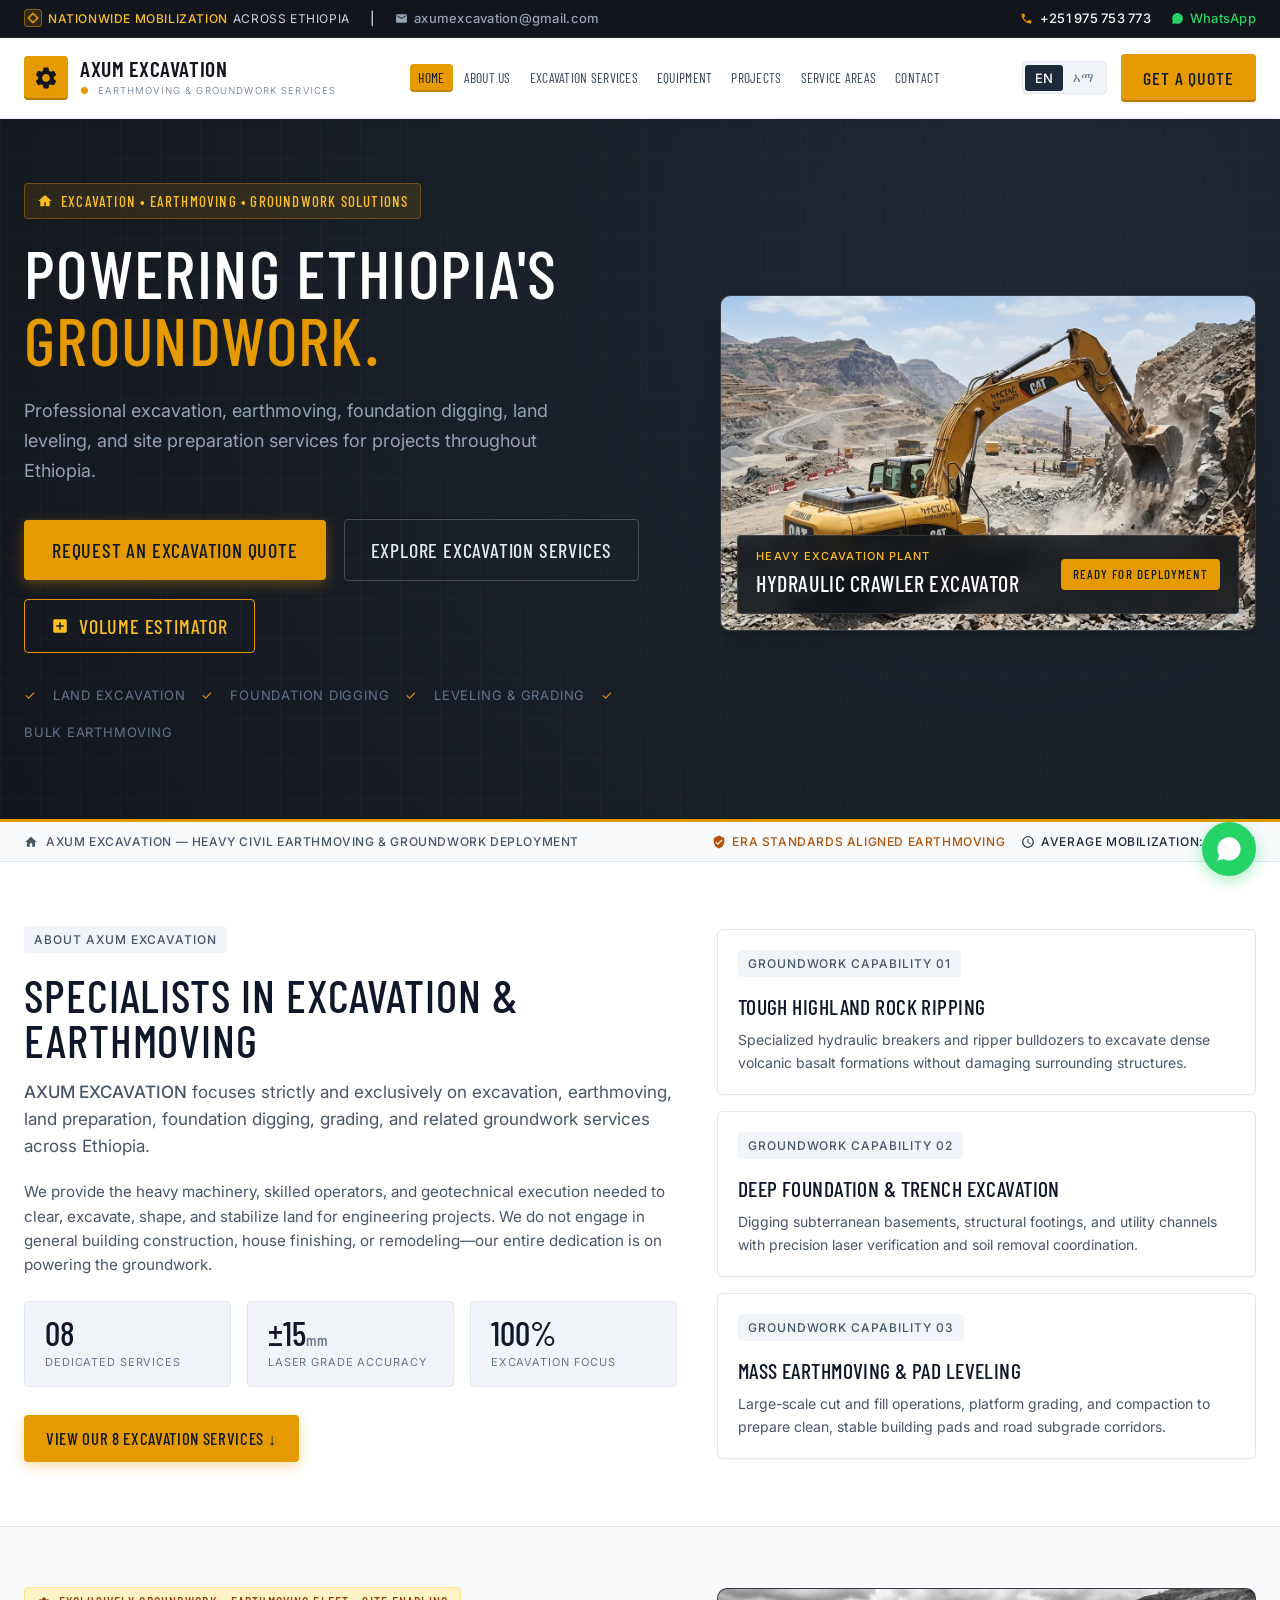
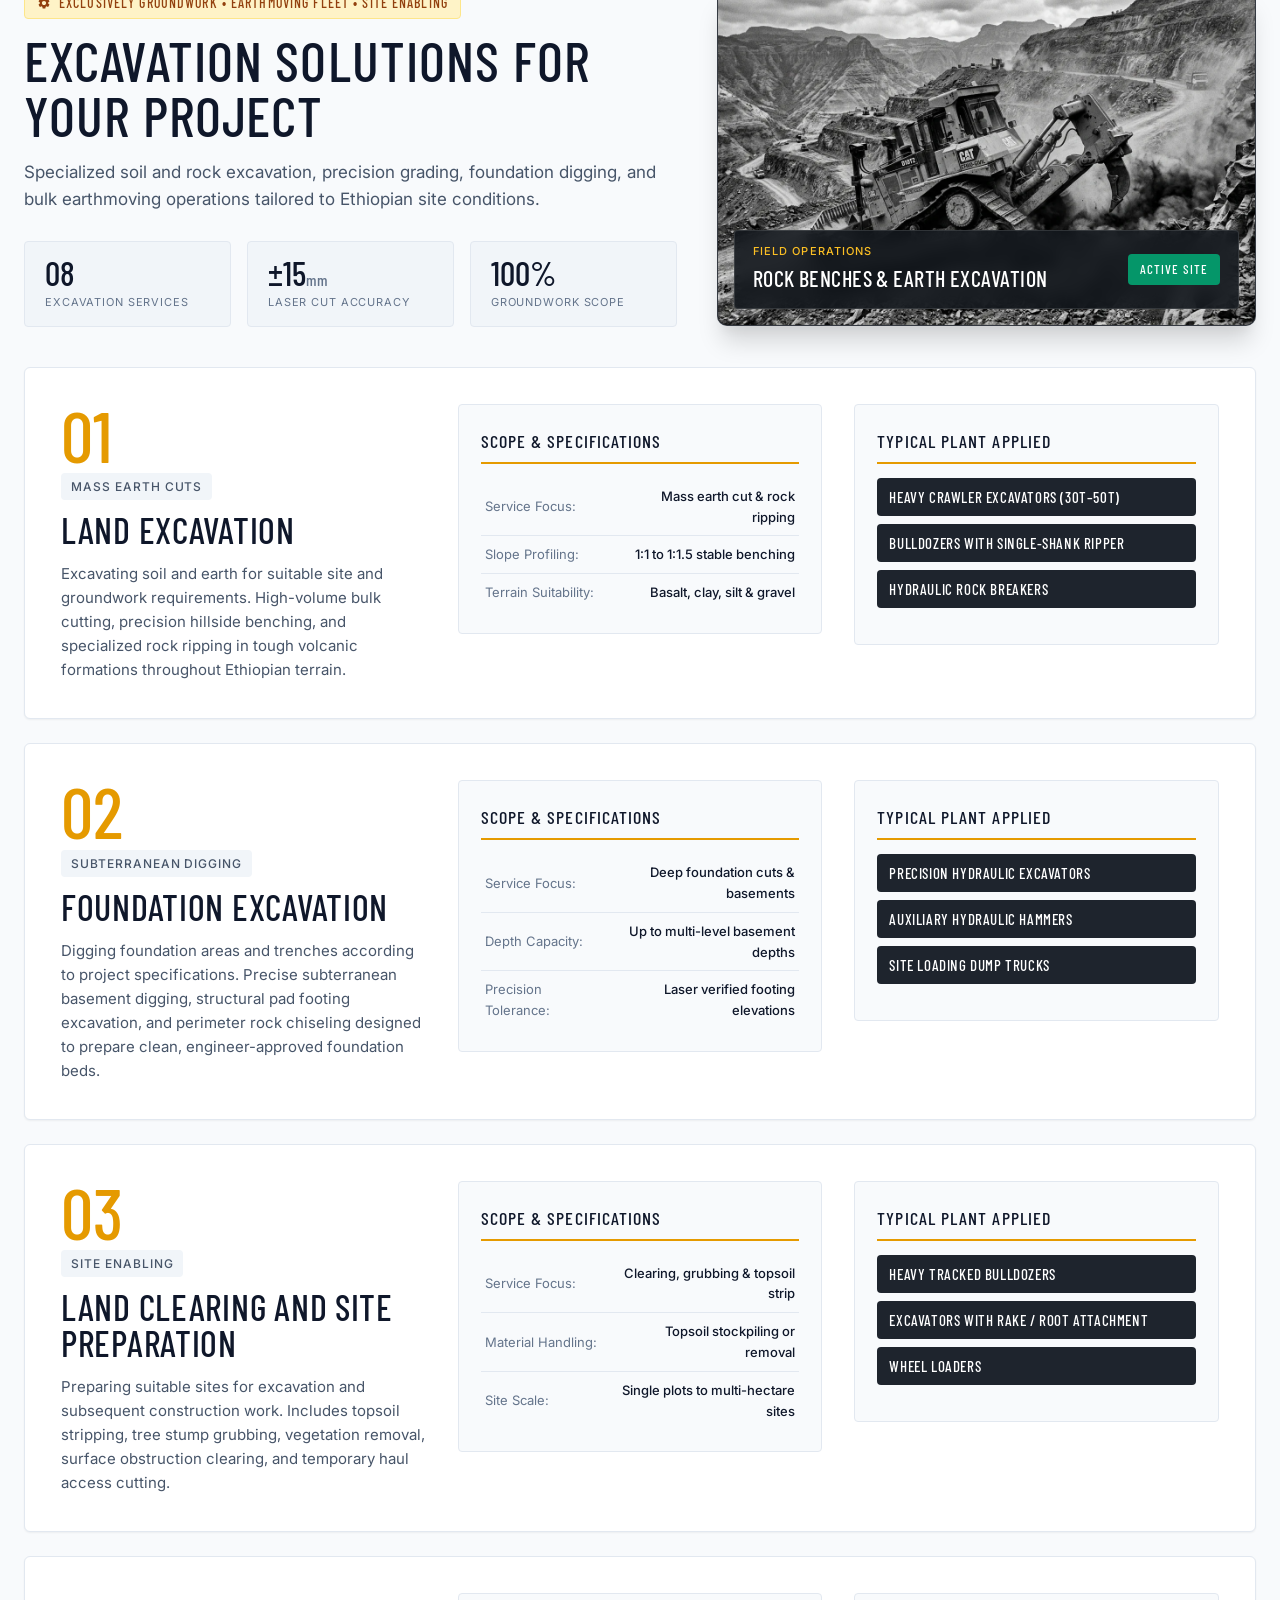
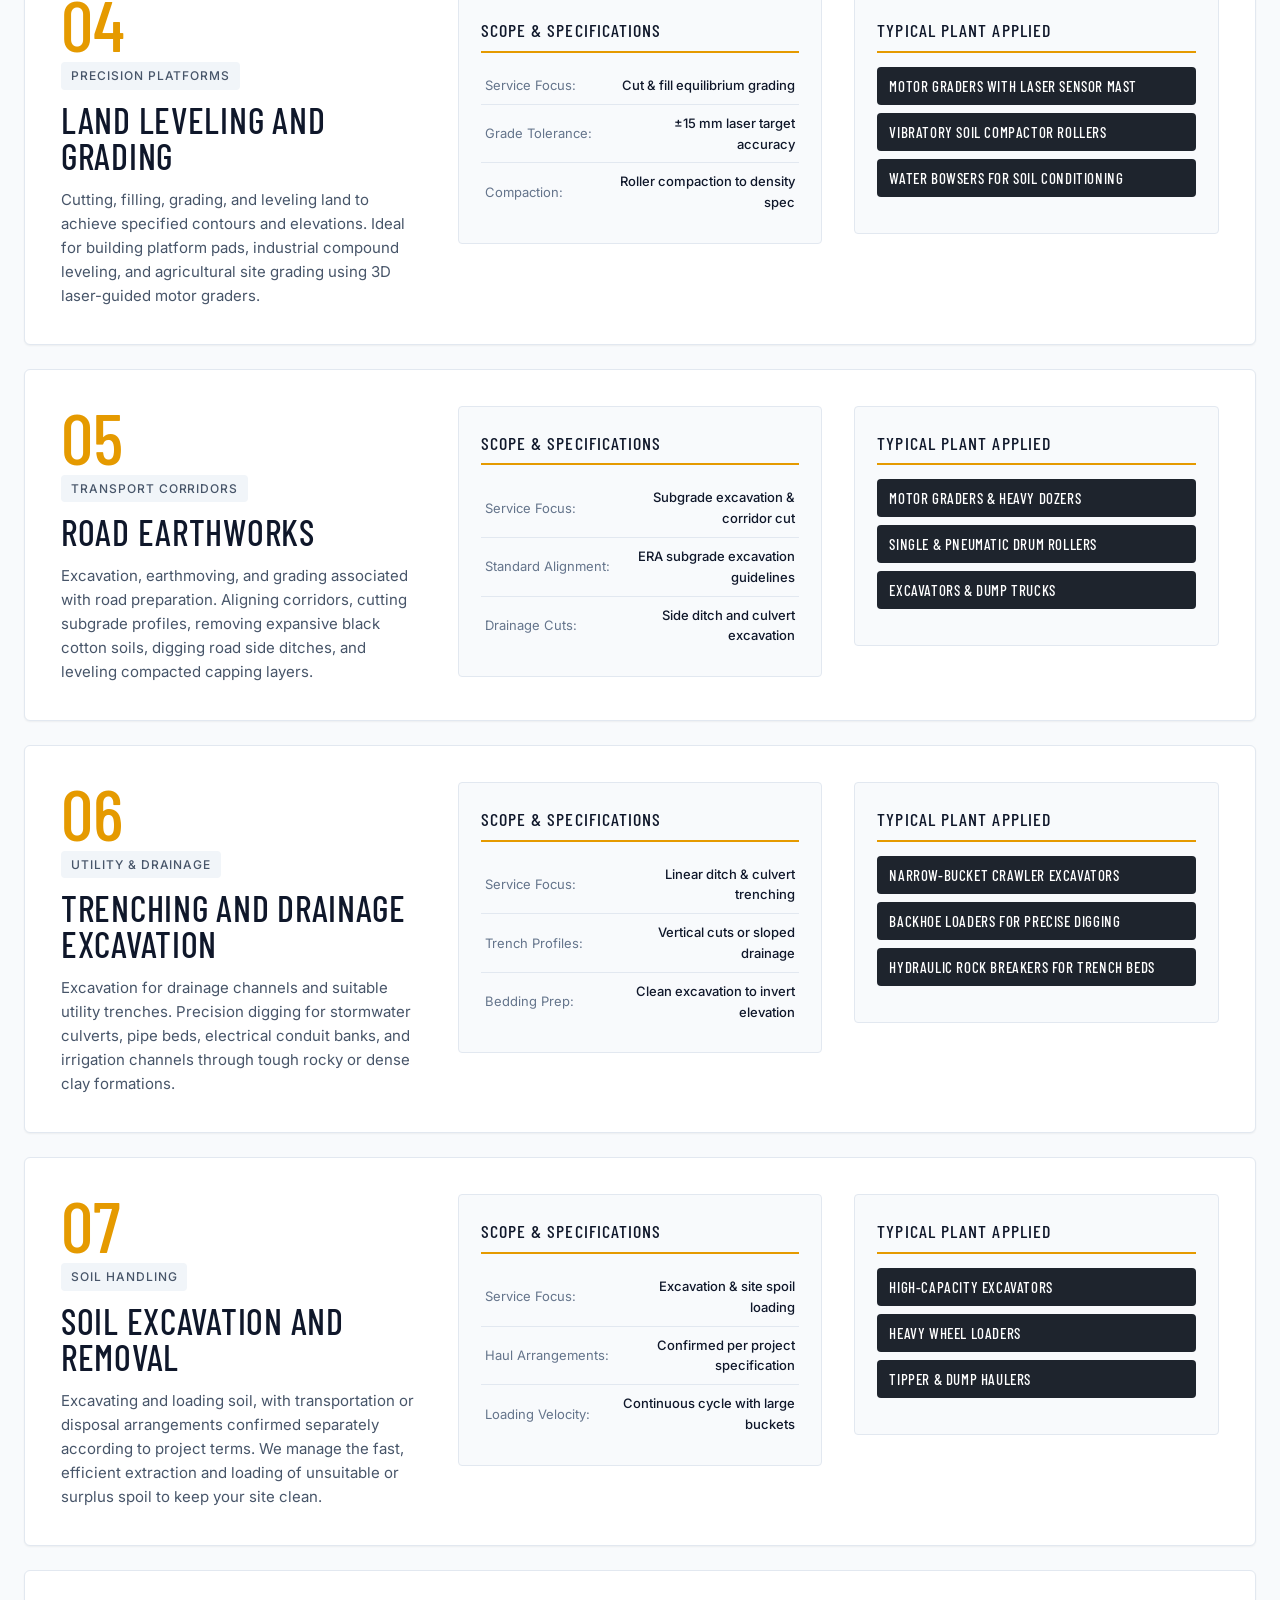
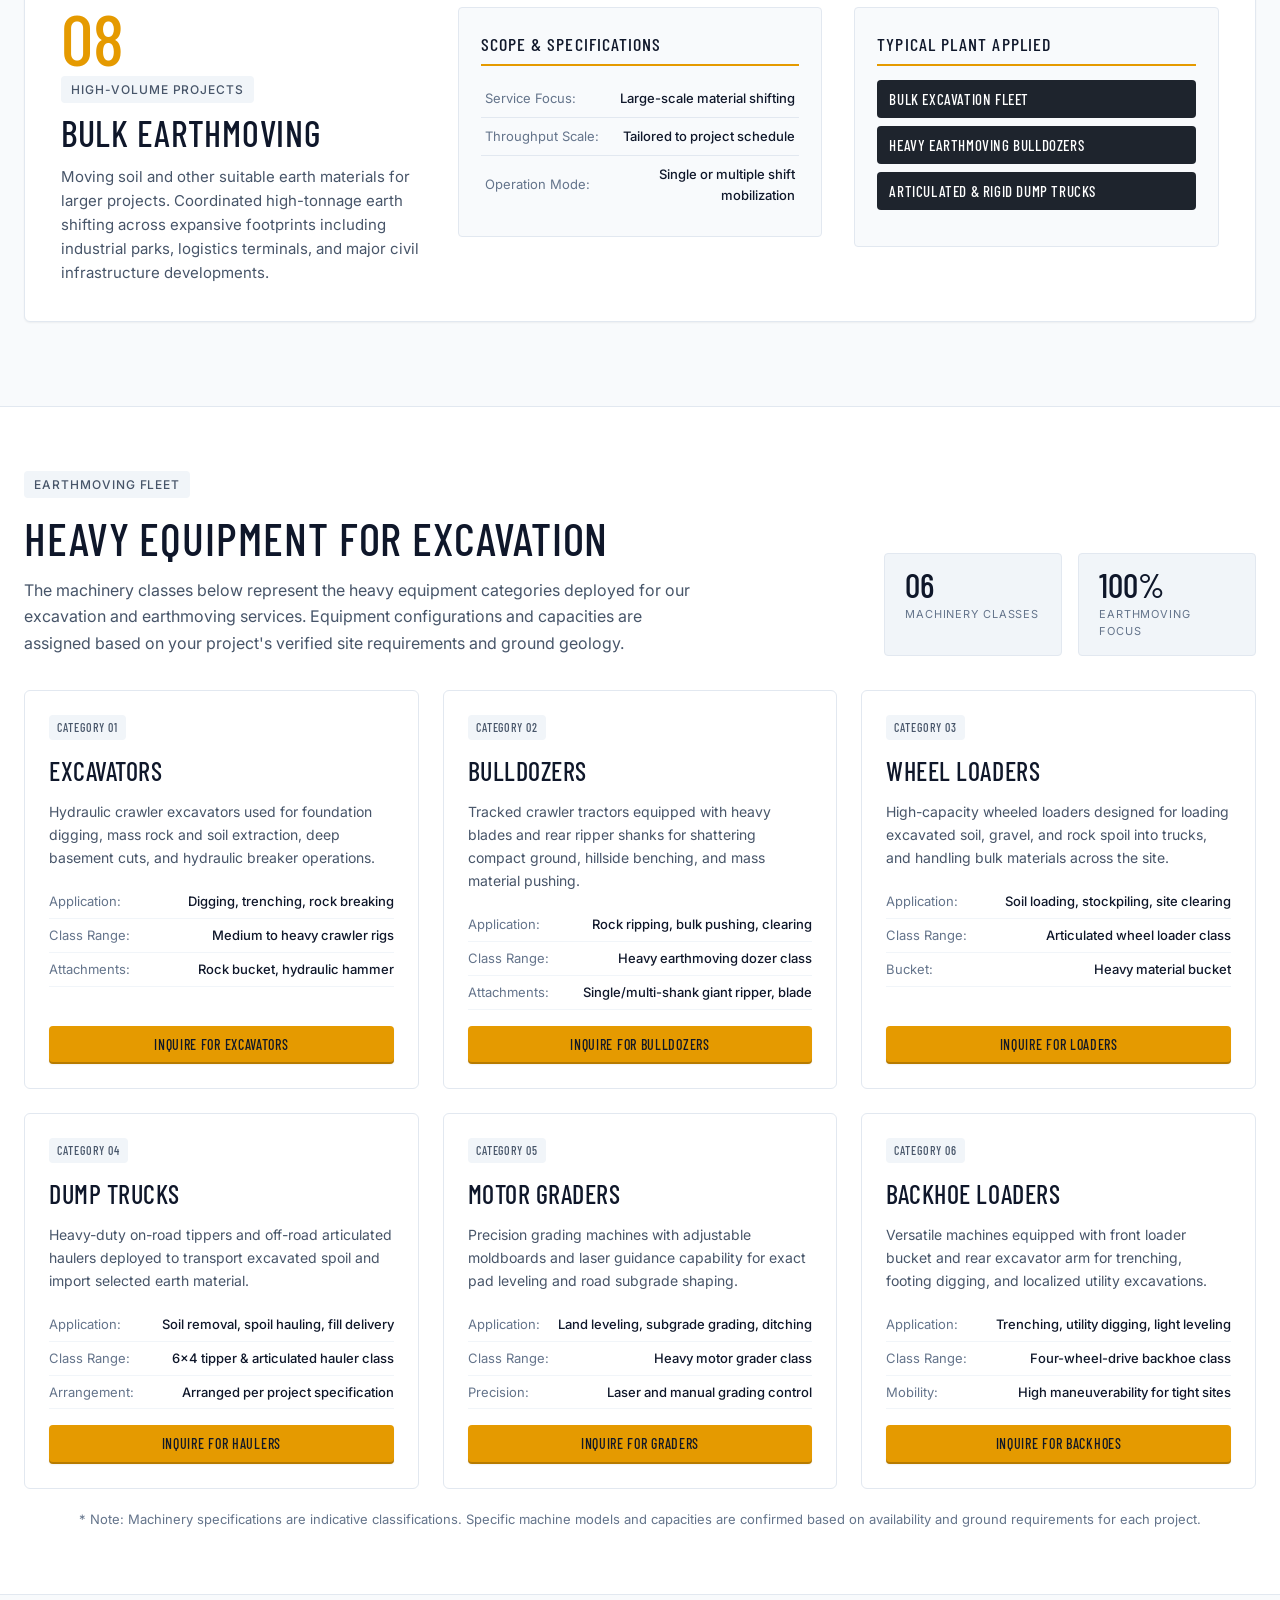
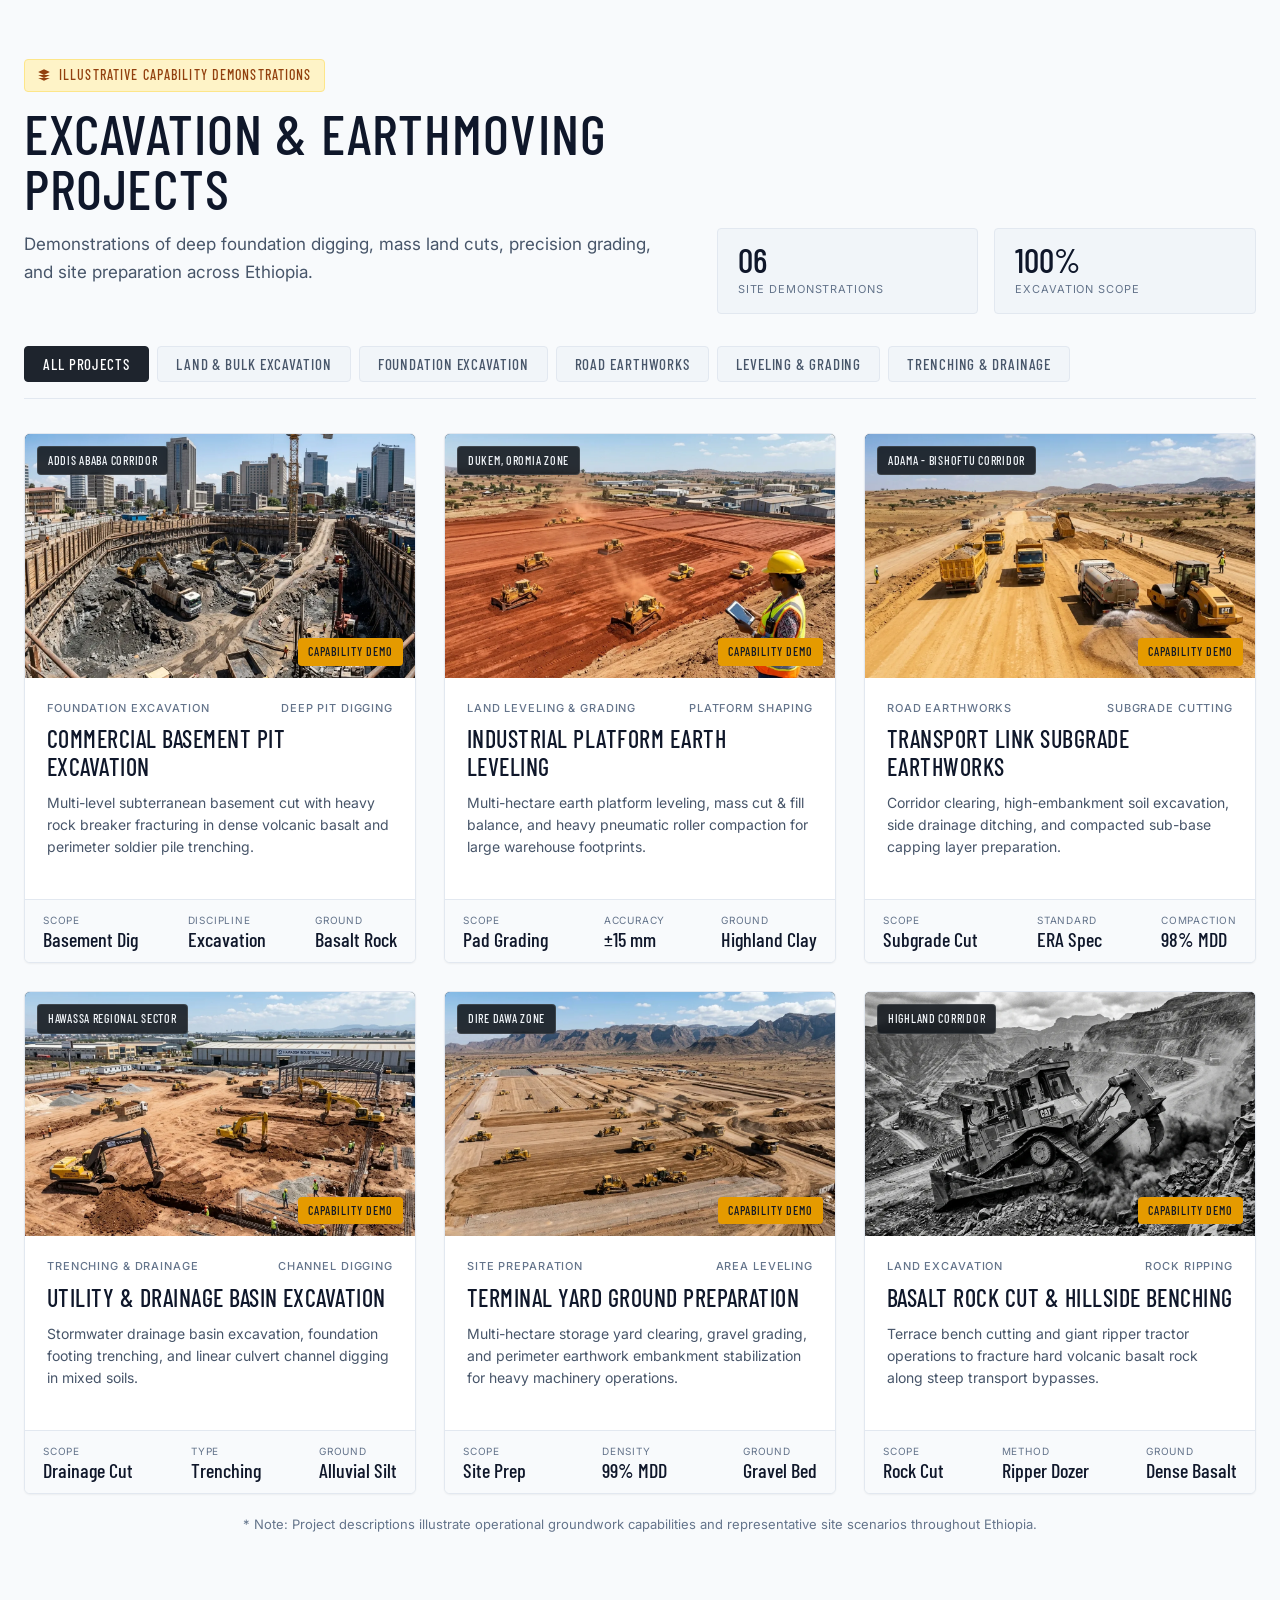
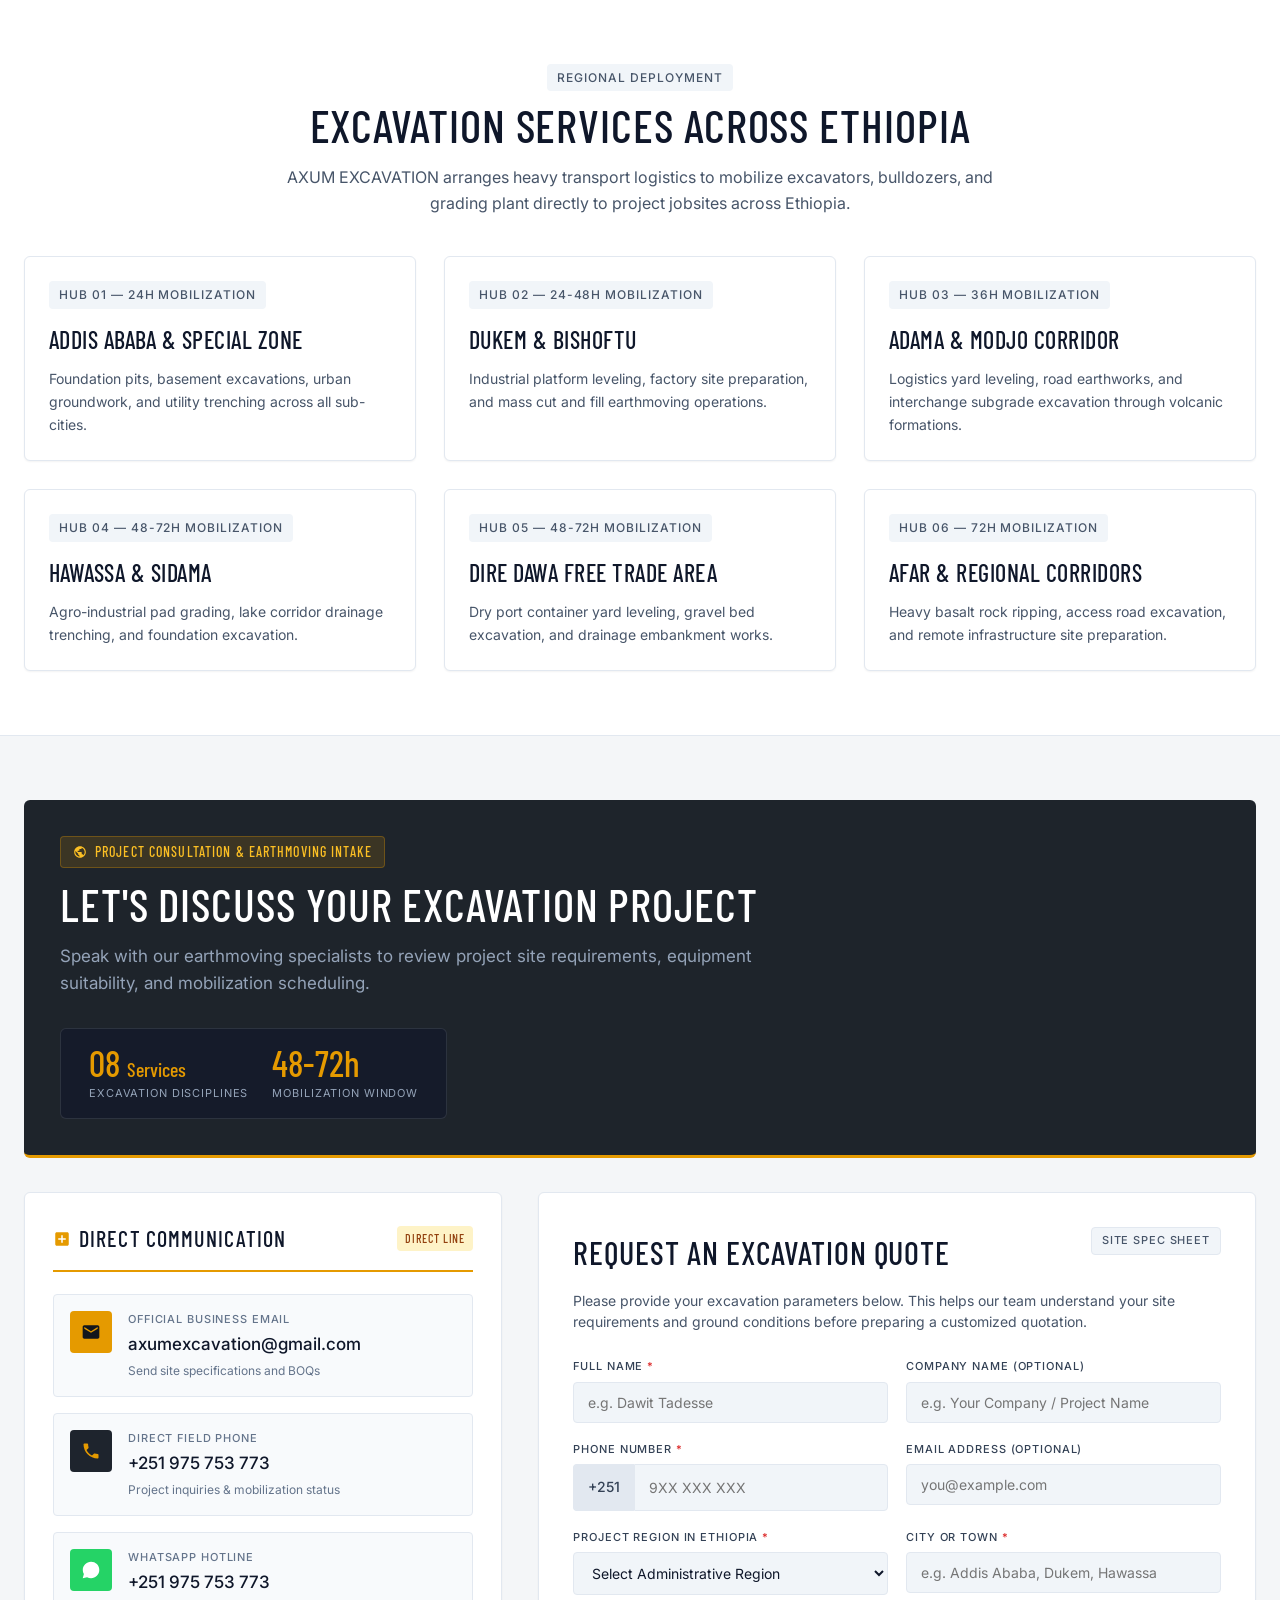
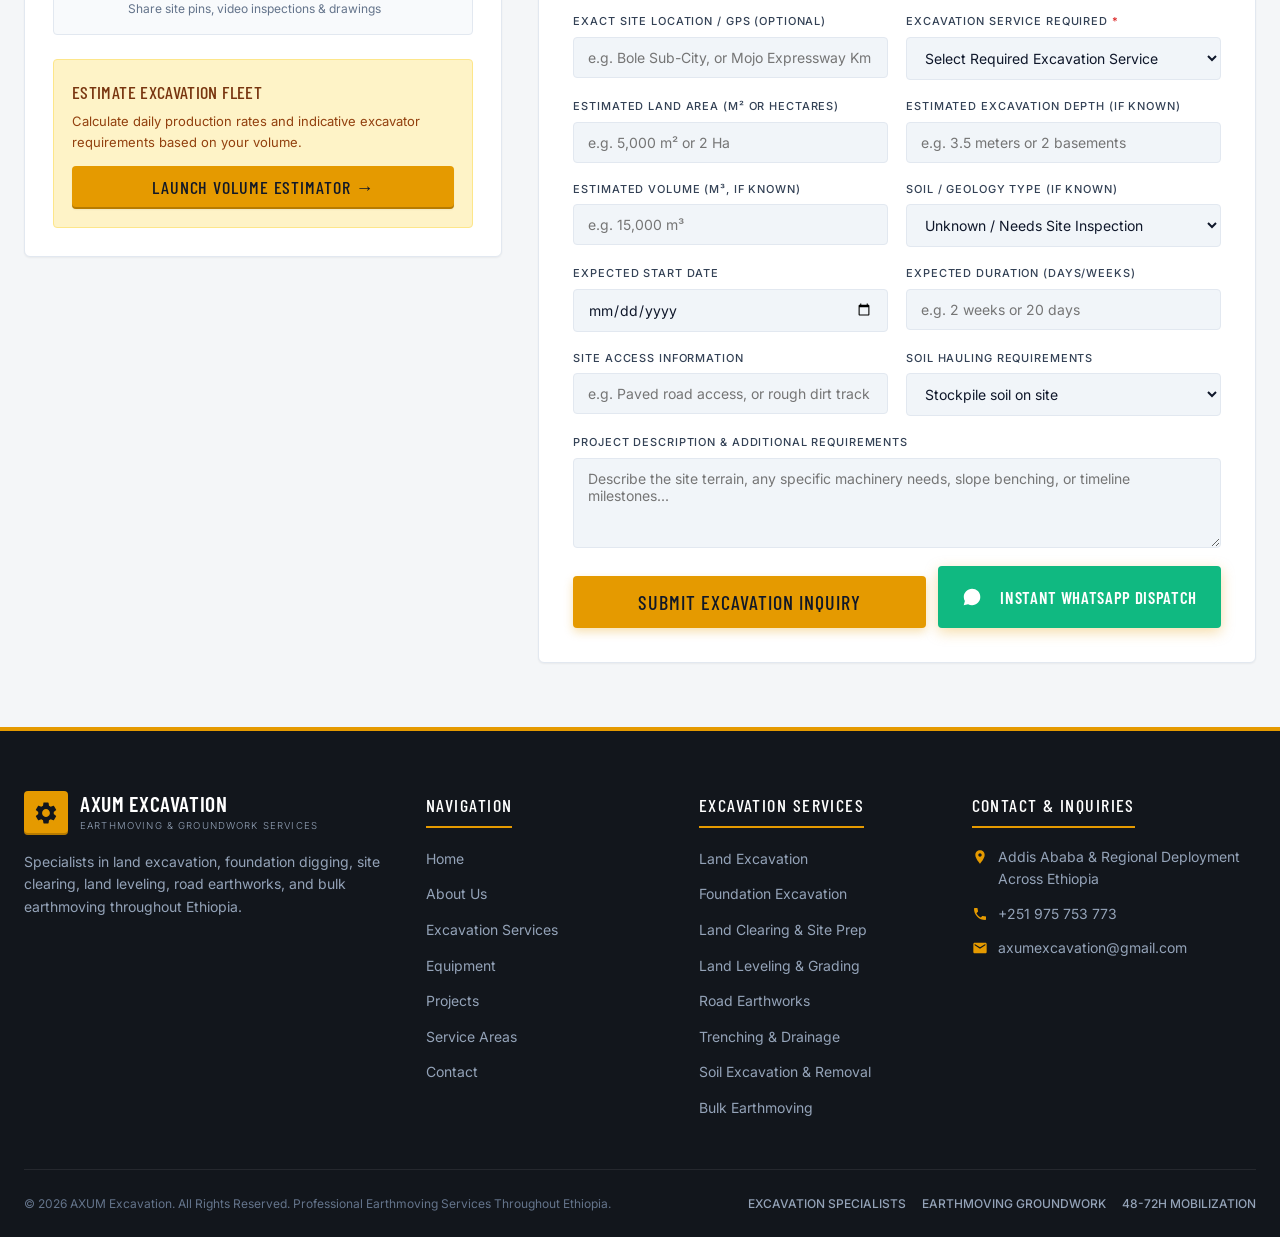
<file: index.html>
<!DOCTYPE html>
<html lang="en">
<head>
  <meta charset="UTF-8">
  <meta name="viewport" content="width=device-width, initial-scale=1.0">
  <title>AXUM Excavation — Professional Excavation & Earthmoving Services Ethiopia</title>
  <meta name="description" content="AXUM Excavation specializes in professional excavation, earthmoving, foundation digging, land leveling, road earthworks, and site preparation services throughout Ethiopia.">
  <link rel="canonical" href="https://axumexcavation.com/">
  <meta name="theme-color" content="#14181f">

  <!-- Open Graph / Facebook / LinkedIn / WhatsApp Preview -->
  <meta property="og:type" content="website">
  <meta property="og:url" content="https://axumexcavation.com/">
  <meta property="og:title" content="AXUM Excavation — Heavy Civil Earthmoving & Groundwork Ethiopia">
  <meta property="og:description" content="Specialized soil and rock excavation, precision grading, foundation digging, and bulk earthmoving operations tailored to Ethiopian site conditions. 48-72h mobilization.">
  <meta property="og:image" content="assets/images/cat336-hero.jpg">
  <meta property="og:locale" content="en_US">
  <meta property="og:locale:alternate" content="am_ET">

  <!-- Twitter Card -->
  <meta name="twitter:card" content="summary_large_image">
  <meta name="twitter:title" content="AXUM Excavation — Heavy Civil Earthmoving Ethiopia">
  <meta name="twitter:description" content="Professional excavation, rock ripping, basement digging, and site grading services throughout Ethiopia.">
  <meta name="twitter:image" content="assets/images/cat336-hero.jpg">

  <link rel="stylesheet" href="css/style.css">
  <link rel="icon" type="image/svg+xml" href="data:image/svg+xml,<svg xmlns='http://www.w3.org/2000/svg' viewBox='0 0 24 24' fill='%23e59a00'><path d='M19 9h-4V3H9v6H5l7 7 7-7zM5 18v2h14v-2H5z'/></svg>">

  <!-- JSON-LD Structured Data for Ethiopian Civil Earthmoving Contractor -->
  <script type="application/ld+json">
  {
    "@context": "https://schema.org",
    "@type": "GeneralContractor",
    "name": "AXUM Excavation",
    "alternateName": "አክሱም ቁፋሮ",
    "description": "Professional excavation, earthmoving, deep foundation digging, rock benching, land leveling, and site preparation services across Ethiopia.",
    "url": "https://axumexcavation.com/",
    "logo": "https://axumexcavation.com/assets/images/cat336-hero.jpg",
    "image": "https://axumexcavation.com/assets/images/cat336-hero.jpg",
    "telephone": "+251975753773",
    "email": "axumexcavation@gmail.com",
    "address": {
      "@type": "PostalAddress",
      "addressLocality": "Addis Ababa",
      "addressRegion": "Addis Ababa",
      "addressCountry": "ET"
    },
    "geo": {
      "@type": "GeoCoordinates",
      "latitude": 9.005401,
      "longitude": 38.763611
    },
    "areaServed": [
      { "@type": "AdministrativeArea", "name": "Addis Ababa" },
      { "@type": "AdministrativeArea", "name": "Oromia" },
      { "@type": "AdministrativeArea", "name": "Amhara" },
      { "@type": "AdministrativeArea", "name": "Sidama" },
      { "@type": "AdministrativeArea", "name": "Dire Dawa" }
    ],
    "priceRange": "$$$",
    "openingHoursSpecification": [
      {
        "@type": "OpeningHoursSpecification",
        "dayOfWeek": ["Monday", "Tuesday", "Wednesday", "Thursday", "Friday", "Saturday"],
        "opens": "07:30",
        "closes": "18:30"
      }
    ],
    "hasOfferCatalog": {
      "@type": "OfferCatalog",
      "name": "AXUM Excavation & Earthmoving Services",
      "itemListElement": [
        { "@type": "Offer", "itemOffered": { "@type": "Service", "name": "Land Excavation & Rock Ripping" } },
        { "@type": "Offer", "itemOffered": { "@type": "Service", "name": "Foundation & Basement Excavation" } },
        { "@type": "Offer", "itemOffered": { "@type": "Service", "name": "Site Clearing & Earth Preparation" } },
        { "@type": "Offer", "itemOffered": { "@type": "Service", "name": "Precision Land Leveling & Grading" } },
        { "@type": "Offer", "itemOffered": { "@type": "Service", "name": "Road Earthworks & Subgrade Cutting" } },
        { "@type": "Offer", "itemOffered": { "@type": "Service", "name": "Trenching & Drainage Excavation" } },
        { "@type": "Offer", "itemOffered": { "@type": "Service", "name": "Bulk Earthmoving & Soil Removal" } }
      ]
    }
  }
  </script>
</head>
<body>
  <a href="#main-content" class="skip-to-content">Skip to main content</a>

  <!-- TOP BAR -->
  <aside class="top-bar" aria-label="Quick contact and mobilization hotline">
    <div class="container top-bar-inner">
      <!-- Tier 1: Nationwide Mobilization on left, Mobile Language Switcher on right -->
      <div class="top-bar-tier1">
        <div class="top-bar-left">
          <span class="top-bar-tag">
            <span class="mob-diamond-badge" aria-hidden="true">
              <svg viewBox="0 0 24 24"><path d="M12 2L2 12l10 10 10-10L12 2zm0 3.8L18.2 12 12 18.2 5.8 12 12 5.8z"/></svg>
            </span>
            <span class="tag-text"><strong class="tag-bold" data-i18n="top_nationwide_bold">NATIONWIDE MOBILIZATION</strong> <span class="tag-sub" data-i18n="top_nationwide_sub">ACROSS ETHIOPIA</span></span>
          </span>
          <span class="hide-mobile">|</span>
          <a href="mailto:axumexcavation@gmail.com" class="top-bar-link hide-mobile">
            <svg viewBox="0 0 24 24"><path d="M20 4H4c-1.1 0-1.99.9-1.99 2L2 18c0 1.1.9 2 2 2h16c1.1 0 2-.9 2-2V6c0-1.1-.9-2-2-2zm0 4l-8 5-8-5V6l8 5 8-5v2z"/></svg>
            axumexcavation@gmail.com
          </a>
        </div>

        <div class="top-bar-lang hide-desktop">
          <div class="lang-toggle" role="group" aria-label="Language selector">
            <button class="lang-btn active" data-lang="en">EN</button>
            <button class="lang-btn" data-lang="am">አማ</button>
          </div>
        </div>
      </div>

      <!-- Tier 2: Dispatch line, WhatsApp button, and Get Quote button -->
      <div class="top-bar-right">
        <a href="tel:+251975753773" class="top-bar-link dispatch-pill" aria-label="Call Dispatch Line">
          <div class="dispatch-icon">
            <svg viewBox="0 0 24 24"><path d="M6.62 10.79c1.44 2.83 3.76 5.14 6.59 6.59l2.2-2.2c.27-.27.67-.36 1.02-.24 1.12.37 2.33.57 3.57.57.55 0 1 .45 1 1V20c0 .55-.45 1-1 1-9.39 0-17-7.61-17-17 0-.55.45-1 1-1h3.5c.55 0 1 .45 1 1 0 1.25.2 2.45.57 3.57.11.35.03.74-.25 1.02l-2.2 2.2z"/></svg>
          </div>
          <div class="dispatch-details">
            <span class="dispatch-label" data-i18n="dispatch_line">DISPATCH LINE</span>
            <span class="dispatch-phone">+251 975 753 773</span>
          </div>
        </a>
        <a href="https://wa.me/251975753773" target="_blank" rel="noopener noreferrer" class="top-bar-link whatsapp-pill" aria-label="Chat on WhatsApp">
          <svg viewBox="0 0 24 24"><path d="M12.04 2c-5.46 0-9.91 4.45-9.91 9.91 0 1.75.46 3.45 1.32 4.95L2.05 22l5.25-1.38c1.45.79 3.08 1.21 4.74 1.21 5.46 0 9.91-4.45 9.91-9.91 0-2.65-1.03-5.14-2.9-7.01A9.816 9.816 0 0 0 12.04 2z"/></svg>
          <span>WhatsApp</span>
        </a>
      </div>
    </div>
  </aside>

  <!-- MAIN NAVIGATION HEADER -->
  <header class="main-header">
    <div class="container header-inner">
      <a href="#home" class="brand-logo" aria-label="AXUM Excavation Home">
        <div class="brand-icon">
          <svg viewBox="0 0 24 24">
            <path d="M19.14 12.94c.04-.3.06-.61.06-.94 0-.32-.02-.64-.07-.94l2.03-1.58a.49.49 0 0 0 .12-.61l-1.92-3.32a.488.488 0 0 0-.59-.22l-2.39.96c-.5-.38-1.03-.7-1.62-.94l-.36-2.54a.484.484 0 0 0-.48-.41h-3.84c-.24 0-.43.17-.47.41l-.36 2.54c-.59.24-1.13.57-1.62.94l-2.39-.96c-.22-.08-.47 0-.59.22L2.74 8.87c-.12.21-.08.47.12.61l2.03 1.58c-.05.3-.09.63-.09.94s.02.64.07.94l-2.03 1.58a.49.49 0 0 0-.12.61l1.92 3.32c.12.22.37.29.59.22l2.39-.96c.5.38 1.03.7 1.62.94l.36 2.54c.05.24.24.41.48.41h3.84c.24 0 .44-.17.47-.41l.36-2.54c.59-.24 1.13-.56 1.62-.94l2.39.96c.22.08.47 0 .59-.22l1.92-3.32c.12-.22.07-.47-.12-.61l-2.01-1.58zM12 15.6c-1.98 0-3.6-1.62-3.6-3.6s1.62-3.6 3.6-3.6 3.6 1.62 3.6 3.6-1.62 3.6-3.6 3.6z"/>
          </svg>
        </div>
        <div class="brand-text">
          <span class="brand-name" data-i18n="brand_name">AXUM EXCAVATION</span>
          <span class="brand-sub"><span class="brand-dot">●</span> <span data-i18n="brand_sub">Earthmoving & Groundwork Services</span></span>
        </div>
      </a>

      <!-- Desktop Navigation Matching Section 6 -->
      <nav aria-label="Primary Navigation">
        <ul class="nav-menu">
          <li><a href="#home" class="nav-link active" data-i18n="nav_home">Home</a></li>
          <li><a href="#about" class="nav-link" data-i18n="nav_about">About Us</a></li>
          <li><a href="#services" class="nav-link" data-i18n="nav_services">Excavation Services</a></li>
          <li><a href="#equipment" class="nav-link" data-i18n="nav_equipment">Equipment</a></li>
          <li><a href="#projects" class="nav-link" data-i18n="nav_projects">Projects</a></li>
          <li><a href="#service-areas" class="nav-link" data-i18n="nav_service_areas">Service Areas</a></li>
          <li><a href="#contact" class="nav-link" data-i18n="nav_contact">Contact</a></li>
          <li class="mobile-menu-cta"><a href="#contact" class="btn-primary" style="width:100%; justify-content:center; text-align:center; padding:12px; font-size:1.05rem;" data-i18n="btn_get_quote">Get A Quote</a></li>
        </ul>
      </nav>

      <!-- Language Switcher & Quote CTA -->
      <div class="header-actions">
        <div class="lang-toggle" role="group" aria-label="Language selector">
          <button class="lang-btn active" data-lang="en">EN</button>
          <button class="lang-btn" data-lang="am">አማ</button>
        </div>
        <a href="#contact" class="btn-quote" data-i18n="btn_get_quote">Get A Quote</a>
        <button class="mobile-toggle" aria-label="Toggle navigation menu" aria-expanded="false">
          <svg width="24" height="24" viewBox="0 0 24 24" fill="currentColor"><path d="M3 18h18v-2H3v2zm0-5h18v-2H3v2zm0-7v2h18V6H3z"/></svg>
        </button>
      </div>
    </div>
  </header>

  <main id="main-content">
    <!-- ====================================================================
         SECTION 1: HOME HERO (EXCAVATION & EARTHMOVING EXCLUSIVE)
         ==================================================================== -->
    <section class="hero-dark" id="home">
      <div class="container">
        <div class="hero-grid">
          <div class="hero-content">
            <div class="hero-tag">
              <svg viewBox="0 0 24 24"><path d="M12 3L2 12h3v8h6v-6h2v6h6v-8h3L12 3z"/></svg>
              <span>Excavation • Earthmoving • Groundwork Solutions</span>
            </div>
            <h1 class="hero-title">
              <span data-i18n="hero_title_1">POWERING ETHIOPIA'S</span>
              <span class="highlight" data-i18n="hero_title_2">GROUNDWORK.</span>
            </h1>
            <p class="hero-desc" data-i18n="hero_desc">
              Professional excavation, earthmoving, foundation digging, land leveling, and site preparation services for projects throughout Ethiopia.
            </p>
            <div class="hero-actions">
              <a href="#contact" class="btn-primary" data-i18n="btn_request_quote">
                REQUEST AN EXCAVATION QUOTE &rarr;
              </a>
              <a href="#services" class="btn-ghost" data-i18n="btn_explore_services">
                EXPLORE EXCAVATION SERVICES
              </a>
              <button class="btn-ghost" data-open-quote-calc style="border-color:var(--color-primary); color:var(--color-hazard-yellow);">
                <svg width="18" height="18" viewBox="0 0 24 24" fill="currentColor"><path d="M19 3H5c-1.1 0-2 .9-2 2v14c0 1.1.9 2 2 2h14c1.1 0 2-.9 2-2V5c0-1.1-.9-2-2-2zm-2 10h-4v4h-2v-4H7v-2h4V7h2v4h4v2z"/></svg>
                Volume Estimator
              </button>
            </div>
            <div class="hero-sectors-list">
              <span class="check">&#10003;</span> Land Excavation
              <span class="check">&#10003;</span> Foundation Digging
              <span class="check">&#10003;</span> Leveling & Grading
              <span class="check">&#10003;</span> Bulk Earthmoving
            </div>
          </div>

          <!-- Hero Media Card with Heavy CAT Excavator -->
          <div class="fleet-card-media">
            <div class="img-wrapper">
              <picture>
                <source srcset="assets/images/cat336-hero.webp" type="image/webp">
                <img src="assets/images/cat336-hero.jpg" alt="Heavy hydraulic crawler excavator operating in Ethiopian rock terrain" width="640" height="400" fetchpriority="high" decoding="async">
              </picture>
            </div>
            <div class="fleet-card-meta">
              <div class="fleet-meta-info">
                <span class="fleet-category-tag">Heavy Excavation Plant</span>
                <span class="fleet-unit-name">Hydraulic Crawler Excavator</span>
              </div>
              <span class="badge-operational">Ready For Deployment</span>
            </div>
          </div>
        </div>
      </div>
    </section>

    <!-- KEY STANDARDS & MOBILIZATION STRIP -->
    <div class="registry-strip">
      <div class="container registry-inner">
        <div class="registry-path">
          <svg viewBox="0 0 24 24"><path d="M10 20v-6h4v6h5v-8h3L12 3 2 12h3v8z"/></svg>
          <span>AXUM EXCAVATION — Heavy Civil Earthmoving & Groundwork Deployment</span>
        </div>
        <div class="registry-badges">
          <span class="registry-badge-item highlight">
            <svg viewBox="0 0 24 24"><path d="M12 1L3 5v6c0 5.55 3.84 10.74 9 12 5.16-1.26 9-6.45 9-12V5l-9-4zm-2 16l-4-4 1.41-1.41L10 14.17l6.59-6.59L18 9l-8 8z"/></svg>
            <span data-i18n="era_standards">ERA Standards Aligned Earthmoving</span>
          </span>
          <span class="registry-badge-item">
            <svg viewBox="0 0 24 24"><path d="M11.99 2C6.47 2 2 6.48 2 12s4.47 10 9.99 10C17.52 22 22 17.52 22 12S17.52 2 11.99 2zM12 20c-4.42 0-8-3.58-8-8s3.58-8 8-8 8 3.58 8 8-3.58 8-8 8zm.5-13H11v6l5.25 3.15.75-1.23-4.5-2.67z"/></svg>
            <span data-i18n="avg_mobilization">Average Mobilization: 48-72h</span>
          </span>
        </div>
      </div>
    </div>

    <!-- ====================================================================
         SECTION 2: ABOUT US (SPECIALISTS IN EXCAVATION & EARTHMOVING)
         ==================================================================== -->
    <section class="services-section" id="about" style="background:#ffffff; padding:64px 0;">
      <div class="container">
        <div class="subpage-hero-grid" style="align-items:center;">
          <div>
            <span class="discipline-badge">About AXUM EXCAVATION</span>
            <h2 class="subpage-title" data-i18n="heading_about" style="font-size:2.85rem; margin-top:8px;">
              SPECIALISTS IN EXCAVATION & EARTHMOVING
            </h2>
            <p class="subpage-desc" style="margin-bottom:20px;">
              <strong>AXUM EXCAVATION</strong> focuses strictly and exclusively on excavation, earthmoving, land preparation, foundation digging, grading, and related groundwork services across Ethiopia.
            </p>
            <p style="color:var(--text-dark-secondary); margin-bottom:24px; font-size:0.95rem; line-height:1.6;">
              We provide the heavy machinery, skilled operators, and geotechnical execution needed to clear, excavate, shape, and stabilize land for engineering projects. We do not engage in general building construction, house finishing, or remodeling—our entire dedication is on powering the groundwork.
            </p>
            <div class="metrics-row" style="margin-bottom:28px;">
              <div class="metric-box">
                <div class="metric-box-val">08</div>
                <div class="metric-box-label">Dedicated Services</div>
              </div>
              <div class="metric-box">
                <div class="metric-box-val">±15<span class="unit">mm</span></div>
                <div class="metric-box-label">Laser Grade Accuracy</div>
              </div>
              <div class="metric-box">
                <div class="metric-box-val">100%</div>
                <div class="metric-box-label">Excavation Focus</div>
              </div>
            </div>
            <a href="#services" class="btn-primary" style="font-size:1.05rem; padding:10px 22px;">
              View Our 8 Excavation Services &darr;
            </a>
          </div>

          <!-- 3 Focus Areas -->
          <div style="display:flex; flex-direction:column; gap:16px;">
            <div class="discipline-card" style="padding:20px;">
              <span class="discipline-badge">Groundwork Capability 01</span>
              <h3 style="font-family:var(--font-display); font-size:1.35rem; text-transform:uppercase; color:#0f172a; margin-bottom:4px;">
                Tough Highland Rock Ripping
              </h3>
              <p style="font-size:0.875rem; color:var(--text-dark-secondary);">
                Specialized hydraulic breakers and ripper bulldozers to excavate dense volcanic basalt formations without damaging surrounding structures.
              </p>
            </div>

            <div class="discipline-card" style="padding:20px;">
              <span class="discipline-badge">Groundwork Capability 02</span>
              <h3 style="font-family:var(--font-display); font-size:1.35rem; text-transform:uppercase; color:#0f172a; margin-bottom:4px;">
                Deep Foundation & Trench Excavation
              </h3>
              <p style="font-size:0.875rem; color:var(--text-dark-secondary);">
                Digging subterranean basements, structural footings, and utility channels with precision laser verification and soil removal coordination.
              </p>
            </div>

            <div class="discipline-card" style="padding:20px;">
              <span class="discipline-badge">Groundwork Capability 03</span>
              <h3 style="font-family:var(--font-display); font-size:1.35rem; text-transform:uppercase; color:#0f172a; margin-bottom:4px;">
                Mass Earthmoving & Pad Leveling
              </h3>
              <p style="font-size:0.875rem; color:var(--text-dark-secondary);">
                Large-scale cut and fill operations, platform grading, and compaction to prepare clean, stable building pads and road subgrade corridors.
              </p>
            </div>
          </div>
        </div>
      </div>
    </section>

    <!-- ====================================================================
         SECTION 3: THE 8 EXCAVATION SERVICES (SECTION 3 OF SPECIFICATION)
         ==================================================================== -->
    <section class="services-section" id="services" style="padding:60px 0; background:#f8fafc;">
      <div class="container">
        <!-- Section Header Banner -->
        <div class="subpage-hero-grid" style="margin-bottom:40px;">
          <div class="subpage-hero-left">
            <div class="subpage-tag">
              <svg viewBox="0 0 24 24"><path d="M19.14 12.94c.04-.3.06-.61.06-.94 0-.32-.02-.64-.07-.94l2.03-1.58a.49.49 0 0 0 .12-.61l-1.92-3.32a.488.488 0 0 0-.59-.22l-2.39.96c-.5-.38-1.03-.7-1.62-.94l-.36-2.54a.484.484 0 0 0-.48-.41h-3.84c-.24 0-.43.17-.47.41l-.36 2.54c-.59.24-1.13.57-1.62.94l-2.39-.96c-.22-.08-.47 0-.59.22L2.74 8.87c-.12.21-.08.47.12.61l2.03 1.58c-.05.3-.09.63-.09.94s.02.64.07.94l-2.03 1.58a.49.49 0 0 0-.12.61l1.92 3.32c.12.22.37.29.59.22l2.39-.96c.5.38 1.03.7 1.62.94l.36 2.54c.05.24.24.41.48.41h3.84c.24 0 .44-.17.47-.41l.36-2.54c.59-.24 1.13-.56 1.62-.94l2.39.96c.22.08.47 0 .59-.22l1.92-3.32c.12-.22.07-.47-.12-.61l-2.01-1.58zM12 15.6c-1.98 0-3.6-1.62-3.6-3.6s1.62-3.6 3.6-3.6 3.6 1.62 3.6 3.6-1.62 3.6-3.6 3.6z"/></svg>
              <span>Exclusively Groundwork • Earthmoving Fleet • Site Enabling</span>
            </div>
            <h2 class="subpage-title" data-i18n="heading_services">EXCAVATION SOLUTIONS FOR YOUR PROJECT</h2>
            <p class="subpage-desc" data-i18n="services_hero_desc">
              Specialized soil and rock excavation, precision grading, foundation digging, and bulk earthmoving operations tailored to Ethiopian site conditions.
            </p>
            <div class="metrics-row">
              <div class="metric-box">
                <div class="metric-box-val">08</div>
                <div class="metric-box-label" data-i18n="stat_disciplines">Excavation Services</div>
              </div>
              <div class="metric-box">
                <div class="metric-box-val">&plusmn;15<span class="unit">mm</span></div>
                <div class="metric-box-label" data-i18n="stat_accuracy">Laser Cut Accuracy</div>
              </div>
              <div class="metric-box">
                <div class="metric-box-val">100%</div>
                <div class="metric-box-label">Groundwork Scope</div>
              </div>
            </div>
          </div>

          <div class="fleet-card-media">
            <div class="img-wrapper">
              <picture>
                <source srcset="assets/images/basalt-rock-bench.webp" type="image/webp">
                <img src="assets/images/basalt-rock-bench.jpg" alt="Heavy earthmoving equipment ripping basalt rock benches" width="640" height="400" loading="lazy" decoding="async">
              </picture>
            </div>
            <div class="fleet-card-meta">
              <div class="fleet-meta-info">
                <span class="fleet-category-tag">Field Operations</span>
                <span class="fleet-unit-name">Rock Benches & Earth Excavation</span>
              </div>
              <span class="badge-active-rig">Active Site</span>
            </div>
          </div>
        </div>



        <!-- Service 01: Land Excavation -->
        <div class="discipline-card" id="sec-01" style="margin-bottom:24px;">
          <div class="discipline-header">
            <div class="discipline-overview">
              <span class="discipline-num">01</span>
              <span class="discipline-badge">Mass Earth Cuts</span>
              <h3 class="discipline-title">Land Excavation</h3>
              <p class="discipline-desc">
                Excavating soil and earth for suitable site and groundwork requirements. High-volume bulk cutting, precision hillside benching, and specialized rock ripping in tough volcanic formations throughout Ethiopian terrain.
              </p>
            </div>
            <div class="tech-spec-box">
              <div class="tech-spec-title"><span>Scope & Specifications</span></div>
              <table class="tech-spec-table">
                <tbody>
                  <tr><td class="tech-spec-label">Service Focus:</td><td class="tech-spec-value">Mass earth cut & rock ripping</td></tr>
                  <tr><td class="tech-spec-label">Slope Profiling:</td><td class="tech-spec-value">1:1 to 1:1.5 stable benching</td></tr>
                  <tr><td class="tech-spec-label">Terrain Suitability:</td><td class="tech-spec-value">Basalt, clay, silt & gravel</td></tr>
                </tbody>
              </table>
            </div>
            <div class="machinery-checklist-box">
              <div class="tech-spec-title"><span>Typical Plant Applied</span></div>
              <div class="machinery-pills-list">
                <span class="machinery-pill">Heavy Crawler Excavators (30T–50T)</span>
                <span class="machinery-pill">Bulldozers with Single-Shank Ripper</span>
                <span class="machinery-pill">Hydraulic Rock Breakers</span>
              </div>
            </div>
          </div>
        </div>

        <!-- Service 02: Foundation Excavation -->
        <div class="discipline-card" id="sec-02" style="margin-bottom:24px;">
          <div class="discipline-header">
            <div class="discipline-overview">
              <span class="discipline-num">02</span>
              <span class="discipline-badge">Subterranean Digging</span>
              <h3 class="discipline-title">Foundation Excavation</h3>
              <p class="discipline-desc">
                Digging foundation areas and trenches according to project specifications. Precise subterranean basement digging, structural pad footing excavation, and perimeter rock chiseling designed to prepare clean, engineer-approved foundation beds.
              </p>
            </div>
            <div class="tech-spec-box">
              <div class="tech-spec-title"><span>Scope & Specifications</span></div>
              <table class="tech-spec-table">
                <tbody>
                  <tr><td class="tech-spec-label">Service Focus:</td><td class="tech-spec-value">Deep foundation cuts & basements</td></tr>
                  <tr><td class="tech-spec-label">Depth Capacity:</td><td class="tech-spec-value">Up to multi-level basement depths</td></tr>
                  <tr><td class="tech-spec-label">Precision Tolerance:</td><td class="tech-spec-value">Laser verified footing elevations</td></tr>
                </tbody>
              </table>
            </div>
            <div class="machinery-checklist-box">
              <div class="tech-spec-title"><span>Typical Plant Applied</span></div>
              <div class="machinery-pills-list">
                <span class="machinery-pill">Precision Hydraulic Excavators</span>
                <span class="machinery-pill">Auxiliary Hydraulic Hammers</span>
                <span class="machinery-pill">Site Loading Dump Trucks</span>
              </div>
            </div>
          </div>
        </div>

        <!-- Service 03: Land Clearing and Site Preparation -->
        <div class="discipline-card" id="sec-03" style="margin-bottom:24px;">
          <div class="discipline-header">
            <div class="discipline-overview">
              <span class="discipline-num">03</span>
              <span class="discipline-badge">Site Enabling</span>
              <h3 class="discipline-title">Land Clearing and Site Preparation</h3>
              <p class="discipline-desc">
                Preparing suitable sites for excavation and subsequent construction work. Includes topsoil stripping, tree stump grubbing, vegetation removal, surface obstruction clearing, and temporary haul access cutting.
              </p>
            </div>
            <div class="tech-spec-box">
              <div class="tech-spec-title"><span>Scope & Specifications</span></div>
              <table class="tech-spec-table">
                <tbody>
                  <tr><td class="tech-spec-label">Service Focus:</td><td class="tech-spec-value">Clearing, grubbing & topsoil strip</td></tr>
                  <tr><td class="tech-spec-label">Material Handling:</td><td class="tech-spec-value">Topsoil stockpiling or removal</td></tr>
                  <tr><td class="tech-spec-label">Site Scale:</td><td class="tech-spec-value">Single plots to multi-hectare sites</td></tr>
                </tbody>
              </table>
            </div>
            <div class="machinery-checklist-box">
              <div class="tech-spec-title"><span>Typical Plant Applied</span></div>
              <div class="machinery-pills-list">
                <span class="machinery-pill">Heavy Tracked Bulldozers</span>
                <span class="machinery-pill">Excavators with Rake / Root Attachment</span>
                <span class="machinery-pill">Wheel Loaders</span>
              </div>
            </div>
          </div>
        </div>

        <!-- Service 04: Land Leveling and Grading -->
        <div class="discipline-card" id="sec-04" style="margin-bottom:24px;">
          <div class="discipline-header">
            <div class="discipline-overview">
              <span class="discipline-num">04</span>
              <span class="discipline-badge">Precision Platforms</span>
              <h3 class="discipline-title">Land Leveling and Grading</h3>
              <p class="discipline-desc">
                Cutting, filling, grading, and leveling land to achieve specified contours and elevations. Ideal for building platform pads, industrial compound leveling, and agricultural site grading using 3D laser-guided motor graders.
              </p>
            </div>
            <div class="tech-spec-box">
              <div class="tech-spec-title"><span>Scope & Specifications</span></div>
              <table class="tech-spec-table">
                <tbody>
                  <tr><td class="tech-spec-label">Service Focus:</td><td class="tech-spec-value">Cut & fill equilibrium grading</td></tr>
                  <tr><td class="tech-spec-label">Grade Tolerance:</td><td class="tech-spec-value">&plusmn;15 mm laser target accuracy</td></tr>
                  <tr><td class="tech-spec-label">Compaction:</td><td class="tech-spec-value">Roller compaction to density spec</td></tr>
                </tbody>
              </table>
            </div>
            <div class="machinery-checklist-box">
              <div class="tech-spec-title"><span>Typical Plant Applied</span></div>
              <div class="machinery-pills-list">
                <span class="machinery-pill">Motor Graders with Laser Sensor Mast</span>
                <span class="machinery-pill">Vibratory Soil Compactor Rollers</span>
                <span class="machinery-pill">Water Bowsers for Soil Conditioning</span>
              </div>
            </div>
          </div>
        </div>

        <!-- Service 05: Road Earthworks -->
        <div class="discipline-card" id="sec-05" style="margin-bottom:24px;">
          <div class="discipline-header">
            <div class="discipline-overview">
              <span class="discipline-num">05</span>
              <span class="discipline-badge">Transport Corridors</span>
              <h3 class="discipline-title">Road Earthworks</h3>
              <p class="discipline-desc">
                Excavation, earthmoving, and grading associated with road preparation. Aligning corridors, cutting subgrade profiles, removing expansive black cotton soils, digging road side ditches, and leveling compacted capping layers.
              </p>
            </div>
            <div class="tech-spec-box">
              <div class="tech-spec-title"><span>Scope & Specifications</span></div>
              <table class="tech-spec-table">
                <tbody>
                  <tr><td class="tech-spec-label">Service Focus:</td><td class="tech-spec-value">Subgrade excavation & corridor cut</td></tr>
                  <tr><td class="tech-spec-label">Standard Alignment:</td><td class="tech-spec-value">ERA subgrade excavation guidelines</td></tr>
                  <tr><td class="tech-spec-label">Drainage Cuts:</td><td class="tech-spec-value">Side ditch and culvert excavation</td></tr>
                </tbody>
              </table>
            </div>
            <div class="machinery-checklist-box">
              <div class="tech-spec-title"><span>Typical Plant Applied</span></div>
              <div class="machinery-pills-list">
                <span class="machinery-pill">Motor Graders & Heavy Dozers</span>
                <span class="machinery-pill">Single & Pneumatic Drum Rollers</span>
                <span class="machinery-pill">Excavators & Dump Trucks</span>
              </div>
            </div>
          </div>
        </div>

        <!-- Service 06: Trenching and Drainage Excavation -->
        <div class="discipline-card" id="sec-06" style="margin-bottom:24px;">
          <div class="discipline-header">
            <div class="discipline-overview">
              <span class="discipline-num">06</span>
              <span class="discipline-badge">Utility & Drainage</span>
              <h3 class="discipline-title">Trenching and Drainage Excavation</h3>
              <p class="discipline-desc">
                Excavation for drainage channels and suitable utility trenches. Precision digging for stormwater culverts, pipe beds, electrical conduit banks, and irrigation channels through tough rocky or dense clay formations.
              </p>
            </div>
            <div class="tech-spec-box">
              <div class="tech-spec-title"><span>Scope & Specifications</span></div>
              <table class="tech-spec-table">
                <tbody>
                  <tr><td class="tech-spec-label">Service Focus:</td><td class="tech-spec-value">Linear ditch & culvert trenching</td></tr>
                  <tr><td class="tech-spec-label">Trench Profiles:</td><td class="tech-spec-value">Vertical cuts or sloped drainage</td></tr>
                  <tr><td class="tech-spec-label">Bedding Prep:</td><td class="tech-spec-value">Clean excavation to invert elevation</td></tr>
                </tbody>
              </table>
            </div>
            <div class="machinery-checklist-box">
              <div class="tech-spec-title"><span>Typical Plant Applied</span></div>
              <div class="machinery-pills-list">
                <span class="machinery-pill">Narrow-Bucket Crawler Excavators</span>
                <span class="machinery-pill">Backhoe Loaders for Precise Digging</span>
                <span class="machinery-pill">Hydraulic Rock Breakers for Trench Beds</span>
              </div>
            </div>
          </div>
        </div>

        <!-- Service 07: Soil Excavation and Removal -->
        <div class="discipline-card" id="sec-07" style="margin-bottom:24px;">
          <div class="discipline-header">
            <div class="discipline-overview">
              <span class="discipline-num">07</span>
              <span class="discipline-badge">Soil Handling</span>
              <h3 class="discipline-title">Soil Excavation and Removal</h3>
              <p class="discipline-desc">
                Excavating and loading soil, with transportation or disposal arrangements confirmed separately according to project terms. We manage the fast, efficient extraction and loading of unsuitable or surplus spoil to keep your site clean.
              </p>
            </div>
            <div class="tech-spec-box">
              <div class="tech-spec-title"><span>Scope & Specifications</span></div>
              <table class="tech-spec-table">
                <tbody>
                  <tr><td class="tech-spec-label">Service Focus:</td><td class="tech-spec-value">Excavation & site spoil loading</td></tr>
                  <tr><td class="tech-spec-label">Haul Arrangements:</td><td class="tech-spec-value">Confirmed per project specification</td></tr>
                  <tr><td class="tech-spec-label">Loading Velocity:</td><td class="tech-spec-value">Continuous cycle with large buckets</td></tr>
                </tbody>
              </table>
            </div>
            <div class="machinery-checklist-box">
              <div class="tech-spec-title"><span>Typical Plant Applied</span></div>
              <div class="machinery-pills-list">
                <span class="machinery-pill">High-Capacity Excavators</span>
                <span class="machinery-pill">Heavy Wheel Loaders</span>
                <span class="machinery-pill">Tipper & Dump Haulers</span>
              </div>
            </div>
          </div>
        </div>

        <!-- Service 08: Bulk Earthmoving -->
        <div class="discipline-card" id="sec-08" style="margin-bottom:24px;">
          <div class="discipline-header">
            <div class="discipline-overview">
              <span class="discipline-num">08</span>
              <span class="discipline-badge">High-Volume Projects</span>
              <h3 class="discipline-title">Bulk Earthmoving</h3>
              <p class="discipline-desc">
                Moving soil and other suitable earth materials for larger projects. Coordinated high-tonnage earth shifting across expansive footprints including industrial parks, logistics terminals, and major civil infrastructure developments.
              </p>
            </div>
            <div class="tech-spec-box">
              <div class="tech-spec-title"><span>Scope & Specifications</span></div>
              <table class="tech-spec-table">
                <tbody>
                  <tr><td class="tech-spec-label">Service Focus:</td><td class="tech-spec-value">Large-scale material shifting</td></tr>
                  <tr><td class="tech-spec-label">Throughput Scale:</td><td class="tech-spec-value">Tailored to project schedule</td></tr>
                  <tr><td class="tech-spec-label">Operation Mode:</td><td class="tech-spec-value">Single or multiple shift mobilization</td></tr>
                </tbody>
              </table>
            </div>
            <div class="machinery-checklist-box">
              <div class="tech-spec-title"><span>Typical Plant Applied</span></div>
              <div class="machinery-pills-list">
                <span class="machinery-pill">Bulk Excavation Fleet</span>
                <span class="machinery-pill">Heavy Earthmoving Bulldozers</span>
                <span class="machinery-pill">Articulated & Rigid Dump Trucks</span>
              </div>
            </div>
          </div>
        </div>
      </div>
    </section>

    <!-- ====================================================================
         SECTION 4: HEAVY EQUIPMENT FOR EXCAVATION (SECTION 7 OF SPEC)
         ==================================================================== -->
    <section class="services-section" id="equipment" style="background:#ffffff; padding:64px 0;">
      <div class="container">
        <div style="display:flex; justify-content:space-between; align-items:flex-end; flex-wrap:wrap; gap:20px; margin-bottom:34px;">
          <div>
            <span class="discipline-badge">Earthmoving Fleet</span>
            <h2 class="subpage-title" data-i18n="heading_equipment" style="font-size:2.85rem; margin-top:6px;">
              HEAVY EQUIPMENT FOR EXCAVATION
            </h2>
            <p style="color:var(--text-dark-secondary); max-width:680px;">
              The machinery classes below represent the heavy equipment categories deployed for our excavation and earthmoving services. Equipment configurations and capacities are assigned based on your project's verified site requirements and ground geology.
            </p>
          </div>
          <div class="metrics-row" style="margin-bottom:0;">
            <div class="metric-box">
              <div class="metric-box-val">06</div>
              <div class="metric-box-label">Machinery Classes</div>
            </div>
            <div class="metric-box">
              <div class="metric-box-val">100%</div>
              <div class="metric-box-label">Earthmoving Focus</div>
            </div>
          </div>
        </div>

        <!-- 6 Potential Machinery Categories Matching Section 7 -->
        <div class="fleet-grid">
          <!-- Category 1: Excavators -->
          <div class="fleet-item-card">
            <span class="fleet-item-badge">Category 01</span>
            <h3 class="fleet-item-title">Excavators</h3>
            <p style="font-size:0.875rem; color:var(--text-dark-secondary);">
              Hydraulic crawler excavators used for foundation digging, mass rock and soil extraction, deep basement cuts, and hydraulic breaker operations.
            </p>
            <table class="fleet-item-specs-table">
              <tr><td class="lbl">Application:</td><td class="val">Digging, trenching, rock breaking</td></tr>
              <tr><td class="lbl">Class Range:</td><td class="val">Medium to heavy crawler rigs</td></tr>
              <tr><td class="lbl">Attachments:</td><td class="val">Rock bucket, hydraulic hammer</td></tr>
            </table>
            <a href="#contact" class="btn-quote" style="font-size:0.875rem; padding:8px 14px; text-align:center; justify-content:center; margin-top:auto;">Inquire for Excavators</a>
          </div>

          <!-- Category 2: Bulldozers -->
          <div class="fleet-item-card">
            <span class="fleet-item-badge">Category 02</span>
            <h3 class="fleet-item-title">Bulldozers</h3>
            <p style="font-size:0.875rem; color:var(--text-dark-secondary);">
              Tracked crawler tractors equipped with heavy blades and rear ripper shanks for shattering compact ground, hillside benching, and mass material pushing.
            </p>
            <table class="fleet-item-specs-table">
              <tr><td class="lbl">Application:</td><td class="val">Rock ripping, bulk pushing, clearing</td></tr>
              <tr><td class="lbl">Class Range:</td><td class="val">Heavy earthmoving dozer class</td></tr>
              <tr><td class="lbl">Attachments:</td><td class="val">Single/multi-shank giant ripper, blade</td></tr>
            </table>
            <a href="#contact" class="btn-quote" style="font-size:0.875rem; padding:8px 14px; text-align:center; justify-content:center; margin-top:auto;">Inquire for Bulldozers</a>
          </div>

          <!-- Category 3: Wheel Loaders -->
          <div class="fleet-item-card">
            <span class="fleet-item-badge">Category 03</span>
            <h3 class="fleet-item-title">Wheel Loaders</h3>
            <p style="font-size:0.875rem; color:var(--text-dark-secondary);">
              High-capacity wheeled loaders designed for loading excavated soil, gravel, and rock spoil into trucks, and handling bulk materials across the site.
            </p>
            <table class="fleet-item-specs-table">
              <tr><td class="lbl">Application:</td><td class="val">Soil loading, stockpiling, site clearing</td></tr>
              <tr><td class="lbl">Class Range:</td><td class="val">Articulated wheel loader class</td></tr>
              <tr><td class="lbl">Bucket:</td><td class="val">Heavy material bucket</td></tr>
            </table>
            <a href="#contact" class="btn-quote" style="font-size:0.875rem; padding:8px 14px; text-align:center; justify-content:center; margin-top:auto;">Inquire for Loaders</a>
          </div>

          <!-- Category 4: Dump Trucks -->
          <div class="fleet-item-card">
            <span class="fleet-item-badge">Category 04</span>
            <h3 class="fleet-item-title">Dump Trucks</h3>
            <p style="font-size:0.875rem; color:var(--text-dark-secondary);">
              Heavy-duty on-road tippers and off-road articulated haulers deployed to transport excavated spoil and import selected earth material.
            </p>
            <table class="fleet-item-specs-table">
              <tr><td class="lbl">Application:</td><td class="val">Soil removal, spoil hauling, fill delivery</td></tr>
              <tr><td class="lbl">Class Range:</td><td class="val">6x4 tipper & articulated hauler class</td></tr>
              <tr><td class="lbl">Arrangement:</td><td class="val">Arranged per project specification</td></tr>
            </table>
            <a href="#contact" class="btn-quote" style="font-size:0.875rem; padding:8px 14px; text-align:center; justify-content:center; margin-top:auto;">Inquire for Haulers</a>
          </div>

          <!-- Category 5: Motor Graders -->
          <div class="fleet-item-card">
            <span class="fleet-item-badge">Category 05</span>
            <h3 class="fleet-item-title">Motor Graders</h3>
            <p style="font-size:0.875rem; color:var(--text-dark-secondary);">
              Precision grading machines with adjustable moldboards and laser guidance capability for exact pad leveling and road subgrade shaping.
            </p>
            <table class="fleet-item-specs-table">
              <tr><td class="lbl">Application:</td><td class="val">Land leveling, subgrade grading, ditching</td></tr>
              <tr><td class="lbl">Class Range:</td><td class="val">Heavy motor grader class</td></tr>
              <tr><td class="lbl">Precision:</td><td class="val">Laser and manual grading control</td></tr>
            </table>
            <a href="#contact" class="btn-quote" style="font-size:0.875rem; padding:8px 14px; text-align:center; justify-content:center; margin-top:auto;">Inquire for Graders</a>
          </div>

          <!-- Category 6: Backhoe Loaders -->
          <div class="fleet-item-card">
            <span class="fleet-item-badge">Category 06</span>
            <h3 class="fleet-item-title">Backhoe Loaders</h3>
            <p style="font-size:0.875rem; color:var(--text-dark-secondary);">
              Versatile machines equipped with front loader bucket and rear excavator arm for trenching, footing digging, and localized utility excavations.
            </p>
            <table class="fleet-item-specs-table">
              <tr><td class="lbl">Application:</td><td class="val">Trenching, utility digging, light leveling</td></tr>
              <tr><td class="lbl">Class Range:</td><td class="val">Four-wheel-drive backhoe class</td></tr>
              <tr><td class="lbl">Mobility:</td><td class="val">High maneuverability for tight sites</td></tr>
            </table>
            <a href="#contact" class="btn-quote" style="font-size:0.875rem; padding:8px 14px; text-align:center; justify-content:center; margin-top:auto;">Inquire for Backhoes</a>
          </div>
        </div>

        <p style="font-size:0.8125rem; color:var(--text-dark-muted); text-align:center; margin-top:20px;">
          * Note: Machinery specifications are indicative classifications. Specific machine models and capacities are confirmed based on availability and ground requirements for each project.
        </p>
      </div>
    </section>

    <!-- ====================================================================
         SECTION 5: EXCAVATION & EARTHMOVING PROJECTS (SECTION 8 OF SPEC)
         ==================================================================== -->
    <section class="projects-section" id="projects" style="background:#f8fafc; padding:64px 0;">
      <div class="container">
        <div class="subpage-hero-grid" style="margin-bottom:32px;">
          <div>
            <div class="subpage-tag">
              <svg viewBox="0 0 24 24"><path d="M12 2L2 7l10 5 10-5-10-5zM2 17l10 5 10-5M2 12l10 5 10-5"/></svg>
              <span>Illustrative Capability Demonstrations</span>
            </div>
            <h2 class="subpage-title" data-i18n="heading_projects">EXCAVATION & EARTHMOVING PROJECTS</h2>
            <p class="subpage-desc" data-i18n="projects_hero_desc">
              Demonstrations of deep foundation digging, mass land cuts, precision grading, and site preparation across Ethiopia.
            </p>
          </div>
          <div class="metrics-row" style="align-self:flex-end;">
            <div class="metric-box">
              <div class="metric-box-val">06</div>
              <div class="metric-box-label">Site Demonstrations</div>
            </div>
            <div class="metric-box">
              <div class="metric-box-val">100%</div>
              <div class="metric-box-label">Excavation Scope</div>
            </div>
          </div>
        </div>

        <!-- Filter Tabs for Excavation Categories -->
        <div class="filter-bar">
          <div class="filter-tabs">
            <button class="filter-btn active" data-filter="all" data-i18n="filter_all">All Projects</button>
            <button class="filter-btn" data-filter="land" data-i18n="filter_land">Land & Bulk Excavation</button>
            <button class="filter-btn" data-filter="foundation" data-i18n="filter_foundation">Foundation Excavation</button>
            <button class="filter-btn" data-filter="road" data-i18n="filter_road">Road Earthworks</button>
            <button class="filter-btn" data-filter="leveling" data-i18n="filter_leveling">Leveling & Grading</button>
            <button class="filter-btn" data-filter="trenching" data-i18n="filter_trenching">Trenching & Drainage</button>
          </div>
        </div>

        <!-- 6 Excavation Capability Project Cards -->
        <div class="projects-grid">
          <!-- Card 1: Foundation Excavation -->
          <div class="project-card" data-category="foundation">
            <div class="project-img-wrapper">
              <picture>
                <source srcset="assets/images/addis-basement-pit.webp" type="image/webp">
                <img src="assets/images/addis-basement-pit.jpg" alt="Commercial building foundation excavation pit" width="400" height="250" loading="lazy" decoding="async">
              </picture>
              <span class="project-location-badge">Addis Ababa Corridor</span>
              <span class="project-status-badge">Capability Demo</span>
            </div>
            <div class="project-card-body">
              <div class="project-meta-strip">
                <span>Foundation Excavation</span>
                <span>Deep Pit Digging</span>
              </div>
              <h3 class="project-card-title">Commercial Basement Pit Excavation</h3>
              <p class="project-card-desc">
                Multi-level subterranean basement cut with heavy rock breaker fracturing in dense volcanic basalt and perimeter soldier pile trenching.
              </p>
            </div>
            <div class="project-stats-footer">
              <div class="project-stat-col"><span class="project-stat-lbl">Scope</span><span class="project-stat-val">Basement Dig</span></div>
              <div class="project-stat-col"><span class="project-stat-lbl">Discipline</span><span class="project-stat-val">Excavation</span></div>
              <div class="project-stat-col"><span class="project-stat-lbl">Ground</span><span class="project-stat-val">Basalt Rock</span></div>
            </div>
          </div>

          <!-- Card 2: Land Leveling & Grading -->
          <div class="project-card" data-category="leveling">
            <div class="project-img-wrapper">
              <picture>
                <source srcset="assets/images/dukem-industrial-grading.webp" type="image/webp">
                <img src="assets/images/dukem-industrial-grading.jpg" alt="Industrial park platform grading and earth leveling" width="400" height="250" loading="lazy" decoding="async">
              </picture>
              <span class="project-location-badge">Dukem, Oromia Zone</span>
              <span class="project-status-badge">Capability Demo</span>
            </div>
            <div class="project-card-body">
              <div class="project-meta-strip">
                <span>Land Leveling & Grading</span>
                <span>Platform Shaping</span>
              </div>
              <h3 class="project-card-title">Industrial Platform Earth Leveling</h3>
              <p class="project-card-desc">
                Multi-hectare earth platform leveling, mass cut & fill balance, and heavy pneumatic roller compaction for large warehouse footprints.
              </p>
            </div>
            <div class="project-stats-footer">
              <div class="project-stat-col"><span class="project-stat-lbl">Scope</span><span class="project-stat-val">Pad Grading</span></div>
              <div class="project-stat-col"><span class="project-stat-lbl">Accuracy</span><span class="project-stat-val">&plusmn;15 mm</span></div>
              <div class="project-stat-col"><span class="project-stat-lbl">Ground</span><span class="project-stat-val">Highland Clay</span></div>
            </div>
          </div>

          <!-- Card 3: Road Earthworks -->
          <div class="project-card" data-category="road">
            <div class="project-img-wrapper">
              <picture>
                <source srcset="assets/images/adama-road-subgrade.webp" type="image/webp">
                <img src="assets/images/adama-road-subgrade.jpg" alt="Road subgrade earthworks and corridor grading" width="400" height="250" loading="lazy" decoding="async">
              </picture>
              <span class="project-location-badge">Adama - Bishoftu Corridor</span>
              <span class="project-status-badge">Capability Demo</span>
            </div>
            <div class="project-card-body">
              <div class="project-meta-strip">
                <span>Road Earthworks</span>
                <span>Subgrade Cutting</span>
              </div>
              <h3 class="project-card-title">Transport Link Subgrade Earthworks</h3>
              <p class="project-card-desc">
                Corridor clearing, high-embankment soil excavation, side drainage ditching, and compacted sub-base capping layer preparation.
              </p>
            </div>
            <div class="project-stats-footer">
              <div class="project-stat-col"><span class="project-stat-lbl">Scope</span><span class="project-stat-val">Subgrade Cut</span></div>
              <div class="project-stat-col"><span class="project-stat-lbl">Standard</span><span class="project-stat-val">ERA Spec</span></div>
              <div class="project-stat-col"><span class="project-stat-lbl">Compaction</span><span class="project-stat-val">98% MDD</span></div>
            </div>
          </div>

          <!-- Card 4: Trenching & Drainage -->
          <div class="project-card" data-category="trenching">
            <div class="project-img-wrapper">
              <picture>
                <source srcset="assets/images/hawassa-textile.webp" type="image/webp">
                <img src="assets/images/hawassa-textile.jpg" alt="Foundation basin trenching and drainage channels" width="400" height="250" loading="lazy" decoding="async">
              </picture>
              <span class="project-location-badge">Hawassa Regional Sector</span>
              <span class="project-status-badge">Capability Demo</span>
            </div>
            <div class="project-card-body">
              <div class="project-meta-strip">
                <span>Trenching & Drainage</span>
                <span>Channel Digging</span>
              </div>
              <h3 class="project-card-title">Utility & Drainage Basin Excavation</h3>
              <p class="project-card-desc">
                Stormwater drainage basin excavation, foundation footing trenching, and linear culvert channel digging in mixed soils.
              </p>
            </div>
            <div class="project-stats-footer">
              <div class="project-stat-col"><span class="project-stat-lbl">Scope</span><span class="project-stat-val">Drainage Cut</span></div>
              <div class="project-stat-col"><span class="project-stat-lbl">Type</span><span class="project-stat-val">Trenching</span></div>
              <div class="project-stat-col"><span class="project-stat-lbl">Ground</span><span class="project-stat-val">Alluvial Silt</span></div>
            </div>
          </div>

          <!-- Card 5: Site Preparation -->
          <div class="project-card" data-category="leveling">
            <div class="project-img-wrapper">
              <picture>
                <source srcset="assets/images/diredawa-dryport.webp" type="image/webp">
                <img src="assets/images/diredawa-dryport.jpg" alt="Logistics yard site preparation and gravel leveling" width="400" height="250" loading="lazy" decoding="async">
              </picture>
              <span class="project-location-badge">Dire Dawa Zone</span>
              <span class="project-status-badge">Capability Demo</span>
            </div>
            <div class="project-card-body">
              <div class="project-meta-strip">
                <span>Site Preparation</span>
                <span>Area Leveling</span>
              </div>
              <h3 class="project-card-title">Terminal Yard Ground Preparation</h3>
              <p class="project-card-desc">
                Multi-hectare storage yard clearing, gravel grading, and perimeter earthwork embankment stabilization for heavy machinery operations.
              </p>
            </div>
            <div class="project-stats-footer">
              <div class="project-stat-col"><span class="project-stat-lbl">Scope</span><span class="project-stat-val">Site Prep</span></div>
              <div class="project-stat-col"><span class="project-stat-lbl">Density</span><span class="project-stat-val">99% MDD</span></div>
              <div class="project-stat-col"><span class="project-stat-lbl">Ground</span><span class="project-stat-val">Gravel Bed</span></div>
            </div>
          </div>

          <!-- Card 6: Land Excavation & Rock Ripping -->
          <div class="project-card" data-category="land">
            <div class="project-img-wrapper">
              <picture>
                <source srcset="assets/images/basalt-rock-bench.webp" type="image/webp">
                <img src="assets/images/basalt-rock-bench.jpg" alt="Heavy rock ripping and hillside benching" width="400" height="250" loading="lazy" decoding="async">
              </picture>
              <span class="project-location-badge">Highland Corridor</span>
              <span class="project-status-badge">Capability Demo</span>
            </div>
            <div class="project-card-body">
              <div class="project-meta-strip">
                <span>Land Excavation</span>
                <span>Rock Ripping</span>
              </div>
              <h3 class="project-card-title">Basalt Rock Cut & Hillside Benching</h3>
              <p class="project-card-desc">
                Terrace bench cutting and giant ripper tractor operations to fracture hard volcanic basalt rock along steep transport bypasses.
              </p>
            </div>
            <div class="project-stats-footer">
              <div class="project-stat-col"><span class="project-stat-lbl">Scope</span><span class="project-stat-val">Rock Cut</span></div>
              <div class="project-stat-col"><span class="project-stat-lbl">Method</span><span class="project-stat-val">Ripper Dozer</span></div>
              <div class="project-stat-col"><span class="project-stat-lbl">Ground</span><span class="project-stat-val">Dense Basalt</span></div>
            </div>
          </div>
        </div>

        <p style="font-size:0.8125rem; color:var(--text-dark-muted); text-align:center; margin-top:20px;">
          * Note: Project descriptions illustrate operational groundwork capabilities and representative site scenarios throughout Ethiopia.
        </p>
      </div>
    </section>

    <!-- ====================================================================
         SECTION 6: SERVICE AREAS ACROSS ETHIOPIA
         ==================================================================== -->
    <section class="services-section" id="service-areas" style="background:#ffffff; padding:64px 0;">
      <div class="container">
        <div style="text-align:center; max-width:760px; margin:0 auto 40px auto;">
          <span class="discipline-badge">Regional Deployment</span>
          <h2 class="subpage-title" data-i18n="heading_service_areas" style="font-size:2.85rem;">
            EXCAVATION SERVICES ACROSS ETHIOPIA
          </h2>
          <p style="color:var(--text-dark-secondary);">
            AXUM EXCAVATION arranges heavy transport logistics to mobilize excavators, bulldozers, and grading plant directly to project jobsites across Ethiopia.
          </p>
        </div>

        <div class="projects-grid">
          <div class="discipline-card" style="padding:24px;">
            <div class="discipline-badge">Hub 01 — 24h Mobilization</div>
            <h3 style="font-family:var(--font-display); font-size:1.5rem; text-transform:uppercase; margin-bottom:8px;">Addis Ababa & Special Zone</h3>
            <p style="font-size:0.875rem; color:var(--text-dark-secondary);">
              Foundation pits, basement excavations, urban groundwork, and utility trenching across all sub-cities.
            </p>
          </div>

          <div class="discipline-card" style="padding:24px;">
            <div class="discipline-badge">Hub 02 — 24-48h Mobilization</div>
            <h3 style="font-family:var(--font-display); font-size:1.5rem; text-transform:uppercase; margin-bottom:8px;">Dukem & Bishoftu</h3>
            <p style="font-size:0.875rem; color:var(--text-dark-secondary);">
              Industrial platform leveling, factory site preparation, and mass cut and fill earthmoving operations.
            </p>
          </div>

          <div class="discipline-card" style="padding:24px;">
            <div class="discipline-badge">Hub 03 — 36h Mobilization</div>
            <h3 style="font-family:var(--font-display); font-size:1.5rem; text-transform:uppercase; margin-bottom:8px;">Adama & Modjo Corridor</h3>
            <p style="font-size:0.875rem; color:var(--text-dark-secondary);">
              Logistics yard leveling, road earthworks, and interchange subgrade excavation through volcanic formations.
            </p>
          </div>

          <div class="discipline-card" style="padding:24px;">
            <div class="discipline-badge">Hub 04 — 48-72h Mobilization</div>
            <h3 style="font-family:var(--font-display); font-size:1.5rem; text-transform:uppercase; margin-bottom:8px;">Hawassa & Sidama</h3>
            <p style="font-size:0.875rem; color:var(--text-dark-secondary);">
              Agro-industrial pad grading, lake corridor drainage trenching, and foundation excavation.
            </p>
          </div>

          <div class="discipline-card" style="padding:24px;">
            <div class="discipline-badge">Hub 05 — 48-72h Mobilization</div>
            <h3 style="font-family:var(--font-display); font-size:1.5rem; text-transform:uppercase; margin-bottom:8px;">Dire Dawa Free Trade Area</h3>
            <p style="font-size:0.875rem; color:var(--text-dark-secondary);">
              Dry port container yard leveling, gravel bed excavation, and drainage embankment works.
            </p>
          </div>

          <div class="discipline-card" style="padding:24px;">
            <div class="discipline-badge">Hub 06 — 72h Mobilization</div>
            <h3 style="font-family:var(--font-display); font-size:1.5rem; text-transform:uppercase; margin-bottom:8px;">Afar & Regional Corridors</h3>
            <p style="font-size:0.875rem; color:var(--text-dark-secondary);">
              Heavy basalt rock ripping, access road excavation, and remote infrastructure site preparation.
            </p>
          </div>
        </div>
      </div>
    </section>

    <!-- ====================================================================
         SECTION 7: CONTACT & EXCAVATION QUOTATION FORM (SECTION 9 OF SPEC)
         ==================================================================== -->
    <section class="contact-section" id="contact" style="background:#f4f6f8; padding:64px 0;">
      <div class="container">
        <!-- Callout Banner -->
        <div class="contact-hero-dark" style="border-radius:var(--radius-md); margin-bottom:34px; padding:36px;">
          <div class="container" style="padding:0;">
            <div class="contact-hero-header">
              <div class="contact-hero-left">
                <div class="subpage-tag" style="background:rgba(229,154,0,0.15); border-color:rgba(229,154,0,0.3); color:var(--color-hazard-yellow);">
                  <svg viewBox="0 0 24 24"><path d="M12 2C6.48 2 2 6.48 2 12s4.48 10 10 10 10-4.48 10-10S17.52 2 12 2zm-1 17.93c-3.95-.49-7-3.85-7-7.93 0-.62.08-1.21.21-1.79L9 15v1c0 1.1.9 2 2 2v1.93zm6.9-2.54c-.26-.81-1-1.39-1.9-1.39h-1v-3c0-.55-.45-1-1-1H8v-2h2c.55 0 1-.45 1-1V7h2c1.1 0 2-.9 2-2v-.41c2.93 1.19 5 4.06 5 7.41 0 2.08-.8 3.97-2.1 5.39z"/></svg>
                  <span>Project Consultation & Earthmoving Intake</span>
                </div>
                <h2 class="subpage-title" data-i18n="heading_contact" style="color:#ffffff; font-size:2.85rem;">
                  LET'S DISCUSS YOUR EXCAVATION PROJECT
                </h2>
                <p class="subpage-desc" data-i18n="contact_hero_desc" style="color:#94a3b8; margin-bottom:0;">
                  Speak with our earthmoving specialists to review project site requirements, equipment suitability, and mobilization scheduling.
                </p>
              </div>

              <div class="contact-hero-stats">
                <div class="contact-hero-stat-item">
                  <span class="contact-stat-num">08 <span style="font-size:1.25rem;">Services</span></span>
                  <span class="contact-stat-label">Excavation Disciplines</span>
                </div>
                <div class="contact-hero-stat-item">
                  <span class="contact-stat-num">48-72h</span>
                  <span class="contact-stat-label">Mobilization Window</span>
                </div>
              </div>
            </div>
          </div>
        </div>

        <!-- Contact & Spec Sheet Layout -->
        <div class="contact-layout">
          <!-- Left Column: Direct Contacts -->
          <div class="dispatch-desk-card">
            <div class="desk-header">
              <h3 class="desk-title">
                <svg viewBox="0 0 24 24"><path d="M19 3H5c-1.1 0-2 .9-2 2v14c0 1.1.9 2 2 2h14c1.1 0 2-.9 2-2V5c0-1.1-.9-2-2-2zm-2 10h-4v4h-2v-4H7v-2h4V7h2v4h4v2z"/></svg>
                Direct Communication
              </h3>
              <span class="desk-priority-tag">Direct Line</span>
            </div>

            <div class="dispatch-items-list">
              <div class="dispatch-item">
                <div class="dispatch-item-icon">
                  <svg viewBox="0 0 24 24"><path d="M20 4H4c-1.1 0-1.99.9-1.99 2L2 18c0 1.1.9 2 2 2h16c1.1 0 2-.9 2-2V6c0-1.1-.9-2-2-2zm0 4l-8 5-8-5V6l8 5 8-5v2z"/></svg>
                </div>
                <div class="dispatch-item-content">
                  <span class="dispatch-item-label">Official Business Email</span>
                  <span class="dispatch-item-val">
                    <a href="mailto:axumexcavation@gmail.com">axumexcavation@gmail.com</a>
                  </span>
                  <span class="dispatch-item-sub">Send site specifications and BOQs</span>
                </div>
              </div>

              <div class="dispatch-item">
                <div class="dispatch-item-icon dark">
                  <svg viewBox="0 0 24 24"><path d="M6.62 10.79c1.44 2.83 3.76 5.14 6.59 6.59l2.2-2.2c.27-.27.67-.36 1.02-.24 1.12.37 2.33.57 3.57.57.55 0 1 .45 1 1V20c0 .55-.45 1-1 1-9.39 0-17-7.61-17-17 0-.55.45-1 1-1h3.5c.55 0 1 .45 1 1 0 1.25.2 2.45.57 3.57.11.35.03.74-.25 1.02l-2.2 2.2z"/></svg>
                </div>
                <div class="dispatch-item-content">
                  <span class="dispatch-item-label">Direct Field Phone</span>
                  <span class="dispatch-item-val">
                    <a href="tel:+251975753773">+251 975 753 773</a>
                  </span>
                  <span class="dispatch-item-sub">Project inquiries & mobilization status</span>
                </div>
              </div>

              <div class="dispatch-item">
                <div class="dispatch-item-icon" style="background:#25d366; color:#ffffff;">
                  <svg viewBox="0 0 24 24"><path d="M12.04 2c-5.46 0-9.91 4.45-9.91 9.91 0 1.75.46 3.45 1.32 4.95L2.05 22l5.25-1.38c1.45.79 3.08 1.21 4.74 1.21 5.46 0 9.91-4.45 9.91-9.91 0-2.65-1.03-5.14-2.9-7.01A9.816 9.816 0 0 0 12.04 2z"/></svg>
                </div>
                <div class="dispatch-item-content">
                  <span class="dispatch-item-label">WhatsApp Hotline</span>
                  <span class="dispatch-item-val">
                    <a href="https://wa.me/251975753773" target="_blank" rel="noopener noreferrer">+251 975 753 773</a>
                  </span>
                  <span class="dispatch-item-sub">Share site pins, video inspections & drawings</span>
                </div>
              </div>
            </div>

            <!-- Instant Calculator Trigger -->
            <div style="margin-top:24px; padding:18px; background:#fef3c7; border:1px solid #fde68a; border-radius:var(--radius-sm);">
              <h4 style="font-family:var(--font-display); font-size:1.125rem; text-transform:uppercase; color:#78350f; margin-bottom:4px;">
                Estimate Excavation Fleet
              </h4>
              <p style="font-size:0.8125rem; color:#92400e; margin-bottom:12px;">
                Calculate daily production rates and indicative excavator requirements based on your volume.
              </p>
              <button class="btn-quote" data-open-quote-calc style="width:100%; justify-content:center;">
                Launch Volume Estimator &rarr;
              </button>
            </div>
          </div>

          <!-- Right Column: Formal Excavation Quotation Spec Sheet Matching Section 9 -->
          <div class="tender-form-card">
            <div class="tender-form-header">
              <h3 class="tender-title" data-i18n="heading_quote">REQUEST AN EXCAVATION QUOTE</h3>
              <span class="iso-tag">Site Spec Sheet</span>
            </div>
            <p class="tender-desc">
              Please provide your excavation parameters below. This helps our team understand your site requirements and ground conditions before preparing a customized quotation.
            </p>

            <form id="tenderInquiryForm">
              <!-- Full Name & Company Name -->
              <div class="form-grid-2">
                <div class="form-group">
                  <label class="form-label" for="full_name">Full Name <span class="req">*</span></label>
                  <input type="text" id="full_name" name="full_name" class="form-input" placeholder="e.g. Dawit Tadesse" required>
                </div>
                <div class="form-group">
                  <label class="form-label" for="organization">Company Name (Optional)</label>
                  <input type="text" id="organization" name="organization" class="form-input" placeholder="e.g. Your Company / Project Name">
                </div>
              </div>

              <!-- Phone & Email -->
              <div class="form-grid-2">
                <div class="phone-input-wrap">
                  <div class="form-group" style="width:100%;">
                    <label class="form-label" for="phone">Phone Number <span class="req">*</span></label>
                    <div style="display:flex;">
                      <span class="phone-prefix">+251</span>
                      <input type="tel" id="phone" name="phone" class="form-input" placeholder="9XX XXX XXX" required>
                    </div>
                  </div>
                </div>
                <div class="form-group">
                  <label class="form-label" for="email">Email Address (Optional)</label>
                  <input type="email" id="email" name="email" class="form-input" placeholder="you@example.com">
                </div>
              </div>

              <!-- Project Region & City / Town -->
              <div class="form-grid-2">
                <div class="form-group">
                  <label class="form-label" for="region">Project Region in Ethiopia <span class="req">*</span></label>
                  <select id="region" name="region" class="form-select" required>
                    <option value="" disabled selected>Select Administrative Region</option>
                    <option value="Addis Ababa">Addis Ababa City Administration</option>
                    <option value="Oromia">Oromia Regional State</option>
                    <option value="Amhara">Amhara Regional State</option>
                    <option value="Sidama">Sidama Regional State</option>
                    <option value="Dire Dawa">Dire Dawa Chartered City</option>
                    <option value="Somali">Somali Regional State</option>
                    <option value="Afar">Afar Regional State</option>
                    <option value="Tigray">Tigray Regional State</option>
                    <option value="South West">South West Regional State</option>
                  </select>
                </div>
                <div class="form-group">
                  <label class="form-label" for="city">City or Town <span class="req">*</span></label>
                  <input type="text" id="city" name="city" class="form-input" placeholder="e.g. Addis Ababa, Dukem, Hawassa" required>
                </div>
              </div>

              <!-- Exact Site Location & Service Required -->
              <div class="form-grid-2">
                <div class="form-group">
                  <label class="form-label" for="site_location">Exact Site Location / GPS (Optional)</label>
                  <input type="text" id="site_location" name="site_location" class="form-input" placeholder="e.g. Bole Sub-City, or Mojo Expressway Km 14">
                </div>
                <div class="form-group">
                  <label class="form-label" for="service_required">Excavation Service Required <span class="req">*</span></label>
                  <select id="service_required" name="service_required" class="form-select" required>
                    <option value="" disabled selected>Select Required Excavation Service</option>
                    <option value="Land Excavation">01. Land Excavation</option>
                    <option value="Foundation Excavation">02. Foundation Excavation</option>
                    <option value="Land Clearing and Site Preparation">03. Land Clearing and Site Preparation</option>
                    <option value="Land Leveling and Grading">04. Land Leveling and Grading</option>
                    <option value="Road Earthworks">05. Road Earthworks</option>
                    <option value="Trenching and Drainage Excavation">06. Trenching and Drainage Excavation</option>
                    <option value="Soil Excavation and Removal">07. Soil Excavation and Removal</option>
                    <option value="Bulk Earthmoving">08. Bulk Earthmoving</option>
                  </select>
                </div>
              </div>

              <!-- Estimated Land Area & Depth -->
              <div class="form-grid-2">
                <div class="form-group">
                  <label class="form-label" for="land_area">Estimated Land Area (m² or Hectares)</label>
                  <input type="text" id="land_area" name="land_area" class="form-input" placeholder="e.g. 5,000 m² or 2 Ha">
                </div>
                <div class="form-group">
                  <label class="form-label" for="excavation_depth">Estimated Excavation Depth (if known)</label>
                  <input type="text" id="excavation_depth" name="excavation_depth" class="form-input" placeholder="e.g. 3.5 meters or 2 basements">
                </div>
              </div>

              <!-- Estimated Volume & Soil Type -->
              <div class="form-grid-2">
                <div class="form-group">
                  <label class="form-label" for="volume">Estimated Volume (m³, if known)</label>
                  <input type="text" id="volume" name="volume" class="form-input" placeholder="e.g. 15,000 m³">
                </div>
                <div class="form-group">
                  <label class="form-label" for="soil_type">Soil / Geology Type (if known)</label>
                  <select id="soil_type" name="soil_type" class="form-select">
                    <option value="Unknown / To Be Inspected">Unknown / Needs Site Inspection</option>
                    <option value="Hard Volcanic Basalt Rock">Hard Volcanic Basalt Rock</option>
                    <option value="Black Cotton Expansive Clay">Black Cotton Expansive Clay</option>
                    <option value="Red Highland Clay / Sandy Loam">Red Highland Clay / Sandy Loam</option>
                    <option value="Riverbed Silt & Gravel">Riverbed Silt & Gravel</option>
                  </select>
                </div>
              </div>

              <!-- Start Date & Expected Duration -->
              <div class="form-grid-2">
                <div class="form-group">
                  <label class="form-label" for="start_date">Expected Start Date</label>
                  <input type="date" id="start_date" name="start_date" class="form-input">
                </div>
                <div class="form-group">
                  <label class="form-label" for="duration">Expected Duration (Days/Weeks)</label>
                  <input type="text" id="duration" name="duration" class="form-input" placeholder="e.g. 2 weeks or 20 days">
                </div>
              </div>

              <!-- Site Access & Soil Hauling Requirements -->
              <div class="form-grid-2">
                <div class="form-group">
                  <label class="form-label" for="site_access">Site Access Information</label>
                  <input type="text" id="site_access" name="site_access" class="form-input" placeholder="e.g. Paved road access, or rough dirt track">
                </div>
                <div class="form-group">
                  <label class="form-label" for="hauling">Soil Hauling Requirements</label>
                  <select id="hauling" name="hauling" class="form-select">
                    <option value="Stockpile on site">Stockpile soil on site</option>
                    <option value="Haul away / Disposal needed">Haul away and disposal required</option>
                    <option value="Both stockpile and haul away">Both stockpile and haul away</option>
                    <option value="To be determined">To be confirmed during site review</option>
                  </select>
                </div>
              </div>

              <!-- Project Description -->
              <div class="form-group" style="margin-bottom:18px;">
                <label class="form-label" for="project_specs">Project Description & Additional Requirements</label>
                <textarea id="project_specs" name="project_specs" class="form-textarea" placeholder="Describe the site terrain, any specific machinery needs, slope benching, or timeline milestones..."></textarea>
              </div>

              <!-- Anti-Spam Honeypot Field -->
              <input type="text" name="_gotcha" style="display:none !important;" tabindex="-1" autocomplete="off" aria-hidden="true">

              <div style="display:flex; gap:12px; flex-wrap:wrap; margin-top:8px;">
                <button type="submit" class="btn-submit-tender" data-i18n="tender_submit" style="flex:1; min-width:240px;">
                  Submit Excavation Inquiry &rarr;
                </button>
                <a href="https://wa.me/251975753773?text=Hello%20AXUM%20Excavation%2C%20I%20would%20like%20to%20request%20an%20excavation%20and%20earthmoving%20mobilization%20quote%20for%20my%20project." target="_blank" rel="noopener noreferrer" class="btn-primary" style="background:#10b981; border-color:#059669; color:#ffffff; text-decoration:none; display:inline-flex; align-items:center; justify-content:center; padding:12px 24px; border-radius:var(--radius-sm); font-weight:600; font-size:1.05rem;">
                  <svg width="20" height="20" viewBox="0 0 24 24" fill="currentColor" style="margin-right:8px;"><path d="M12.04 2c-5.46 0-9.91 4.45-9.91 9.91 0 1.75.46 3.45 1.32 4.95L2.05 22l5.25-1.38c1.45.79 3.08 1.21 4.74 1.21 5.46 0 9.91-4.45 9.91-9.91 0-2.65-1.03-5.14-2.9-7.01A9.816 9.816 0 0 0 12.04 2z"/></svg>
                  Instant WhatsApp Dispatch
                </a>
              </div>
            </form>
          </div>
        </div>
      </div>
    </section>
  </main>

  <!-- MAIN FOOTER -->
  <footer class="main-footer">
    <div class="container">
      <div class="footer-grid">
        <div class="footer-col-brand">
          <div class="brand-logo" style="margin-bottom:12px;">
            <div class="brand-icon">
              <svg viewBox="0 0 24 24"><path d="M19.14 12.94c.04-.3.06-.61.06-.94 0-.32-.02-.64-.07-.94l2.03-1.58a.49.49 0 0 0 .12-.61l-1.92-3.32a.488.488 0 0 0-.59-.22l-2.39.96c-.5-.38-1.03-.7-1.62-.94l-.36-2.54a.484.484 0 0 0-.48-.41h-3.84c-.24 0-.43.17-.47.41l-.36 2.54c-.59.24-1.13.57-1.62.94l-2.39-.96c-.22-.08-.47 0-.59.22L2.74 8.87c-.12.21-.08.47.12.61l2.03 1.58c-.05.3-.09.63-.09.94s.02.64.07.94l-2.03 1.58a.49.49 0 0 0-.12.61l1.92 3.32c.12.22.37.29.59.22l2.39-.96c.5.38 1.03.7 1.62.94l.36 2.54c.05.24.24.41.48.41h3.84c.24 0 .44-.17.47-.41l.36-2.54c.59-.24 1.13-.56 1.62-.94l2.39.96c.22.08.47 0 .59-.22l1.92-3.32c.12-.22.07-.47-.12-.61l-2.01-1.58zM12 15.6c-1.98 0-3.6-1.62-3.6-3.6s1.62-3.6 3.6-3.6 3.6 1.62 3.6 3.6-1.62 3.6-3.6 3.6z"/></svg>
            </div>
            <div class="brand-text">
              <span class="brand-name" data-i18n="brand_name">AXUM EXCAVATION</span>
              <span class="brand-sub" data-i18n="brand_sub">Earthmoving & Groundwork Services</span>
            </div>
          </div>
          <p class="footer-about-text">
            Specialists in land excavation, foundation digging, site clearing, land leveling, road earthworks, and bulk earthmoving throughout Ethiopia.
          </p>
        </div>

        <div>
          <span class="footer-col-title">Navigation</span>
          <ul class="footer-nav-list">
            <li><a href="#home">Home</a></li>
            <li><a href="#about">About Us</a></li>
            <li><a href="#services">Excavation Services</a></li>
            <li><a href="#equipment">Equipment</a></li>
            <li><a href="#projects">Projects</a></li>
            <li><a href="#service-areas">Service Areas</a></li>
            <li><a href="#contact">Contact</a></li>
          </ul>
        </div>

        <div>
          <span class="footer-col-title">Excavation Services</span>
          <ul class="footer-nav-list">
            <li><a href="#sec-01">Land Excavation</a></li>
            <li><a href="#sec-02">Foundation Excavation</a></li>
            <li><a href="#sec-03">Land Clearing & Site Prep</a></li>
            <li><a href="#sec-04">Land Leveling & Grading</a></li>
            <li><a href="#sec-05">Road Earthworks</a></li>
            <li><a href="#sec-06">Trenching & Drainage</a></li>
            <li><a href="#sec-07">Soil Excavation & Removal</a></li>
            <li><a href="#sec-08">Bulk Earthmoving</a></li>
          </ul>
        </div>

        <div>
          <span class="footer-col-title">Contact & Inquiries</span>
          <div class="footer-contact-item">
            <svg viewBox="0 0 24 24"><path d="M12 2C8.13 2 5 5.13 5 9c0 5.25 7 13 7 13s7-7.75 7-13c0-3.87-3.13-7-7-7zm0 9.5c-1.38 0-2.5-1.12-2.5-2.5s1.12-2.5 2.5-2.5 2.5 1.12 2.5 2.5-1.12 2.5-2.5 2.5z"/></svg>
            <span>Addis Ababa & Regional Deployment Across Ethiopia</span>
          </div>
          <div class="footer-contact-item">
            <svg viewBox="0 0 24 24"><path d="M6.62 10.79c1.44 2.83 3.76 5.14 6.59 6.59l2.2-2.2c.27-.27.67-.36 1.02-.24 1.12.37 2.33.57 3.57.57.55 0 1 .45 1 1V20c0 .55-.45 1-1 1-9.39 0-17-7.61-17-17 0-.55.45-1 1-1h3.5c.55 0 1 .45 1 1 0 1.25.2 2.45.57 3.57.11.35.03.74-.25 1.02l-2.2 2.2z"/></svg>
            <span>+251 975 753 773</span>
          </div>
          <div class="footer-contact-item">
            <svg viewBox="0 0 24 24"><path d="M20 4H4c-1.1 0-1.99.9-1.99 2L2 18c0 1.1.9 2 2 2h16c1.1 0 2-.9 2-2V6c0-1.1-.9-2-2-2zm0 4l-8 5-8-5V6l8 5 8-5v2z"/></svg>
            <span>axumexcavation@gmail.com</span>
          </div>
        </div>
      </div>

      <div class="footer-bottom">
        <span>&copy; 2026 AXUM Excavation. All Rights Reserved. Professional Earthmoving Services Throughout Ethiopia.</span>
        <div class="footer-accreditations">
          <span>Excavation Specialists</span>
          <span>Earthmoving Groundwork</span>
          <span>48-72h Mobilization</span>
        </div>
      </div>
    </div>
  </footer>

  <!-- Floating WhatsApp CTA -->
  <a href="https://wa.me/251975753773" target="_blank" rel="noopener noreferrer" class="floating-whatsapp" aria-label="Chat on WhatsApp">
    <svg viewBox="0 0 24 24"><path d="M12.04 2c-5.46 0-9.91 4.45-9.91 9.91 0 1.75.46 3.45 1.32 4.95L2.05 22l5.25-1.38c1.45.79 3.08 1.21 4.74 1.21 5.46 0 9.91-4.45 9.91-9.91 0-2.65-1.03-5.14-2.9-7.01A9.816 9.816 0 0 0 12.04 2z"/></svg>
  </a>

  <script src="js/main.js"></script>
</body>
</html>
</file>
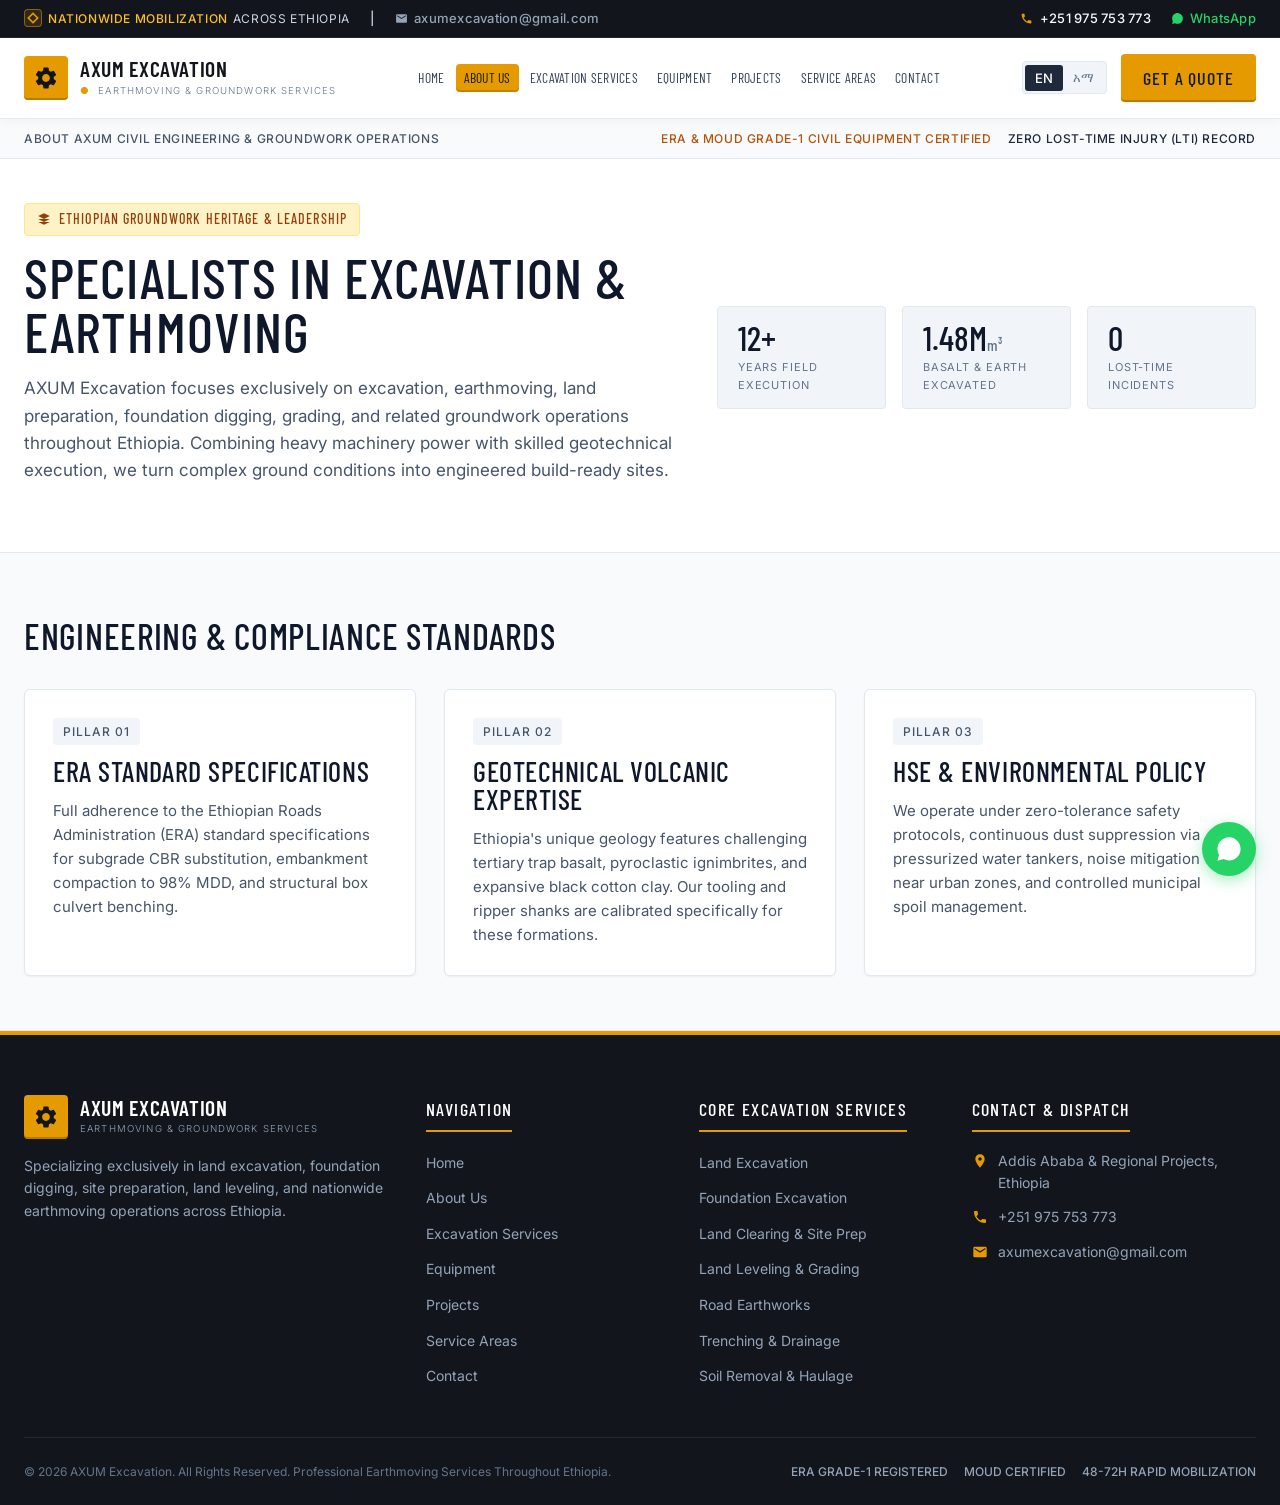
<file: about.html>
<!DOCTYPE html>
<html lang="en">
<head>
  <meta charset="UTF-8">
  <meta name="viewport" content="width=device-width, initial-scale=1.0">
  <title>Specialists in Excavation & Earthmoving — AXUM Excavation</title>
  <meta name="description" content="Discover AXUM Excavation's expertise in land excavation, deep foundation digging, site prep, land leveling, and nationwide earthmoving operations across Ethiopia.">
  <link rel="stylesheet" href="css/style.css">
  <link rel="icon" type="image/svg+xml" href="data:image/svg+xml,<svg xmlns='http://www.w3.org/2000/svg' viewBox='0 0 24 24' fill='%23e59a00'><path d='M19 9h-4V3H9v6H5l7 7 7-7zM5 18v2h14v-2H5z'/></svg>">
</head>
<body>
  <a href="#main-content" class="skip-to-content">Skip to main content</a>

  <!-- TOP BAR -->
  <aside class="top-bar">
    <div class="container top-bar-inner">
      <!-- Tier 1: Nationwide Mobilization on left, Mobile Language Switcher on right -->
      <div class="top-bar-tier1">
        <div class="top-bar-left">
          <span class="top-bar-tag">
            <span class="mob-diamond-badge" aria-hidden="true">
              <svg viewBox="0 0 24 24"><path d="M12 2L2 12l10 10 10-10L12 2zm0 3.8L18.2 12 12 18.2 5.8 12 12 5.8z"/></svg>
            </span>
            <span class="tag-text"><strong class="tag-bold" data-i18n="top_nationwide_bold">NATIONWIDE MOBILIZATION</strong> <span class="tag-sub" data-i18n="top_nationwide_sub">ACROSS ETHIOPIA</span></span>
          </span>
          <span class="hide-mobile">|</span>
          <a href="mailto:axumexcavation@gmail.com" class="top-bar-link hide-mobile">
            <svg viewBox="0 0 24 24"><path d="M20 4H4c-1.1 0-1.99.9-1.99 2L2 18c0 1.1.9 2 2 2h16c1.1 0 2-.9 2-2V6c0-1.1-.9-2-2-2zm0 4l-8 5-8-5V6l8 5 8-5v2z"/></svg>
            axumexcavation@gmail.com
          </a>
        </div>

        <div class="top-bar-lang hide-desktop">
          <div class="lang-toggle" role="group" aria-label="Language selector">
            <button class="lang-btn active" data-lang="en">EN</button>
            <button class="lang-btn" data-lang="am">አማ</button>
          </div>
        </div>
      </div>

      <!-- Tier 2: Dispatch line, WhatsApp button, and Get Quote button -->
      <div class="top-bar-right">
        <a href="tel:+251975753773" class="top-bar-link dispatch-pill" aria-label="Call Dispatch Line">
          <div class="dispatch-icon">
            <svg viewBox="0 0 24 24"><path d="M6.62 10.79c1.44 2.83 3.76 5.14 6.59 6.59l2.2-2.2c.27-.27.67-.36 1.02-.24 1.12.37 2.33.57 3.57.57.55 0 1 .45 1 1V20c0 .55-.45 1-1 1-9.39 0-17-7.61-17-17 0-.55.45-1 1-1h3.5c.55 0 1 .45 1 1 0 1.25.2 2.45.57 3.57.11.35.03.74-.25 1.02l-2.2 2.2z"/></svg>
          </div>
          <div class="dispatch-details">
            <span class="dispatch-label" data-i18n="dispatch_line">DISPATCH LINE</span>
            <span class="dispatch-phone">+251 975 753 773</span>
          </div>
        </a>
        <a href="https://wa.me/251975753773" target="_blank" rel="noopener noreferrer" class="top-bar-link whatsapp-pill" aria-label="Chat on WhatsApp">
          <svg viewBox="0 0 24 24"><path d="M12.04 2c-5.46 0-9.91 4.45-9.91 9.91 0 1.75.46 3.45 1.32 4.95L2.05 22l5.25-1.38c1.45.79 3.08 1.21 4.74 1.21 5.46 0 9.91-4.45 9.91-9.91 0-2.65-1.03-5.14-2.9-7.01A9.816 9.816 0 0 0 12.04 2z"/></svg>
          <span>WhatsApp</span>
        </a>
      </div>
    </div>
  </aside>

  <!-- MAIN HEADER -->
  <header class="main-header">
    <div class="container header-inner">
      <a href="index.html" class="brand-logo" aria-label="AXUM Excavation Home">
        <div class="brand-icon">
          <svg viewBox="0 0 24 24"><path d="M19.14 12.94c.04-.3.06-.61.06-.94 0-.32-.02-.64-.07-.94l2.03-1.58a.49.49 0 0 0 .12-.61l-1.92-3.32a.488.488 0 0 0-.59-.22l-2.39.96c-.5-.38-1.03-.7-1.62-.94l-.36-2.54a.484.484 0 0 0-.48-.41h-3.84c-.24 0-.43.17-.47.41l-.36 2.54c-.59.24-1.13.57-1.62.94l-2.39-.96c-.22-.08-.47 0-.59.22L2.74 8.87c-.12.21-.08.47.12.61l2.03 1.58c-.05.3-.09.63-.09.94s.02.64.07.94l-2.03 1.58a.49.49 0 0 0-.12.61l1.92 3.32c.12.22.37.29.59.22l2.39-.96c.5.38 1.03.7 1.62.94l.36 2.54c.05.24.24.41.48.41h3.84c.24 0 .44-.17.47-.41l.36-2.54c.59-.24 1.13-.56 1.62-.94l2.39.96c.22.08.47 0 .59-.22l1.92-3.32c.12-.22.07-.47-.12-.61l-2.01-1.58zM12 15.6c-1.98 0-3.6-1.62-3.6-3.6s1.62-3.6 3.6-3.6 3.6 1.62 3.6 3.6-1.62 3.6-3.6 3.6z"/></svg>
        </div>
        <div class="brand-text">
          <span class="brand-name" data-i18n="brand_name">AXUM EXCAVATION</span>
          <span class="brand-sub"><span class="brand-dot">●</span> <span data-i18n="brand_sub">Earthmoving & Groundwork Services</span></span>
        </div>
      </a>

      <nav aria-label="Primary Navigation">
        <ul class="nav-menu">
          <li><a href="index.html#home" class="nav-link" data-i18n="nav_home">Home</a></li>
          <li><a href="index.html#about" class="nav-link active" data-i18n="nav_about">About Us</a></li>
          <li><a href="index.html#services" class="nav-link" data-i18n="nav_services">Excavation Services</a></li>
          <li><a href="index.html#equipment" class="nav-link" data-i18n="nav_equipment">Equipment</a></li>
          <li><a href="index.html#projects" class="nav-link" data-i18n="nav_projects">Projects</a></li>
          <li><a href="index.html#service-areas" class="nav-link" data-i18n="nav_service_areas">Service Areas</a></li>
          <li><a href="index.html#contact" class="nav-link" data-i18n="nav_contact">Contact</a></li>
          <li class="mobile-menu-cta"><a href="contact.html" class="btn-primary" style="width:100%; justify-content:center; text-align:center; padding:12px; font-size:1.05rem;" data-i18n="btn_get_quote">Get A Quote</a></li>
        </ul>
      </nav>

      <div class="header-actions">
        <div class="lang-toggle">
          <button class="lang-btn active" data-lang="en">EN</button>
          <button class="lang-btn" data-lang="am">አማ</button>
        </div>
        <a href="index.html#contact" class="btn-quote" data-i18n="btn_get_quote">Get A Quote</a>
        <button class="mobile-toggle" aria-label="Toggle navigation menu">
          <svg width="24" height="24" viewBox="0 0 24 24" fill="currentColor"><path d="M3 18h18v-2H3v2zm0-5h18v-2H3v2zm0-7v2h18V6H3z"/></svg>
        </button>
      </div>
    </div>
  </header>

  <!-- SUB-STRIP -->
  <div class="registry-strip">
    <div class="container registry-inner">
      <div class="registry-path">
        <span>About Axum Civil Engineering & Groundwork Operations</span>
      </div>
      <div class="registry-badges">
        <span class="registry-badge-item highlight">ERA & MOUD Grade-1 Civil Equipment Certified</span>
        <span class="registry-badge-item">Zero Lost-Time Injury (LTI) Record</span>
      </div>
    </div>
  </div>

  <!-- HERO SECTION -->
  <main id="main-content">
    <section class="subpage-hero">
      <div class="container">
        <div class="subpage-hero-grid">
          <div>
            <div class="subpage-tag">
              <svg viewBox="0 0 24 24"><path d="M12 2L2 7l10 5 10-5-10-5zM2 17l10 5 10-5M2 12l10 5 10-5"/></svg>
              <span>Ethiopian Groundwork Heritage & Leadership</span>
            </div>
            <h1 class="subpage-title">SPECIALISTS IN EXCAVATION & EARTHMOVING</h1>
            <p class="subpage-desc">
              AXUM Excavation focuses exclusively on excavation, earthmoving, land preparation, foundation digging, grading, and related groundwork operations throughout Ethiopia. Combining heavy machinery power with skilled geotechnical execution, we turn complex ground conditions into engineered build-ready sites.
            </p>
          </div>
          <div class="metrics-row">
            <div class="metric-box">
              <div class="metric-box-val">12+</div>
              <div class="metric-box-label">Years Field Execution</div>
            </div>
            <div class="metric-box">
              <div class="metric-box-val">1.48M<span class="unit">m³</span></div>
              <div class="metric-box-label">Basalt & Earth Excavated</div>
            </div>
            <div class="metric-box">
              <div class="metric-box-val">0</div>
              <div class="metric-box-label">Lost-Time Incidents</div>
            </div>
          </div>
        </div>
      </div>
    </section>

    <!-- CORE PILLARS -->
    <section class="services-section">
      <div class="container">
        <h2 style="font-family:var(--font-display); font-size:2.25rem; text-transform:uppercase; margin-bottom:24px; color:#0f172a;">
          Engineering & Compliance Standards
        </h2>

        <div class="projects-grid">
          <div class="discipline-card" style="padding:28px;">
            <div class="discipline-badge">Pillar 01</div>
            <h3 class="discipline-title" style="font-size:1.75rem;">ERA Standard Specifications</h3>
            <p class="discipline-desc">
              Full adherence to the Ethiopian Roads Administration (ERA) standard specifications for subgrade CBR substitution, embankment compaction to 98% MDD, and structural box culvert benching.
            </p>
          </div>

          <div class="discipline-card" style="padding:28px;">
            <div class="discipline-badge">Pillar 02</div>
            <h3 class="discipline-title" style="font-size:1.75rem;">Geotechnical Volcanic Expertise</h3>
            <p class="discipline-desc">
              Ethiopia's unique geology features challenging tertiary trap basalt, pyroclastic ignimbrites, and expansive black cotton clay. Our tooling and ripper shanks are calibrated specifically for these formations.
            </p>
          </div>

          <div class="discipline-card" style="padding:28px;">
            <div class="discipline-badge">Pillar 03</div>
            <h3 class="discipline-title" style="font-size:1.75rem;">HSE & Environmental Policy</h3>
            <p class="discipline-desc">
              We operate under zero-tolerance safety protocols, continuous dust suppression via pressurized water tankers, noise mitigation near urban zones, and controlled municipal spoil management.
            </p>
          </div>
        </div>
      </div>
    </section>
  </main>

  <!-- MAIN FOOTER -->
  <footer class="main-footer">
    <div class="container">
      <div class="footer-grid">
        <div class="footer-col-brand">
          <div class="brand-logo" style="margin-bottom:12px;">
            <div class="brand-icon">
              <svg viewBox="0 0 24 24"><path d="M19.14 12.94c.04-.3.06-.61.06-.94 0-.32-.02-.64-.07-.94l2.03-1.58a.49.49 0 0 0 .12-.61l-1.92-3.32a.488.488 0 0 0-.59-.22l-2.39.96c-.5-.38-1.03-.7-1.62-.94l-.36-2.54a.484.484 0 0 0-.48-.41h-3.84c-.24 0-.43.17-.47.41l-.36 2.54c-.59.24-1.13.57-1.62.94l-2.39-.96c-.22-.08-.47 0-.59.22L2.74 8.87c-.12.21-.08.47.12.61l2.03 1.58c-.05.3-.09.63-.09.94s.02.64.07.94l-2.03 1.58a.49.49 0 0 0-.12.61l1.92 3.32c.12.22.37.29.59.22l2.39-.96c.5.38 1.03.7 1.62.94l.36 2.54c.05.24.24.41.48.41h3.84c.24 0 .44-.17.47-.41l.36-2.54c.59-.24 1.13-.56 1.62-.94l2.39.96c.22.08.47 0 .59-.22l1.92-3.32c.12-.22.07-.47-.12-.61l-2.01-1.58zM12 15.6c-1.98 0-3.6-1.62-3.6-3.6s1.62-3.6 3.6-3.6 3.6 1.62 3.6 3.6-1.62 3.6-3.6 3.6z"/></svg>
            </div>
            <div class="brand-text">
              <span class="brand-name">AXUM EXCAVATION</span>
              <span class="brand-sub">Earthmoving & Groundwork Services</span>
            </div>
          </div>
          <p class="footer-about-text">
            Specializing exclusively in land excavation, foundation digging, site preparation, land leveling, and nationwide earthmoving operations across Ethiopia.
          </p>
        </div>

        <div>
          <span class="footer-col-title">Navigation</span>
          <ul class="footer-nav-list">
            <li><a href="index.html#home">Home</a></li>
            <li><a href="index.html#about">About Us</a></li>
            <li><a href="index.html#services">Excavation Services</a></li>
            <li><a href="index.html#equipment">Equipment</a></li>
            <li><a href="index.html#projects">Projects</a></li>
            <li><a href="index.html#service-areas">Service Areas</a></li>
            <li><a href="index.html#contact">Contact</a></li>
          </ul>
        </div>

        <div>
          <span class="footer-col-title">Core Excavation Services</span>
          <ul class="footer-nav-list">
            <li><a href="index.html#services">Land Excavation</a></li>
            <li><a href="index.html#services">Foundation Excavation</a></li>
            <li><a href="index.html#services">Land Clearing & Site Prep</a></li>
            <li><a href="index.html#services">Land Leveling & Grading</a></li>
            <li><a href="index.html#services">Road Earthworks</a></li>
            <li><a href="index.html#services">Trenching & Drainage</a></li>
            <li><a href="index.html#services">Soil Removal & Haulage</a></li>
          </ul>
        </div>

        <div>
          <span class="footer-col-title">Contact & Dispatch</span>
          <div class="footer-contact-item">
            <svg viewBox="0 0 24 24"><path d="M12 2C8.13 2 5 5.13 5 9c0 5.25 7 13 7 13s7-7.75 7-13c0-3.87-3.13-7-7-7zm0 9.5c-1.38 0-2.5-1.12-2.5-2.5s1.12-2.5 2.5-2.5 2.5 1.12 2.5 2.5-1.12 2.5-2.5 2.5z"/></svg>
            <span>Addis Ababa & Regional Projects, Ethiopia</span>
          </div>
          <div class="footer-contact-item">
            <svg viewBox="0 0 24 24"><path d="M6.62 10.79c1.44 2.83 3.76 5.14 6.59 6.59l2.2-2.2c.27-.27.67-.36 1.02-.24 1.12.37 2.33.57 3.57.57.55 0 1 .45 1 1V20c0 .55-.45 1-1 1-9.39 0-17-7.61-17-17 0-.55.45-1 1-1h3.5c.55 0 1 .45 1 1 0 1.25.2 2.45.57 3.57.11.35.03.74-.25 1.02l-2.2 2.2z"/></svg>
            <span>+251 975 753 773</span>
          </div>
          <div class="footer-contact-item">
            <svg viewBox="0 0 24 24"><path d="M20 4H4c-1.1 0-1.99.9-1.99 2L2 18c0 1.1.9 2 2 2h16c1.1 0 2-.9 2-2V6c0-1.1-.9-2-2-2zm0 4l-8 5-8-5V6l8 5 8-5v2z"/></svg>
            <span>axumexcavation@gmail.com</span>
          </div>
        </div>
      </div>

      <div class="footer-bottom">
        <span>&copy; 2026 AXUM Excavation. All Rights Reserved. Professional Earthmoving Services Throughout Ethiopia.</span>
        <div class="footer-accreditations">
          <span>ERA Grade-1 Registered</span>
          <span>MOUD Certified</span>
          <span>48-72h Rapid Mobilization</span>
        </div>
      </div>
    </div>
  </footer>

  <a href="https://wa.me/251975753773" target="_blank" rel="noopener noreferrer" class="floating-whatsapp" aria-label="Chat on WhatsApp">
    <svg viewBox="0 0 24 24"><path d="M12.04 2c-5.46 0-9.91 4.45-9.91 9.91 0 1.75.46 3.45 1.32 4.95L2.05 22l5.25-1.38c1.45.79 3.08 1.21 4.74 1.21 5.46 0 9.91-4.45 9.91-9.91 0-2.65-1.03-5.14-2.9-7.01A9.816 9.816 0 0 0 12.04 2z"/></svg>
  </a>

  <script src="js/main.js"></script>
</body>
</html>
</file>
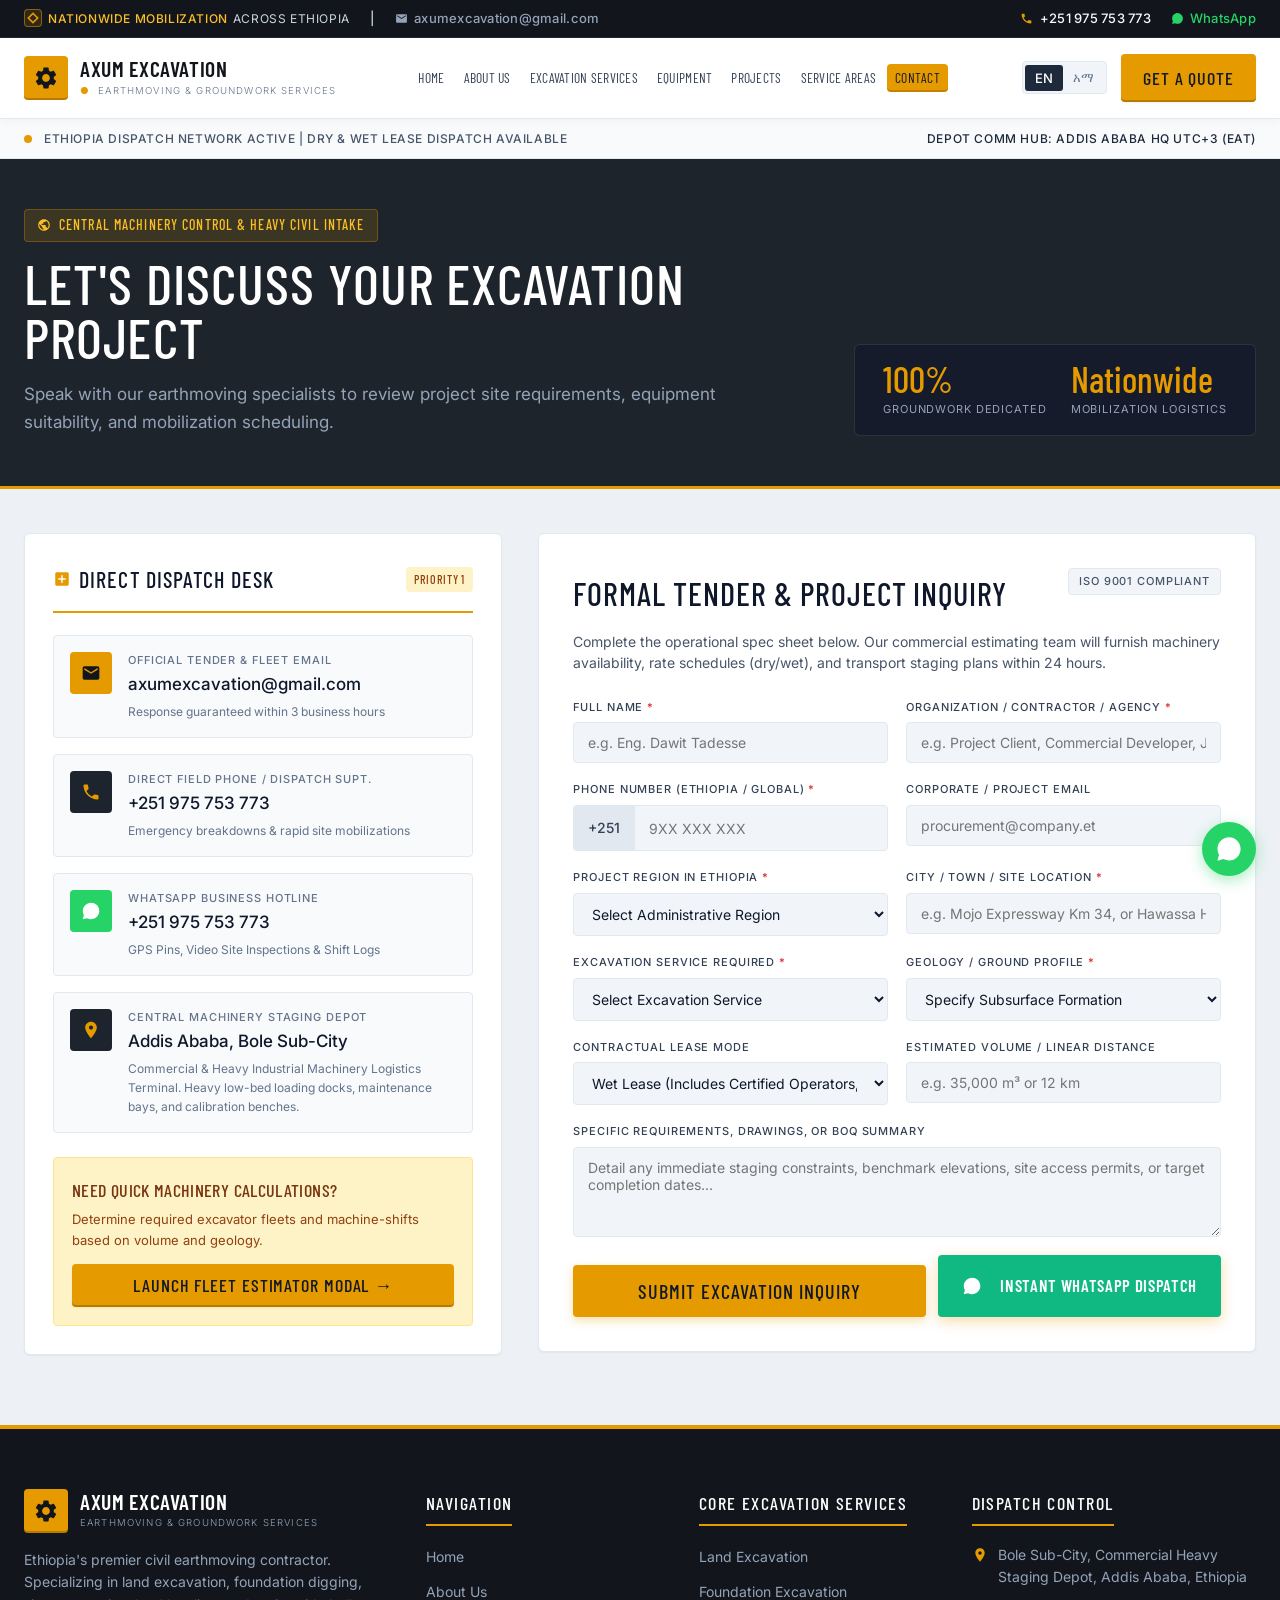
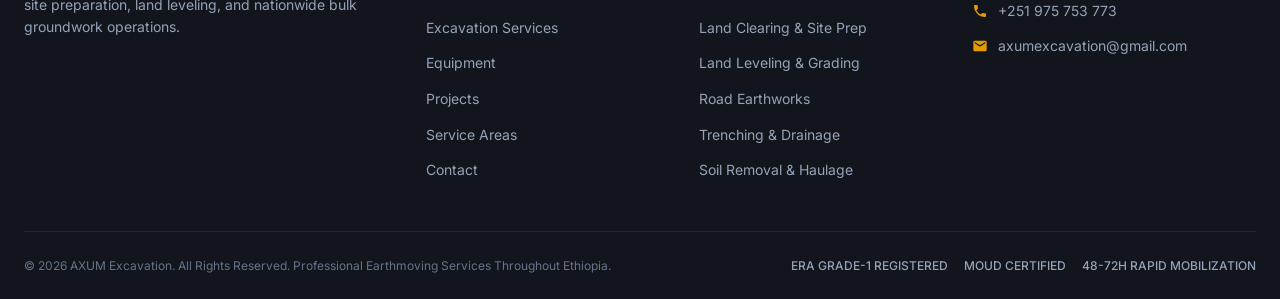
<file: contact.html>
<!DOCTYPE html>
<html lang="en">
<head>
  <meta charset="UTF-8">
  <meta name="viewport" content="width=device-width, initial-scale=1.0">
  <title>Contact & Excavation Project Inquiry — AXUM Excavation</title>
  <meta name="description" content="Contact AXUM Excavation. Inquire about land excavation, foundation digging, site prep, land leveling, and nationwide earthmoving services in Ethiopia.">
  <link rel="canonical" href="https://axumexcavation.com/contact.html">
  <meta name="theme-color" content="#14181f">

  <!-- Open Graph -->
  <meta property="og:type" content="website">
  <meta property="og:url" content="https://axumexcavation.com/contact.html">
  <meta property="og:title" content="Contact & Mobilization Dispatch — AXUM Excavation">
  <meta property="og:description" content="Inquire about heavy earthmoving plant, rock ripping, basement digging, and site grading across Ethiopia. Dispatch line: +251 975 753 773.">
  <meta property="og:image" content="assets/images/cat336-hero.jpg">

  <!-- Twitter Card -->
  <meta name="twitter:card" content="summary_large_image">
  <meta name="twitter:title" content="Contact AXUM Excavation Ethiopia">
  <meta name="twitter:description" content="Civil earthmoving plant mobilization and excavation quotes across Ethiopia.">
  <meta name="twitter:image" content="assets/images/cat336-hero.jpg">

  <link rel="stylesheet" href="css/style.css">
  <link rel="icon" type="image/svg+xml" href="data:image/svg+xml,<svg xmlns='http://www.w3.org/2000/svg' viewBox='0 0 24 24' fill='%23e59a00'><path d='M19 9h-4V3H9v6H5l7 7 7-7zM5 18v2h14v-2H5z'/></svg>">
</head>
<body>
  <a href="#main-content" class="skip-to-content">Skip to main content</a>

  <!-- TOP BAR -->
  <aside class="top-bar" aria-label="Top contact and dispatch bar">
    <div class="container top-bar-inner">
      <!-- Tier 1: Nationwide Mobilization on left, Mobile Language Switcher on right -->
      <div class="top-bar-tier1">
        <div class="top-bar-left">
          <span class="top-bar-tag">
            <span class="mob-diamond-badge" aria-hidden="true">
              <svg viewBox="0 0 24 24"><path d="M12 2L2 12l10 10 10-10L12 2zm0 3.8L18.2 12 12 18.2 5.8 12 12 5.8z"/></svg>
            </span>
            <span class="tag-text"><strong class="tag-bold" data-i18n="top_nationwide_bold">NATIONWIDE MOBILIZATION</strong> <span class="tag-sub" data-i18n="top_nationwide_sub">ACROSS ETHIOPIA</span></span>
          </span>
          <span class="hide-mobile">|</span>
          <a href="mailto:axumexcavation@gmail.com" class="top-bar-link hide-mobile">
            <svg viewBox="0 0 24 24"><path d="M20 4H4c-1.1 0-1.99.9-1.99 2L2 18c0 1.1.9 2 2 2h16c1.1 0 2-.9 2-2V6c0-1.1-.9-2-2-2zm0 4l-8 5-8-5V6l8 5 8-5v2z"/></svg>
            axumexcavation@gmail.com
          </a>
        </div>

        <div class="top-bar-lang hide-desktop">
          <div class="lang-toggle" role="group" aria-label="Language selector">
            <button class="lang-btn active" data-lang="en">EN</button>
            <button class="lang-btn" data-lang="am">አማ</button>
          </div>
        </div>
      </div>

      <!-- Tier 2: Dispatch line, WhatsApp button, and Get Quote button -->
      <div class="top-bar-right">
        <a href="tel:+251975753773" class="top-bar-link dispatch-pill" aria-label="Call Dispatch Line">
          <div class="dispatch-icon">
            <svg viewBox="0 0 24 24"><path d="M6.62 10.79c1.44 2.83 3.76 5.14 6.59 6.59l2.2-2.2c.27-.27.67-.36 1.02-.24 1.12.37 2.33.57 3.57.57.55 0 1 .45 1 1V20c0 .55-.45 1-1 1-9.39 0-17-7.61-17-17 0-.55.45-1 1-1h3.5c.55 0 1 .45 1 1 0 1.25.2 2.45.57 3.57.11.35.03.74-.25 1.02l-2.2 2.2z"/></svg>
          </div>
          <div class="dispatch-details">
            <span class="dispatch-label" data-i18n="dispatch_line">DISPATCH LINE</span>
            <span class="dispatch-phone">+251 975 753 773</span>
          </div>
        </a>
        <a href="https://wa.me/251975753773" target="_blank" rel="noopener noreferrer" class="top-bar-link whatsapp-pill" aria-label="Chat on WhatsApp">
          <svg viewBox="0 0 24 24"><path d="M12.04 2c-5.46 0-9.91 4.45-9.91 9.91 0 1.75.46 3.45 1.32 4.95L2.05 22l5.25-1.38c1.45.79 3.08 1.21 4.74 1.21 5.46 0 9.91-4.45 9.91-9.91 0-2.65-1.03-5.14-2.9-7.01A9.816 9.816 0 0 0 12.04 2z"/></svg>
          <span>WhatsApp</span>
        </a>
      </div>
    </div>
  </aside>

  <!-- MAIN HEADER -->
  <header class="main-header">
    <div class="container header-inner">
      <a href="index.html" class="brand-logo" aria-label="AXUM Excavation Home">
        <div class="brand-icon">
          <svg viewBox="0 0 24 24"><path d="M19.14 12.94c.04-.3.06-.61.06-.94 0-.32-.02-.64-.07-.94l2.03-1.58a.49.49 0 0 0 .12-.61l-1.92-3.32a.488.488 0 0 0-.59-.22l-2.39.96c-.5-.38-1.03-.7-1.62-.94l-.36-2.54a.484.484 0 0 0-.48-.41h-3.84c-.24 0-.43.17-.47.41l-.36 2.54c-.59.24-1.13.57-1.62.94l-2.39-.96c-.22-.08-.47 0-.59.22L2.74 8.87c-.12.21-.08.47.12.61l2.03 1.58c-.05.3-.09.63-.09.94s.02.64.07.94l-2.03 1.58a.49.49 0 0 0-.12.61l1.92 3.32c.12.22.37.29.59.22l2.39-.96c.5.38 1.03.7 1.62.94l.36 2.54c.05.24.24.41.48.41h3.84c.24 0 .44-.17.47-.41l.36-2.54c.59-.24 1.13-.56 1.62-.94l2.39.96c.22.08.47 0 .59-.22l1.92-3.32c.12-.22.07-.47-.12-.61l-2.01-1.58zM12 15.6c-1.98 0-3.6-1.62-3.6-3.6s1.62-3.6 3.6-3.6 3.6 1.62 3.6 3.6-1.62 3.6-3.6 3.6z"/></svg>
        </div>
        <div class="brand-text">
          <span class="brand-name" data-i18n="brand_name">AXUM EXCAVATION</span>
          <span class="brand-sub"><span class="brand-dot">●</span> <span data-i18n="brand_sub">Earthmoving & Groundwork Services</span></span>
        </div>
      </a>

      <nav aria-label="Primary Navigation">
        <ul class="nav-menu">
          <li><a href="index.html#home" class="nav-link" data-i18n="nav_home">Home</a></li>
          <li><a href="index.html#about" class="nav-link" data-i18n="nav_about">About Us</a></li>
          <li><a href="index.html#services" class="nav-link" data-i18n="nav_services">Excavation Services</a></li>
          <li><a href="index.html#equipment" class="nav-link" data-i18n="nav_equipment">Equipment</a></li>
          <li><a href="index.html#projects" class="nav-link" data-i18n="nav_projects">Projects</a></li>
          <li><a href="index.html#service-areas" class="nav-link" data-i18n="nav_service_areas">Service Areas</a></li>
          <li><a href="index.html#contact" class="nav-link active" data-i18n="nav_contact">Contact</a></li>
          <li class="mobile-menu-cta"><a href="contact.html" class="btn-primary" style="width:100%; justify-content:center; text-align:center; padding:12px; font-size:1.05rem;" data-i18n="btn_get_quote">Get A Quote</a></li>
        </ul>
      </nav>

      <div class="header-actions">
        <div class="lang-toggle" role="group" aria-label="Language selector">
          <button class="lang-btn active" data-lang="en">EN</button>
          <button class="lang-btn" data-lang="am">አማ</button>
        </div>
        <a href="contact.html" class="btn-quote" data-i18n="btn_get_quote">Get A Quote</a>
        <button class="mobile-toggle" aria-label="Toggle navigation menu">
          <svg width="24" height="24" viewBox="0 0 24 24" fill="currentColor"><path d="M3 18h18v-2H3v2zm0-5h18v-2H3v2zm0-7v2h18V6H3z"/></svg>
        </button>
      </div>
    </div>
  </header>

  <!-- SUB-STRIP (SCREENSHOT 3 EXACT REPLICA) -->
  <div class="registry-strip">
    <div class="container registry-inner">
      <div class="registry-path">
        <span style="display:inline-block; width:8px; height:8px; background:var(--color-primary); border-radius:50%; margin-right:4px;"></span>
        <span>Ethiopia Dispatch Network Active | Dry & Wet Lease Dispatch Available</span>
      </div>
      <div class="registry-badges">
        <span class="registry-badge-item">
          Depot Comm Hub: Addis Ababa HQ UTC+3 (EAT)
        </span>
      </div>
    </div>
  </div>

  <!-- CONTACT BANNER (SCREENSHOT 3) -->
  <main id="main-content">
    <section class="contact-hero-dark">
      <div class="container">
        <div class="contact-hero-header">
          <div class="contact-hero-left">
            <div class="subpage-tag" style="background:rgba(229,154,0,0.15); border-color:rgba(229,154,0,0.3); color:var(--color-hazard-yellow);">
              <svg viewBox="0 0 24 24"><path d="M12 2C6.48 2 2 6.48 2 12s4.48 10 10 10 10-4.48 10-10S17.52 2 12 2zm-1 17.93c-3.95-.49-7-3.85-7-7.93 0-.62.08-1.21.21-1.79L9 15v1c0 1.1.9 2 2 2v1.93zm6.9-2.54c-.26-.81-1-1.39-1.9-1.39h-1v-3c0-.55-.45-1-1-1H8v-2h2c.55 0 1-.45 1-1V7h2c1.1 0 2-.9 2-2v-.41c2.93 1.19 5 4.06 5 7.41 0 2.08-.8 3.97-2.1 5.39z"/></svg>
              <span>Central Machinery Control & Heavy Civil Intake</span>
            </div>
            <h1 class="subpage-title" data-i18n="contact_hero_title">LET'S DISCUSS YOUR EXCAVATION PROJECT</h1>
            <p class="subpage-desc" data-i18n="contact_hero_desc">
              Speak with our earthmoving team, discuss excavation requirements, and arrange regional machinery mobilization throughout Ethiopia.
            </p>
          </div>

          <div class="contact-hero-stats">
            <div class="contact-hero-stat-item">
              <span class="contact-stat-num">100%</span>
              <span class="contact-stat-label">Groundwork Dedicated</span>
            </div>
            <div class="contact-hero-stat-item">
              <span class="contact-stat-num">Nationwide</span>
              <span class="contact-stat-label">Mobilization Logistics</span>
            </div>
          </div>
        </div>
      </div>
    </section>

    <!-- TWO-COLUMN CONTACT & FORM SECTION (SCREENSHOT 3) -->
    <section class="contact-section">
      <div class="container">
        <div class="contact-layout">
          <!-- LEFT COLUMN: DIRECT DISPATCH DESK (PRIORITY 1) -->
          <div class="dispatch-desk-card">
            <div class="desk-header">
              <h2 class="desk-title">
                <svg viewBox="0 0 24 24"><path d="M19 3H5c-1.1 0-2 .9-2 2v14c0 1.1.9 2 2 2h14c1.1 0 2-.9 2-2V5c0-1.1-.9-2-2-2zm-2 10h-4v4h-2v-4H7v-2h4V7h2v4h4v2z"/></svg>
                Direct Dispatch Desk
              </h2>
              <span class="desk-priority-tag">Priority 1</span>
            </div>

            <div class="dispatch-items-list">
              <!-- Item 1: Email -->
              <div class="dispatch-item">
                <div class="dispatch-item-icon">
                  <svg viewBox="0 0 24 24"><path d="M20 4H4c-1.1 0-1.99.9-1.99 2L2 18c0 1.1.9 2 2 2h16c1.1 0 2-.9 2-2V6c0-1.1-.9-2-2-2zm0 4l-8 5-8-5V6l8 5 8-5v2z"/></svg>
                </div>
                <div class="dispatch-item-content">
                  <span class="dispatch-item-label">Official Tender & Fleet Email</span>
                  <span class="dispatch-item-val">
                    <a href="mailto:axumexcavation@gmail.com">axumexcavation@gmail.com</a>
                  </span>
                  <span class="dispatch-item-sub">Response guaranteed within 3 business hours</span>
                </div>
              </div>

              <!-- Item 2: Direct Phone -->
              <div class="dispatch-item">
                <div class="dispatch-item-icon dark">
                  <svg viewBox="0 0 24 24"><path d="M6.62 10.79c1.44 2.83 3.76 5.14 6.59 6.59l2.2-2.2c.27-.27.67-.36 1.02-.24 1.12.37 2.33.57 3.57.57.55 0 1 .45 1 1V20c0 .55-.45 1-1 1-9.39 0-17-7.61-17-17 0-.55.45-1 1-1h3.5c.55 0 1 .45 1 1 0 1.25.2 2.45.57 3.57.11.35.03.74-.25 1.02l-2.2 2.2z"/></svg>
                </div>
                <div class="dispatch-item-content">
                  <span class="dispatch-item-label">Direct Field Phone / Dispatch Supt.</span>
                  <span class="dispatch-item-val">
                    <a href="tel:+251975753773">+251 975 753 773</a>
                  </span>
                  <span class="dispatch-item-sub">Emergency breakdowns & rapid site mobilizations</span>
                </div>
              </div>

              <!-- Item 3: WhatsApp Hotline -->
              <div class="dispatch-item">
                <div class="dispatch-item-icon" style="background:#25d366; color:#ffffff;">
                  <svg viewBox="0 0 24 24"><path d="M12.04 2c-5.46 0-9.91 4.45-9.91 9.91 0 1.75.46 3.45 1.32 4.95L2.05 22l5.25-1.38c1.45.79 3.08 1.21 4.74 1.21 5.46 0 9.91-4.45 9.91-9.91 0-2.65-1.03-5.14-2.9-7.01A9.816 9.816 0 0 0 12.04 2z"/></svg>
                </div>
                <div class="dispatch-item-content">
                  <span class="dispatch-item-label">WhatsApp Business Hotline</span>
                  <span class="dispatch-item-val">
                    <a href="https://wa.me/251975753773" target="_blank" rel="noopener noreferrer">+251 975 753 773</a>
                  </span>
                  <span class="dispatch-item-sub">GPS Pins, Video Site Inspections & Shift Logs</span>
                </div>
              </div>

              <!-- Item 4: Staging Depot Location -->
              <div class="dispatch-item">
                <div class="dispatch-item-icon dark">
                  <svg viewBox="0 0 24 24"><path d="M12 2C8.13 2 5 5.13 5 9c0 5.25 7 13 7 13s7-7.75 7-13c0-3.87-3.13-7-7-7zm0 9.5c-1.38 0-2.5-1.12-2.5-2.5s1.12-2.5 2.5-2.5 2.5 1.12 2.5 2.5-1.12 2.5-2.5 2.5z"/></svg>
                </div>
                <div class="dispatch-item-content">
                  <span class="dispatch-item-label">Central Machinery Staging Depot</span>
                  <span class="dispatch-item-val">Addis Ababa, Bole Sub-City</span>
                  <span class="dispatch-item-sub">
                    Commercial & Heavy Industrial Machinery Logistics Terminal. Heavy low-bed loading docks, maintenance bays, and calibration benches.
                  </span>
                </div>
              </div>
            </div>

            <!-- Instant Calculator Trigger -->
            <div style="margin-top:24px; padding:18px; background:#fef3c7; border:1px solid #fde68a; border-radius:var(--radius-sm);">
              <h4 style="font-family:var(--font-display); font-size:1.125rem; text-transform:uppercase; color:#78350f; margin-bottom:4px;">
                Need Quick Machinery Calculations?
              </h4>
              <p style="font-size:0.8125rem; color:#92400e; margin-bottom:12px;">
                Determine required excavator fleets and machine-shifts based on volume and geology.
              </p>
              <button class="btn-quote" data-open-quote-calc style="width:100%; justify-content:center;">
                Launch Fleet Estimator Modal &rarr;
              </button>
            </div>
          </div>

          <!-- RIGHT COLUMN: FORMAL TENDER & PROJECT INQUIRY FORM (SCREENSHOT 3) -->
          <div class="tender-form-card">
            <div class="tender-form-header">
              <h2 class="tender-title">Formal Tender & Project Inquiry</h2>
              <span class="iso-tag">ISO 9001 Compliant</span>
            </div>
            <p class="tender-desc">
              Complete the operational spec sheet below. Our commercial estimating team will furnish machinery availability, rate schedules (dry/wet), and transport staging plans within 24 hours.
            </p>

            <form id="tenderInquiryForm">
              <!-- Row 1: Full Name & Organization -->
              <div class="form-grid-2">
                <div class="form-group">
                  <label class="form-label" for="full_name">Full Name <span class="req">*</span></label>
                  <input type="text" id="full_name" name="full_name" class="form-input" placeholder="e.g. Eng. Dawit Tadesse" required>
                </div>
                <div class="form-group">
                  <label class="form-label" for="organization">Organization / Contractor / Agency <span class="req">*</span></label>
                  <input type="text" id="organization" name="organization" class="form-input" placeholder="e.g. Project Client, Commercial Developer, Joint Venture" required>
                </div>
              </div>

              <!-- Row 2: Phone & Email -->
              <div class="form-grid-2">
                <div class="form-group">
                  <label class="form-label" for="phone">Phone Number (Ethiopia / Global) <span class="req">*</span></label>
                  <div class="phone-input-wrap">
                    <span class="phone-prefix">+251</span>
                    <input type="tel" id="phone" name="phone" class="form-input" placeholder="9XX XXX XXX" required>
                  </div>
                </div>
                <div class="form-group">
                  <label class="form-label" for="email">Corporate / Project Email</label>
                  <input type="email" id="email" name="email" class="form-input" placeholder="procurement@company.et">
                </div>
              </div>

              <!-- Row 3: Region & Specific City/GPS -->
              <div class="form-grid-2">
                <div class="form-group">
                  <label class="form-label" for="region">Project Region in Ethiopia <span class="req">*</span></label>
                  <select id="region" name="region" class="form-select" required>
                    <option value="" disabled selected>Select Administrative Region</option>
                    <option value="Addis Ababa">Addis Ababa City Administration</option>
                    <option value="Oromia">Oromia Regional State</option>
                    <option value="Amhara">Amhara Regional State</option>
                    <option value="Sidama">Sidama Regional State</option>
                    <option value="Dire Dawa">Dire Dawa Chartered City</option>
                    <option value="Somali">Somali Regional State</option>
                    <option value="Afar">Afar Regional State</option>
                    <option value="Tigray">Tigray Regional State</option>
                    <option value="South West">South West Regional State</option>
                  </select>
                </div>
                <div class="form-group">
                  <label class="form-label" for="site_gps">City / Town / Site Location <span class="req">*</span></label>
                  <input type="text" id="site_gps" name="site_gps" class="form-input" placeholder="e.g. Mojo Expressway Km 34, or Hawassa Hub" required>
                </div>
              </div>

              <!-- Row 4: Excavation Service Required & Soil Type -->
              <div class="form-grid-2">
                <div class="form-group">
                  <label class="form-label" for="discipline">Excavation Service Required <span class="req">*</span></label>
                  <select id="discipline" name="discipline" class="form-select" required>
                    <option value="" disabled selected>Select Excavation Service</option>
                    <option value="Land Excavation">Land Excavation</option>
                    <option value="Foundation Excavation">Foundation Excavation</option>
                    <option value="Land Clearing and Site Preparation">Land Clearing and Site Preparation</option>
                    <option value="Land Leveling and Grading">Land Leveling and Grading</option>
                    <option value="Road Earthworks">Road Earthworks</option>
                    <option value="Trenching and Drainage Excavation">Trenching and Drainage Excavation</option>
                    <option value="Soil Excavation and Removal">Soil Excavation and Removal</option>
                    <option value="Bulk Earthmoving">Bulk Earthmoving</option>
                  </select>
                </div>
                <div class="form-group">
                  <label class="form-label" for="geology">Geology / Ground Profile <span class="req">*</span></label>
                  <select id="geology" name="geology" class="form-select" required>
                    <option value="" disabled selected>Specify Subsurface Formation</option>
                    <option value="Hard Volcanic Basalt Rock">Hard Volcanic Basalt Rock (Requires Ripper/Breaker)</option>
                    <option value="Expansive Black Cotton Clay">Expansive Black Cotton Clay Soil (Substitution)</option>
                    <option value="Red Highland Sandy Clay">Red Highland Sandy Clay</option>
                    <option value="Weathered Rhyolite & Tuff">Weathered Rhyolite & Tuff</option>
                    <option value="Riverbed Silt & Gravel Alluvial">Riverbed Silt & Gravel Alluvial</option>
                  </select>
                </div>
              </div>

              <!-- Row 5: Lease Mode & Message -->
              <div class="form-grid-2">
                <div class="form-group">
                  <label class="form-label" for="lease_type">Contractual Lease Mode</label>
                  <select id="lease_type" name="lease_type" class="form-select">
                    <option value="Wet Lease">Wet Lease (Includes Certified Operators, Fuel & Maintenance)</option>
                    <option value="Dry Lease">Dry Lease (Machinery Only, Client Fuels & Operates)</option>
                    <option value="Full Lump-Sum BOQ">Full Lump-Sum / Unit Rate BOQ Execution</option>
                  </select>
                </div>
                <div class="form-group">
                  <label class="form-label" for="est_volume">Estimated Volume / Linear Distance</label>
                  <input type="text" id="est_volume" name="est_volume" class="form-input" placeholder="e.g. 35,000 m³ or 12 km">
                </div>
              </div>

              <div class="form-group" style="margin-bottom:18px;">
                <label class="form-label" for="project_specs">Specific Requirements, Drawings, or BOQ Summary</label>
                <textarea id="project_specs" name="project_specs" class="form-textarea" placeholder="Detail any immediate staging constraints, benchmark elevations, site access permits, or target completion dates..."></textarea>
              </div>

              <!-- Anti-Spam Honeypot Field -->
              <input type="text" name="_gotcha" style="display:none !important;" tabindex="-1" autocomplete="off" aria-hidden="true">

              <div style="display:flex; gap:12px; flex-wrap:wrap; margin-top:8px;">
                <button type="submit" class="btn-submit-tender" data-i18n="tender_submit" style="flex:1; min-width:240px;">
                  Submit Formal Tender Inquiry &rarr;
                </button>
                <a href="https://wa.me/251975753773?text=Hello%20AXUM%20Excavation%2C%20I%20would%20like%20to%20request%20an%20excavation%20and%20earthmoving%20tender%20inquiry%20for%20my%20project." target="_blank" rel="noopener noreferrer" class="btn-primary" style="background:#10b981; border-color:#059669; color:#ffffff; text-decoration:none; display:inline-flex; align-items:center; justify-content:center; padding:12px 24px; border-radius:var(--radius-sm); font-weight:600; font-size:1.05rem;">
                  <svg width="20" height="20" viewBox="0 0 24 24" fill="currentColor" style="margin-right:8px;"><path d="M12.04 2c-5.46 0-9.91 4.45-9.91 9.91 0 1.75.46 3.45 1.32 4.95L2.05 22l5.25-1.38c1.45.79 3.08 1.21 4.74 1.21 5.46 0 9.91-4.45 9.91-9.91 0-2.65-1.03-5.14-2.9-7.01A9.816 9.816 0 0 0 12.04 2z"/></svg>
                  Instant WhatsApp Dispatch
                </a>
              </div>
            </form>
          </div>
        </div>
      </div>
    </section>
  </main>

  <!-- MAIN FOOTER -->
  <footer class="main-footer">
    <div class="container">
      <div class="footer-grid">
        <div class="footer-col-brand">
          <div class="brand-logo" style="margin-bottom:12px;">
            <div class="brand-icon">
              <svg viewBox="0 0 24 24"><path d="M19.14 12.94c.04-.3.06-.61.06-.94 0-.32-.02-.64-.07-.94l2.03-1.58a.49.49 0 0 0 .12-.61l-1.92-3.32a.488.488 0 0 0-.59-.22l-2.39.96c-.5-.38-1.03-.7-1.62-.94l-.36-2.54a.484.484 0 0 0-.48-.41h-3.84c-.24 0-.43.17-.47.41l-.36 2.54c-.59.24-1.13.57-1.62.94l-2.39-.96c-.22-.08-.47 0-.59.22L2.74 8.87c-.12.21-.08.47.12.61l2.03 1.58c-.05.3-.09.63-.09.94s.02.64.07.94l-2.03 1.58a.49.49 0 0 0-.12.61l1.92 3.32c.12.22.37.29.59.22l2.39-.96c.5.38 1.03.7 1.62.94l.36 2.54c.05.24.24.41.48.41h3.84c.24 0 .44-.17.47-.41l.36-2.54c.59-.24 1.13-.56 1.62-.94l2.39.96c.22.08.47 0 .59-.22l1.92-3.32c.12-.22.07-.47-.12-.61l-2.01-1.58zM12 15.6c-1.98 0-3.6-1.62-3.6-3.6s1.62-3.6 3.6-3.6 3.6 1.62 3.6 3.6-1.62 3.6-3.6 3.6z"/></svg>
            </div>
            <div class="brand-text">
              <span class="brand-name">AXUM EXCAVATION</span>
              <span class="brand-sub">Earthmoving & Groundwork Services</span>
            </div>
          </div>
          <p class="footer-about-text">
            Ethiopia's premier civil earthmoving contractor. Specializing in land excavation, foundation digging, site preparation, land leveling, and nationwide bulk groundwork operations.
          </p>
        </div>

        <div>
          <span class="footer-col-title">Navigation</span>
          <ul class="footer-nav-list">
            <li><a href="index.html#home">Home</a></li>
            <li><a href="index.html#about">About Us</a></li>
            <li><a href="index.html#services">Excavation Services</a></li>
            <li><a href="index.html#equipment">Equipment</a></li>
            <li><a href="index.html#projects">Projects</a></li>
            <li><a href="index.html#service-areas">Service Areas</a></li>
            <li><a href="index.html#contact">Contact</a></li>
          </ul>
        </div>

        <div>
          <span class="footer-col-title">Core Excavation Services</span>
          <ul class="footer-nav-list">
            <li><a href="index.html#services">Land Excavation</a></li>
            <li><a href="index.html#services">Foundation Excavation</a></li>
            <li><a href="index.html#services">Land Clearing & Site Prep</a></li>
            <li><a href="index.html#services">Land Leveling & Grading</a></li>
            <li><a href="index.html#services">Road Earthworks</a></li>
            <li><a href="index.html#services">Trenching & Drainage</a></li>
            <li><a href="index.html#services">Soil Removal & Haulage</a></li>
          </ul>
        </div>

        <div>
          <span class="footer-col-title">Dispatch Control</span>
          <div class="footer-contact-item">
            <svg viewBox="0 0 24 24"><path d="M12 2C8.13 2 5 5.13 5 9c0 5.25 7 13 7 13s7-7.75 7-13c0-3.87-3.13-7-7-7zm0 9.5c-1.38 0-2.5-1.12-2.5-2.5s1.12-2.5 2.5-2.5 2.5 1.12 2.5 2.5-1.12 2.5-2.5 2.5z"/></svg>
            <span>Bole Sub-City, Commercial Heavy Staging Depot, Addis Ababa, Ethiopia</span>
          </div>
          <div class="footer-contact-item">
            <svg viewBox="0 0 24 24"><path d="M6.62 10.79c1.44 2.83 3.76 5.14 6.59 6.59l2.2-2.2c.27-.27.67-.36 1.02-.24 1.12.37 2.33.57 3.57.57.55 0 1 .45 1 1V20c0 .55-.45 1-1 1-9.39 0-17-7.61-17-17 0-.55.45-1 1-1h3.5c.55 0 1 .45 1 1 0 1.25.2 2.45.57 3.57.11.35.03.74-.25 1.02l-2.2 2.2z"/></svg>
            <span>+251 975 753 773</span>
          </div>
          <div class="footer-contact-item">
            <svg viewBox="0 0 24 24"><path d="M20 4H4c-1.1 0-1.99.9-1.99 2L2 18c0 1.1.9 2 2 2h16c1.1 0 2-.9 2-2V6c0-1.1-.9-2-2-2zm0 4l-8 5-8-5V6l8 5 8-5v2z"/></svg>
            <span>axumexcavation@gmail.com</span>
          </div>
        </div>
      </div>

      <div class="footer-bottom">
        <span>&copy; 2026 AXUM Excavation. All Rights Reserved. Professional Earthmoving Services Throughout Ethiopia.</span>
        <div class="footer-accreditations">
          <span>ERA Grade-1 Registered</span>
          <span>MOUD Certified</span>
          <span>48-72h Rapid Mobilization</span>
        </div>
      </div>
    </div>
  </footer>

  <a href="https://wa.me/251975753773" target="_blank" rel="noopener noreferrer" class="floating-whatsapp" aria-label="Chat on WhatsApp">
    <svg viewBox="0 0 24 24"><path d="M12.04 2c-5.46 0-9.91 4.45-9.91 9.91 0 1.75.46 3.45 1.32 4.95L2.05 22l5.25-1.38c1.45.79 3.08 1.21 4.74 1.21 5.46 0 9.91-4.45 9.91-9.91 0-2.65-1.03-5.14-2.9-7.01A9.816 9.816 0 0 0 12.04 2z"/></svg>
  </a>

  <script src="js/main.js"></script>
</body>
</html>
</file>
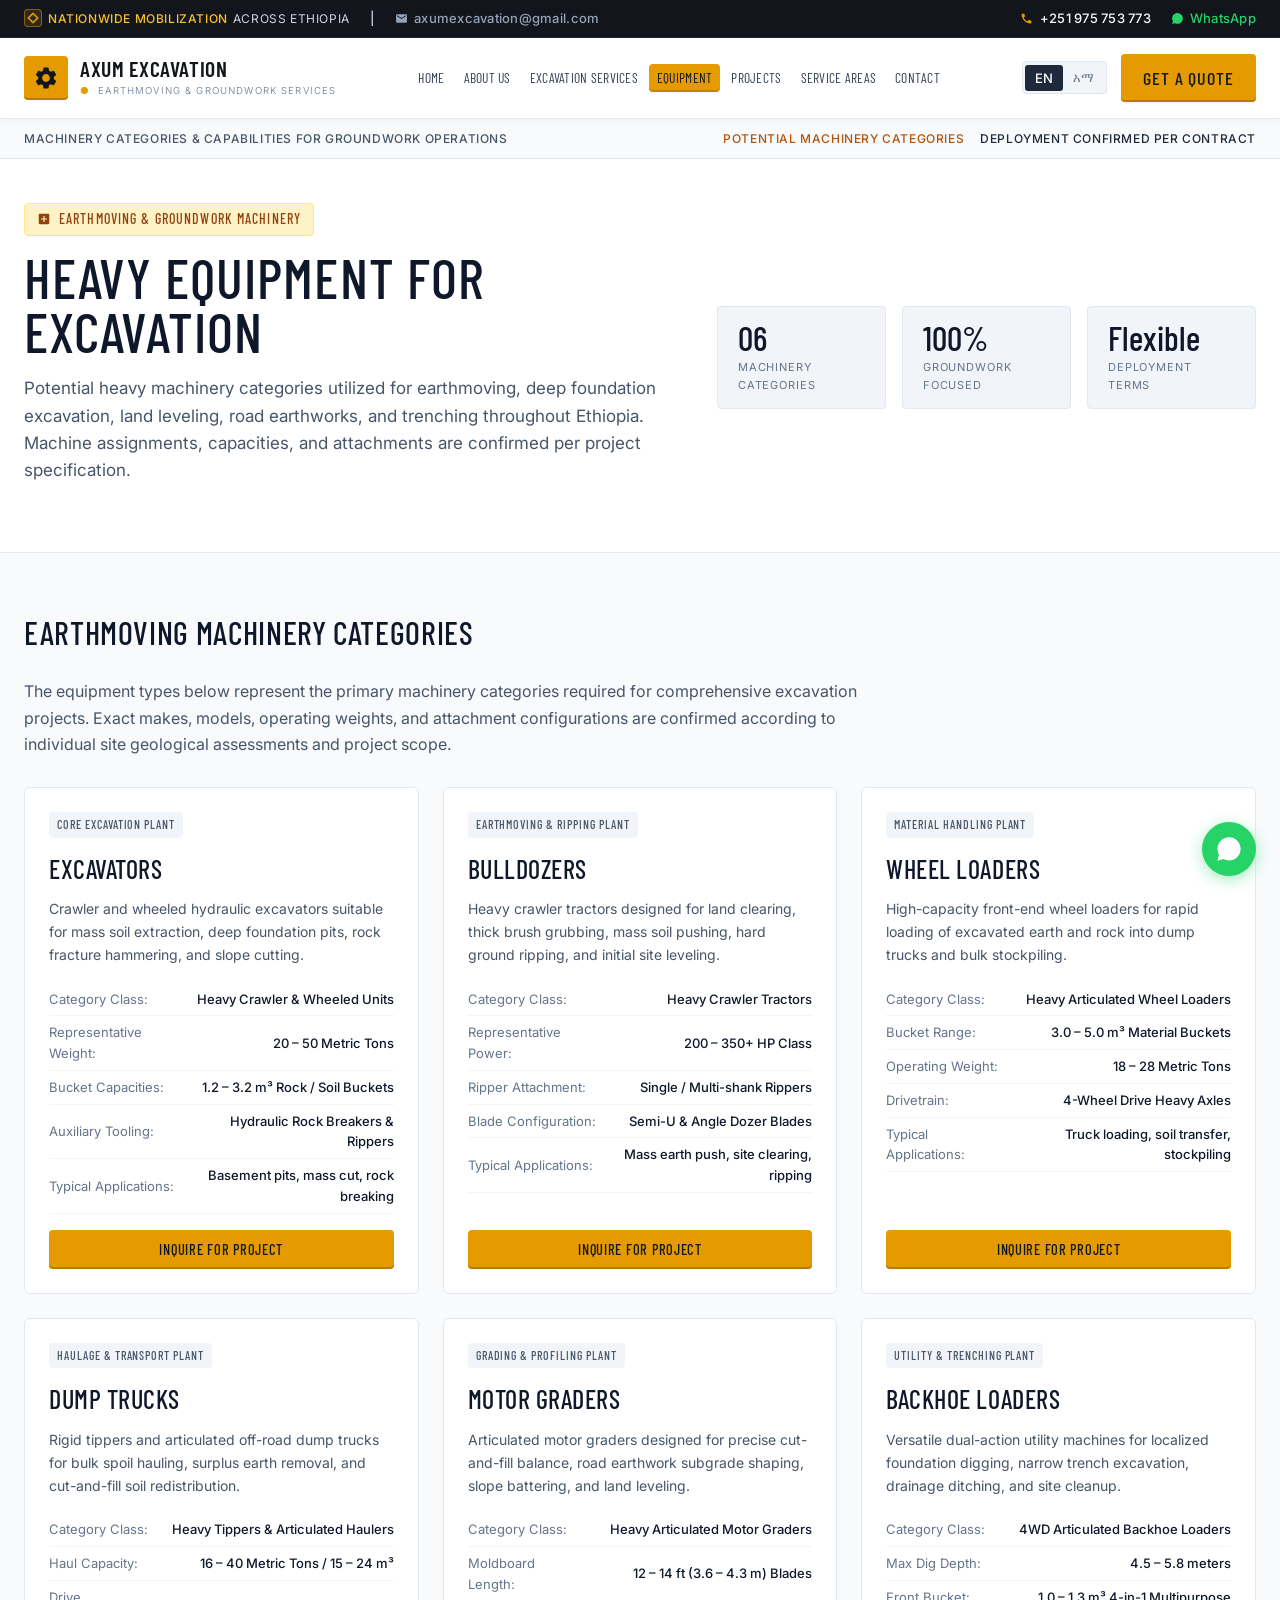
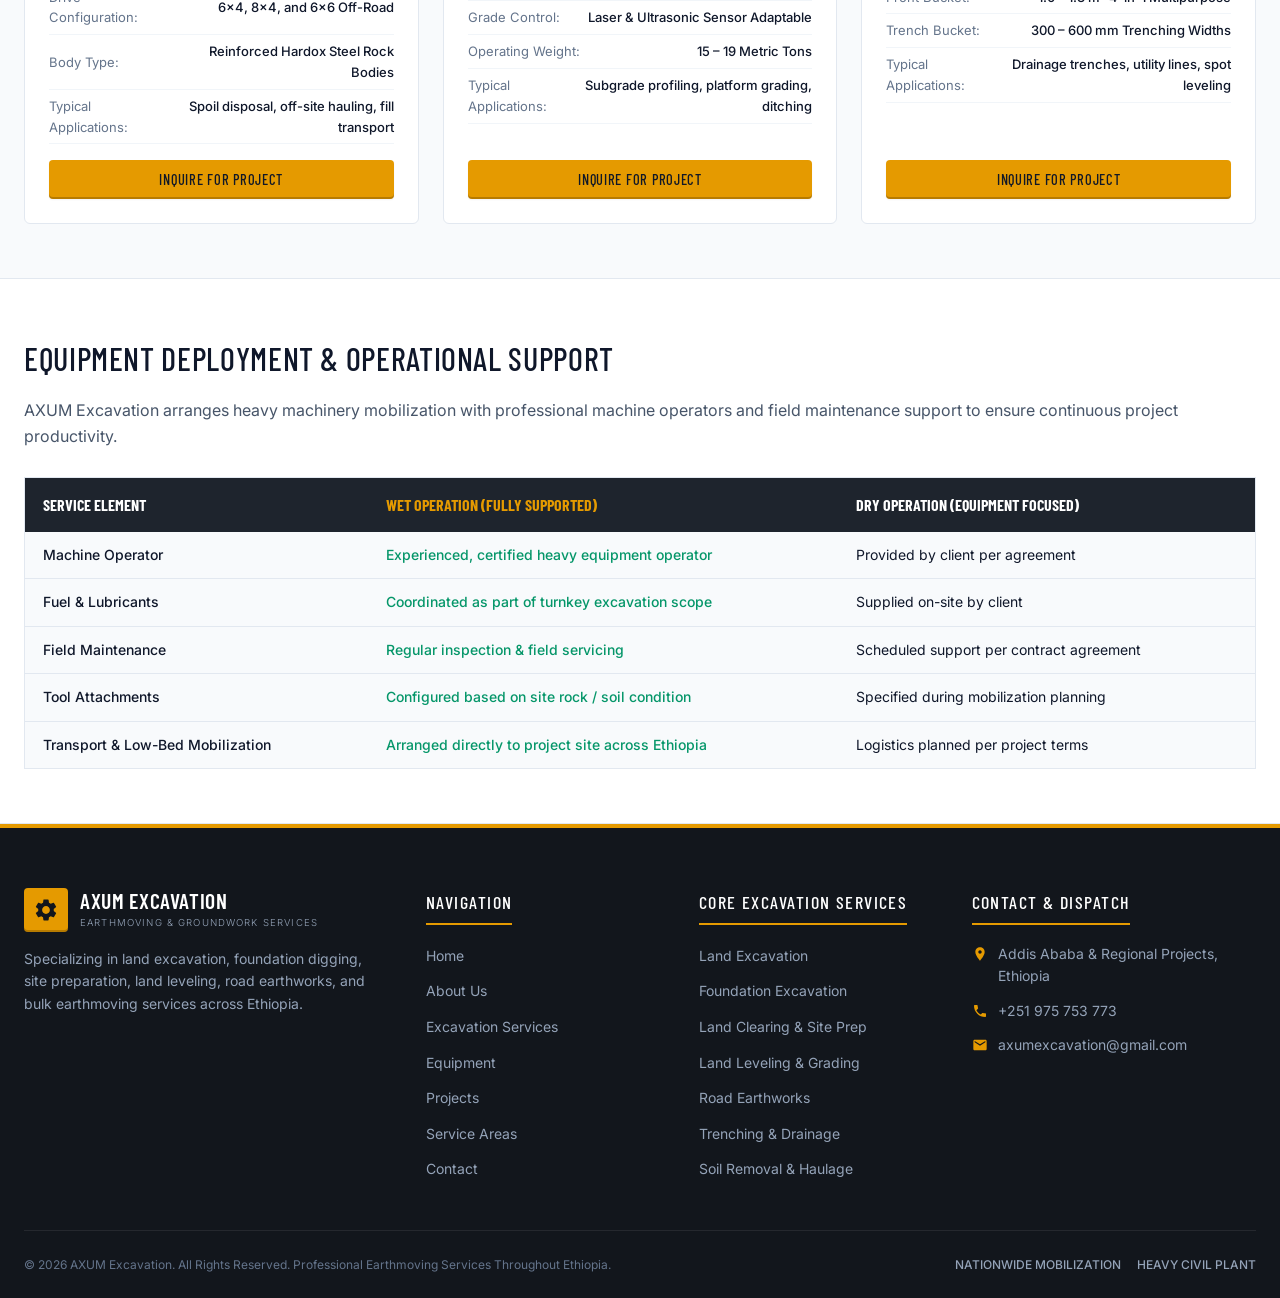
<file: equipment.html>
<!DOCTYPE html>
<html lang="en">
<head>
  <meta charset="UTF-8">
  <meta name="viewport" content="width=device-width, initial-scale=1.0">
  <title>Heavy Equipment for Excavation — AXUM Excavation</title>
  <meta name="description" content="Explore heavy machinery categories for excavation and earthmoving in Ethiopia: excavators, bulldozers, wheel loaders, dump trucks, motor graders, and backhoe loaders by AXUM Excavation.">
  <link rel="canonical" href="https://axumexcavation.com/equipment.html">
  <meta name="theme-color" content="#14181f">

  <!-- Open Graph -->
  <meta property="og:type" content="website">
  <meta property="og:url" content="https://axumexcavation.com/equipment.html">
  <meta property="og:title" content="Heavy Earthmoving & Excavation Equipment Fleet — AXUM Excavation">
  <meta property="og:description" content="Hydraulic crawler excavators, rock ripper dozers, motor graders, and 16m³ heavy tippers mobilized across Ethiopia.">
  <meta property="og:image" content="assets/images/cat336-hero.jpg">

  <!-- Twitter Card -->
  <meta name="twitter:card" content="summary_large_image">
  <meta name="twitter:title" content="Heavy Earthmoving Equipment Ethiopia — AXUM Excavation">
  <meta name="twitter:description" content="Certified crawler excavators, bulldozers, and earthmoving plant in Ethiopia.">
  <meta name="twitter:image" content="assets/images/cat336-hero.jpg">

  <link rel="stylesheet" href="css/style.css">
  <link rel="icon" type="image/svg+xml" href="data:image/svg+xml,<svg xmlns='http://www.w3.org/2000/svg' viewBox='0 0 24 24' fill='%23e59a00'><path d='M19 9h-4V3H9v6H5l7 7 7-7zM5 18v2h14v-2H5z'/></svg>">
</head>
<body>
  <a href="#main-content" class="skip-to-content">Skip to main content</a>

  <!-- TOP BAR -->
  <aside class="top-bar">
    <div class="container top-bar-inner">
      <!-- Tier 1: Nationwide Mobilization on left, Mobile Language Switcher on right -->
      <div class="top-bar-tier1">
        <div class="top-bar-left">
          <span class="top-bar-tag">
            <span class="mob-diamond-badge" aria-hidden="true">
              <svg viewBox="0 0 24 24"><path d="M12 2L2 12l10 10 10-10L12 2zm0 3.8L18.2 12 12 18.2 5.8 12 12 5.8z"/></svg>
            </span>
            <span class="tag-text"><strong class="tag-bold" data-i18n="top_nationwide_bold">NATIONWIDE MOBILIZATION</strong> <span class="tag-sub" data-i18n="top_nationwide_sub">ACROSS ETHIOPIA</span></span>
          </span>
          <span class="hide-mobile">|</span>
          <a href="mailto:axumexcavation@gmail.com" class="top-bar-link hide-mobile">
            <svg viewBox="0 0 24 24"><path d="M20 4H4c-1.1 0-1.99.9-1.99 2L2 18c0 1.1.9 2 2 2h16c1.1 0 2-.9 2-2V6c0-1.1-.9-2-2-2zm0 4l-8 5-8-5V6l8 5 8-5v2z"/></svg>
            axumexcavation@gmail.com
          </a>
        </div>

        <div class="top-bar-lang hide-desktop">
          <div class="lang-toggle" role="group" aria-label="Language selector">
            <button class="lang-btn active" data-lang="en">EN</button>
            <button class="lang-btn" data-lang="am">አማ</button>
          </div>
        </div>
      </div>

      <!-- Tier 2: Dispatch line, WhatsApp button, and Get Quote button -->
      <div class="top-bar-right">
        <a href="tel:+251975753773" class="top-bar-link dispatch-pill" aria-label="Call Dispatch Line">
          <div class="dispatch-icon">
            <svg viewBox="0 0 24 24"><path d="M6.62 10.79c1.44 2.83 3.76 5.14 6.59 6.59l2.2-2.2c.27-.27.67-.36 1.02-.24 1.12.37 2.33.57 3.57.57.55 0 1 .45 1 1V20c0 .55-.45 1-1 1-9.39 0-17-7.61-17-17 0-.55.45-1 1-1h3.5c.55 0 1 .45 1 1 0 1.25.2 2.45.57 3.57.11.35.03.74-.25 1.02l-2.2 2.2z"/></svg>
          </div>
          <div class="dispatch-details">
            <span class="dispatch-label" data-i18n="dispatch_line">DISPATCH LINE</span>
            <span class="dispatch-phone">+251 975 753 773</span>
          </div>
        </a>
        <a href="https://wa.me/251975753773" target="_blank" rel="noopener noreferrer" class="top-bar-link whatsapp-pill" aria-label="Chat on WhatsApp">
          <svg viewBox="0 0 24 24"><path d="M12.04 2c-5.46 0-9.91 4.45-9.91 9.91 0 1.75.46 3.45 1.32 4.95L2.05 22l5.25-1.38c1.45.79 3.08 1.21 4.74 1.21 5.46 0 9.91-4.45 9.91-9.91 0-2.65-1.03-5.14-2.9-7.01A9.816 9.816 0 0 0 12.04 2z"/></svg>
          <span>WhatsApp</span>
        </a>
      </div>
    </div>
  </aside>

  <!-- MAIN HEADER -->
  <header class="main-header">
    <div class="container header-inner">
      <a href="index.html" class="brand-logo" aria-label="AXUM Excavation Home">
        <div class="brand-icon">
          <svg viewBox="0 0 24 24"><path d="M19.14 12.94c.04-.3.06-.61.06-.94 0-.32-.02-.64-.07-.94l2.03-1.58a.49.49 0 0 0 .12-.61l-1.92-3.32a.488.488 0 0 0-.59-.22l-2.39.96c-.5-.38-1.03-.7-1.62-.94l-.36-2.54a.484.484 0 0 0-.48-.41h-3.84c-.24 0-.43.17-.47.41l-.36 2.54c-.59.24-1.13.57-1.62.94l-2.39-.96c-.22-.08-.47 0-.59.22L2.74 8.87c-.12.21-.08.47.12.61l2.03 1.58c-.05.3-.09.63-.09.94s.02.64.07.94l-2.03 1.58a.49.49 0 0 0-.12.61l1.92 3.32c.12.22.37.29.59.22l2.39-.96c.5.38 1.03.7 1.62.94l.36 2.54c.05.24.24.41.48.41h3.84c.24 0 .44-.17.47-.41l.36-2.54c.59-.24 1.13-.56 1.62-.94l2.39.96c.22.08.47 0 .59-.22l1.92-3.32c.12-.22.07-.47-.12-.61l-2.01-1.58zM12 15.6c-1.98 0-3.6-1.62-3.6-3.6s1.62-3.6 3.6-3.6 3.6 1.62 3.6 3.6-1.62 3.6-3.6 3.6z"/></svg>
        </div>
        <div class="brand-text">
          <span class="brand-name" data-i18n="brand_name">AXUM EXCAVATION</span>
          <span class="brand-sub"><span class="brand-dot">●</span> <span data-i18n="brand_sub">Earthmoving & Groundwork Services</span></span>
        </div>
      </a>

      <nav aria-label="Primary Navigation">
        <ul class="nav-menu">
          <li><a href="index.html#home" class="nav-link" data-i18n="nav_home">Home</a></li>
          <li><a href="index.html#about" class="nav-link" data-i18n="nav_about">About Us</a></li>
          <li><a href="index.html#services" class="nav-link" data-i18n="nav_services">Excavation Services</a></li>
          <li><a href="index.html#equipment" class="nav-link active" data-i18n="nav_equipment">Equipment</a></li>
          <li><a href="index.html#projects" class="nav-link" data-i18n="nav_projects">Projects</a></li>
          <li><a href="index.html#service-areas" class="nav-link" data-i18n="nav_service_areas">Service Areas</a></li>
          <li><a href="index.html#contact" class="nav-link" data-i18n="nav_contact">Contact</a></li>
          <li class="mobile-menu-cta"><a href="contact.html" class="btn-primary" style="width:100%; justify-content:center; text-align:center; padding:12px; font-size:1.05rem;" data-i18n="btn_get_quote">Get A Quote</a></li>
        </ul>
      </nav>

      <div class="header-actions">
        <div class="lang-toggle">
          <button class="lang-btn active" data-lang="en">EN</button>
          <button class="lang-btn" data-lang="am">አማ</button>
        </div>
        <a href="index.html#contact" class="btn-quote" data-i18n="btn_get_quote">Get A Quote</a>
        <button class="mobile-toggle" aria-label="Toggle navigation menu">
          <svg width="24" height="24" viewBox="0 0 24 24" fill="currentColor"><path d="M3 18h18v-2H3v2zm0-5h18v-2H3v2zm0-7v2h18V6H3z"/></svg>
        </button>
      </div>
    </div>
  </header>

  <!-- REGISTRY STRIP -->
  <div class="registry-strip">
    <div class="container registry-inner">
      <div class="registry-path">
        <span>Machinery Categories & Capabilities for Groundwork Operations</span>
      </div>
      <div class="registry-badges">
        <span class="registry-badge-item highlight">Potential Machinery Categories</span>
        <span class="registry-badge-item">Deployment Confirmed Per Contract</span>
      </div>
    </div>
  </div>

  <!-- HERO BANNER -->
  <main id="main-content">
    <section class="subpage-hero">
      <div class="container">
        <div class="subpage-hero-grid">
          <div>
            <div class="subpage-tag">
              <svg viewBox="0 0 24 24"><path d="M19 3H5c-1.1 0-2 .9-2 2v14c0 1.1.9 2 2 2h14c1.1 0 2-.9 2-2V5c0-1.1-.9-2-2-2zm-2 10h-4v4h-2v-4H7v-2h4V7h2v4h4v2z"/></svg>
              <span data-i18n="equipment_tag">Earthmoving & Groundwork Machinery</span>
            </div>
            <h1 class="subpage-title" data-i18n="equipment_title">HEAVY EQUIPMENT FOR EXCAVATION</h1>
            <p class="subpage-desc" data-i18n="equipment_desc">
              Potential heavy machinery categories utilized for earthmoving, deep foundation excavation, land leveling, road earthworks, and trenching throughout Ethiopia. Machine assignments, capacities, and attachments are confirmed per project specification.
            </p>
          </div>
          <div class="metrics-row">
            <div class="metric-box">
              <div class="metric-box-val">06</div>
              <div class="metric-box-label">Machinery Categories</div>
            </div>
            <div class="metric-box">
              <div class="metric-box-val">100%</div>
              <div class="metric-box-label">Groundwork Focused</div>
            </div>
            <div class="metric-box">
              <div class="metric-box-val">Flexible</div>
              <div class="metric-box-label">Deployment Terms</div>
            </div>
          </div>
        </div>
      </div>
    </section>

    <!-- FLEET INVENTORY GRID -->
    <section class="services-section">
      <div class="container">
        <h2 style="font-family:var(--font-display); font-size:2rem; text-transform:uppercase; margin-bottom:20px; color:#0f172a;">
          Earthmoving Machinery Categories
        </h2>
        <p style="color:var(--text-dark-secondary); margin-bottom:28px; max-width:850px;">
          The equipment types below represent the primary machinery categories required for comprehensive excavation projects. Exact makes, models, operating weights, and attachment configurations are confirmed according to individual site geological assessments and project scope.
        </p>

        <div class="fleet-grid">
          <!-- Category 1: Excavators -->
          <div class="fleet-item-card">
            <span class="fleet-item-badge">Core Excavation Plant</span>
            <h3 class="fleet-item-title">Excavators</h3>
            <p style="font-size:0.875rem; color:var(--text-dark-secondary);">
              Crawler and wheeled hydraulic excavators suitable for mass soil extraction, deep foundation pits, rock fracture hammering, and slope cutting.
            </p>
            <table class="fleet-item-specs-table">
              <tr><td class="lbl">Category Class:</td><td class="val">Heavy Crawler & Wheeled Units</td></tr>
              <tr><td class="lbl">Representative Weight:</td><td class="val">20 – 50 Metric Tons</td></tr>
              <tr><td class="lbl">Bucket Capacities:</td><td class="val">1.2 – 3.2 m³ Rock / Soil Buckets</td></tr>
              <tr><td class="lbl">Auxiliary Tooling:</td><td class="val">Hydraulic Rock Breakers & Rippers</td></tr>
              <tr><td class="lbl">Typical Applications:</td><td class="val">Basement pits, mass cut, rock breaking</td></tr>
            </table>
            <a href="contact.html" class="btn-quote" style="font-size:0.9rem; padding:8px 14px; text-align:center; justify-content:center; margin-top:auto;">Inquire for Project</a>
          </div>

          <!-- Category 2: Bulldozers -->
          <div class="fleet-item-card">
            <span class="fleet-item-badge">Earthmoving & Ripping Plant</span>
            <h3 class="fleet-item-title">Bulldozers</h3>
            <p style="font-size:0.875rem; color:var(--text-dark-secondary);">
              Heavy crawler tractors designed for land clearing, thick brush grubbing, mass soil pushing, hard ground ripping, and initial site leveling.
            </p>
            <table class="fleet-item-specs-table">
              <tr><td class="lbl">Category Class:</td><td class="val">Heavy Crawler Tractors</td></tr>
              <tr><td class="lbl">Representative Power:</td><td class="val">200 – 350+ HP Class</td></tr>
              <tr><td class="lbl">Ripper Attachment:</td><td class="val">Single / Multi-shank Rippers</td></tr>
              <tr><td class="lbl">Blade Configuration:</td><td class="val">Semi-U & Angle Dozer Blades</td></tr>
              <tr><td class="lbl">Typical Applications:</td><td class="val">Mass earth push, site clearing, ripping</td></tr>
            </table>
            <a href="contact.html" class="btn-quote" style="font-size:0.9rem; padding:8px 14px; text-align:center; justify-content:center; margin-top:auto;">Inquire for Project</a>
          </div>

          <!-- Category 3: Wheel Loaders -->
          <div class="fleet-item-card">
            <span class="fleet-item-badge">Material Handling Plant</span>
            <h3 class="fleet-item-title">Wheel Loaders</h3>
            <p style="font-size:0.875rem; color:var(--text-dark-secondary);">
              High-capacity front-end wheel loaders for rapid loading of excavated earth and rock into dump trucks and bulk stockpiling.
            </p>
            <table class="fleet-item-specs-table">
              <tr><td class="lbl">Category Class:</td><td class="val">Heavy Articulated Wheel Loaders</td></tr>
              <tr><td class="lbl">Bucket Range:</td><td class="val">3.0 – 5.0 m³ Material Buckets</td></tr>
              <tr><td class="lbl">Operating Weight:</td><td class="val">18 – 28 Metric Tons</td></tr>
              <tr><td class="lbl">Drivetrain:</td><td class="val">4-Wheel Drive Heavy Axles</td></tr>
              <tr><td class="lbl">Typical Applications:</td><td class="val">Truck loading, soil transfer, stockpiling</td></tr>
            </table>
            <a href="contact.html" class="btn-quote" style="font-size:0.9rem; padding:8px 14px; text-align:center; justify-content:center; margin-top:auto;">Inquire for Project</a>
          </div>

          <!-- Category 4: Dump Trucks -->
          <div class="fleet-item-card">
            <span class="fleet-item-badge">Haulage & Transport Plant</span>
            <h3 class="fleet-item-title">Dump Trucks</h3>
            <p style="font-size:0.875rem; color:var(--text-dark-secondary);">
              Rigid tippers and articulated off-road dump trucks for bulk spoil hauling, surplus earth removal, and cut-and-fill soil redistribution.
            </p>
            <table class="fleet-item-specs-table">
              <tr><td class="lbl">Category Class:</td><td class="val">Heavy Tippers & Articulated Haulers</td></tr>
              <tr><td class="lbl">Haul Capacity:</td><td class="val">16 – 40 Metric Tons / 15 – 24 m³</td></tr>
              <tr><td class="lbl">Drive Configuration:</td><td class="val">6x4, 8x4, and 6x6 Off-Road</td></tr>
              <tr><td class="lbl">Body Type:</td><td class="val">Reinforced Hardox Steel Rock Bodies</td></tr>
              <tr><td class="lbl">Typical Applications:</td><td class="val">Spoil disposal, off-site hauling, fill transport</td></tr>
            </table>
            <a href="contact.html" class="btn-quote" style="font-size:0.9rem; padding:8px 14px; text-align:center; justify-content:center; margin-top:auto;">Inquire for Project</a>
          </div>

          <!-- Category 5: Motor Graders -->
          <div class="fleet-item-card">
            <span class="fleet-item-badge">Grading & Profiling Plant</span>
            <h3 class="fleet-item-title">Motor Graders</h3>
            <p style="font-size:0.875rem; color:var(--text-dark-secondary);">
              Articulated motor graders designed for precise cut-and-fill balance, road earthwork subgrade shaping, slope battering, and land leveling.
            </p>
            <table class="fleet-item-specs-table">
              <tr><td class="lbl">Category Class:</td><td class="val">Heavy Articulated Motor Graders</td></tr>
              <tr><td class="lbl">Moldboard Length:</td><td class="val">12 – 14 ft (3.6 – 4.3 m) Blades</td></tr>
              <tr><td class="lbl">Grade Control:</td><td class="val">Laser & Ultrasonic Sensor Adaptable</td></tr>
              <tr><td class="lbl">Operating Weight:</td><td class="val">15 – 19 Metric Tons</td></tr>
              <tr><td class="lbl">Typical Applications:</td><td class="val">Subgrade profiling, platform grading, ditching</td></tr>
            </table>
            <a href="contact.html" class="btn-quote" style="font-size:0.9rem; padding:8px 14px; text-align:center; justify-content:center; margin-top:auto;">Inquire for Project</a>
          </div>

          <!-- Category 6: Backhoe Loaders -->
          <div class="fleet-item-card">
            <span class="fleet-item-badge">Utility & Trenching Plant</span>
            <h3 class="fleet-item-title">Backhoe Loaders</h3>
            <p style="font-size:0.875rem; color:var(--text-dark-secondary);">
              Versatile dual-action utility machines for localized foundation digging, narrow trench excavation, drainage ditching, and site cleanup.
            </p>
            <table class="fleet-item-specs-table">
              <tr><td class="lbl">Category Class:</td><td class="val">4WD Articulated Backhoe Loaders</td></tr>
              <tr><td class="lbl">Max Dig Depth:</td><td class="val">4.5 – 5.8 meters</td></tr>
              <tr><td class="lbl">Front Bucket:</td><td class="val">1.0 – 1.3 m³ 4-in-1 Multipurpose</td></tr>
              <tr><td class="lbl">Trench Bucket:</td><td class="val">300 – 600 mm Trenching Widths</td></tr>
              <tr><td class="lbl">Typical Applications:</td><td class="val">Drainage trenches, utility lines, spot leveling</td></tr>
            </table>
            <a href="contact.html" class="btn-quote" style="font-size:0.9rem; padding:8px 14px; text-align:center; justify-content:center; margin-top:auto;">Inquire for Project</a>
          </div>
        </div>
      </div>
    </section>

    <!-- PROJECT DEPLOYMENT INFORMATION -->
    <section class="services-section" style="background:#ffffff;">
      <div class="container">
        <h2 style="font-family:var(--font-display); font-size:2rem; text-transform:uppercase; margin-bottom:12px; color:#0f172a;">
          Equipment Deployment & Operational Support
        </h2>
        <p style="color:var(--text-dark-secondary); margin-bottom:28px;">
          AXUM Excavation arranges heavy machinery mobilization with professional machine operators and field maintenance support to ensure continuous project productivity.
        </p>

        <div style="overflow-x:auto;">
          <table style="width:100%; border-collapse:collapse; background:#f8fafc; border:1px solid var(--border-light); border-radius:var(--radius-sm); font-size:0.875rem;">
            <thead>
              <tr style="background:#1e242d; color:#ffffff; font-family:var(--font-display); text-transform:uppercase; font-size:1rem;">
                <th style="padding:14px 18px; text-align:left;">Service Element</th>
                <th style="padding:14px 18px; text-align:left; color:var(--color-primary);">Wet Operation (Fully Supported)</th>
                <th style="padding:14px 18px; text-align:left;">Dry Operation (Equipment Focused)</th>
              </tr>
            </thead>
            <tbody>
              <tr style="border-bottom:1px solid #e2e8f0;">
                <td style="padding:12px 18px; font-weight:500;">Machine Operator</td>
                <td style="padding:12px 18px; color:#059669; font-weight:500;">Experienced, certified heavy equipment operator</td>
                <td style="padding:12px 18px;">Provided by client per agreement</td>
              </tr>
              <tr style="border-bottom:1px solid #e2e8f0;">
                <td style="padding:12px 18px; font-weight:500;">Fuel & Lubricants</td>
                <td style="padding:12px 18px; color:#059669; font-weight:500;">Coordinated as part of turnkey excavation scope</td>
                <td style="padding:12px 18px;">Supplied on-site by client</td>
              </tr>
              <tr style="border-bottom:1px solid #e2e8f0;">
                <td style="padding:12px 18px; font-weight:500;">Field Maintenance</td>
                <td style="padding:12px 18px; color:#059669; font-weight:500;">Regular inspection & field servicing</td>
                <td style="padding:12px 18px;">Scheduled support per contract agreement</td>
              </tr>
              <tr style="border-bottom:1px solid #e2e8f0;">
                <td style="padding:12px 18px; font-weight:500;">Tool Attachments</td>
                <td style="padding:12px 18px; color:#059669; font-weight:500;">Configured based on site rock / soil condition</td>
                <td style="padding:12px 18px;">Specified during mobilization planning</td>
              </tr>
              <tr>
                <td style="padding:12px 18px; font-weight:500;">Transport & Low-Bed Mobilization</td>
                <td style="padding:12px 18px; color:#059669; font-weight:500;">Arranged directly to project site across Ethiopia</td>
                <td style="padding:12px 18px;">Logistics planned per project terms</td>
              </tr>
            </tbody>
          </table>
        </div>
      </div>
    </section>
  </main>

  <!-- MAIN FOOTER -->
  <footer class="main-footer">
    <div class="container">
      <div class="footer-grid">
        <div class="footer-col-brand">
          <div class="brand-logo" style="margin-bottom:12px;">
            <div class="brand-icon">
              <svg viewBox="0 0 24 24"><path d="M19.14 12.94c.04-.3.06-.61.06-.94 0-.32-.02-.64-.07-.94l2.03-1.58a.49.49 0 0 0 .12-.61l-1.92-3.32a.488.488 0 0 0-.59-.22l-2.39.96c-.5-.38-1.03-.7-1.62-.94l-.36-2.54a.484.484 0 0 0-.48-.41h-3.84c-.24 0-.43.17-.47.41l-.36 2.54c-.59.24-1.13.57-1.62.94l-2.39-.96c-.22-.08-.47 0-.59.22L2.74 8.87c-.12.21-.08.47.12.61l2.03 1.58c-.05.3-.09.63-.09.94s.02.64.07.94l-2.03 1.58a.49.49 0 0 0-.12.61l1.92 3.32c.12.22.37.29.59.22l2.39-.96c.5.38 1.03.7 1.62.94l.36 2.54c.05.24.24.41.48.41h3.84c.24 0 .44-.17.47-.41l.36-2.54c.59-.24 1.13-.56 1.62-.94l2.39.96c.22.08.47 0 .59-.22l1.92-3.32c.12-.22.07-.47-.12-.61l-2.01-1.58zM12 15.6c-1.98 0-3.6-1.62-3.6-3.6s1.62-3.6 3.6-3.6 3.6 1.62 3.6 3.6-1.62 3.6-3.6 3.6z"/></svg>
            </div>
            <div class="brand-text">
              <span class="brand-name">AXUM EXCAVATION</span>
              <span class="brand-sub">Earthmoving & Groundwork Services</span>
            </div>
          </div>
          <p class="footer-about-text">
            Specializing in land excavation, foundation digging, site preparation, land leveling, road earthworks, and bulk earthmoving services across Ethiopia.
          </p>
        </div>

        <div>
          <span class="footer-col-title">Navigation</span>
          <ul class="footer-nav-list">
            <li><a href="index.html#home">Home</a></li>
            <li><a href="index.html#about">About Us</a></li>
            <li><a href="index.html#services">Excavation Services</a></li>
            <li><a href="index.html#equipment">Equipment</a></li>
            <li><a href="index.html#projects">Projects</a></li>
            <li><a href="index.html#service-areas">Service Areas</a></li>
            <li><a href="index.html#contact">Contact</a></li>
          </ul>
        </div>

        <div>
          <span class="footer-col-title">Core Excavation Services</span>
          <ul class="footer-nav-list">
            <li><a href="index.html#services">Land Excavation</a></li>
            <li><a href="index.html#services">Foundation Excavation</a></li>
            <li><a href="index.html#services">Land Clearing & Site Prep</a></li>
            <li><a href="index.html#services">Land Leveling & Grading</a></li>
            <li><a href="index.html#services">Road Earthworks</a></li>
            <li><a href="index.html#services">Trenching & Drainage</a></li>
            <li><a href="index.html#services">Soil Removal & Haulage</a></li>
          </ul>
        </div>

        <div>
          <span class="footer-col-title">Contact & Dispatch</span>
          <div class="footer-contact-item">
            <svg viewBox="0 0 24 24"><path d="M12 2C8.13 2 5 5.13 5 9c0 5.25 7 13 7 13s7-7.75 7-13c0-3.87-3.13-7-7-7zm0 9.5c-1.38 0-2.5-1.12-2.5-2.5s1.12-2.5 2.5-2.5 2.5 1.12 2.5 2.5-1.12 2.5-2.5 2.5z"/></svg>
            <span>Addis Ababa & Regional Projects, Ethiopia</span>
          </div>
          <div class="footer-contact-item">
            <svg viewBox="0 0 24 24"><path d="M6.62 10.79c1.44 2.83 3.76 5.14 6.59 6.59l2.2-2.2c.27-.27.67-.36 1.02-.24 1.12.37 2.33.57 3.57.57.55 0 1 .45 1 1V20c0 .55-.45 1-1 1-9.39 0-17-7.61-17-17 0-.55.45-1 1-1h3.5c.55 0 1 .45 1 1 0 1.25.2 2.45.57 3.57.11.35.03.74-.25 1.02l-2.2 2.2z"/></svg>
            <span>+251 975 753 773</span>
          </div>
          <div class="footer-contact-item">
            <svg viewBox="0 0 24 24"><path d="M20 4H4c-1.1 0-1.99.9-1.99 2L2 18c0 1.1.9 2 2 2h16c1.1 0 2-.9 2-2V6c0-1.1-.9-2-2-2zm0 4l-8 5-8-5V6l8 5 8-5v2z"/></svg>
            <span>axumexcavation@gmail.com</span>
          </div>
        </div>
      </div>

      <div class="footer-bottom">
        <span>&copy; 2026 AXUM Excavation. All Rights Reserved. Professional Earthmoving Services Throughout Ethiopia.</span>
        <div class="footer-accreditations">
          <span>Nationwide Mobilization</span>
          <span>Heavy Civil Plant</span>
        </div>
      </div>
    </div>
  </footer>

  <a href="https://wa.me/251975753773" target="_blank" rel="noopener noreferrer" class="floating-whatsapp" aria-label="Chat on WhatsApp">
    <svg viewBox="0 0 24 24"><path d="M12.04 2c-5.46 0-9.91 4.45-9.91 9.91 0 1.75.46 3.45 1.32 4.95L2.05 22l5.25-1.38c1.45.79 3.08 1.21 4.74 1.21 5.46 0 9.91-4.45 9.91-9.91 0-2.65-1.03-5.14-2.9-7.01A9.816 9.816 0 0 0 12.04 2z"/></svg>
  </a>

  <script src="js/main.js"></script>
</body>
</html>
</file>
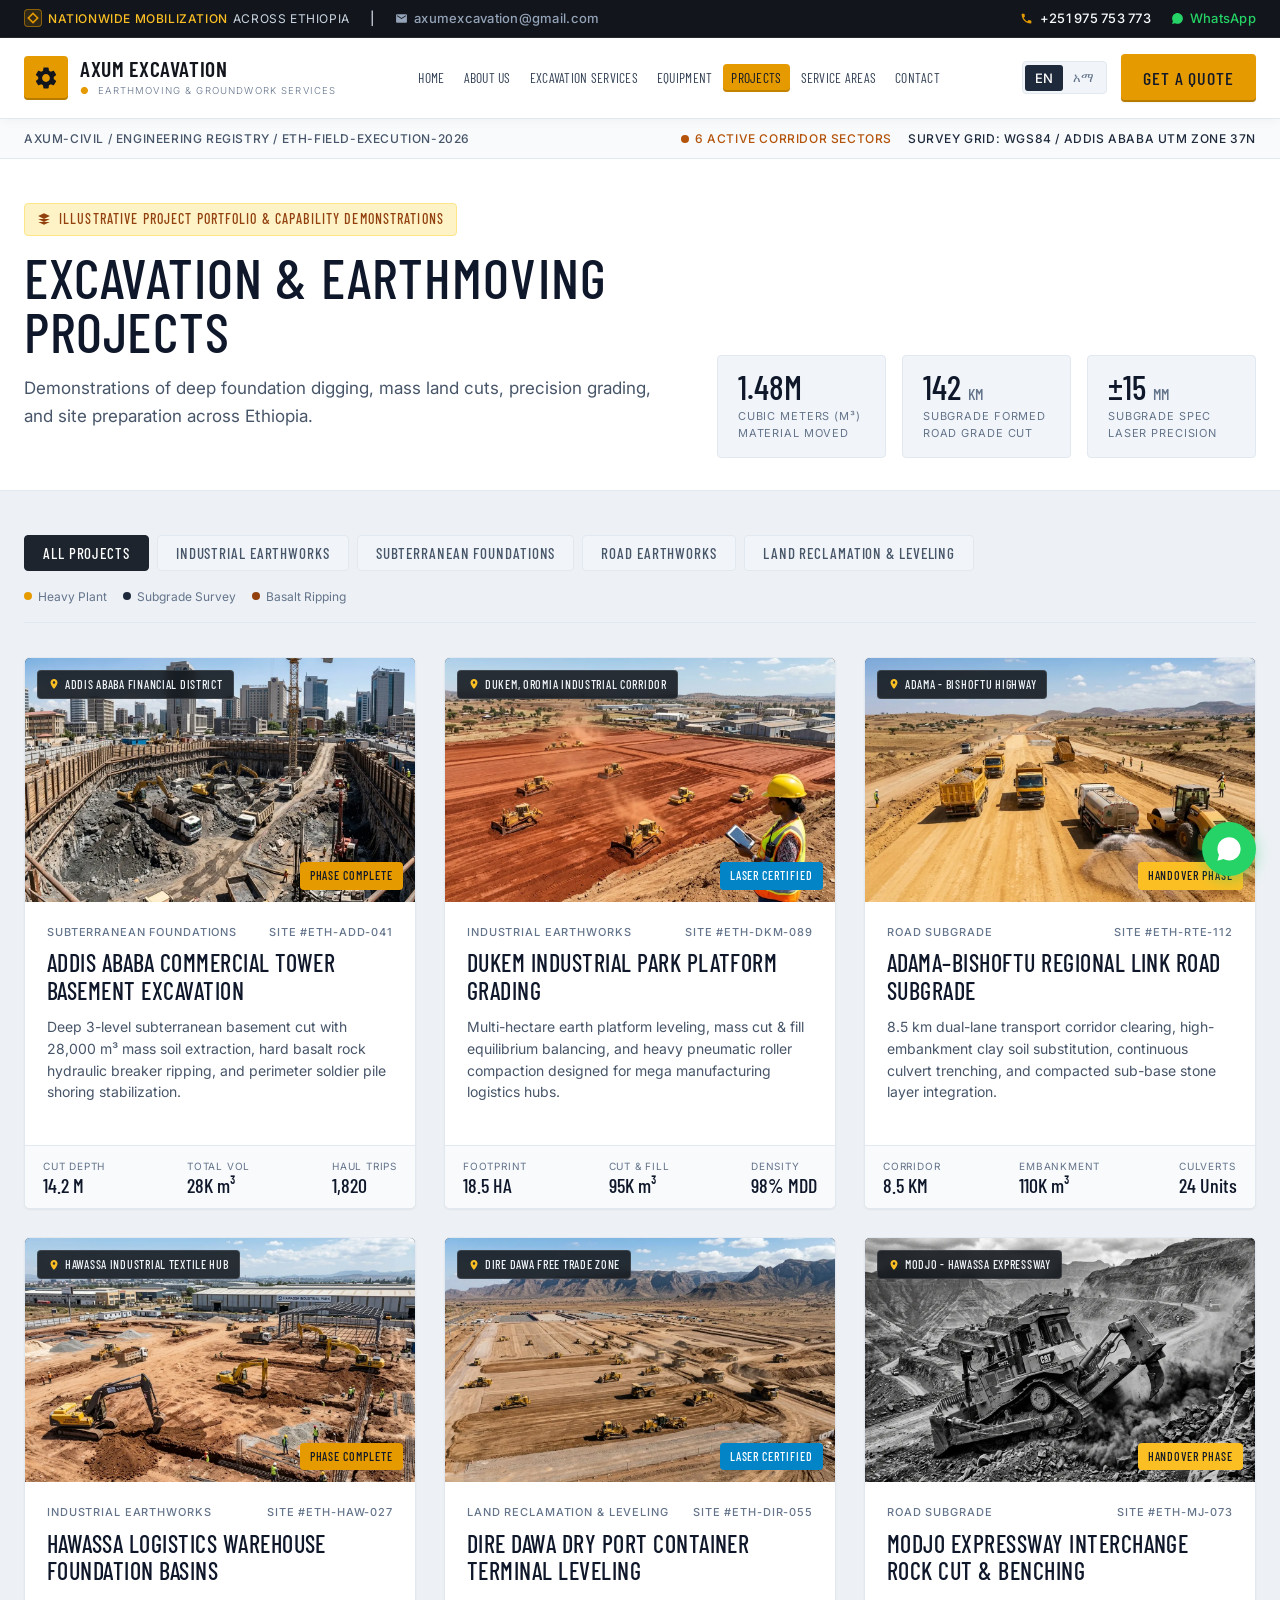
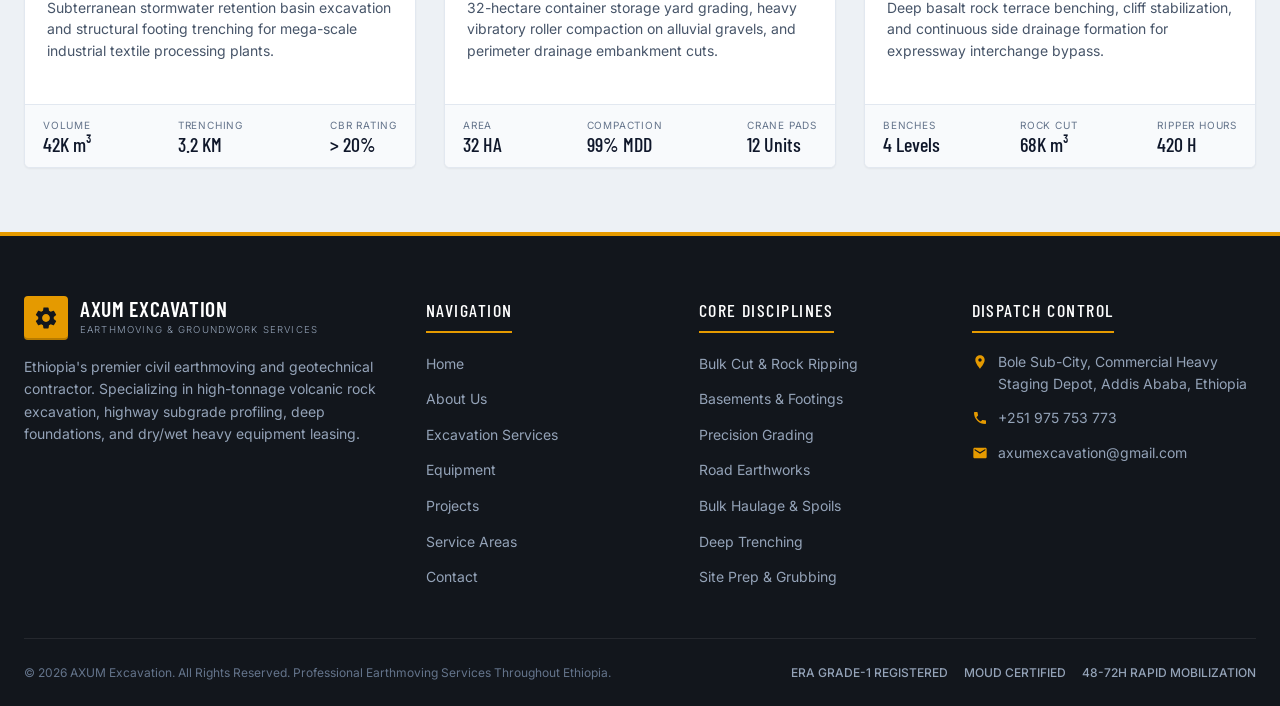
<file: projects.html>
<!DOCTYPE html>
<html lang="en">
<head>
  <meta charset="UTF-8">
  <meta name="viewport" content="width=device-width, initial-scale=1.0">
  <title>Groundwork Portfolio & Recent Sites — AXUM Excavation</title>
  <meta name="description" content="Explore heavy civil earthmoving, subterranean basement excavations, and industrial platform grading projects across Addis Ababa, Dukem, Adama, and Hawassa by AXUM Excavation.">
  <link rel="stylesheet" href="css/style.css">
  <link rel="icon" type="image/svg+xml" href="data:image/svg+xml,<svg xmlns='http://www.w3.org/2000/svg' viewBox='0 0 24 24' fill='%23e59a00'><path d='M19 9h-4V3H9v6H5l7 7 7-7zM5 18v2h14v-2H5z'/></svg>">
</head>
<body>
  <a href="#main-content" class="skip-to-content">Skip to main content</a>

  <!-- TOP BAR -->
  <aside class="top-bar" aria-label="Top contact and dispatch bar">
    <div class="container top-bar-inner">
      <!-- Tier 1: Nationwide Mobilization on left, Mobile Language Switcher on right -->
      <div class="top-bar-tier1">
        <div class="top-bar-left">
          <span class="top-bar-tag">
            <span class="mob-diamond-badge" aria-hidden="true">
              <svg viewBox="0 0 24 24"><path d="M12 2L2 12l10 10 10-10L12 2zm0 3.8L18.2 12 12 18.2 5.8 12 12 5.8z"/></svg>
            </span>
            <span class="tag-text"><strong class="tag-bold" data-i18n="top_nationwide_bold">NATIONWIDE MOBILIZATION</strong> <span class="tag-sub" data-i18n="top_nationwide_sub">ACROSS ETHIOPIA</span></span>
          </span>
          <span class="hide-mobile">|</span>
          <a href="mailto:axumexcavation@gmail.com" class="top-bar-link hide-mobile">
            <svg viewBox="0 0 24 24"><path d="M20 4H4c-1.1 0-1.99.9-1.99 2L2 18c0 1.1.9 2 2 2h16c1.1 0 2-.9 2-2V6c0-1.1-.9-2-2-2zm0 4l-8 5-8-5V6l8 5 8-5v2z"/></svg>
            axumexcavation@gmail.com
          </a>
        </div>

        <div class="top-bar-lang hide-desktop">
          <div class="lang-toggle" role="group" aria-label="Language selector">
            <button class="lang-btn active" data-lang="en">EN</button>
            <button class="lang-btn" data-lang="am">አማ</button>
          </div>
        </div>
      </div>

      <!-- Tier 2: Dispatch line, WhatsApp button, and Get Quote button -->
      <div class="top-bar-right">
        <a href="tel:+251975753773" class="top-bar-link dispatch-pill" aria-label="Call Dispatch Line">
          <div class="dispatch-icon">
            <svg viewBox="0 0 24 24"><path d="M6.62 10.79c1.44 2.83 3.76 5.14 6.59 6.59l2.2-2.2c.27-.27.67-.36 1.02-.24 1.12.37 2.33.57 3.57.57.55 0 1 .45 1 1V20c0 .55-.45 1-1 1-9.39 0-17-7.61-17-17 0-.55.45-1 1-1h3.5c.55 0 1 .45 1 1 0 1.25.2 2.45.57 3.57.11.35.03.74-.25 1.02l-2.2 2.2z"/></svg>
          </div>
          <div class="dispatch-details">
            <span class="dispatch-label" data-i18n="dispatch_line">DISPATCH LINE</span>
            <span class="dispatch-phone">+251 975 753 773</span>
          </div>
        </a>
        <a href="https://wa.me/251975753773" target="_blank" rel="noopener noreferrer" class="top-bar-link whatsapp-pill" aria-label="Chat on WhatsApp">
          <svg viewBox="0 0 24 24"><path d="M12.04 2c-5.46 0-9.91 4.45-9.91 9.91 0 1.75.46 3.45 1.32 4.95L2.05 22l5.25-1.38c1.45.79 3.08 1.21 4.74 1.21 5.46 0 9.91-4.45 9.91-9.91 0-2.65-1.03-5.14-2.9-7.01A9.816 9.816 0 0 0 12.04 2z"/></svg>
          <span>WhatsApp</span>
        </a>
      </div>
    </div>
  </aside>

  <!-- MAIN HEADER -->
  <header class="main-header">
    <div class="container header-inner">
      <a href="index.html" class="brand-logo" aria-label="AXUM Excavation Home">
        <div class="brand-icon">
          <svg viewBox="0 0 24 24"><path d="M19.14 12.94c.04-.3.06-.61.06-.94 0-.32-.02-.64-.07-.94l2.03-1.58a.49.49 0 0 0 .12-.61l-1.92-3.32a.488.488 0 0 0-.59-.22l-2.39.96c-.5-.38-1.03-.7-1.62-.94l-.36-2.54a.484.484 0 0 0-.48-.41h-3.84c-.24 0-.43.17-.47.41l-.36 2.54c-.59.24-1.13.57-1.62.94l-2.39-.96c-.22-.08-.47 0-.59.22L2.74 8.87c-.12.21-.08.47.12.61l2.03 1.58c-.05.3-.09.63-.09.94s.02.64.07.94l-2.03 1.58a.49.49 0 0 0-.12.61l1.92 3.32c.12.22.37.29.59.22l2.39-.96c.5.38 1.03.7 1.62.94l.36 2.54c.05.24.24.41.48.41h3.84c.24 0 .44-.17.47-.41l.36-2.54c.59-.24 1.13-.56 1.62-.94l2.39.96c.22.08.47 0 .59-.22l1.92-3.32c.12-.22.07-.47-.12-.61l-2.01-1.58zM12 15.6c-1.98 0-3.6-1.62-3.6-3.6s1.62-3.6 3.6-3.6 3.6 1.62 3.6 3.6-1.62 3.6-3.6 3.6z"/></svg>
        </div>
        <div class="brand-text">
          <span class="brand-name" data-i18n="brand_name">AXUM EXCAVATION</span>
          <span class="brand-sub"><span class="brand-dot">●</span> <span data-i18n="brand_sub">Earthmoving & Groundwork Services</span></span>
        </div>
      </a>

      <nav aria-label="Primary Navigation">
        <ul class="nav-menu">
          <li><a href="index.html#home" class="nav-link" data-i18n="nav_home">Home</a></li>
          <li><a href="index.html#about" class="nav-link" data-i18n="nav_about">About Us</a></li>
          <li><a href="index.html#services" class="nav-link" data-i18n="nav_services">Excavation Services</a></li>
          <li><a href="index.html#equipment" class="nav-link" data-i18n="nav_equipment">Equipment</a></li>
          <li><a href="index.html#projects" class="nav-link active" data-i18n="nav_projects">Projects</a></li>
          <li><a href="index.html#service-areas" class="nav-link" data-i18n="nav_service_areas">Service Areas</a></li>
          <li><a href="index.html#contact" class="nav-link" data-i18n="nav_contact">Contact</a></li>
          <li class="mobile-menu-cta"><a href="contact.html" class="btn-primary" style="width:100%; justify-content:center; text-align:center; padding:12px; font-size:1.05rem;" data-i18n="btn_get_quote">Get A Quote</a></li>
        </ul>
      </nav>

      <div class="header-actions">
        <div class="lang-toggle" role="group" aria-label="Language selector">
          <button class="lang-btn active" data-lang="en">EN</button>
          <button class="lang-btn" data-lang="am">አማ</button>
        </div>
        <a href="contact.html" class="btn-quote" data-i18n="btn_get_quote">Get A Quote</a>
        <button class="mobile-toggle" aria-label="Toggle navigation menu">
          <svg width="24" height="24" viewBox="0 0 24 24" fill="currentColor"><path d="M3 18h18v-2H3v2zm0-5h18v-2H3v2zm0-7v2h18V6H3z"/></svg>
        </button>
      </div>
    </div>
  </header>

  <!-- REGISTRY SUB-STRIP (SCREENSHOT 2 EXACT REPLICA) -->
  <div class="registry-strip">
    <div class="container registry-inner">
      <div class="registry-path">
        <span>AXUM-CIVIL / ENGINEERING REGISTRY / ETH-FIELD-EXECUTION-2026</span>
      </div>
      <div class="registry-badges">
        <span class="registry-badge-item highlight">
          <span style="display:inline-block; width:8px; height:8px; background:#b45309; border-radius:50%;"></span>
          6 Active Corridor Sectors
        </span>
        <span class="registry-badge-item">
          Survey Grid: WGS84 / Addis Ababa UTM Zone 37N
        </span>
      </div>
    </div>
  </div>

  <!-- PROJECTS HEADER BANNER (SCREENSHOT 2) -->
  <main id="main-content">
    <section class="subpage-hero" style="padding-bottom:32px;">
      <div class="container">
        <div class="subpage-hero-grid">
          <div>
            <div class="subpage-tag">
              <svg viewBox="0 0 24 24"><path d="M12 2L2 7l10 5 10-5-10-5zM2 17l10 5 10-5M2 12l10 5 10-5"/></svg>
              <span>Illustrative Project Portfolio & Capability Demonstrations</span>
            </div>
            <h1 class="subpage-title" data-i18n="projects_hero_title">Groundwork Portfolio & Recent Sites</h1>
            <p class="subpage-desc" data-i18n="projects_hero_desc">
              Earthmoving, structural subterranean excavation, and industrial infrastructure enabling projects executed across Ethiopia.
            </p>
          </div>

          <!-- Aggregate Portfolio Metrics -->
          <div class="metrics-row" style="align-self:flex-end;">
            <div class="metric-box">
              <div class="metric-box-val">1.48M</div>
              <div class="metric-box-label">Cubic Meters (m³)<br>Material Moved</div>
            </div>
            <div class="metric-box">
              <div class="metric-box-val">142 <span class="unit">KM</span></div>
              <div class="metric-box-label">Subgrade Formed<br>Road Grade Cut</div>
            </div>
            <div class="metric-box">
              <div class="metric-box-val">&plusmn;15 <span class="unit">MM</span></div>
              <div class="metric-box-label">Subgrade Spec<br>Laser Precision</div>
            </div>
          </div>
        </div>
      </div>
    </section>

    <!-- PORTFOLIO SECTION WITH FILTER TABS -->
    <section class="projects-section">
      <div class="container">
        <!-- Filter Tabs Bar (Screenshot 2) -->
        <div class="filter-bar">
          <div class="filter-tabs">
            <button class="filter-btn active" data-filter="all" data-i18n="filter_all">All Projects (6)</button>
            <button class="filter-btn" data-filter="industrial" data-i18n="filter_industrial">Industrial Earthworks</button>
            <button class="filter-btn" data-filter="subterranean" data-i18n="filter_subterranean">Subterranean Foundations</button>
            <button class="filter-btn" data-filter="road" data-i18n="filter_road">Road Subgrade</button>
            <button class="filter-btn" data-filter="reclamation" data-i18n="filter_reclamation">Land Reclamation & Leveling</button>
          </div>

          <div class="filter-legend">
            <div class="legend-item">
              <span class="legend-dot dot-yellow"></span>
              <span>Heavy Plant</span>
            </div>
            <div class="legend-item">
              <span class="legend-dot dot-dark"></span>
              <span>Subgrade Survey</span>
            </div>
            <div class="legend-item">
              <span class="legend-dot dot-brown"></span>
              <span>Basalt Ripping</span>
            </div>
          </div>
        </div>

        <!-- 6 Interactive Project Cards Grid -->
        <div class="projects-grid">
          <!-- Card 1: Addis Ababa Commercial Tower Basement (Screenshot 2 Card 1) -->
          <div class="project-card" data-category="subterranean">
            <div class="project-img-wrapper">
              <picture>
                <source srcset="assets/images/addis-basement-pit.webp" type="image/webp">
                <img src="assets/images/addis-basement-pit.jpg" alt="Addis Ababa Commercial Tower Basement Excavation" width="400" height="250" loading="lazy" decoding="async">
              </picture>
              <span class="project-location-badge">
                <svg viewBox="0 0 24 24"><path d="M12 2C8.13 2 5 5.13 5 9c0 5.25 7 13 7 13s7-7.75 7-13c0-3.87-3.13-7-7-7zm0 9.5c-1.38 0-2.5-1.12-2.5-2.5s1.12-2.5 2.5-2.5 2.5 1.12 2.5 2.5-1.12 2.5-2.5 2.5z"/></svg>
                Addis Ababa Financial District
              </span>
              <span class="project-status-badge">Phase Complete</span>
            </div>
            <div class="project-card-body">
              <div class="project-meta-strip">
                <span>Subterranean Foundations</span>
                <span>Site #ETH-ADD-041</span>
              </div>
              <h2 class="project-card-title">Addis Ababa Commercial Tower Basement Excavation</h2>
              <p class="project-card-desc">
                Deep 3-level subterranean basement cut with 28,000 m³ mass soil extraction, hard basalt rock hydraulic breaker ripping, and perimeter soldier pile shoring stabilization.
              </p>
            </div>
            <div class="project-stats-footer">
              <div class="project-stat-col">
                <span class="project-stat-lbl">Cut Depth</span>
                <span class="project-stat-val">14.2 M</span>
              </div>
              <div class="project-stat-col">
                <span class="project-stat-lbl">Total Vol</span>
                <span class="project-stat-val">28K m³</span>
              </div>
              <div class="project-stat-col">
                <span class="project-stat-lbl">Haul Trips</span>
                <span class="project-stat-val">1,820</span>
              </div>
            </div>
          </div>

          <!-- Card 2: Dukem Industrial Park Platform Grading (Screenshot 2 Card 2) -->
          <div class="project-card" data-category="industrial">
            <div class="project-img-wrapper">
              <picture>
                <source srcset="assets/images/dukem-industrial-grading.webp" type="image/webp">
                <img src="assets/images/dukem-industrial-grading.jpg" alt="Dukem Industrial Park Platform Grading" width="400" height="250" loading="lazy" decoding="async">
              </picture>
              <span class="project-location-badge">
                <svg viewBox="0 0 24 24"><path d="M12 2C8.13 2 5 5.13 5 9c0 5.25 7 13 7 13s7-7.75 7-13c0-3.87-3.13-7-7-7zm0 9.5c-1.38 0-2.5-1.12-2.5-2.5s1.12-2.5 2.5-2.5 2.5 1.12 2.5 2.5-1.12 2.5-2.5 2.5z"/></svg>
                Dukem, Oromia Industrial Corridor
              </span>
              <span class="project-status-badge certified">Laser Certified</span>
            </div>
            <div class="project-card-body">
              <div class="project-meta-strip">
                <span>Industrial Earthworks</span>
                <span>Site #ETH-DKM-089</span>
              </div>
              <h2 class="project-card-title">Dukem Industrial Park Platform Grading</h2>
              <p class="project-card-desc">
                Multi-hectare earth platform leveling, mass cut & fill equilibrium balancing, and heavy pneumatic roller compaction designed for mega manufacturing logistics hubs.
              </p>
            </div>
            <div class="project-stats-footer">
              <div class="project-stat-col">
                <span class="project-stat-lbl">Footprint</span>
                <span class="project-stat-val">18.5 HA</span>
              </div>
              <div class="project-stat-col">
                <span class="project-stat-lbl">Cut & Fill</span>
                <span class="project-stat-val">95K m³</span>
              </div>
              <div class="project-stat-col">
                <span class="project-stat-lbl">Density</span>
                <span class="project-stat-val">98% MDD</span>
              </div>
            </div>
          </div>

          <!-- Card 3: Adama–Bishoftu Regional Link Road Subgrade (Screenshot 2 Card 3) -->
          <div class="project-card" data-category="road">
            <div class="project-img-wrapper">
              <picture>
                <source srcset="assets/images/adama-road-subgrade.webp" type="image/webp">
                <img src="assets/images/adama-road-subgrade.jpg" alt="Adama Bishoftu Regional Link Road Subgrade" width="400" height="250" loading="lazy" decoding="async">
              </picture>
              <span class="project-location-badge">
                <svg viewBox="0 0 24 24"><path d="M12 2C8.13 2 5 5.13 5 9c0 5.25 7 13 7 13s7-7.75 7-13c0-3.87-3.13-7-7-7zm0 9.5c-1.38 0-2.5-1.12-2.5-2.5s1.12-2.5 2.5-2.5 2.5 1.12 2.5 2.5-1.12 2.5-2.5 2.5z"/></svg>
                Adama - Bishoftu Highway
              </span>
              <span class="project-status-badge handover">Handover Phase</span>
            </div>
            <div class="project-card-body">
              <div class="project-meta-strip">
                <span>Road Subgrade</span>
                <span>Site #ETH-RTE-112</span>
              </div>
              <h2 class="project-card-title">Adama–Bishoftu Regional Link Road Subgrade</h2>
              <p class="project-card-desc">
                8.5 km dual-lane transport corridor clearing, high-embankment clay soil substitution, continuous culvert trenching, and compacted sub-base stone layer integration.
              </p>
            </div>
            <div class="project-stats-footer">
              <div class="project-stat-col">
                <span class="project-stat-lbl">Corridor</span>
                <span class="project-stat-val">8.5 KM</span>
              </div>
              <div class="project-stat-col">
                <span class="project-stat-lbl">Embankment</span>
                <span class="project-stat-val">110K m³</span>
              </div>
              <div class="project-stat-col">
                <span class="project-stat-lbl">Culverts</span>
                <span class="project-stat-val">24 Units</span>
              </div>
            </div>
          </div>

          <!-- Card 4: Hawassa Textile Industrial Hub -->
          <div class="project-card" data-category="industrial">
            <div class="project-img-wrapper">
              <picture>
                <source srcset="assets/images/hawassa-textile.webp" type="image/webp">
                <img src="assets/images/hawassa-textile.jpg" alt="Hawassa Textile Logistics Basins" width="400" height="250" loading="lazy" decoding="async">
              </picture>
              <span class="project-location-badge">
                <svg viewBox="0 0 24 24"><path d="M12 2C8.13 2 5 5.13 5 9c0 5.25 7 13 7 13s7-7.75 7-13c0-3.87-3.13-7-7-7zm0 9.5c-1.38 0-2.5-1.12-2.5-2.5s1.12-2.5 2.5-2.5 2.5 1.12 2.5 2.5-1.12 2.5-2.5 2.5z"/></svg>
                Hawassa Industrial Textile Hub
              </span>
              <span class="project-status-badge">Phase Complete</span>
            </div>
            <div class="project-card-body">
              <div class="project-meta-strip">
                <span>Industrial Earthworks</span>
                <span>Site #ETH-HAW-027</span>
              </div>
              <h2 class="project-card-title">Hawassa Logistics Warehouse Foundation Basins</h2>
              <p class="project-card-desc">
                Subterranean stormwater retention basin excavation and structural footing trenching for mega-scale industrial textile processing plants.
              </p>
            </div>
            <div class="project-stats-footer">
              <div class="project-stat-col">
                <span class="project-stat-lbl">Volume</span>
                <span class="project-stat-val">42K m³</span>
              </div>
              <div class="project-stat-col">
                <span class="project-stat-lbl">Trenching</span>
                <span class="project-stat-val">3.2 KM</span>
              </div>
              <div class="project-stat-col">
                <span class="project-stat-lbl">CBR Rating</span>
                <span class="project-stat-val">&gt; 20%</span>
              </div>
            </div>
          </div>

          <!-- Card 5: Dire Dawa Dry Port Container Yard -->
          <div class="project-card" data-category="reclamation">
            <div class="project-img-wrapper">
              <picture>
                <source srcset="assets/images/diredawa-dryport.webp" type="image/webp">
                <img src="assets/images/diredawa-dryport.jpg" alt="Dire Dawa Dry Port Terminal Leveling" width="400" height="250" loading="lazy" decoding="async">
              </picture>
              <span class="project-location-badge">
                <svg viewBox="0 0 24 24"><path d="M12 2C8.13 2 5 5.13 5 9c0 5.25 7 13 7 13s7-7.75 7-13c0-3.87-3.13-7-7-7zm0 9.5c-1.38 0-2.5-1.12-2.5-2.5s1.12-2.5 2.5-2.5 2.5 1.12 2.5 2.5-1.12 2.5-2.5 2.5z"/></svg>
                Dire Dawa Free Trade Zone
              </span>
              <span class="project-status-badge certified">Laser Certified</span>
            </div>
            <div class="project-card-body">
              <div class="project-meta-strip">
                <span>Land Reclamation & Leveling</span>
                <span>Site #ETH-DIR-055</span>
              </div>
              <h2 class="project-card-title">Dire Dawa Dry Port Container Terminal Leveling</h2>
              <p class="project-card-desc">
                32-hectare container storage yard grading, heavy vibratory roller compaction on alluvial gravels, and perimeter drainage embankment cuts.
              </p>
            </div>
            <div class="project-stats-footer">
              <div class="project-stat-col">
                <span class="project-stat-lbl">Area</span>
                <span class="project-stat-val">32 HA</span>
              </div>
              <div class="project-stat-col">
                <span class="project-stat-lbl">Compaction</span>
                <span class="project-stat-val">99% MDD</span>
              </div>
              <div class="project-stat-col">
                <span class="project-stat-lbl">Crane Pads</span>
                <span class="project-stat-val">12 Units</span>
              </div>
            </div>
          </div>

          <!-- Card 6: Modjo Expressway Interchange Rock Cut -->
          <div class="project-card" data-category="road">
            <div class="project-img-wrapper">
              <picture>
                <source srcset="assets/images/basalt-rock-bench.webp" type="image/webp">
                <img src="assets/images/basalt-rock-bench.jpg" alt="Modjo Expressway Interchange Rock Cut" width="400" height="250" loading="lazy" decoding="async">
              </picture>
              <span class="project-location-badge">
                <svg viewBox="0 0 24 24"><path d="M12 2C8.13 2 5 5.13 5 9c0 5.25 7 13 7 13s7-7.75 7-13c0-3.87-3.13-7-7-7zm0 9.5c-1.38 0-2.5-1.12-2.5-2.5s1.12-2.5 2.5-2.5 2.5 1.12 2.5 2.5-1.12 2.5-2.5 2.5z"/></svg>
                Modjo - Hawassa Expressway
              </span>
              <span class="project-status-badge handover">Handover Phase</span>
            </div>
            <div class="project-card-body">
              <div class="project-meta-strip">
                <span>Road Subgrade</span>
                <span>Site #ETH-MJ-073</span>
              </div>
              <h2 class="project-card-title">Modjo Expressway Interchange Rock Cut & Benching</h2>
              <p class="project-card-desc">
                Deep basalt rock terrace benching, cliff stabilization, and continuous side drainage formation for expressway interchange bypass.
              </p>
            </div>
            <div class="project-stats-footer">
              <div class="project-stat-col">
                <span class="project-stat-lbl">Benches</span>
                <span class="project-stat-val">4 Levels</span>
              </div>
              <div class="project-stat-col">
                <span class="project-stat-lbl">Rock Cut</span>
                <span class="project-stat-val">68K m³</span>
              </div>
              <div class="project-stat-col">
                <span class="project-stat-lbl">Ripper Hours</span>
                <span class="project-stat-val">420 H</span>
              </div>
            </div>
          </div>
        </div>
      </div>
    </section>
  </main>

  <!-- MAIN FOOTER -->
  <footer class="main-footer">
    <div class="container">
      <div class="footer-grid">
        <div class="footer-col-brand">
          <div class="brand-logo" style="margin-bottom:12px;">
            <div class="brand-icon">
              <svg viewBox="0 0 24 24"><path d="M19.14 12.94c.04-.3.06-.61.06-.94 0-.32-.02-.64-.07-.94l2.03-1.58a.49.49 0 0 0 .12-.61l-1.92-3.32a.488.488 0 0 0-.59-.22l-2.39.96c-.5-.38-1.03-.7-1.62-.94l-.36-2.54a.484.484 0 0 0-.48-.41h-3.84c-.24 0-.43.17-.47.41l-.36 2.54c-.59.24-1.13.57-1.62.94l-2.39-.96c-.22-.08-.47 0-.59.22L2.74 8.87c-.12.21-.08.47.12.61l2.03 1.58c-.05.3-.09.63-.09.94s.02.64.07.94l-2.03 1.58a.49.49 0 0 0-.12.61l1.92 3.32c.12.22.37.29.59.22l2.39-.96c.5.38 1.03.7 1.62.94l.36 2.54c.05.24.24.41.48.41h3.84c.24 0 .44-.17.47-.41l.36-2.54c.59-.24 1.13-.56 1.62-.94l2.39.96c.22.08.47 0 .59-.22l1.92-3.32c.12-.22.07-.47-.12-.61l-2.01-1.58zM12 15.6c-1.98 0-3.6-1.62-3.6-3.6s1.62-3.6 3.6-3.6 3.6 1.62 3.6 3.6-1.62 3.6-3.6 3.6z"/></svg>
            </div>
            <div class="brand-text">
              <span class="brand-name">AXUM EXCAVATION</span>
              <span class="brand-sub">Earthmoving & Groundwork Services</span>
            </div>
          </div>
          <p class="footer-about-text">
            Ethiopia's premier civil earthmoving and geotechnical contractor. Specializing in high-tonnage volcanic rock excavation, highway subgrade profiling, deep foundations, and dry/wet heavy equipment leasing.
          </p>
        </div>

        <div>
          <span class="footer-col-title">Navigation</span>
          <ul class="footer-nav-list">
            <li><a href="index.html#home">Home</a></li>
            <li><a href="index.html#about">About Us</a></li>
            <li><a href="index.html#services">Excavation Services</a></li>
            <li><a href="index.html#equipment">Equipment</a></li>
            <li><a href="index.html#projects">Projects</a></li>
            <li><a href="index.html#service-areas">Service Areas</a></li>
            <li><a href="index.html#contact">Contact</a></li>
          </ul>
        </div>

        <div>
          <span class="footer-col-title">Core Disciplines</span>
          <ul class="footer-nav-list">
            <li><a href="services.html#sec-01">Bulk Cut & Rock Ripping</a></li>
            <li><a href="services.html#sec-02">Basements & Footings</a></li>
            <li><a href="services.html#sec-03">Precision Grading</a></li>
            <li><a href="services.html#sec-04">Road Earthworks</a></li>
            <li><a href="services.html#sec-05">Bulk Haulage & Spoils</a></li>
            <li><a href="services.html#sec-06">Deep Trenching</a></li>
            <li><a href="services.html#sec-07">Site Prep & Grubbing</a></li>
          </ul>
        </div>

        <div>
          <span class="footer-col-title">Dispatch Control</span>
          <div class="footer-contact-item">
            <svg viewBox="0 0 24 24"><path d="M12 2C8.13 2 5 5.13 5 9c0 5.25 7 13 7 13s7-7.75 7-13c0-3.87-3.13-7-7-7zm0 9.5c-1.38 0-2.5-1.12-2.5-2.5s1.12-2.5 2.5-2.5 2.5 1.12 2.5 2.5-1.12 2.5-2.5 2.5z"/></svg>
            <span>Bole Sub-City, Commercial Heavy Staging Depot, Addis Ababa, Ethiopia</span>
          </div>
          <div class="footer-contact-item">
            <svg viewBox="0 0 24 24"><path d="M6.62 10.79c1.44 2.83 3.76 5.14 6.59 6.59l2.2-2.2c.27-.27.67-.36 1.02-.24 1.12.37 2.33.57 3.57.57.55 0 1 .45 1 1V20c0 .55-.45 1-1 1-9.39 0-17-7.61-17-17 0-.55.45-1 1-1h3.5c.55 0 1 .45 1 1 0 1.25.2 2.45.57 3.57.11.35.03.74-.25 1.02l-2.2 2.2z"/></svg>
            <span>+251 975 753 773</span>
          </div>
          <div class="footer-contact-item">
            <svg viewBox="0 0 24 24"><path d="M20 4H4c-1.1 0-1.99.9-1.99 2L2 18c0 1.1.9 2 2 2h16c1.1 0 2-.9 2-2V6c0-1.1-.9-2-2-2zm0 4l-8 5-8-5V6l8 5 8-5v2z"/></svg>
            <span>axumexcavation@gmail.com</span>
          </div>
        </div>
      </div>

      <div class="footer-bottom">
        <span>&copy; 2026 AXUM Excavation. All Rights Reserved. Professional Earthmoving Services Throughout Ethiopia.</span>
        <div class="footer-accreditations">
          <span>ERA Grade-1 Registered</span>
          <span>MOUD Certified</span>
          <span>48-72h Rapid Mobilization</span>
        </div>
      </div>
    </div>
  </footer>

  <a href="https://wa.me/251975753773" target="_blank" rel="noopener noreferrer" class="floating-whatsapp" aria-label="Chat on WhatsApp">
    <svg viewBox="0 0 24 24"><path d="M12.04 2c-5.46 0-9.91 4.45-9.91 9.91 0 1.75.46 3.45 1.32 4.95L2.05 22l5.25-1.38c1.45.79 3.08 1.21 4.74 1.21 5.46 0 9.91-4.45 9.91-9.91 0-2.65-1.03-5.14-2.9-7.01A9.816 9.816 0 0 0 12.04 2z"/></svg>
  </a>

  <script src="js/main.js"></script>
</body>
</html>
</file>
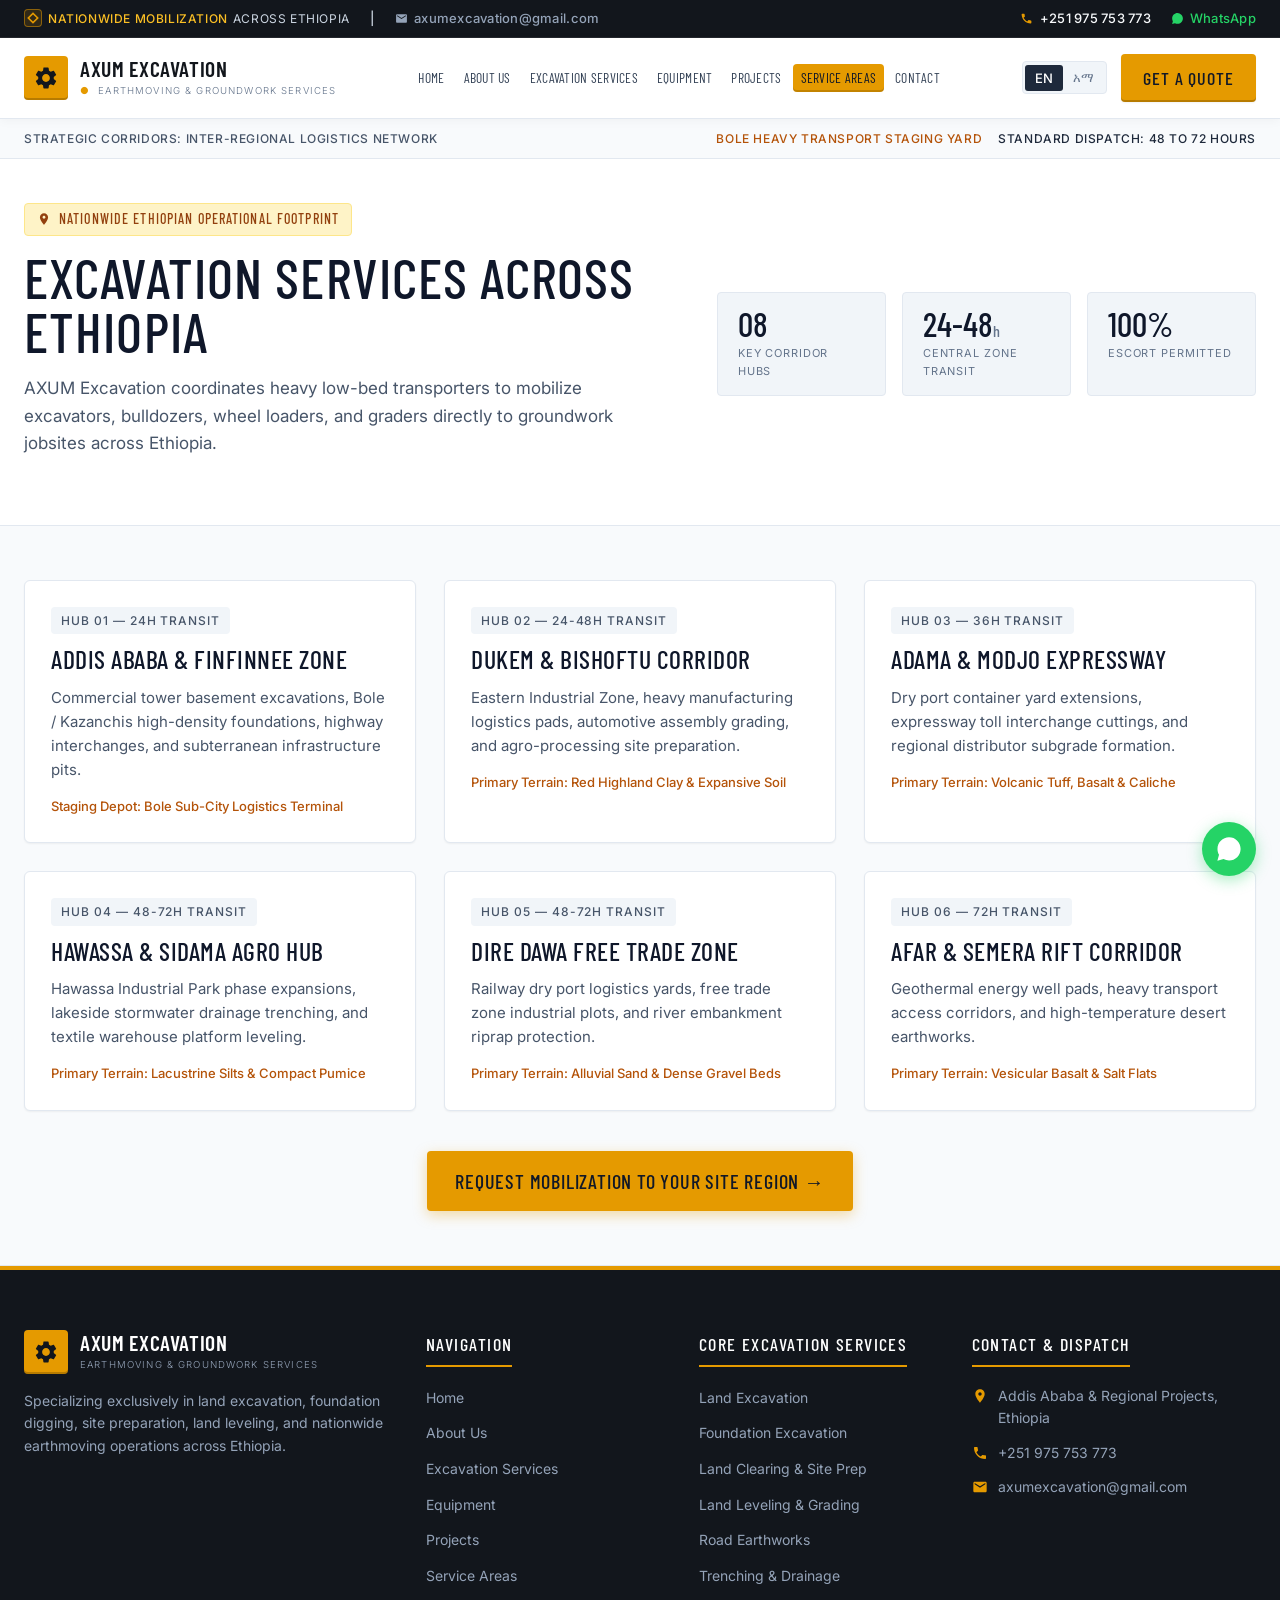
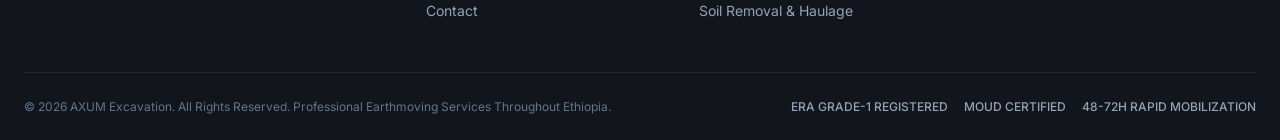
<file: service-areas.html>
<!DOCTYPE html>
<html lang="en">
<head>
  <meta charset="UTF-8">
  <meta name="viewport" content="width=device-width, initial-scale=1.0">
  <title>Excavation Services Across Ethiopia — AXUM Excavation</title>
  <meta name="description" content="Nationwide excavation and heavy earthmoving mobilization across Ethiopia by AXUM Excavation. Rapid dispatch to Addis Ababa, Oromia, Hawassa, Adama, Dire Dawa, and regional corridors.">
  <link rel="stylesheet" href="css/style.css">
  <link rel="icon" type="image/svg+xml" href="data:image/svg+xml,<svg xmlns='http://www.w3.org/2000/svg' viewBox='0 0 24 24' fill='%23e59a00'><path d='M19 9h-4V3H9v6H5l7 7 7-7zM5 18v2h14v-2H5z'/></svg>">
</head>
<body>
  <a href="#main-content" class="skip-to-content">Skip to main content</a>

  <!-- TOP BAR -->
  <aside class="top-bar">
    <div class="container top-bar-inner">
      <!-- Tier 1: Nationwide Mobilization on left, Mobile Language Switcher on right -->
      <div class="top-bar-tier1">
        <div class="top-bar-left">
          <span class="top-bar-tag">
            <span class="mob-diamond-badge" aria-hidden="true">
              <svg viewBox="0 0 24 24"><path d="M12 2L2 12l10 10 10-10L12 2zm0 3.8L18.2 12 12 18.2 5.8 12 12 5.8z"/></svg>
            </span>
            <span class="tag-text"><strong class="tag-bold" data-i18n="top_nationwide_bold">NATIONWIDE MOBILIZATION</strong> <span class="tag-sub" data-i18n="top_nationwide_sub">ACROSS ETHIOPIA</span></span>
          </span>
          <span class="hide-mobile">|</span>
          <a href="mailto:axumexcavation@gmail.com" class="top-bar-link hide-mobile">
            <svg viewBox="0 0 24 24"><path d="M20 4H4c-1.1 0-1.99.9-1.99 2L2 18c0 1.1.9 2 2 2h16c1.1 0 2-.9 2-2V6c0-1.1-.9-2-2-2zm0 4l-8 5-8-5V6l8 5 8-5v2z"/></svg>
            axumexcavation@gmail.com
          </a>
        </div>

        <div class="top-bar-lang hide-desktop">
          <div class="lang-toggle" role="group" aria-label="Language selector">
            <button class="lang-btn active" data-lang="en">EN</button>
            <button class="lang-btn" data-lang="am">አማ</button>
          </div>
        </div>
      </div>

      <!-- Tier 2: Dispatch line, WhatsApp button, and Get Quote button -->
      <div class="top-bar-right">
        <a href="tel:+251975753773" class="top-bar-link dispatch-pill" aria-label="Call Dispatch Line">
          <div class="dispatch-icon">
            <svg viewBox="0 0 24 24"><path d="M6.62 10.79c1.44 2.83 3.76 5.14 6.59 6.59l2.2-2.2c.27-.27.67-.36 1.02-.24 1.12.37 2.33.57 3.57.57.55 0 1 .45 1 1V20c0 .55-.45 1-1 1-9.39 0-17-7.61-17-17 0-.55.45-1 1-1h3.5c.55 0 1 .45 1 1 0 1.25.2 2.45.57 3.57.11.35.03.74-.25 1.02l-2.2 2.2z"/></svg>
          </div>
          <div class="dispatch-details">
            <span class="dispatch-label" data-i18n="dispatch_line">DISPATCH LINE</span>
            <span class="dispatch-phone">+251 975 753 773</span>
          </div>
        </a>
        <a href="https://wa.me/251975753773" target="_blank" rel="noopener noreferrer" class="top-bar-link whatsapp-pill" aria-label="Chat on WhatsApp">
          <svg viewBox="0 0 24 24"><path d="M12.04 2c-5.46 0-9.91 4.45-9.91 9.91 0 1.75.46 3.45 1.32 4.95L2.05 22l5.25-1.38c1.45.79 3.08 1.21 4.74 1.21 5.46 0 9.91-4.45 9.91-9.91 0-2.65-1.03-5.14-2.9-7.01A9.816 9.816 0 0 0 12.04 2z"/></svg>
          <span>WhatsApp</span>
        </a>
      </div>
    </div>
  </aside>

  <!-- MAIN HEADER -->
  <header class="main-header">
    <div class="container header-inner">
      <a href="index.html" class="brand-logo" aria-label="AXUM Excavation Home">
        <div class="brand-icon">
          <svg viewBox="0 0 24 24"><path d="M19.14 12.94c.04-.3.06-.61.06-.94 0-.32-.02-.64-.07-.94l2.03-1.58a.49.49 0 0 0 .12-.61l-1.92-3.32a.488.488 0 0 0-.59-.22l-2.39.96c-.5-.38-1.03-.7-1.62-.94l-.36-2.54a.484.484 0 0 0-.48-.41h-3.84c-.24 0-.43.17-.47.41l-.36 2.54c-.59.24-1.13.57-1.62.94l-2.39-.96c-.22-.08-.47 0-.59.22L2.74 8.87c-.12.21-.08.47.12.61l2.03 1.58c-.05.3-.09.63-.09.94s.02.64.07.94l-2.03 1.58a.49.49 0 0 0-.12.61l1.92 3.32c.12.22.37.29.59.22l2.39-.96c.5.38 1.03.7 1.62.94l.36 2.54c.05.24.24.41.48.41h3.84c.24 0 .44-.17.47-.41l.36-2.54c.59-.24 1.13-.56 1.62-.94l2.39.96c.22.08.47 0 .59-.22l1.92-3.32c.12-.22.07-.47-.12-.61l-2.01-1.58zM12 15.6c-1.98 0-3.6-1.62-3.6-3.6s1.62-3.6 3.6-3.6 3.6 1.62 3.6 3.6-1.62 3.6-3.6 3.6z"/></svg>
        </div>
        <div class="brand-text">
          <span class="brand-name" data-i18n="brand_name">AXUM EXCAVATION</span>
          <span class="brand-sub"><span class="brand-dot">●</span> <span data-i18n="brand_sub">Earthmoving & Groundwork Services</span></span>
        </div>
      </a>

      <nav aria-label="Primary Navigation">
        <ul class="nav-menu">
          <li><a href="index.html#home" class="nav-link" data-i18n="nav_home">Home</a></li>
          <li><a href="index.html#about" class="nav-link" data-i18n="nav_about">About Us</a></li>
          <li><a href="index.html#services" class="nav-link" data-i18n="nav_services">Excavation Services</a></li>
          <li><a href="index.html#equipment" class="nav-link" data-i18n="nav_equipment">Equipment</a></li>
          <li><a href="index.html#projects" class="nav-link" data-i18n="nav_projects">Projects</a></li>
          <li><a href="index.html#service-areas" class="nav-link active" data-i18n="nav_service_areas">Service Areas</a></li>
          <li><a href="index.html#contact" class="nav-link" data-i18n="nav_contact">Contact</a></li>
          <li class="mobile-menu-cta"><a href="contact.html" class="btn-primary" style="width:100%; justify-content:center; text-align:center; padding:12px; font-size:1.05rem;" data-i18n="btn_get_quote">Get A Quote</a></li>
        </ul>
      </nav>

      <div class="header-actions">
        <div class="lang-toggle">
          <button class="lang-btn active" data-lang="en">EN</button>
          <button class="lang-btn" data-lang="am">አማ</button>
        </div>
        <a href="index.html#contact" class="btn-quote" data-i18n="btn_get_quote">Get A Quote</a>
        <button class="mobile-toggle" aria-label="Toggle navigation menu">
          <svg width="24" height="24" viewBox="0 0 24 24" fill="currentColor"><path d="M3 18h18v-2H3v2zm0-5h18v-2H3v2zm0-7v2h18V6H3z"/></svg>
        </button>
      </div>
    </div>
  </header>

  <!-- SUB-STRIP -->
  <div class="registry-strip">
    <div class="container registry-inner">
      <div class="registry-path">
        <span>Strategic Corridors: Inter-Regional Logistics Network</span>
      </div>
      <div class="registry-badges">
        <span class="registry-badge-item highlight">Bole Heavy Transport Staging Yard</span>
        <span class="registry-badge-item">Standard Dispatch: 48 to 72 Hours</span>
      </div>
    </div>
  </div>

  <!-- HERO SECTION -->
  <main id="main-content">
    <section class="subpage-hero">
      <div class="container">
        <div class="subpage-hero-grid">
          <div>
            <div class="subpage-tag">
              <svg viewBox="0 0 24 24"><path d="M12 2C8.13 2 5 5.13 5 9c0 5.25 7 13 7 13s7-7.75 7-13c0-3.87-3.13-7-7-7zm0 9.5c-1.38 0-2.5-1.12-2.5-2.5s1.12-2.5 2.5-2.5 2.5 1.12 2.5 2.5-1.12 2.5-2.5 2.5z"/></svg>
              <span>Nationwide Ethiopian Operational Footprint</span>
            </div>
            <h1 class="subpage-title">EXCAVATION SERVICES ACROSS ETHIOPIA</h1>
            <p class="subpage-desc">
              AXUM Excavation coordinates heavy low-bed transporters to mobilize excavators, bulldozers, wheel loaders, and graders directly to groundwork jobsites across Ethiopia.
            </p>
          </div>
          <div class="metrics-row">
            <div class="metric-box">
              <div class="metric-box-val">08</div>
              <div class="metric-box-label">Key Corridor Hubs</div>
            </div>
            <div class="metric-box">
              <div class="metric-box-val">24-48<span class="unit">h</span></div>
              <div class="metric-box-label">Central Zone Transit</div>
            </div>
            <div class="metric-box">
              <div class="metric-box-val">100%</div>
              <div class="metric-box-label">Escort Permitted</div>
            </div>
          </div>
        </div>
      </div>
    </section>

    <!-- CORRIDORS GRID -->
    <section class="services-section">
      <div class="container">
        <div class="projects-grid">
          <!-- Hub 1 -->
          <div class="discipline-card" style="padding:26px;">
            <div class="discipline-badge">Hub 01 — 24h Transit</div>
            <h3 class="discipline-title" style="font-size:1.6rem;">Addis Ababa & Finfinnee Zone</h3>
            <p class="discipline-desc">
              Commercial tower basement excavations, Bole / Kazanchis high-density foundations, highway interchanges, and subterranean infrastructure pits.
            </p>
            <div style="margin-top:14px; font-size:0.8125rem; font-weight:500; color:var(--color-primary-dark);">
              Staging Depot: Bole Sub-City Logistics Terminal
            </div>
          </div>

          <!-- Hub 2 -->
          <div class="discipline-card" style="padding:26px;">
            <div class="discipline-badge">Hub 02 — 24-48h Transit</div>
            <h3 class="discipline-title" style="font-size:1.6rem;">Dukem & Bishoftu Corridor</h3>
            <p class="discipline-desc">
              Eastern Industrial Zone, heavy manufacturing logistics pads, automotive assembly grading, and agro-processing site preparation.
            </p>
            <div style="margin-top:14px; font-size:0.8125rem; font-weight:500; color:var(--color-primary-dark);">
              Primary Terrain: Red Highland Clay & Expansive Soil
            </div>
          </div>

          <!-- Hub 3 -->
          <div class="discipline-card" style="padding:26px;">
            <div class="discipline-badge">Hub 03 — 36h Transit</div>
            <h3 class="discipline-title" style="font-size:1.6rem;">Adama & Modjo Expressway</h3>
            <p class="discipline-desc">
              Dry port container yard extensions, expressway toll interchange cuttings, and regional distributor subgrade formation.
            </p>
            <div style="margin-top:14px; font-size:0.8125rem; font-weight:500; color:var(--color-primary-dark);">
              Primary Terrain: Volcanic Tuff, Basalt & Caliche
            </div>
          </div>

          <!-- Hub 4 -->
          <div class="discipline-card" style="padding:26px;">
            <div class="discipline-badge">Hub 04 — 48-72h Transit</div>
            <h3 class="discipline-title" style="font-size:1.6rem;">Hawassa & Sidama Agro Hub</h3>
            <p class="discipline-desc">
              Hawassa Industrial Park phase expansions, lakeside stormwater drainage trenching, and textile warehouse platform leveling.
            </p>
            <div style="margin-top:14px; font-size:0.8125rem; font-weight:500; color:var(--color-primary-dark);">
              Primary Terrain: Lacustrine Silts & Compact Pumice
            </div>
          </div>

          <!-- Hub 5 -->
          <div class="discipline-card" style="padding:26px;">
            <div class="discipline-badge">Hub 05 — 48-72h Transit</div>
            <h3 class="discipline-title" style="font-size:1.6rem;">Dire Dawa Free Trade Zone</h3>
            <p class="discipline-desc">
              Railway dry port logistics yards, free trade zone industrial plots, and river embankment riprap protection.
            </p>
            <div style="margin-top:14px; font-size:0.8125rem; font-weight:500; color:var(--color-primary-dark);">
              Primary Terrain: Alluvial Sand & Dense Gravel Beds
            </div>
          </div>

          <!-- Hub 6 -->
          <div class="discipline-card" style="padding:26px;">
            <div class="discipline-badge">Hub 06 — 72h Transit</div>
            <h3 class="discipline-title" style="font-size:1.6rem;">Afar & Semera Rift Corridor</h3>
            <p class="discipline-desc">
              Geothermal energy well pads, heavy transport access corridors, and high-temperature desert earthworks.
            </p>
            <div style="margin-top:14px; font-size:0.8125rem; font-weight:500; color:var(--color-primary-dark);">
              Primary Terrain: Vesicular Basalt & Salt Flats
            </div>
          </div>
        </div>

        <div style="margin-top:40px; text-align:center;">
          <a href="contact.html" class="btn-primary">
            Request Mobilization to Your Site Region &rarr;
          </a>
        </div>
      </div>
    </section>
  </main>

  <!-- MAIN FOOTER -->
  <footer class="main-footer">
    <div class="container">
      <div class="footer-grid">
        <div class="footer-col-brand">
          <div class="brand-logo" style="margin-bottom:12px;">
            <div class="brand-icon">
              <svg viewBox="0 0 24 24"><path d="M19.14 12.94c.04-.3.06-.61.06-.94 0-.32-.02-.64-.07-.94l2.03-1.58a.49.49 0 0 0 .12-.61l-1.92-3.32a.488.488 0 0 0-.59-.22l-2.39.96c-.5-.38-1.03-.7-1.62-.94l-.36-2.54a.484.484 0 0 0-.48-.41h-3.84c-.24 0-.43.17-.47.41l-.36 2.54c-.59.24-1.13.57-1.62.94l-2.39-.96c-.22-.08-.47 0-.59.22L2.74 8.87c-.12.21-.08.47.12.61l2.03 1.58c-.05.3-.09.63-.09.94s.02.64.07.94l-2.03 1.58a.49.49 0 0 0-.12.61l1.92 3.32c.12.22.37.29.59.22l2.39-.96c.5.38 1.03.7 1.62.94l.36 2.54c.05.24.24.41.48.41h3.84c.24 0 .44-.17.47-.41l.36-2.54c.59-.24 1.13-.56 1.62-.94l2.39.96c.22.08.47 0 .59-.22l1.92-3.32c.12-.22.07-.47-.12-.61l-2.01-1.58zM12 15.6c-1.98 0-3.6-1.62-3.6-3.6s1.62-3.6 3.6-3.6 3.6 1.62 3.6 3.6-1.62 3.6-3.6 3.6z"/></svg>
            </div>
            <div class="brand-text">
              <span class="brand-name">AXUM EXCAVATION</span>
              <span class="brand-sub">Earthmoving & Groundwork Services</span>
            </div>
          </div>
          <p class="footer-about-text">
            Specializing exclusively in land excavation, foundation digging, site preparation, land leveling, and nationwide earthmoving operations across Ethiopia.
          </p>
        </div>

        <div>
          <span class="footer-col-title">Navigation</span>
          <ul class="footer-nav-list">
            <li><a href="index.html#home">Home</a></li>
            <li><a href="index.html#about">About Us</a></li>
            <li><a href="index.html#services">Excavation Services</a></li>
            <li><a href="index.html#equipment">Equipment</a></li>
            <li><a href="index.html#projects">Projects</a></li>
            <li><a href="index.html#service-areas">Service Areas</a></li>
            <li><a href="index.html#contact">Contact</a></li>
          </ul>
        </div>

        <div>
          <span class="footer-col-title">Core Excavation Services</span>
          <ul class="footer-nav-list">
            <li><a href="index.html#services">Land Excavation</a></li>
            <li><a href="index.html#services">Foundation Excavation</a></li>
            <li><a href="index.html#services">Land Clearing & Site Prep</a></li>
            <li><a href="index.html#services">Land Leveling & Grading</a></li>
            <li><a href="index.html#services">Road Earthworks</a></li>
            <li><a href="index.html#services">Trenching & Drainage</a></li>
            <li><a href="index.html#services">Soil Removal & Haulage</a></li>
          </ul>
        </div>

        <div>
          <span class="footer-col-title">Contact & Dispatch</span>
          <div class="footer-contact-item">
            <svg viewBox="0 0 24 24"><path d="M12 2C8.13 2 5 5.13 5 9c0 5.25 7 13 7 13s7-7.75 7-13c0-3.87-3.13-7-7-7zm0 9.5c-1.38 0-2.5-1.12-2.5-2.5s1.12-2.5 2.5-2.5 2.5 1.12 2.5 2.5-1.12 2.5-2.5 2.5z"/></svg>
            <span>Addis Ababa & Regional Projects, Ethiopia</span>
          </div>
          <div class="footer-contact-item">
            <svg viewBox="0 0 24 24"><path d="M6.62 10.79c1.44 2.83 3.76 5.14 6.59 6.59l2.2-2.2c.27-.27.67-.36 1.02-.24 1.12.37 2.33.57 3.57.57.55 0 1 .45 1 1V20c0 .55-.45 1-1 1-9.39 0-17-7.61-17-17 0-.55.45-1 1-1h3.5c.55 0 1 .45 1 1 0 1.25.2 2.45.57 3.57.11.35.03.74-.25 1.02l-2.2 2.2z"/></svg>
            <span>+251 975 753 773</span>
          </div>
          <div class="footer-contact-item">
            <svg viewBox="0 0 24 24"><path d="M20 4H4c-1.1 0-1.99.9-1.99 2L2 18c0 1.1.9 2 2 2h16c1.1 0 2-.9 2-2V6c0-1.1-.9-2-2-2zm0 4l-8 5-8-5V6l8 5 8-5v2z"/></svg>
            <span>axumexcavation@gmail.com</span>
          </div>
        </div>
      </div>

      <div class="footer-bottom">
        <span>&copy; 2026 AXUM Excavation. All Rights Reserved. Professional Earthmoving Services Throughout Ethiopia.</span>
        <div class="footer-accreditations">
          <span>ERA Grade-1 Registered</span>
          <span>MOUD Certified</span>
          <span>48-72h Rapid Mobilization</span>
        </div>
      </div>
    </div>
  </footer>

  <a href="https://wa.me/251975753773" target="_blank" rel="noopener noreferrer" class="floating-whatsapp" aria-label="Chat on WhatsApp">
    <svg viewBox="0 0 24 24"><path d="M12.04 2c-5.46 0-9.91 4.45-9.91 9.91 0 1.75.46 3.45 1.32 4.95L2.05 22l5.25-1.38c1.45.79 3.08 1.21 4.74 1.21 5.46 0 9.91-4.45 9.91-9.91 0-2.65-1.03-5.14-2.9-7.01A9.816 9.816 0 0 0 12.04 2z"/></svg>
  </a>

  <script src="js/main.js"></script>
</body>
</html>
</file>
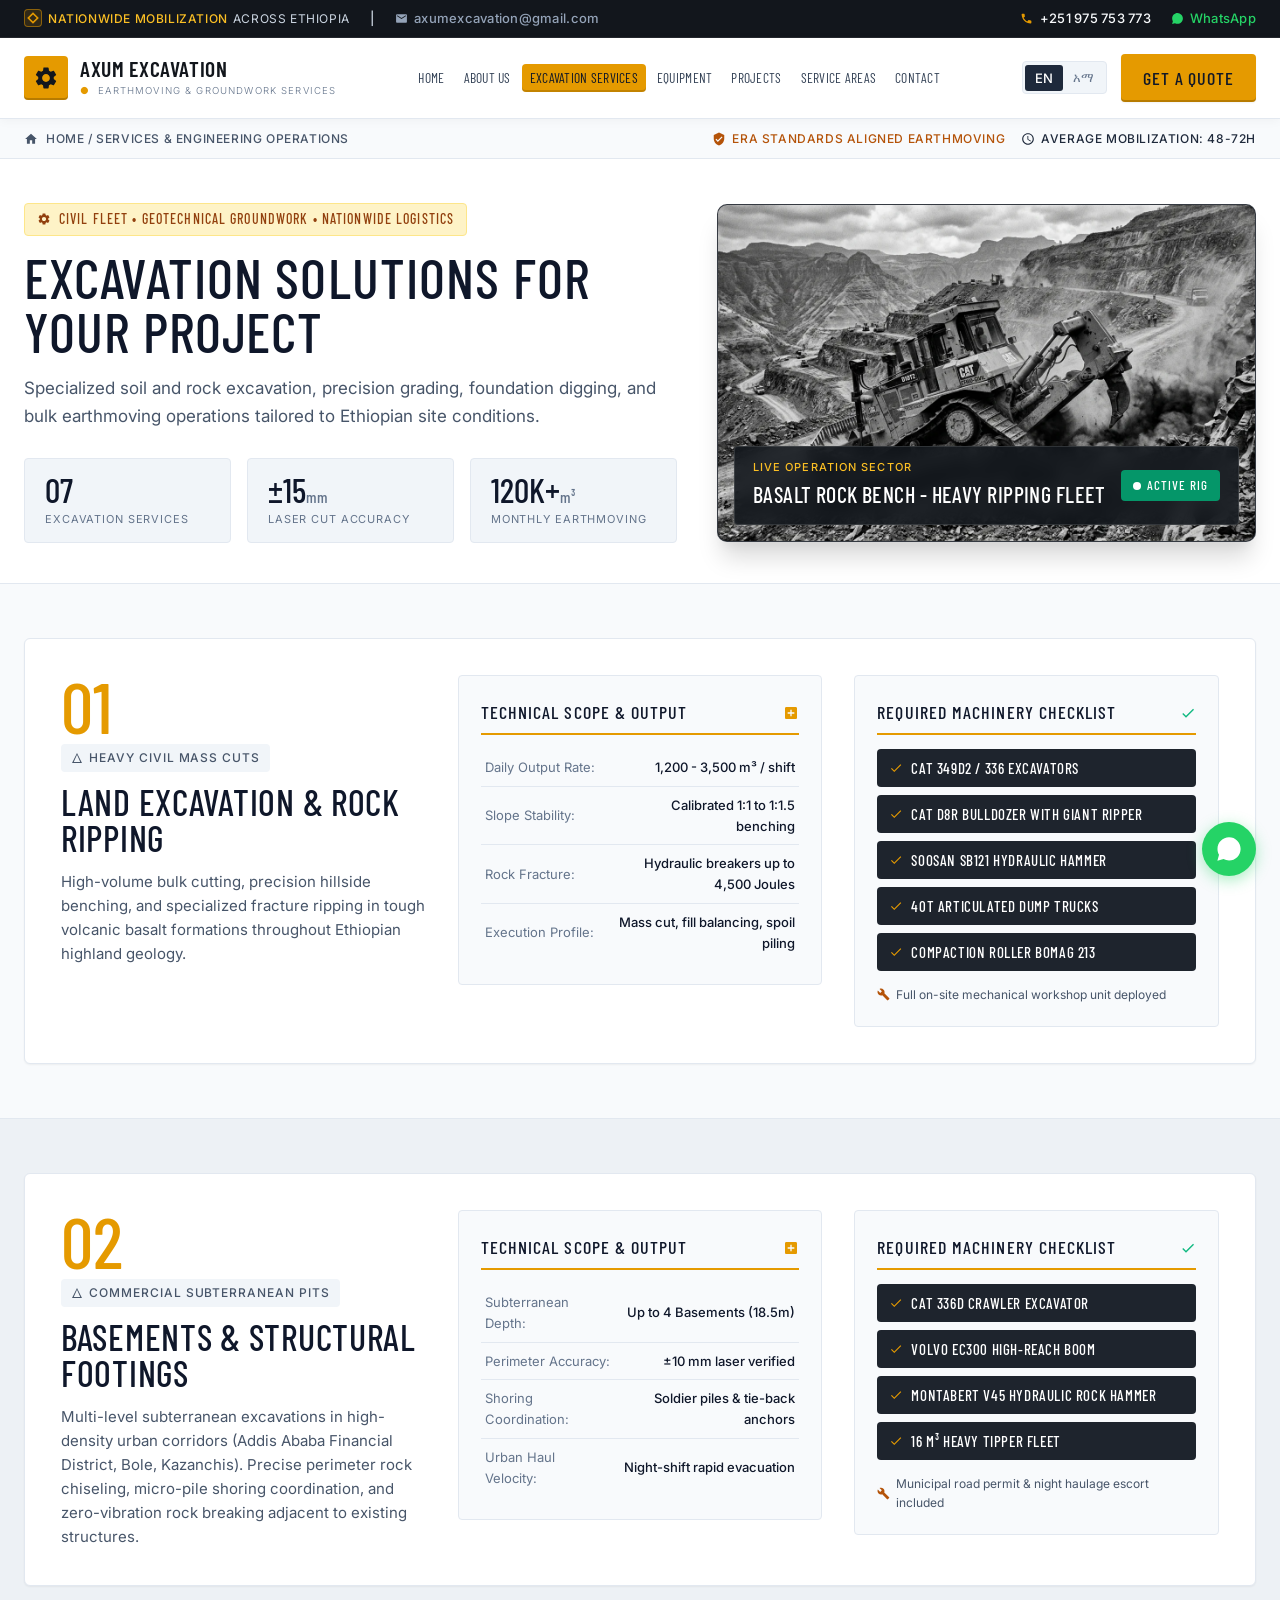
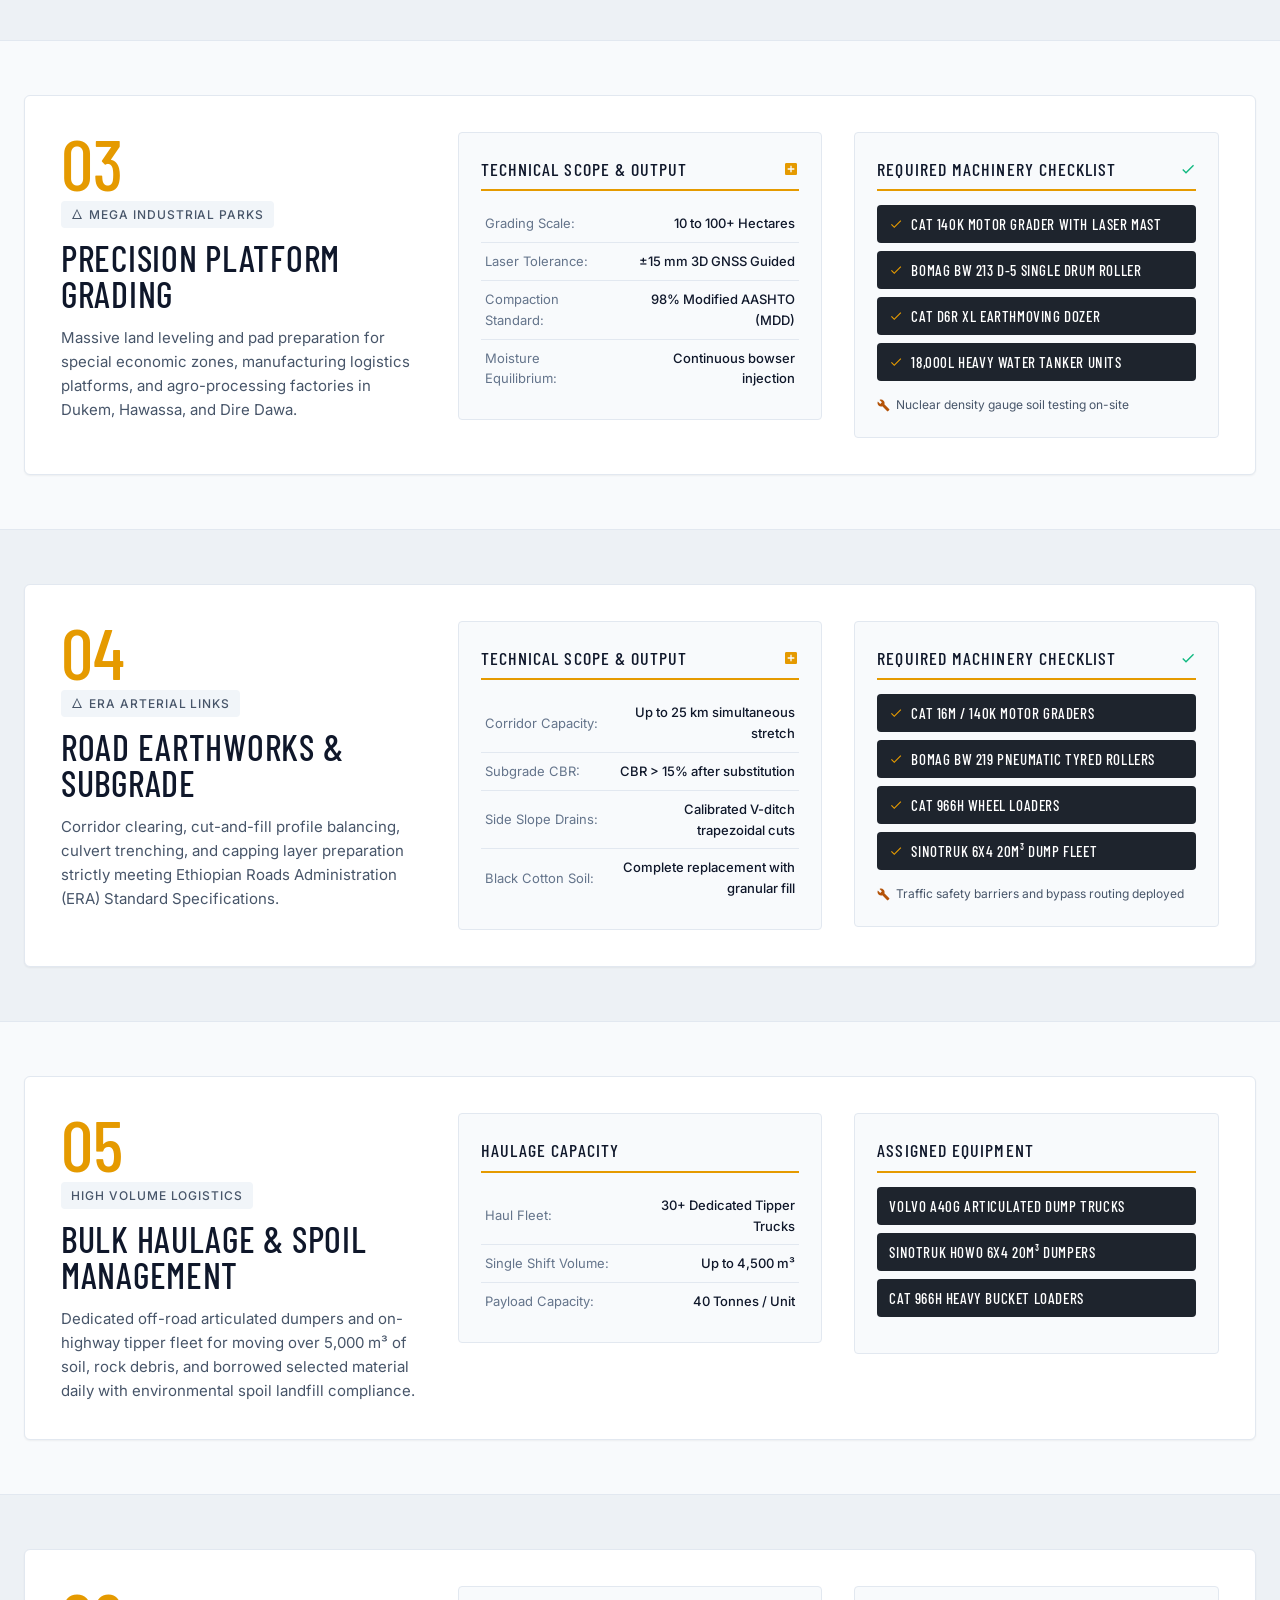
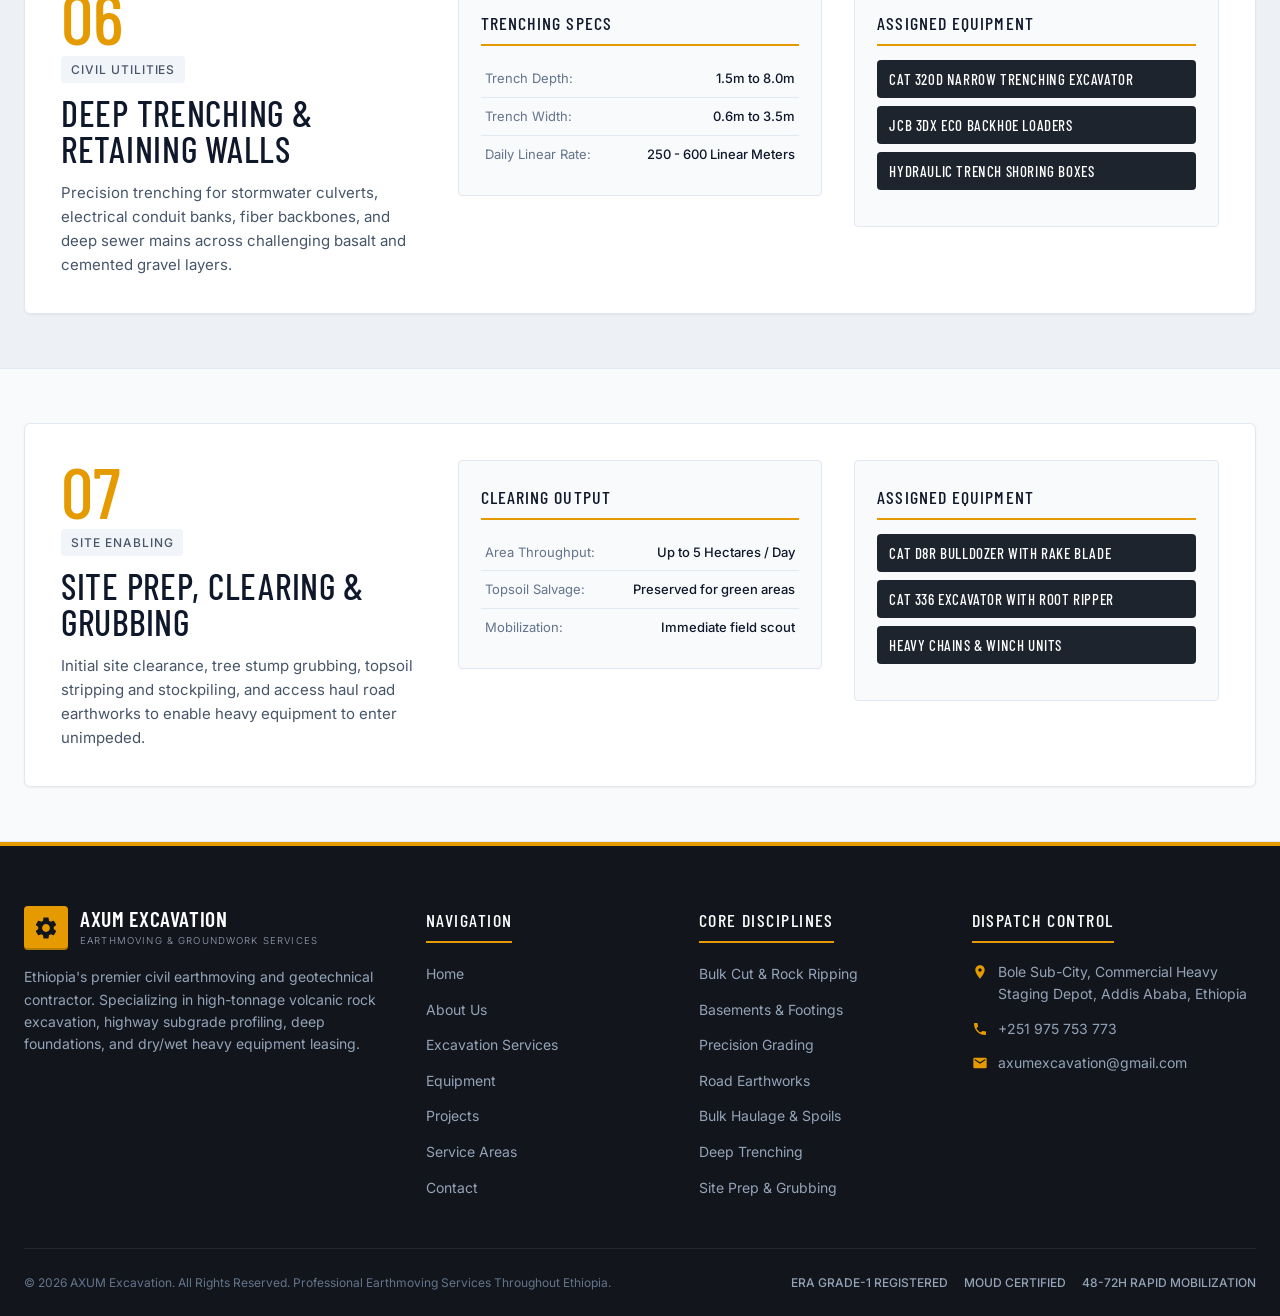
<file: services.html>
<!DOCTYPE html>
<html lang="en">
<head>
  <meta charset="UTF-8">
  <meta name="viewport" content="width=device-width, initial-scale=1.0">
  <title>Excavation Services — AXUM Excavation</title>
  <meta name="description" content="Professional excavation services in Ethiopia: land excavation, foundation digging, site preparation, land leveling, road earthworks, and trenching by AXUM Excavation.">
  <link rel="stylesheet" href="css/style.css">
  <link rel="icon" type="image/svg+xml" href="data:image/svg+xml,<svg xmlns='http://www.w3.org/2000/svg' viewBox='0 0 24 24' fill='%23e59a00'><path d='M19 9h-4V3H9v6H5l7 7 7-7zM5 18v2h14v-2H5z'/></svg>">
</head>
<body>
  <a href="#main-content" class="skip-to-content">Skip to main content</a>

  <!-- TOP BAR -->
  <aside class="top-bar" aria-label="Top contact and dispatch bar">
    <div class="container top-bar-inner">
      <!-- Tier 1: Nationwide Mobilization on left, Mobile Language Switcher on right -->
      <div class="top-bar-tier1">
        <div class="top-bar-left">
          <span class="top-bar-tag">
            <span class="mob-diamond-badge" aria-hidden="true">
              <svg viewBox="0 0 24 24"><path d="M12 2L2 12l10 10 10-10L12 2zm0 3.8L18.2 12 12 18.2 5.8 12 12 5.8z"/></svg>
            </span>
            <span class="tag-text"><strong class="tag-bold" data-i18n="top_nationwide_bold">NATIONWIDE MOBILIZATION</strong> <span class="tag-sub" data-i18n="top_nationwide_sub">ACROSS ETHIOPIA</span></span>
          </span>
          <span class="hide-mobile">|</span>
          <a href="mailto:axumexcavation@gmail.com" class="top-bar-link hide-mobile">
            <svg viewBox="0 0 24 24"><path d="M20 4H4c-1.1 0-1.99.9-1.99 2L2 18c0 1.1.9 2 2 2h16c1.1 0 2-.9 2-2V6c0-1.1-.9-2-2-2zm0 4l-8 5-8-5V6l8 5 8-5v2z"/></svg>
            axumexcavation@gmail.com
          </a>
        </div>

        <div class="top-bar-lang hide-desktop">
          <div class="lang-toggle" role="group" aria-label="Language selector">
            <button class="lang-btn active" data-lang="en">EN</button>
            <button class="lang-btn" data-lang="am">አማ</button>
          </div>
        </div>
      </div>

      <!-- Tier 2: Dispatch line, WhatsApp button, and Get Quote button -->
      <div class="top-bar-right">
        <a href="tel:+251975753773" class="top-bar-link dispatch-pill" aria-label="Call Dispatch Line">
          <div class="dispatch-icon">
            <svg viewBox="0 0 24 24"><path d="M6.62 10.79c1.44 2.83 3.76 5.14 6.59 6.59l2.2-2.2c.27-.27.67-.36 1.02-.24 1.12.37 2.33.57 3.57.57.55 0 1 .45 1 1V20c0 .55-.45 1-1 1-9.39 0-17-7.61-17-17 0-.55.45-1 1-1h3.5c.55 0 1 .45 1 1 0 1.25.2 2.45.57 3.57.11.35.03.74-.25 1.02l-2.2 2.2z"/></svg>
          </div>
          <div class="dispatch-details">
            <span class="dispatch-label" data-i18n="dispatch_line">DISPATCH LINE</span>
            <span class="dispatch-phone">+251 975 753 773</span>
          </div>
        </a>
        <a href="https://wa.me/251975753773" target="_blank" rel="noopener noreferrer" class="top-bar-link whatsapp-pill" aria-label="Chat on WhatsApp">
          <svg viewBox="0 0 24 24"><path d="M12.04 2c-5.46 0-9.91 4.45-9.91 9.91 0 1.75.46 3.45 1.32 4.95L2.05 22l5.25-1.38c1.45.79 3.08 1.21 4.74 1.21 5.46 0 9.91-4.45 9.91-9.91 0-2.65-1.03-5.14-2.9-7.01A9.816 9.816 0 0 0 12.04 2z"/></svg>
          <span>WhatsApp</span>
        </a>
      </div>
    </div>
  </aside>

  <!-- MAIN HEADER -->
  <header class="main-header">
    <div class="container header-inner">
      <a href="index.html" class="brand-logo" aria-label="AXUM Excavation Home">
        <div class="brand-icon">
          <svg viewBox="0 0 24 24"><path d="M19.14 12.94c.04-.3.06-.61.06-.94 0-.32-.02-.64-.07-.94l2.03-1.58a.49.49 0 0 0 .12-.61l-1.92-3.32a.488.488 0 0 0-.59-.22l-2.39.96c-.5-.38-1.03-.7-1.62-.94l-.36-2.54a.484.484 0 0 0-.48-.41h-3.84c-.24 0-.43.17-.47.41l-.36 2.54c-.59.24-1.13.57-1.62.94l-2.39-.96c-.22-.08-.47 0-.59.22L2.74 8.87c-.12.21-.08.47.12.61l2.03 1.58c-.05.3-.09.63-.09.94s.02.64.07.94l-2.03 1.58a.49.49 0 0 0-.12.61l1.92 3.32c.12.22.37.29.59.22l2.39-.96c.5.38 1.03.7 1.62.94l.36 2.54c.05.24.24.41.48.41h3.84c.24 0 .44-.17.47-.41l.36-2.54c.59-.24 1.13-.56 1.62-.94l2.39.96c.22.08.47 0 .59-.22l1.92-3.32c.12-.22.07-.47-.12-.61l-2.01-1.58zM12 15.6c-1.98 0-3.6-1.62-3.6-3.6s1.62-3.6 3.6-3.6 3.6 1.62 3.6 3.6-1.62 3.6-3.6 3.6z"/></svg>
        </div>
        <div class="brand-text">
          <span class="brand-name" data-i18n="brand_name">AXUM EXCAVATION</span>
          <span class="brand-sub"><span class="brand-dot">●</span> <span data-i18n="brand_sub">Earthmoving & Groundwork Services</span></span>
        </div>
      </a>

      <nav aria-label="Primary Navigation">
        <ul class="nav-menu">
          <li><a href="index.html#home" class="nav-link" data-i18n="nav_home">Home</a></li>
          <li><a href="index.html#about" class="nav-link" data-i18n="nav_about">About Us</a></li>
          <li><a href="index.html#services" class="nav-link active" data-i18n="nav_services">Excavation Services</a></li>
          <li><a href="index.html#equipment" class="nav-link" data-i18n="nav_equipment">Equipment</a></li>
          <li><a href="index.html#projects" class="nav-link" data-i18n="nav_projects">Projects</a></li>
          <li><a href="index.html#service-areas" class="nav-link" data-i18n="nav_service_areas">Service Areas</a></li>
          <li><a href="index.html#contact" class="nav-link" data-i18n="nav_contact">Contact</a></li>
          <li class="mobile-menu-cta"><a href="index.html#contact" class="btn-primary" style="width:100%; justify-content:center; text-align:center; padding:12px; font-size:1.05rem;" data-i18n="btn_get_quote">Get A Quote</a></li>
        </ul>
      </nav>

      <div class="header-actions">
        <div class="lang-toggle" role="group" aria-label="Language selector">
          <button class="lang-btn active" data-lang="en">EN</button>
          <button class="lang-btn" data-lang="am">አማ</button>
        </div>
        <a href="contact.html" class="btn-quote" data-i18n="btn_get_quote">Get A Quote</a>
        <button class="mobile-toggle" aria-label="Toggle navigation menu">
          <svg width="24" height="24" viewBox="0 0 24 24" fill="currentColor"><path d="M3 18h18v-2H3v2zm0-5h18v-2H3v2zm0-7v2h18V6H3z"/></svg>
        </button>
      </div>
    </div>
  </header>

  <!-- REGISTRY SUB-STRIP (EXACTLY MATCHING SCREENSHOT 1) -->
  <div class="registry-strip">
    <div class="container registry-inner">
      <div class="registry-path">
        <svg viewBox="0 0 24 24"><path d="M10 20v-6h4v6h5v-8h3L12 3 2 12h3v8z"/></svg>
        <span>Home / Services & Engineering Operations</span>
      </div>
      <div class="registry-badges">
        <span class="registry-badge-item highlight">
          <svg viewBox="0 0 24 24"><path d="M12 1L3 5v6c0 5.55 3.84 10.74 9 12 5.16-1.26 9-6.45 9-12V5l-9-4zm-2 16l-4-4 1.41-1.41L10 14.17l6.59-6.59L18 9l-8 8z"/></svg>
          <span data-i18n="era_standards">ERA & MOUD Standards Approved</span>
        </span>
        <span class="registry-badge-item">
          <svg viewBox="0 0 24 24"><path d="M11.99 2C6.47 2 2 6.48 2 12s4.47 10 9.99 10C17.52 22 22 17.52 22 12S17.52 2 11.99 2zM12 20c-4.42 0-8-3.58-8-8s3.58-8 8-8 8 3.58 8 8-3.58 8-8 8zm.5-13H11v6l5.25 3.15.75-1.23-4.5-2.67z"/></svg>
          <span data-i18n="avg_mobilization">Average Mobilization: 48-72h</span>
        </span>
      </div>
    </div>
  </div>

  <!-- SERVICES HERO (SCREENSHOT 1) -->
  <main id="main-content">
    <section class="subpage-hero">
      <div class="container">
        <div class="subpage-hero-grid">
          <div class="subpage-hero-left">
            <div class="subpage-tag">
              <svg viewBox="0 0 24 24"><path d="M19.14 12.94c.04-.3.06-.61.06-.94 0-.32-.02-.64-.07-.94l2.03-1.58a.49.49 0 0 0 .12-.61l-1.92-3.32a.488.488 0 0 0-.59-.22l-2.39.96c-.5-.38-1.03-.7-1.62-.94l-.36-2.54a.484.484 0 0 0-.48-.41h-3.84c-.24 0-.43.17-.47.41l-.36 2.54c-.59.24-1.13.57-1.62.94l-2.39-.96c-.22-.08-.47 0-.59.22L2.74 8.87c-.12.21-.08.47.12.61l2.03 1.58c-.05.3-.09.63-.09.94s.02.64.07.94l-2.03 1.58a.49.49 0 0 0-.12.61l1.92 3.32c.12.22.37.29.59.22l2.39-.96c.5.38 1.03.7 1.62.94l.36 2.54c.05.24.24.41.48.41h3.84c.24 0 .44-.17.47-.41l.36-2.54c.59-.24 1.13-.56 1.62-.94l2.39.96c.22.08.47 0 .59-.22l1.92-3.32c.12-.22.07-.47-.12-.61l-2.01-1.58zM12 15.6c-1.98 0-3.6-1.62-3.6-3.6s1.62-3.6 3.6-3.6 3.6 1.62 3.6 3.6-1.62 3.6-3.6 3.6z"/></svg>
              <span>Civil Fleet • Geotechnical Groundwork • Nationwide Logistics</span>
            </div>
            <h1 class="subpage-title" data-i18n="services_hero_title">Excavation & Groundwork Services</h1>
            <p class="subpage-desc" data-i18n="services_hero_desc">
              Engineered civil earthmoving, precision trenching, and site enabling across Ethiopia. From deep Addis Ababa subterranean basalt digging to extensive agro-industrial park grading and regional arterial sub-base preparation.
            </p>
            <div class="metrics-row">
              <div class="metric-box">
                <div class="metric-box-val">07</div>
                <div class="metric-box-label" data-i18n="stat_disciplines">Core Disciplines</div>
              </div>
              <div class="metric-box">
                <div class="metric-box-val">&plusmn;15<span class="unit">mm</span></div>
                <div class="metric-box-label" data-i18n="stat_accuracy">Laser Cut Accuracy</div>
              </div>
              <div class="metric-box">
                <div class="metric-box-val">120K+<span class="unit">m³</span></div>
                <div class="metric-box-label" data-i18n="stat_monthly">Monthly Throughput</div>
              </div>
            </div>
          </div>

          <!-- Hero Media Card with Basalt Rock Bench Image -->
          <div class="fleet-card-media">
            <div class="img-wrapper">
              <picture>
                <source srcset="assets/images/basalt-rock-bench.webp" type="image/webp">
                <img src="assets/images/basalt-rock-bench.jpg" alt="Basalt Rock Bench Heavy Ripping Fleet, Ethiopia" width="640" height="400" fetchpriority="high" decoding="async">
              </picture>
            </div>
            <div class="fleet-card-meta">
              <div class="fleet-meta-info">
                <span class="fleet-category-tag">Live Operation Sector</span>
                <span class="fleet-unit-name">Basalt Rock Bench - Heavy Ripping Fleet</span>
              </div>
              <span class="badge-active-rig">
                <span style="display:inline-block; width:8px; height:8px; background:#fff; border-radius:50%;"></span>
                Active Rig
              </span>
            </div>
          </div>
        </div>
      </div>
    </section>



    <!-- DISCIPLINE 01: LAND EXCAVATION & ROCK RIPPING (SCREENSHOT 1 EXACT REPLICA) -->
    <section class="services-section" id="sec-01">
      <div class="container">
        <div class="discipline-card">
          <div class="discipline-header">
            <div class="discipline-overview">
              <span class="discipline-num">01</span>
              <span class="discipline-badge">
                <svg viewBox="0 0 24 24"><path d="M12 2L2 22h20L12 2zm0 3.5L18.5 20H5.5L12 5.5z"/></svg>
                Heavy Civil Mass Cuts
              </span>
              <h2 class="discipline-title">Land Excavation & Rock Ripping</h2>
              <p class="discipline-desc">
                High-volume bulk cutting, precision hillside benching, and specialized fracture ripping in tough volcanic basalt formations throughout Ethiopian highland geology.
              </p>
            </div>

            <!-- Technical Scope & Output Box -->
            <div class="tech-spec-box">
              <div class="tech-spec-title">
                <span>Technical Scope & Output</span>
                <svg width="16" height="16" viewBox="0 0 24 24" fill="#e59a00"><path d="M19 3H5c-1.1 0-2 .9-2 2v14c0 1.1.9 2 2 2h14c1.1 0 2-.9 2-2V5c0-1.1-.9-2-2-2zm-2 10h-4v4h-2v-4H7v-2h4V7h2v4h4v2z"/></svg>
              </div>
              <table class="tech-spec-table">
                <tbody>
                  <tr>
                    <td class="tech-spec-label">Daily Output Rate:</td>
                    <td class="tech-spec-value">1,200 - 3,500 m³ / shift</td>
                  </tr>
                  <tr>
                    <td class="tech-spec-label">Slope Stability:</td>
                    <td class="tech-spec-value">Calibrated 1:1 to 1:1.5 benching</td>
                  </tr>
                  <tr>
                    <td class="tech-spec-label">Rock Fracture:</td>
                    <td class="tech-spec-value">Hydraulic breakers up to 4,500 Joules</td>
                  </tr>
                  <tr>
                    <td class="tech-spec-label">Execution Profile:</td>
                    <td class="tech-spec-value">Mass cut, fill balancing, spoil piling</td>
                  </tr>
                </tbody>
              </table>
            </div>

            <!-- Required Machinery Checklist Box -->
            <div class="machinery-checklist-box">
              <div class="tech-spec-title">
                <span>Required Machinery Checklist</span>
                <svg width="16" height="16" viewBox="0 0 24 24" fill="#10b981"><path d="M9 16.17L4.83 12l-1.42 1.41L9 19 21 7l-1.41-1.41z"/></svg>
              </div>
              <div class="machinery-pills-list">
                <span class="machinery-pill">
                  <svg viewBox="0 0 24 24"><path d="M9 16.17L4.83 12l-1.42 1.41L9 19 21 7l-1.41-1.41z"/></svg>
                  CAT 349D2 / 336 Excavators
                </span>
                <span class="machinery-pill">
                  <svg viewBox="0 0 24 24"><path d="M9 16.17L4.83 12l-1.42 1.41L9 19 21 7l-1.41-1.41z"/></svg>
                  CAT D8R Bulldozer with Giant Ripper
                </span>
                <span class="machinery-pill">
                  <svg viewBox="0 0 24 24"><path d="M9 16.17L4.83 12l-1.42 1.41L9 19 21 7l-1.41-1.41z"/></svg>
                  Soosan SB121 Hydraulic Hammer
                </span>
                <span class="machinery-pill">
                  <svg viewBox="0 0 24 24"><path d="M9 16.17L4.83 12l-1.42 1.41L9 19 21 7l-1.41-1.41z"/></svg>
                  40T Articulated Dump Trucks
                </span>
                <span class="machinery-pill">
                  <svg viewBox="0 0 24 24"><path d="M9 16.17L4.83 12l-1.42 1.41L9 19 21 7l-1.41-1.41z"/></svg>
                  Compaction Roller Bomag 213
                </span>
              </div>
              <div class="machinery-note">
                <svg viewBox="0 0 24 24"><path d="M22.7 19l-9.1-9.1c.9-2.3.4-5-1.5-6.9-2-2-5-2.4-7.4-1.3L9 6 6 9 1.6 4.7C.4 7.1.9 10.1 2.9 12.1c1.9 1.9 4.6 2.4 6.9 1.5l9.1 9.1c.4.4 1 .4 1.4 0l2.3-2.3c.5-.4.5-1.1.1-1.4z"/></svg>
                Full on-site mechanical workshop unit deployed
              </div>
            </div>
          </div>
        </div>
      </div>
    </section>

    <!-- DISCIPLINE 02: BASEMENTS & STRUCTURAL FOOTINGS -->
    <section class="services-section" id="sec-02">
      <div class="container">
        <div class="discipline-card">
          <div class="discipline-header">
            <div class="discipline-overview">
              <span class="discipline-num">02</span>
              <span class="discipline-badge">
                <svg viewBox="0 0 24 24"><path d="M12 2L2 22h20L12 2zm0 3.5L18.5 20H5.5L12 5.5z"/></svg>
                Commercial Subterranean Pits
              </span>
              <h2 class="discipline-title">Basements & Structural Footings</h2>
              <p class="discipline-desc">
                Multi-level subterranean excavations in high-density urban corridors (Addis Ababa Financial District, Bole, Kazanchis). Precise perimeter rock chiseling, micro-pile shoring coordination, and zero-vibration rock breaking adjacent to existing structures.
              </p>
            </div>

            <div class="tech-spec-box">
              <div class="tech-spec-title">
                <span>Technical Scope & Output</span>
                <svg width="16" height="16" viewBox="0 0 24 24" fill="#e59a00"><path d="M19 3H5c-1.1 0-2 .9-2 2v14c0 1.1.9 2 2 2h14c1.1 0 2-.9 2-2V5c0-1.1-.9-2-2-2zm-2 10h-4v4h-2v-4H7v-2h4V7h2v4h4v2z"/></svg>
              </div>
              <table class="tech-spec-table">
                <tbody>
                  <tr>
                    <td class="tech-spec-label">Subterranean Depth:</td>
                    <td class="tech-spec-value">Up to 4 Basements (18.5m)</td>
                  </tr>
                  <tr>
                    <td class="tech-spec-label">Perimeter Accuracy:</td>
                    <td class="tech-spec-value">&plusmn;10 mm laser verified</td>
                  </tr>
                  <tr>
                    <td class="tech-spec-label">Shoring Coordination:</td>
                    <td class="tech-spec-value">Soldier piles & tie-back anchors</td>
                  </tr>
                  <tr>
                    <td class="tech-spec-label">Urban Haul Velocity:</td>
                    <td class="tech-spec-value">Night-shift rapid evacuation</td>
                  </tr>
                </tbody>
              </table>
            </div>

            <div class="machinery-checklist-box">
              <div class="tech-spec-title">
                <span>Required Machinery Checklist</span>
                <svg width="16" height="16" viewBox="0 0 24 24" fill="#10b981"><path d="M9 16.17L4.83 12l-1.42 1.41L9 19 21 7l-1.41-1.41z"/></svg>
              </div>
              <div class="machinery-pills-list">
                <span class="machinery-pill">
                  <svg viewBox="0 0 24 24"><path d="M9 16.17L4.83 12l-1.42 1.41L9 19 21 7l-1.41-1.41z"/></svg>
                  CAT 336D Crawler Excavator
                </span>
                <span class="machinery-pill">
                  <svg viewBox="0 0 24 24"><path d="M9 16.17L4.83 12l-1.42 1.41L9 19 21 7l-1.41-1.41z"/></svg>
                  Volvo EC300 High-Reach Boom
                </span>
                <span class="machinery-pill">
                  <svg viewBox="0 0 24 24"><path d="M9 16.17L4.83 12l-1.42 1.41L9 19 21 7l-1.41-1.41z"/></svg>
                  Montabert V45 Hydraulic Rock Hammer
                </span>
                <span class="machinery-pill">
                  <svg viewBox="0 0 24 24"><path d="M9 16.17L4.83 12l-1.42 1.41L9 19 21 7l-1.41-1.41z"/></svg>
                  16 m³ Heavy Tipper Fleet
                </span>
              </div>
              <div class="machinery-note">
                <svg viewBox="0 0 24 24"><path d="M22.7 19l-9.1-9.1c.9-2.3.4-5-1.5-6.9-2-2-5-2.4-7.4-1.3L9 6 6 9 1.6 4.7C.4 7.1.9 10.1 2.9 12.1c1.9 1.9 4.6 2.4 6.9 1.5l9.1 9.1c.4.4 1 .4 1.4 0l2.3-2.3c.5-.4.5-1.1.1-1.4z"/></svg>
                Municipal road permit & night haulage escort included
              </div>
            </div>
          </div>
        </div>
      </div>
    </section>

    <!-- DISCIPLINE 03: PRECISION GRADING & INDUSTRIAL PLATFORMS -->
    <section class="services-section" id="sec-03">
      <div class="container">
        <div class="discipline-card">
          <div class="discipline-header">
            <div class="discipline-overview">
              <span class="discipline-num">03</span>
              <span class="discipline-badge">
                <svg viewBox="0 0 24 24"><path d="M12 2L2 22h20L12 2zm0 3.5L18.5 20H5.5L12 5.5z"/></svg>
                Mega Industrial Parks
              </span>
              <h2 class="discipline-title">Precision Platform Grading</h2>
              <p class="discipline-desc">
                Massive land leveling and pad preparation for special economic zones, manufacturing logistics platforms, and agro-processing factories in Dukem, Hawassa, and Dire Dawa.
              </p>
            </div>

            <div class="tech-spec-box">
              <div class="tech-spec-title">
                <span>Technical Scope & Output</span>
                <svg width="16" height="16" viewBox="0 0 24 24" fill="#e59a00"><path d="M19 3H5c-1.1 0-2 .9-2 2v14c0 1.1.9 2 2 2h14c1.1 0 2-.9 2-2V5c0-1.1-.9-2-2-2zm-2 10h-4v4h-2v-4H7v-2h4V7h2v4h4v2z"/></svg>
              </div>
              <table class="tech-spec-table">
                <tbody>
                  <tr>
                    <td class="tech-spec-label">Grading Scale:</td>
                    <td class="tech-spec-value">10 to 100+ Hectares</td>
                  </tr>
                  <tr>
                    <td class="tech-spec-label">Laser Tolerance:</td>
                    <td class="tech-spec-value">&plusmn;15 mm 3D GNSS Guided</td>
                  </tr>
                  <tr>
                    <td class="tech-spec-label">Compaction Standard:</td>
                    <td class="tech-spec-value">98% Modified AASHTO (MDD)</td>
                  </tr>
                  <tr>
                    <td class="tech-spec-label">Moisture Equilibrium:</td>
                    <td class="tech-spec-value">Continuous bowser injection</td>
                  </tr>
                </tbody>
              </table>
            </div>

            <div class="machinery-checklist-box">
              <div class="tech-spec-title">
                <span>Required Machinery Checklist</span>
                <svg width="16" height="16" viewBox="0 0 24 24" fill="#10b981"><path d="M9 16.17L4.83 12l-1.42 1.41L9 19 21 7l-1.41-1.41z"/></svg>
              </div>
              <div class="machinery-pills-list">
                <span class="machinery-pill">
                  <svg viewBox="0 0 24 24"><path d="M9 16.17L4.83 12l-1.42 1.41L9 19 21 7l-1.41-1.41z"/></svg>
                  CAT 140K Motor Grader with Laser Mast
                </span>
                <span class="machinery-pill">
                  <svg viewBox="0 0 24 24"><path d="M9 16.17L4.83 12l-1.42 1.41L9 19 21 7l-1.41-1.41z"/></svg>
                  Bomag BW 213 D-5 Single Drum Roller
                </span>
                <span class="machinery-pill">
                  <svg viewBox="0 0 24 24"><path d="M9 16.17L4.83 12l-1.42 1.41L9 19 21 7l-1.41-1.41z"/></svg>
                  CAT D6R XL Earthmoving Dozer
                </span>
                <span class="machinery-pill">
                  <svg viewBox="0 0 24 24"><path d="M9 16.17L4.83 12l-1.42 1.41L9 19 21 7l-1.41-1.41z"/></svg>
                  18,000L Heavy Water Tanker Units
                </span>
              </div>
              <div class="machinery-note">
                <svg viewBox="0 0 24 24"><path d="M22.7 19l-9.1-9.1c.9-2.3.4-5-1.5-6.9-2-2-5-2.4-7.4-1.3L9 6 6 9 1.6 4.7C.4 7.1.9 10.1 2.9 12.1c1.9 1.9 4.6 2.4 6.9 1.5l9.1 9.1c.4.4 1 .4 1.4 0l2.3-2.3c.5-.4.5-1.1.1-1.4z"/></svg>
                Nuclear density gauge soil testing on-site
              </div>
            </div>
          </div>
        </div>
      </div>
    </section>

    <!-- DISCIPLINE 04: ROAD EARTHWORKS & TRANSPORT CORRIDORS -->
    <section class="services-section" id="sec-04">
      <div class="container">
        <div class="discipline-card">
          <div class="discipline-header">
            <div class="discipline-overview">
              <span class="discipline-num">04</span>
              <span class="discipline-badge">
                <svg viewBox="0 0 24 24"><path d="M12 2L2 22h20L12 2zm0 3.5L18.5 20H5.5L12 5.5z"/></svg>
                ERA Arterial Links
              </span>
              <h2 class="discipline-title">Road Earthworks & Subgrade</h2>
              <p class="discipline-desc">
                Corridor clearing, cut-and-fill profile balancing, culvert trenching, and capping layer preparation strictly meeting Ethiopian Roads Administration (ERA) Standard Specifications.
              </p>
            </div>

            <div class="tech-spec-box">
              <div class="tech-spec-title">
                <span>Technical Scope & Output</span>
                <svg width="16" height="16" viewBox="0 0 24 24" fill="#e59a00"><path d="M19 3H5c-1.1 0-2 .9-2 2v14c0 1.1.9 2 2 2h14c1.1 0 2-.9 2-2V5c0-1.1-.9-2-2-2zm-2 10h-4v4h-2v-4H7v-2h4V7h2v4h4v2z"/></svg>
              </div>
              <table class="tech-spec-table">
                <tbody>
                  <tr>
                    <td class="tech-spec-label">Corridor Capacity:</td>
                    <td class="tech-spec-value">Up to 25 km simultaneous stretch</td>
                  </tr>
                  <tr>
                    <td class="tech-spec-label">Subgrade CBR:</td>
                    <td class="tech-spec-value">CBR &gt; 15% after substitution</td>
                  </tr>
                  <tr>
                    <td class="tech-spec-label">Side Slope Drains:</td>
                    <td class="tech-spec-value">Calibrated V-ditch trapezoidal cuts</td>
                  </tr>
                  <tr>
                    <td class="tech-spec-label">Black Cotton Soil:</td>
                    <td class="tech-spec-value">Complete replacement with granular fill</td>
                  </tr>
                </tbody>
              </table>
            </div>

            <div class="machinery-checklist-box">
              <div class="tech-spec-title">
                <span>Required Machinery Checklist</span>
                <svg width="16" height="16" viewBox="0 0 24 24" fill="#10b981"><path d="M9 16.17L4.83 12l-1.42 1.41L9 19 21 7l-1.41-1.41z"/></svg>
              </div>
              <div class="machinery-pills-list">
                <span class="machinery-pill">
                  <svg viewBox="0 0 24 24"><path d="M9 16.17L4.83 12l-1.42 1.41L9 19 21 7l-1.41-1.41z"/></svg>
                  CAT 16M / 140K Motor Graders
                </span>
                <span class="machinery-pill">
                  <svg viewBox="0 0 24 24"><path d="M9 16.17L4.83 12l-1.42 1.41L9 19 21 7l-1.41-1.41z"/></svg>
                  Bomag BW 219 Pneumatic Tyred Rollers
                </span>
                <span class="machinery-pill">
                  <svg viewBox="0 0 24 24"><path d="M9 16.17L4.83 12l-1.42 1.41L9 19 21 7l-1.41-1.41z"/></svg>
                  CAT 966H Wheel Loaders
                </span>
                <span class="machinery-pill">
                  <svg viewBox="0 0 24 24"><path d="M9 16.17L4.83 12l-1.42 1.41L9 19 21 7l-1.41-1.41z"/></svg>
                  Sinotruk 6x4 20m³ Dump Fleet
                </span>
              </div>
              <div class="machinery-note">
                <svg viewBox="0 0 24 24"><path d="M22.7 19l-9.1-9.1c.9-2.3.4-5-1.5-6.9-2-2-5-2.4-7.4-1.3L9 6 6 9 1.6 4.7C.4 7.1.9 10.1 2.9 12.1c1.9 1.9 4.6 2.4 6.9 1.5l9.1 9.1c.4.4 1 .4 1.4 0l2.3-2.3c.5-.4.5-1.1.1-1.4z"/></svg>
                Traffic safety barriers and bypass routing deployed
              </div>
            </div>
          </div>
        </div>
      </div>
    </section>

    <!-- DISCIPLINES 05, 06, 07 QUICK SUMMARY -->
    <section class="services-section" id="sec-05">
      <div class="container">
        <div class="discipline-card">
          <div class="discipline-header">
            <div class="discipline-overview">
              <span class="discipline-num">05</span>
              <span class="discipline-badge">High Volume Logistics</span>
              <h2 class="discipline-title">Bulk Haulage & Spoil Management</h2>
              <p class="discipline-desc">
                Dedicated off-road articulated dumpers and on-highway tipper fleet for moving over 5,000 m³ of soil, rock debris, and borrowed selected material daily with environmental spoil landfill compliance.
              </p>
            </div>
            <div class="tech-spec-box">
              <div class="tech-spec-title"><span>Haulage Capacity</span></div>
              <table class="tech-spec-table">
                <tbody>
                  <tr><td class="tech-spec-label">Haul Fleet:</td><td class="tech-spec-value">30+ Dedicated Tipper Trucks</td></tr>
                  <tr><td class="tech-spec-label">Single Shift Volume:</td><td class="tech-spec-value">Up to 4,500 m³</td></tr>
                  <tr><td class="tech-spec-label">Payload Capacity:</td><td class="tech-spec-value">40 Tonnes / Unit</td></tr>
                </tbody>
              </table>
            </div>
            <div class="machinery-checklist-box">
              <div class="tech-spec-title"><span>Assigned Equipment</span></div>
              <div class="machinery-pills-list">
                <span class="machinery-pill">Volvo A40G Articulated Dump Trucks</span>
                <span class="machinery-pill">Sinotruk HOWO 6x4 20m³ Dumpers</span>
                <span class="machinery-pill">CAT 966H Heavy Bucket Loaders</span>
              </div>
            </div>
          </div>
        </div>
      </div>
    </section>

    <section class="services-section" id="sec-06">
      <div class="container">
        <div class="discipline-card">
          <div class="discipline-header">
            <div class="discipline-overview">
              <span class="discipline-num">06</span>
              <span class="discipline-badge">Civil Utilities</span>
              <h2 class="discipline-title">Deep Trenching & Retaining Walls</h2>
              <p class="discipline-desc">
                Precision trenching for stormwater culverts, electrical conduit banks, fiber backbones, and deep sewer mains across challenging basalt and cemented gravel layers.
              </p>
            </div>
            <div class="tech-spec-box">
              <div class="tech-spec-title"><span>Trenching Specs</span></div>
              <table class="tech-spec-table">
                <tbody>
                  <tr><td class="tech-spec-label">Trench Depth:</td><td class="tech-spec-value">1.5m to 8.0m</td></tr>
                  <tr><td class="tech-spec-label">Trench Width:</td><td class="tech-spec-value">0.6m to 3.5m</td></tr>
                  <tr><td class="tech-spec-label">Daily Linear Rate:</td><td class="tech-spec-value">250 - 600 Linear Meters</td></tr>
                </tbody>
              </table>
            </div>
            <div class="machinery-checklist-box">
              <div class="tech-spec-title"><span>Assigned Equipment</span></div>
              <div class="machinery-pills-list">
                <span class="machinery-pill">CAT 320D Narrow Trenching Excavator</span>
                <span class="machinery-pill">JCB 3DX Eco Backhoe Loaders</span>
                <span class="machinery-pill">Hydraulic Trench Shoring Boxes</span>
              </div>
            </div>
          </div>
        </div>
      </div>
    </section>

    <section class="services-section" id="sec-07">
      <div class="container">
        <div class="discipline-card">
          <div class="discipline-header">
            <div class="discipline-overview">
              <span class="discipline-num">07</span>
              <span class="discipline-badge">Site Enabling</span>
              <h2 class="discipline-title">Site Prep, Clearing & Grubbing</h2>
              <p class="discipline-desc">
                Initial site clearance, tree stump grubbing, topsoil stripping and stockpiling, and access haul road earthworks to enable heavy equipment to enter unimpeded.
              </p>
            </div>
            <div class="tech-spec-box">
              <div class="tech-spec-title"><span>Clearing Output</span></div>
              <table class="tech-spec-table">
                <tbody>
                  <tr><td class="tech-spec-label">Area Throughput:</td><td class="tech-spec-value">Up to 5 Hectares / Day</td></tr>
                  <tr><td class="tech-spec-label">Topsoil Salvage:</td><td class="tech-spec-value">Preserved for green areas</td></tr>
                  <tr><td class="tech-spec-label">Mobilization:</td><td class="tech-spec-value">Immediate field scout</td></tr>
                </tbody>
              </table>
            </div>
            <div class="machinery-checklist-box">
              <div class="tech-spec-title"><span>Assigned Equipment</span></div>
              <div class="machinery-pills-list">
                <span class="machinery-pill">CAT D8R Bulldozer with Rake Blade</span>
                <span class="machinery-pill">CAT 336 Excavator with Root Ripper</span>
                <span class="machinery-pill">Heavy Chains & Winch Units</span>
              </div>
            </div>
          </div>
        </div>
      </div>
    </section>
  </main>

  <!-- MAIN FOOTER -->
  <footer class="main-footer">
    <div class="container">
      <div class="footer-grid">
        <div class="footer-col-brand">
          <div class="brand-logo" style="margin-bottom:12px;">
            <div class="brand-icon">
              <svg viewBox="0 0 24 24"><path d="M19.14 12.94c.04-.3.06-.61.06-.94 0-.32-.02-.64-.07-.94l2.03-1.58a.49.49 0 0 0 .12-.61l-1.92-3.32a.488.488 0 0 0-.59-.22l-2.39.96c-.5-.38-1.03-.7-1.62-.94l-.36-2.54a.484.484 0 0 0-.48-.41h-3.84c-.24 0-.43.17-.47.41l-.36 2.54c-.59.24-1.13.57-1.62.94l-2.39-.96c-.22-.08-.47 0-.59.22L2.74 8.87c-.12.21-.08.47.12.61l2.03 1.58c-.05.3-.09.63-.09.94s.02.64.07.94l-2.03 1.58a.49.49 0 0 0-.12.61l1.92 3.32c.12.22.37.29.59.22l2.39-.96c.5.38 1.03.7 1.62.94l.36 2.54c.05.24.24.41.48.41h3.84c.24 0 .44-.17.47-.41l.36-2.54c.59-.24 1.13-.56 1.62-.94l2.39.96c.22.08.47 0 .59-.22l1.92-3.32c.12-.22.07-.47-.12-.61l-2.01-1.58zM12 15.6c-1.98 0-3.6-1.62-3.6-3.6s1.62-3.6 3.6-3.6 3.6 1.62 3.6 3.6-1.62 3.6-3.6 3.6z"/></svg>
            </div>
            <div class="brand-text">
              <span class="brand-name">AXUM EXCAVATION</span>
              <span class="brand-sub">Earthmoving & Groundwork Services</span>
            </div>
          </div>
          <p class="footer-about-text">
            Ethiopia's premier civil earthmoving and geotechnical contractor. Specializing in high-tonnage volcanic rock excavation, highway subgrade profiling, deep foundations, and dry/wet heavy equipment leasing.
          </p>
        </div>

        <div>
          <span class="footer-col-title">Navigation</span>
          <ul class="footer-nav-list">
            <li><a href="index.html#home">Home</a></li>
            <li><a href="index.html#about">About Us</a></li>
            <li><a href="index.html#services">Excavation Services</a></li>
            <li><a href="index.html#equipment">Equipment</a></li>
            <li><a href="index.html#projects">Projects</a></li>
            <li><a href="index.html#service-areas">Service Areas</a></li>
            <li><a href="index.html#contact">Contact</a></li>
          </ul>
        </div>

        <div>
          <span class="footer-col-title">Core Disciplines</span>
          <ul class="footer-nav-list">
            <li><a href="services.html#sec-01">Bulk Cut & Rock Ripping</a></li>
            <li><a href="services.html#sec-02">Basements & Footings</a></li>
            <li><a href="services.html#sec-03">Precision Grading</a></li>
            <li><a href="services.html#sec-04">Road Earthworks</a></li>
            <li><a href="services.html#sec-05">Bulk Haulage & Spoils</a></li>
            <li><a href="services.html#sec-06">Deep Trenching</a></li>
            <li><a href="services.html#sec-07">Site Prep & Grubbing</a></li>
          </ul>
        </div>

        <div>
          <span class="footer-col-title">Dispatch Control</span>
          <div class="footer-contact-item">
            <svg viewBox="0 0 24 24"><path d="M12 2C8.13 2 5 5.13 5 9c0 5.25 7 13 7 13s7-7.75 7-13c0-3.87-3.13-7-7-7zm0 9.5c-1.38 0-2.5-1.12-2.5-2.5s1.12-2.5 2.5-2.5 2.5 1.12 2.5 2.5-1.12 2.5-2.5 2.5z"/></svg>
            <span>Bole Sub-City, Commercial Heavy Staging Depot, Addis Ababa, Ethiopia</span>
          </div>
          <div class="footer-contact-item">
            <svg viewBox="0 0 24 24"><path d="M6.62 10.79c1.44 2.83 3.76 5.14 6.59 6.59l2.2-2.2c.27-.27.67-.36 1.02-.24 1.12.37 2.33.57 3.57.57.55 0 1 .45 1 1V20c0 .55-.45 1-1 1-9.39 0-17-7.61-17-17 0-.55.45-1 1-1h3.5c.55 0 1 .45 1 1 0 1.25.2 2.45.57 3.57.11.35.03.74-.25 1.02l-2.2 2.2z"/></svg>
            <span>+251 975 753 773</span>
          </div>
          <div class="footer-contact-item">
            <svg viewBox="0 0 24 24"><path d="M20 4H4c-1.1 0-1.99.9-1.99 2L2 18c0 1.1.9 2 2 2h16c1.1 0 2-.9 2-2V6c0-1.1-.9-2-2-2zm0 4l-8 5-8-5V6l8 5 8-5v2z"/></svg>
            <span>axumexcavation@gmail.com</span>
          </div>
        </div>
      </div>

      <div class="footer-bottom">
        <span>&copy; 2026 AXUM Excavation. All Rights Reserved. Professional Earthmoving Services Throughout Ethiopia.</span>
        <div class="footer-accreditations">
          <span>ERA Grade-1 Registered</span>
          <span>MOUD Certified</span>
          <span>48-72h Rapid Mobilization</span>
        </div>
      </div>
    </div>
  </footer>

  <a href="https://wa.me/251975753773" target="_blank" rel="noopener noreferrer" class="floating-whatsapp" aria-label="Chat on WhatsApp">
    <svg viewBox="0 0 24 24"><path d="M12.04 2c-5.46 0-9.91 4.45-9.91 9.91 0 1.75.46 3.45 1.32 4.95L2.05 22l5.25-1.38c1.45.79 3.08 1.21 4.74 1.21 5.46 0 9.91-4.45 9.91-9.91 0-2.65-1.03-5.14-2.9-7.01A9.816 9.816 0 0 0 12.04 2z"/></svg>
  </a>

  <script src="js/main.js"></script>
</body>
</html>
</file>
<file: css/style.css>
/* ==========================================================================
   AXUM EXCAVATION — MASTER STYLESHEET
   Heavy Civil Earthmoving, Geotechnical Groundwork & Machinery Logistics
   Design System: Industrial Dark Slate, Caterpillar Safety Amber & Technical Grid
   ========================================================================== */

@import url('https://fonts.googleapis.com/css2?family=Barlow+Condensed:ital,wght@0,300;0,400;0,500;0,600;0,700;1,300;1,400&family=Inter:wght@300;400;500;600&family=Noto+Sans+Ethiopic:wght@300;400;500;600&family=Outfit:wght@300;400;500;600&display=swap');

:root {
  /* Brand Industrial Color Palette */
  --color-primary: #e59a00;
  --color-primary-hover: #d18b00;
  --color-primary-light: #fef3c7;
  --color-primary-dark: #b45309;
  --color-accent-amber: #f59e0b;
  --color-hazard-yellow: #fbbf24;

  /* Dark Theme Surfaces */
  --bg-dark-root: #14181f;
  --bg-dark-card: #1b212b;
  --bg-dark-elevated: #232b36;
  --bg-dark-border: #2d3748;

  /* Light Theme Surfaces (Used in Technical Cards & Body) */
  --bg-light-root: #edf1f5;
  --bg-light-card: #ffffff;
  --bg-light-subtle: #f8fafc;
  --border-light: #e2e8f0;
  --border-light-darker: #cbd5e1;

  /* Typography Colors */
  --text-dark-primary: #0f172a;
  --text-dark-secondary: #475569;
  --text-dark-muted: #64748b;
  
  --text-light-primary: #f8fafc;
  --text-light-secondary: #94a3b8;
  --text-light-muted: #64748b;

  /* Status & Operational Indicators */
  --status-active: #10b981;
  --status-operational: #e59a00;
  --status-info: #0284c7;

  /* Font Families */
  --font-display: 'Barlow Condensed', -apple-system, BlinkMacSystemFont, sans-serif;
  --font-body: 'Inter', -apple-system, BlinkMacSystemFont, sans-serif;
  --font-accent: 'Outfit', sans-serif;
  --font-amharic: 'Noto Sans Ethiopic', 'Inter', sans-serif;

  /* Layout Grids & Spacing */
  --container-max-width: 1360px;
  --header-height: 80px;
  --topbar-height: 38px;
  --radius-sm: 4px;
  --radius-md: 6px;
  --radius-lg: 10px;
  --radius-xl: 16px;

  /* Shadows */
  --shadow-sm: 0 1px 2px 0 rgba(0, 0, 0, 0.05);
  --shadow-md: 0 4px 6px -1px rgba(0, 0, 0, 0.1), 0 2px 4px -1px rgba(0, 0, 0, 0.06);
  --shadow-lg: 0 10px 15px -3px rgba(0, 0, 0, 0.1), 0 4px 6px -2px rgba(0, 0, 0, 0.05);
  --shadow-xl: 0 20px 25px -5px rgba(0, 0, 0, 0.15), 0 10px 10px -5px rgba(0, 0, 0, 0.04);
  --shadow-card: 0 2px 8px rgba(15, 23, 42, 0.08);

  /* Transitions */
  --transition-fast: 0.15s ease;
  --transition-normal: 0.25s ease;
  --transition-smooth: 0.35s cubic-bezier(0.16, 1, 0.3, 1);
}

/* Base Reset & Box Sizing */
*, *::before, *::after {
  box-sizing: border-box;
  margin: 0;
  padding: 0;
}

html {
  scroll-behavior: smooth;
  scroll-padding-top: 85px;
  font-size: 16px;
  -webkit-text-size-adjust: 100%;
}

body {
  font-family: var(--font-body);
  font-weight: 400; /* Clean, light, legible base text */
  background-color: var(--bg-light-root);
  color: var(--text-dark-primary);
  line-height: 1.6;
  -webkit-font-smoothing: antialiased;
  -moz-osx-font-smoothing: grayscale;
  overflow-x: hidden;
}

p {
  font-weight: 400;
  line-height: 1.65;
}

h1, h2, h3, h4, h5, h6 {
  font-family: var(--font-display);
  font-weight: 500; /* Light, architectural header styling */
  letter-spacing: 0.02em;
}

strong, b {
  font-weight: 500;
}

body.amharic-mode {
  font-family: var(--font-amharic);
}

body.amharic-mode h1,
body.amharic-mode h2,
body.amharic-mode h3,
body.amharic-mode h4,
body.amharic-mode h5,
body.amharic-mode h6,
body.amharic-mode .brand-name,
body.amharic-mode .nav-link,
body.amharic-mode .btn-primary,
body.amharic-mode .btn-ghost,
body.amharic-mode .btn-quote,
body.amharic-mode .btn-quote-pill,
body.amharic-mode .subpage-title,
body.amharic-mode .hero-title,
body.amharic-mode .tender-title,
body.amharic-mode .desk-title,
body.amharic-mode .discipline-title,
body.amharic-mode .project-card-title,
body.amharic-mode .fleet-item-title,
body.amharic-mode .modal-title {
  font-family: var(--font-amharic) !important;
  letter-spacing: normal !important;
}

a {
  color: inherit;
  text-decoration: none;
  transition: color var(--transition-fast);
}

img {
  max-width: 100%;
  height: auto;
  display: block;
}

button, input, select, textarea {
  font-family: inherit;
  font-size: inherit;
}

/* Accessibility Skip Link */
.skip-to-content {
  position: absolute;
  top: -100px;
  left: 20px;
  background: var(--color-primary);
  color: #000;
  padding: 10px 18px;
  font-weight: 500;
  z-index: 99999;
  border-radius: var(--radius-sm);
  transition: top var(--transition-fast);
}
.skip-to-content:focus {
  top: 15px;
}

/* Container */
.container {
  width: 100%;
  max-width: var(--container-max-width);
  margin-left: auto;
  margin-right: auto;
  padding-left: 24px;
  padding-right: 24px;
}

/* ==========================================================================
   TOP BAR (Black & Industrial Yellow Hazard Strip)
   ========================================================================== */
.top-bar {
  background-color: #12161c;
  color: #cbd5e1;
  font-size: 0.8125rem;
  font-weight: 500;
  letter-spacing: 0.02em;
  border-bottom: 1px solid rgba(255, 255, 255, 0.08);
  height: var(--topbar-height);
  display: flex;
  align-items: center;
}

.top-bar-inner {
  display: flex;
  justify-content: space-between;
  align-items: center;
  width: 100%;
}

.top-bar-left, .top-bar-right {
  display: flex;
  align-items: center;
  gap: 20px;
}

.top-bar-tier1 {
  display: contents; /* Seamless inline flow on desktop */
}

/* Visibility helpers */
.hide-desktop {
  display: none !important;
}

.hide-mobile {
  display: inline-flex;
}

.mob-diamond-badge {
  display: inline-flex;
  align-items: center;
  justify-content: center;
  width: 18px;
  height: 18px;
  border-radius: 4px;
  background: rgba(229, 154, 0, 0.15);
  border: 1px solid rgba(229, 154, 0, 0.5);
  color: var(--color-primary);
  flex-shrink: 0;
}
.mob-diamond-badge svg {
  width: 11px;
  height: 11px;
  fill: currentColor;
}

.tag-text {
  display: inline-flex;
  align-items: center;
  gap: 5px;
}
.tag-bold {
  color: var(--color-hazard-yellow);
  font-weight: 500;
}
.tag-sub {
  color: #cbd5e1;
  font-weight: 400;
}

.top-bar-tag {
  display: inline-flex;
  align-items: center;
  gap: 6px;
  color: var(--color-hazard-yellow);
  font-weight: 500;
  letter-spacing: 0.05em;
  text-transform: uppercase;
  font-size: 0.75rem;
}

.top-bar-tag svg {
  width: 14px;
  height: 14px;
  fill: currentColor;
}

.top-bar-link {
  display: inline-flex;
  align-items: center;
  gap: 6px;
  color: #94a3b8;
  transition: color var(--transition-fast);
}
.top-bar-link:hover {
  color: #fff;
}
.top-bar-link svg {
  width: 13px;
  height: 13px;
  fill: currentColor;
}

.dispatch-pill {
  display: inline-flex;
  align-items: center;
  gap: 7px;
}
.dispatch-icon {
  display: inline-flex;
  align-items: center;
  justify-content: center;
}
.dispatch-icon svg {
  width: 13px;
  height: 13px;
  fill: var(--color-primary);
}
.dispatch-details {
  display: inline-flex;
  flex-direction: column;
}
.dispatch-label {
  display: none; /* Appears only in mobile dispatch card */
}
.dispatch-phone {
  font-weight: 500;
  color: #f8fafc;
}

.whatsapp-pill {
  display: inline-flex;
  align-items: center;
  gap: 6px;
  color: #25D366 !important;
}
.whatsapp-pill svg {
  width: 13px;
  height: 13px;
  fill: #25D366;
}

.btn-quote-pill,
.top-bar-cta {
  background: var(--color-primary);
  color: #111827;
  font-weight: 500;
  font-size: 0.72rem;
  padding: 4px 10px;
  border-radius: var(--radius-sm);
  text-transform: uppercase;
  letter-spacing: 0.04em;
  transition: background var(--transition-fast);
}
.btn-quote-pill:hover,
.top-bar-cta:hover {
  background: var(--color-primary-hover);
}

.brand-dot {
  color: var(--color-primary);
  font-size: 0.6rem;
  margin-right: 4px;
}

/* ==========================================================================
   MAIN NAVIGATION HEADER
   ========================================================================== */
.main-header {
  background: #ffffff;
  border-bottom: 1px solid var(--border-light);
  position: sticky;
  top: 0;
  z-index: 1000;
  box-shadow: 0 2px 10px rgba(0, 0, 0, 0.04);
}

.header-inner {
  display: flex;
  justify-content: space-between;
  align-items: center;
  height: var(--header-height);
}

/* Brand Logo */
.brand-logo {
  display: flex;
  align-items: center;
  gap: 12px;
  text-decoration: none;
}

.brand-icon {
  width: 44px;
  height: 44px;
  background: var(--color-primary);
  border-radius: var(--radius-sm);
  display: flex;
  align-items: center;
  justify-content: center;
  color: #12161c;
  flex-shrink: 0;
  box-shadow: inset 0 -2px 0 rgba(0, 0, 0, 0.2);
}

.brand-icon svg {
  width: 26px;
  height: 26px;
  fill: currentColor;
}

.brand-text {
  display: flex;
  flex-direction: column;
}

.brand-name {
  font-family: var(--font-display);
  font-size: 1.625rem;
  font-weight: 600;
  line-height: 1;
  color: #12161c;
  letter-spacing: 0.03em;
}

.brand-sub {
  font-size: 0.6875rem;
  font-weight: 300;
  text-transform: uppercase;
  letter-spacing: 0.12em;
  color: var(--text-dark-muted);
  margin-top: 3px;
}

/* Nav Menu */
.nav-menu {
  display: flex;
  align-items: center;
  list-style: none;
  gap: 4px;
  flex-wrap: nowrap;
}

.nav-link {
  font-family: var(--font-display);
  font-size: 0.95rem;
  font-weight: 400;
  letter-spacing: 0.03em;
  text-transform: uppercase;
  color: #334155;
  padding: 7px 11px;
  border-radius: var(--radius-sm);
  transition: all var(--transition-fast);
  white-space: nowrap; /* Critical: Keeps About Us, Excavation Services, and Service Areas on 1 single line like other items */
  display: inline-flex;
  align-items: center;
  line-height: 1.2;
}

.nav-link:hover {
  color: #0f172a;
  background-color: #f1f5f9;
}

.nav-link.active {
  background-color: var(--color-primary);
  color: #111827;
  box-shadow: inset 0 -2px 0 rgba(0, 0, 0, 0.15);
}

/* Compact Nav Scaling for Laptops & Desktops (1025px - 1280px) */
@media (min-width: 1025px) and (max-width: 1280px) {
  .header-inner {
    gap: 10px;
  }
  .brand-name {
    font-size: 1.35rem;
  }
  .brand-sub {
    font-size: 0.6rem;
  }
  .nav-menu {
    gap: 3px;
  }
  .nav-link {
    font-size: 0.85rem;
    padding: 6px 8px;
    letter-spacing: 0.02em;
  }
  .header-actions {
    gap: 8px;
  }
  .btn-quote {
    padding: 7px 12px;
    font-size: 0.9rem;
  }
}

@media (min-width: 1281px) {
  .nav-menu {
    gap: 6px;
  }
  .nav-link {
    font-size: 1rem;
    padding: 7px 12px;
  }
}

.mobile-menu-cta {
  display: none;
}

/* Header Utilities */
.header-actions {
  display: flex;
  align-items: center;
  gap: 14px;
}

/* Language Toggle Switcher */
.lang-toggle {
  display: inline-flex;
  align-items: center;
  background: #f1f5f9;
  border: 1px solid var(--border-light);
  border-radius: var(--radius-sm);
  padding: 2px;
  cursor: pointer;
  user-select: none;
}

.lang-btn {
  padding: 5px 10px;
  font-size: 0.8125rem;
  font-weight: 500;
  border: none;
  background: transparent;
  color: #64748b;
  cursor: pointer;
  border-radius: 3px;
  transition: all var(--transition-fast);
}

.lang-btn.active {
  background: #1e293b;
  color: #ffffff;
}

/* Primary Quote Button */
.btn-quote {
  font-family: var(--font-display);
  font-size: 1.125rem;
  font-weight: 500;
  letter-spacing: 0.05em;
  text-transform: uppercase;
  background: var(--color-primary);
  color: #111827;
  padding: 10px 22px;
  border-radius: var(--radius-sm);
  display: inline-flex;
  align-items: center;
  gap: 8px;
  border: none;
  cursor: pointer;
  box-shadow: inset 0 -2px 0 rgba(0, 0, 0, 0.2), var(--shadow-sm);
  transition: all var(--transition-fast);
}

.btn-quote:hover {
  background: var(--color-primary-hover);
  transform: translateY(-1px);
  box-shadow: var(--shadow-md);
}

.mobile-toggle {
  display: none;
  background: transparent;
  border: 1px solid var(--border-light);
  padding: 8px;
  border-radius: var(--radius-sm);
  cursor: pointer;
  color: #1e293b;
}

/* ==========================================================================
   TECHNICAL BREADCRUMB & STANDARDS REGISTRY STRIP
   ========================================================================== */
.registry-strip {
  background-color: #f8fafc;
  border-bottom: 1px solid var(--border-light);
  padding: 10px 0;
  font-size: 0.75rem;
  font-weight: 500;
  letter-spacing: 0.05em;
  text-transform: uppercase;
  color: var(--text-dark-muted);
}

.registry-inner {
  display: flex;
  justify-content: space-between;
  align-items: center;
  flex-wrap: wrap;
  gap: 12px;
}

.registry-path {
  display: flex;
  align-items: center;
  gap: 8px;
  color: #475569;
}

.registry-path svg {
  width: 14px;
  height: 14px;
  fill: currentColor;
}

.registry-badges {
  display: flex;
  align-items: center;
  gap: 16px;
}

.registry-badge-item {
  display: inline-flex;
  align-items: center;
  gap: 6px;
  color: #1e293b;
}

.registry-badge-item.highlight {
  color: #b45309;
}

.registry-badge-item svg {
  width: 14px;
  height: 14px;
  fill: currentColor;
}

/* ==========================================================================
   HERO SECTIONS
   ========================================================================== */

/* Dark Hero (Homepage) */
.hero-dark {
  background: radial-gradient(circle at 80% 20%, rgba(35, 43, 54, 0.8), #13171d);
  background-color: #161b22;
  color: #ffffff;
  padding: 64px 0 76px 0;
  position: relative;
  overflow: hidden;
  border-bottom: 3px solid var(--color-primary);
}

.hero-dark::before {
  content: '';
  position: absolute;
  top: 0;
  left: 0;
  right: 0;
  bottom: 0;
  background-image: 
    linear-gradient(rgba(255, 255, 255, 0.02) 1px, transparent 1px),
    linear-gradient(90deg, rgba(255, 255, 255, 0.02) 1px, transparent 1px);
  background-size: 40px 40px;
  pointer-events: none;
}

.hero-grid {
  display: grid;
  grid-template-columns: 1.15fr 0.95fr;
  gap: 48px;
  align-items: center;
  position: relative;
  z-index: 2;
}

.hero-tag {
  display: inline-flex;
  align-items: center;
  gap: 8px;
  background: rgba(229, 154, 0, 0.12);
  border: 1px solid rgba(229, 154, 0, 0.35);
  color: var(--color-hazard-yellow);
  font-family: var(--font-display);
  font-size: 0.9375rem;
  font-weight: 500;
  letter-spacing: 0.08em;
  text-transform: uppercase;
  padding: 5px 12px;
  border-radius: var(--radius-sm);
  margin-bottom: 20px;
}

.hero-tag svg {
  width: 16px;
  height: 16px;
  fill: currentColor;
}

.hero-title {
  font-family: var(--font-display);
  font-size: clamp(2.25rem, 5.5vw, 4.25rem);
  font-weight: 500;
  line-height: 0.98;
  text-transform: uppercase;
  letter-spacing: 0.02em;
  color: #ffffff;
  margin-bottom: 24px;
}

.hero-title span.highlight {
  color: var(--color-primary);
  display: block;
}

.hero-desc {
  font-size: 1.125rem;
  line-height: 1.65;
  color: #94a3b8;
  max-width: 580px;
  margin-bottom: 34px;
}

.hero-actions {
  display: flex;
  align-items: center;
  gap: 18px;
  flex-wrap: wrap;
  margin-bottom: 32px;
}

.btn-primary {
  font-family: var(--font-display);
  font-size: 1.25rem;
  font-weight: 500;
  letter-spacing: 0.04em;
  text-transform: uppercase;
  background: var(--color-primary);
  color: #111827;
  padding: 14px 28px;
  border-radius: var(--radius-sm);
  display: inline-flex;
  align-items: center;
  gap: 10px;
  border: none;
  cursor: pointer;
  box-shadow: 0 4px 14px rgba(229, 154, 0, 0.35);
  transition: all var(--transition-fast);
}

.btn-primary:hover {
  background: var(--color-primary-hover);
  transform: translateY(-2px);
  box-shadow: 0 6px 20px rgba(229, 154, 0, 0.45);
}

.btn-ghost {
  font-family: var(--font-display);
  font-size: 1.25rem;
  font-weight: 500;
  letter-spacing: 0.04em;
  text-transform: uppercase;
  background: transparent;
  color: #e2e8f0;
  padding: 14px 26px;
  border-radius: var(--radius-sm);
  display: inline-flex;
  align-items: center;
  gap: 10px;
  border: 1px solid rgba(255, 255, 255, 0.2);
  cursor: pointer;
  transition: all var(--transition-fast);
}

.btn-ghost:hover {
  border-color: #ffffff;
  background: rgba(255, 255, 255, 0.06);
  color: #ffffff;
}

.hero-sectors-list {
  display: flex;
  align-items: center;
  gap: 16px;
  font-size: 0.8125rem;
  font-weight: 400;
  letter-spacing: 0.06em;
  text-transform: uppercase;
  color: #64748b;
  flex-wrap: wrap;
}

.hero-sectors-list span.check {
  color: var(--color-primary);
}

/* Hero Fleet Media Card */
.fleet-card-media {
  background: #1e242d;
  border: 1px solid rgba(255, 255, 255, 0.1);
  border-radius: var(--radius-lg);
  overflow: hidden;
  box-shadow: var(--shadow-xl);
  position: relative;
  transition: transform var(--transition-smooth);
}

.fleet-card-media:hover {
  transform: translateY(-4px);
}

.fleet-card-media .img-wrapper {
  position: relative;
  width: 100%;
  aspect-ratio: 16 / 10;
  overflow: hidden;
}

.fleet-card-media img {
  width: 100%;
  height: 100%;
  object-fit: cover;
  transition: transform 0.6s ease;
}

.fleet-card-media:hover img {
  transform: scale(1.03);
}

.fleet-card-meta {
  position: absolute;
  bottom: 16px;
  left: 16px;
  right: 16px;
  background: rgba(18, 22, 28, 0.88);
  backdrop-filter: blur(8px);
  padding: 12px 18px;
  border-radius: var(--radius-sm);
  border: 1px solid rgba(255, 255, 255, 0.12);
  display: flex;
  justify-content: space-between;
  align-items: center;
}

.fleet-meta-info {
  display: flex;
  flex-direction: column;
}

.fleet-category-tag {
  font-size: 0.6875rem;
  font-weight: 500;
  text-transform: uppercase;
  letter-spacing: 0.1em;
  color: var(--color-hazard-yellow);
}

.fleet-unit-name {
  font-family: var(--font-display);
  font-size: 1.375rem;
  font-weight: 500;
  text-transform: uppercase;
  color: #ffffff;
  letter-spacing: 0.02em;
}

.badge-operational {
  background: var(--color-primary);
  color: #111827;
  font-family: var(--font-display);
  font-size: 0.8125rem;
  font-weight: 500;
  letter-spacing: 0.08em;
  text-transform: uppercase;
  padding: 5px 12px;
  border-radius: var(--radius-sm);
}

.badge-active-rig {
  background: #059669;
  color: #ffffff;
  font-family: var(--font-display);
  font-size: 0.8125rem;
  font-weight: 500;
  letter-spacing: 0.08em;
  text-transform: uppercase;
  padding: 5px 12px;
  border-radius: var(--radius-sm);
  display: inline-flex;
  align-items: center;
  gap: 6px;
}

/* ==========================================================================
   SUBPAGE SERVICES / PROJECTS / CONTACT HERO
   ========================================================================== */
.subpage-hero {
  background: #ffffff;
  border-bottom: 1px solid var(--border-light);
  padding: 44px 0 40px 0;
}

.subpage-hero-grid {
  display: grid;
  grid-template-columns: 1.15fr 0.95fr;
  gap: 40px;
  align-items: center;
}

.subpage-tag {
  display: inline-flex;
  align-items: center;
  gap: 8px;
  background: #fef3c7;
  border: 1px solid #fde68a;
  color: #92400e;
  font-family: var(--font-display);
  font-size: 0.875rem;
  font-weight: 500;
  letter-spacing: 0.08em;
  text-transform: uppercase;
  padding: 4px 12px;
  border-radius: var(--radius-sm);
  margin-bottom: 14px;
}

.subpage-tag svg {
  width: 14px;
  height: 14px;
  fill: currentColor;
}

.subpage-title {
  font-family: var(--font-display);
  font-size: clamp(2rem, 5vw, 3.5rem);
  font-weight: 500;
  line-height: 0.98;
  text-transform: uppercase;
  letter-spacing: 0.02em;
  color: #0f172a;
  margin-bottom: 16px;
}

.subpage-desc {
  font-size: 1.0625rem;
  line-height: 1.6;
  color: var(--text-dark-secondary);
  margin-bottom: 28px;
}

/* Metric Counter Boxes */
.metrics-row {
  display: flex;
  gap: 16px;
  flex-wrap: wrap;
}

.metric-box {
  background: #f1f5f9;
  border: 1px solid var(--border-light);
  border-radius: var(--radius-sm);
  padding: 14px 20px;
  flex: 1;
  min-width: 130px;
}

.metric-box-val {
  font-family: var(--font-display);
  font-size: 2.125rem;
  font-weight: 500;
  color: #0f172a;
  line-height: 1;
  margin-bottom: 4px;
}

.metric-box-val span.unit {
  font-size: 1rem;
  font-weight: 500;
  color: var(--text-dark-muted);
}

.metric-box-label {
  font-size: 0.6875rem;
  font-weight: 400;
  letter-spacing: 0.08em;
  text-transform: uppercase;
  color: var(--text-dark-muted);
}

/* Subpage Dark Contact Banner */
.contact-hero-dark {
  background: #1e242b;
  color: #ffffff;
  padding: 50px 0;
  border-bottom: 3px solid var(--color-primary);
}

.contact-hero-header {
  display: flex;
  justify-content: space-between;
  align-items: flex-end;
  gap: 30px;
  flex-wrap: wrap;
}

.contact-hero-left {
  max-width: 760px;
}

.contact-hero-left .subpage-title {
  color: #ffffff;
}

.contact-hero-left .subpage-desc {
  color: #94a3b8;
  margin-bottom: 0;
}

.contact-hero-stats {
  display: flex;
  gap: 24px;
  background: rgba(15, 23, 42, 0.6);
  padding: 16px 28px;
  border-radius: var(--radius-md);
  border: 1px solid rgba(255, 255, 255, 0.1);
}

.contact-hero-stat-item {
  display: flex;
  flex-direction: column;
}

.contact-stat-num {
  font-family: var(--font-display);
  font-size: 2.25rem;
  font-weight: 500;
  color: var(--color-primary);
  line-height: 1;
}

.contact-stat-label {
  font-size: 0.6875rem;
  font-weight: 400;
  letter-spacing: 0.08em;
  text-transform: uppercase;
  color: #94a3b8;
  margin-top: 4px;
}

.jump-to-bar {
  display: none !important;
}

.jump-to-inner {
  display: flex;
  align-items: center;
  overflow-x: auto;
  white-space: nowrap;
  padding: 8px 0;
  scrollbar-width: none;
}
.jump-to-inner::-webkit-scrollbar {
  display: none;
}

.jump-label {
  display: inline-flex;
  align-items: center;
  gap: 6px;
  font-family: var(--font-display);
  font-size: 0.875rem;
  font-weight: 500;
  letter-spacing: 0.08em;
  text-transform: uppercase;
  color: var(--color-hazard-yellow);
  padding-right: 18px;
  margin-right: 10px;
  border-right: 1px solid rgba(255, 255, 255, 0.15);
  flex-shrink: 0;
}

.jump-label svg {
  width: 14px;
  height: 14px;
  fill: currentColor;
}

.jump-link {
  font-family: var(--font-display);
  font-size: 0.8125rem;
  font-weight: 500;
  letter-spacing: 0.05em;
  text-transform: uppercase;
  color: #94a3b8;
  padding: 6px 14px;
  border-radius: var(--radius-sm);
  transition: all var(--transition-fast);
  flex-shrink: 0;
}

.jump-link:hover {
  color: #ffffff;
  background: rgba(255, 255, 255, 0.06);
}

.jump-link.active {
  background: var(--color-primary);
  color: #111827;
}

/* ==========================================================================
   SERVICES SECTIONS & TECHNICAL SPECIFICATION BLOCKS
   ========================================================================== */
.services-section {
  padding: 54px 0;
  border-bottom: 1px solid var(--border-light);
}

.services-section:nth-child(even) {
  background-color: #f8fafc;
}

.discipline-card {
  background: #ffffff;
  border: 1px solid var(--border-light);
  border-radius: var(--radius-md);
  padding: 36px;
  box-shadow: var(--shadow-sm);
}

.discipline-header {
  display: grid;
  grid-template-columns: 1fr 1fr 1fr;
  gap: 32px;
  align-items: flex-start;
}

.discipline-overview {
  display: flex;
  flex-direction: column;
}

.discipline-num {
  font-family: var(--font-display);
  font-size: 4.5rem;
  font-weight: 500;
  line-height: 0.85;
  color: var(--color-primary);
  margin-bottom: 8px;
}

.discipline-badge {
  display: inline-flex;
  align-items: center;
  gap: 6px;
  font-size: 0.75rem;
  font-weight: 500;
  letter-spacing: 0.08em;
  text-transform: uppercase;
  color: #475569;
  background: #f1f5f9;
  padding: 4px 10px;
  border-radius: var(--radius-sm);
  width: fit-content;
  margin-bottom: 12px;
}

.discipline-badge svg {
  width: 12px;
  height: 12px;
  fill: currentColor;
}

.discipline-title {
  font-family: var(--font-display);
  font-size: 2.25rem;
  font-weight: 500;
  line-height: 1;
  text-transform: uppercase;
  color: #0f172a;
  letter-spacing: 0.02em;
  margin-bottom: 14px;
}

.discipline-desc {
  font-size: 0.9375rem;
  line-height: 1.6;
  color: var(--text-dark-secondary);
}

/* Technical Scope Box */
.tech-spec-box {
  background: #f8fafc;
  border: 1px solid var(--border-light);
  border-radius: var(--radius-sm);
  padding: 22px;
}

.tech-spec-title {
  font-family: var(--font-display);
  font-size: 1.125rem;
  font-weight: 500;
  letter-spacing: 0.06em;
  text-transform: uppercase;
  color: #0f172a;
  margin-bottom: 14px;
  border-bottom: 2px solid var(--color-primary);
  padding-bottom: 6px;
  display: flex;
  align-items: center;
  justify-content: space-between;
}

.tech-spec-table {
  width: 100%;
  font-size: 0.8125rem;
  border-collapse: collapse;
}

.tech-spec-table tr {
  border-bottom: 1px solid #e2e8f0;
}

.tech-spec-table tr:last-child {
  border-bottom: none;
}

.tech-spec-table td {
  padding: 8px 4px;
}

.tech-spec-label {
  font-weight: 400;
  color: var(--text-dark-muted);
  width: 42%;
}

.tech-spec-value {
  font-weight: 500;
  color: #0f172a;
  text-align: right;
}

/* Required Machinery Checklist Box */
.machinery-checklist-box {
  background: #f8fafc;
  border: 1px solid var(--border-light);
  border-radius: var(--radius-sm);
  padding: 22px;
}

.machinery-pills-list {
  display: flex;
  flex-direction: column;
  gap: 8px;
  margin-bottom: 14px;
}

.machinery-pill {
  background: #1e242d;
  color: #ffffff;
  font-family: var(--font-display);
  font-size: 0.9375rem;
  font-weight: 500;
  letter-spacing: 0.04em;
  text-transform: uppercase;
  padding: 7px 12px;
  border-radius: var(--radius-sm);
  display: flex;
  align-items: center;
  gap: 8px;
}

.machinery-pill svg {
  width: 14px;
  height: 14px;
  fill: var(--color-primary);
}

.machinery-note {
  font-size: 0.75rem;
  color: #475569;
  font-weight: 400;
  display: flex;
  align-items: center;
  gap: 6px;
}

.machinery-note svg {
  width: 13px;
  height: 13px;
  fill: var(--color-primary-dark);
}

/* ==========================================================================
   PROJECTS FILTER & PORTFOLIO GRID
   ========================================================================== */
.projects-section {
  padding: 44px 0 64px 0;
}

.filter-bar {
  display: flex;
  justify-content: space-between;
  align-items: center;
  flex-wrap: wrap;
  gap: 16px;
  margin-bottom: 34px;
  border-bottom: 1px solid var(--border-light);
  padding-bottom: 16px;
}

.filter-tabs {
  display: flex;
  gap: 8px;
  flex-wrap: wrap;
}

.filter-btn {
  font-family: var(--font-display);
  font-size: 0.9375rem;
  font-weight: 500;
  letter-spacing: 0.06em;
  text-transform: uppercase;
  background: #f1f5f9;
  color: #475569;
  border: 1px solid var(--border-light);
  padding: 8px 18px;
  border-radius: var(--radius-sm);
  cursor: pointer;
  transition: all var(--transition-fast);
}

.filter-btn:hover {
  background: #e2e8f0;
  color: #0f172a;
}

.filter-btn.active {
  background: #1e242d;
  color: #ffffff;
  border-color: #1e242d;
}

.filter-legend {
  display: flex;
  align-items: center;
  gap: 16px;
  font-size: 0.75rem;
  font-weight: 400;
  color: var(--text-dark-muted);
}

.legend-item {
  display: flex;
  align-items: center;
  gap: 6px;
}

.legend-dot {
  width: 8px;
  height: 8px;
  border-radius: 50%;
}
.dot-yellow { background-color: var(--color-primary); }
.dot-dark { background-color: #1e293b; }
.dot-brown { background-color: #92400e; }

/* Project Cards 3-Column Grid */
.projects-grid {
  display: grid;
  grid-template-columns: repeat(3, 1fr);
  gap: 28px;
}

.project-card {
  background: #ffffff;
  border: 1px solid var(--border-light);
  border-radius: var(--radius-md);
  overflow: hidden;
  box-shadow: var(--shadow-sm);
  display: flex;
  flex-direction: column;
  transition: transform var(--transition-smooth), box-shadow var(--transition-smooth);
}

.project-card:hover {
  transform: translateY(-4px);
  box-shadow: var(--shadow-xl);
}

.project-img-wrapper {
  position: relative;
  width: 100%;
  aspect-ratio: 16 / 10;
  background: #1e242d;
  overflow: hidden;
}

.project-img-wrapper img {
  width: 100%;
  height: 100%;
  object-fit: cover;
  transition: transform 0.6s ease;
}

.project-card:hover .project-img-wrapper img {
  transform: scale(1.04);
}

.project-location-badge {
  position: absolute;
  top: 12px;
  left: 12px;
  background: rgba(18, 22, 28, 0.88);
  backdrop-filter: blur(4px);
  color: #f1f5f9;
  font-family: var(--font-display);
  font-size: 0.75rem;
  font-weight: 500;
  letter-spacing: 0.06em;
  text-transform: uppercase;
  padding: 4px 10px;
  border-radius: var(--radius-sm);
  display: inline-flex;
  align-items: center;
  gap: 5px;
  border: 1px solid rgba(255, 255, 255, 0.12);
}

.project-location-badge svg {
  width: 12px;
  height: 12px;
  fill: var(--color-hazard-yellow);
}

.project-status-badge {
  position: absolute;
  bottom: 12px;
  right: 12px;
  background: var(--color-primary);
  color: #111827;
  font-family: var(--font-display);
  font-size: 0.75rem;
  font-weight: 500;
  letter-spacing: 0.08em;
  text-transform: uppercase;
  padding: 4px 10px;
  border-radius: var(--radius-sm);
}

.project-status-badge.certified {
  background: #0284c7;
  color: #ffffff;
}

.project-status-badge.handover {
  background: var(--color-hazard-yellow);
  color: #111827;
}

.project-card-body {
  padding: 22px;
  display: flex;
  flex-direction: column;
  flex: 1;
}

.project-meta-strip {
  display: flex;
  justify-content: space-between;
  align-items: center;
  font-size: 0.6875rem;
  font-weight: 500;
  letter-spacing: 0.08em;
  text-transform: uppercase;
  color: var(--text-dark-muted);
  margin-bottom: 8px;
}

.project-card-title {
  font-family: var(--font-display);
  font-size: 1.5rem;
  font-weight: 500;
  line-height: 1.15;
  text-transform: uppercase;
  color: #0f172a;
  letter-spacing: 0.02em;
  margin-bottom: 12px;
}

.project-card-desc {
  font-size: 0.875rem;
  line-height: 1.55;
  color: var(--text-dark-secondary);
  margin-bottom: 20px;
  flex: 1;
}

/* Project Stats Footer */
.project-stats-footer {
  background: #f8fafc;
  border-top: 1px solid var(--border-light);
  padding: 12px 18px;
  display: flex;
  justify-content: space-between;
  align-items: center;
}

.project-stat-col {
  display: flex;
  flex-direction: column;
}

.project-stat-lbl {
  font-size: 0.625rem;
  font-weight: 400;
  letter-spacing: 0.08em;
  text-transform: uppercase;
  color: var(--text-dark-muted);
}

.project-stat-val {
  font-family: var(--font-display);
  font-size: 1.25rem;
  font-weight: 500;
  color: #0f172a;
  line-height: 1.1;
}

/* ==========================================================================
   CONTACT PAGE & DISPATCH FORM
   ========================================================================== */
.contact-section {
  padding: 44px 0 70px 0;
}

.contact-layout {
  display: grid;
  grid-template-columns: 0.9fr 1.35fr;
  gap: 36px;
  align-items: flex-start;
}

/* Left Column: Direct Dispatch Desk */
.dispatch-desk-card {
  background: #ffffff;
  border: 1px solid var(--border-light);
  border-radius: var(--radius-md);
  padding: 28px;
  box-shadow: var(--shadow-sm);
}

.desk-header {
  display: flex;
  justify-content: space-between;
  align-items: center;
  margin-bottom: 22px;
  padding-bottom: 14px;
  border-bottom: 2px solid var(--color-primary);
}

.desk-title {
  font-family: var(--font-display);
  font-size: 1.375rem;
  font-weight: 500;
  letter-spacing: 0.05em;
  text-transform: uppercase;
  color: #0f172a;
  display: flex;
  align-items: center;
  gap: 8px;
}

.desk-title svg {
  width: 18px;
  height: 18px;
  fill: var(--color-primary);
}

.desk-priority-tag {
  background: #fef3c7;
  color: #92400e;
  font-family: var(--font-display);
  font-size: 0.75rem;
  font-weight: 500;
  letter-spacing: 0.08em;
  text-transform: uppercase;
  padding: 3px 8px;
  border-radius: var(--radius-sm);
}

.dispatch-items-list {
  display: flex;
  flex-direction: column;
  gap: 16px;
}

.dispatch-item {
  display: flex;
  gap: 16px;
  background: #f8fafc;
  border: 1px solid var(--border-light);
  border-radius: var(--radius-sm);
  padding: 16px;
  transition: all var(--transition-fast);
}

.dispatch-item:hover {
  border-color: var(--color-primary);
  background: #ffffff;
}

.dispatch-item-icon {
  width: 42px;
  height: 42px;
  background: var(--color-primary);
  color: #12161c;
  border-radius: var(--radius-sm);
  display: flex;
  align-items: center;
  justify-content: center;
  flex-shrink: 0;
}

.dispatch-item-icon svg {
  width: 20px;
  height: 20px;
  fill: currentColor;
}

.dispatch-item-icon.dark {
  background: #1e242d;
  color: var(--color-primary);
}

.dispatch-item-content {
  display: flex;
  flex-direction: column;
}

.dispatch-item-label {
  font-size: 0.6875rem;
  font-weight: 500;
  letter-spacing: 0.08em;
  text-transform: uppercase;
  color: var(--text-dark-muted);
}

.dispatch-item-val {
  font-size: 1.0625rem;
  font-weight: 500;
  color: #0f172a;
  margin: 2px 0 3px 0;
}

.dispatch-item-val a:hover {
  color: var(--color-primary-dark);
  text-decoration: underline;
}

.dispatch-item-sub {
  font-size: 0.75rem;
  color: #64748b;
}

/* Right Column: Formal Tender & Inquiry Form */
.tender-form-card {
  background: #ffffff;
  border: 1px solid var(--border-light);
  border-radius: var(--radius-md);
  padding: 34px;
  box-shadow: var(--shadow-sm);
}

.tender-form-header {
  display: flex;
  justify-content: space-between;
  align-items: flex-start;
  margin-bottom: 12px;
}

.tender-title {
  font-family: var(--font-display);
  font-size: 2rem;
  font-weight: 500;
  letter-spacing: 0.03em;
  text-transform: uppercase;
  color: #0f172a;
}

.iso-tag {
  background: #f1f5f9;
  border: 1px solid var(--border-light);
  font-size: 0.6875rem;
  font-weight: 500;
  letter-spacing: 0.08em;
  text-transform: uppercase;
  color: #475569;
  padding: 4px 10px;
  border-radius: var(--radius-sm);
}

.tender-desc {
  font-size: 0.875rem;
  color: var(--text-dark-secondary);
  margin-bottom: 26px;
  line-height: 1.5;
}

/* Form Controls */
.form-grid-2 {
  display: grid;
  grid-template-columns: 1fr 1fr;
  gap: 18px;
  margin-bottom: 18px;
}

.form-group {
  display: flex;
  flex-direction: column;
  gap: 6px;
}

.form-label {
  font-size: 0.6875rem;
  font-weight: 500;
  letter-spacing: 0.08em;
  text-transform: uppercase;
  color: #334155;
}

.form-label span.req {
  color: #dc2626;
}

.form-input, .form-select, .form-textarea {
  width: 100%;
  padding: 11px 14px;
  background: #f1f5f9;
  border: 1px solid var(--border-light);
  border-radius: var(--radius-sm);
  color: #0f172a;
  font-size: 0.875rem;
  transition: all var(--transition-fast);
}

.form-input:focus, .form-select:focus, .form-textarea:focus {
  outline: none;
  background: #ffffff;
  border-color: var(--color-primary);
  box-shadow: 0 0 0 3px rgba(229, 154, 0, 0.15);
}

.phone-input-wrap {
  display: flex;
  align-items: stretch;
}

.phone-prefix {
  background: #e2e8f0;
  border: 1px solid var(--border-light);
  border-right: none;
  border-radius: var(--radius-sm) 0 0 var(--radius-sm);
  padding: 11px 14px;
  font-weight: 500;
  color: #334155;
  font-size: 0.875rem;
}

.phone-input-wrap .form-input {
  border-radius: 0 var(--radius-sm) var(--radius-sm) 0;
}

.form-textarea {
  resize: vertical;
  min-height: 90px;
}

.btn-submit-tender {
  font-family: var(--font-display);
  font-size: 1.25rem;
  font-weight: 500;
  letter-spacing: 0.05em;
  text-transform: uppercase;
  background: var(--color-primary);
  color: #111827;
  padding: 14px 28px;
  border-radius: var(--radius-sm);
  border: none;
  cursor: pointer;
  width: 100%;
  display: flex;
  align-items: center;
  justify-content: center;
  gap: 10px;
  box-shadow: 0 4px 10px rgba(229, 154, 0, 0.3);
  transition: all var(--transition-fast);
  margin-top: 10px;
}

.btn-submit-tender:hover {
  background: var(--color-primary-hover);
  transform: translateY(-1px);
}

/* ==========================================================================
   FLEET & EQUIPMENT CARDS (EQUIPMENT PAGE)
   ========================================================================== */
.fleet-grid {
  display: grid;
  grid-template-columns: repeat(3, 1fr);
  gap: 24px;
  margin-top: 30px;
}

.fleet-item-card {
  background: #ffffff;
  border: 1px solid var(--border-light);
  border-radius: var(--radius-md);
  padding: 24px;
  display: flex;
  flex-direction: column;
}

.fleet-item-badge {
  font-family: var(--font-display);
  font-size: 0.75rem;
  font-weight: 500;
  letter-spacing: 0.08em;
  text-transform: uppercase;
  background: #f1f5f9;
  color: #475569;
  padding: 3px 8px;
  border-radius: var(--radius-sm);
  width: fit-content;
  margin-bottom: 10px;
}

.fleet-item-title {
  font-family: var(--font-display);
  font-size: 1.625rem;
  font-weight: 500;
  text-transform: uppercase;
  color: #0f172a;
  margin-bottom: 8px;
}

.fleet-item-specs-table {
  width: 100%;
  font-size: 0.8125rem;
  margin: 16px 0;
  border-collapse: collapse;
}

.fleet-item-specs-table td {
  padding: 6px 0;
  border-bottom: 1px solid #f1f5f9;
}

.fleet-item-specs-table .lbl {
  color: #64748b;
  font-weight: 400;
}

.fleet-item-specs-table .val {
  text-align: right;
  font-weight: 500;
  color: #0f172a;
}

/* ==========================================================================
   INTERACTIVE ESTIMATOR / CALCULATOR MODAL
   ========================================================================== */
.modal-overlay {
  position: fixed;
  top: 0;
  left: 0;
  right: 0;
  bottom: 0;
  background: rgba(15, 23, 42, 0.75);
  backdrop-filter: blur(5px);
  z-index: 9999;
  display: none;
  align-items: center;
  justify-content: center;
  padding: 20px;
}

.modal-overlay.active {
  display: flex;
}

.calc-modal {
  background: #ffffff;
  border-radius: var(--radius-lg);
  max-width: 650px;
  width: 100%;
  max-height: 90vh;
  overflow-y: auto;
  box-shadow: var(--shadow-xl);
  border: 1px solid var(--border-light);
  animation: modalFadeIn 0.25s ease-out;
}

@keyframes modalFadeIn {
  from { opacity: 0; transform: translateY(15px); }
  to { opacity: 1; transform: translateY(0); }
}

.modal-header {
  background: #1e242d;
  color: #ffffff;
  padding: 20px 24px;
  display: flex;
  justify-content: space-between;
  align-items: center;
}

.modal-title {
  font-family: var(--font-display);
  font-size: 1.5rem;
  font-weight: 500;
  letter-spacing: 0.04em;
  text-transform: uppercase;
}

.modal-close {
  background: transparent;
  border: none;
  color: #94a3b8;
  font-size: 1.5rem;
  cursor: pointer;
  line-height: 1;
}
.modal-close:hover {
  color: #ffffff;
}

.modal-body {
  padding: 24px;
}

.calc-result-box {
  background: #fef3c7;
  border: 1px solid #fde68a;
  border-radius: var(--radius-sm);
  padding: 18px;
  margin-top: 20px;
  display: none;
}

.calc-result-box.active {
  display: block;
}

.calc-result-grid {
  display: grid;
  grid-template-columns: repeat(3, 1fr);
  gap: 12px;
  margin-top: 10px;
}

.calc-stat {
  display: flex;
  flex-direction: column;
}

.calc-stat-val {
  font-family: var(--font-display);
  font-size: 1.625rem;
  font-weight: 500;
  color: #92400e;
}

.calc-stat-lbl {
  font-size: 0.6875rem;
  font-weight: 500;
  text-transform: uppercase;
  color: #78350f;
}

/* ==========================================================================
   FOOTER (Heavy Industrial Dark Theme)
   ========================================================================== */
.main-footer {
  background: #12161c;
  color: #cbd5e1;
  padding: 60px 0 24px 0;
  border-top: 4px solid var(--color-primary);
}

.footer-grid {
  display: grid;
  grid-template-columns: 1.4fr 0.9fr 0.9fr 1.1fr;
  gap: 40px;
  margin-bottom: 48px;
}

.footer-col-brand .brand-name {
  color: #ffffff;
}
.footer-col-brand .brand-sub {
  color: #94a3b8;
}

.footer-about-text {
  font-size: 0.875rem;
  line-height: 1.6;
  color: #94a3b8;
  margin-top: 16px;
  max-width: 380px;
}

.footer-col-title {
  font-family: var(--font-display);
  font-size: 1.125rem;
  font-weight: 500;
  letter-spacing: 0.08em;
  text-transform: uppercase;
  color: #ffffff;
  margin-bottom: 18px;
  border-bottom: 2px solid var(--color-primary);
  padding-bottom: 6px;
  display: inline-block;
}

.footer-nav-list {
  list-style: none;
  display: flex;
  flex-direction: column;
  gap: 10px;
}

.footer-nav-list a {
  font-size: 0.875rem;
  color: #94a3b8;
  transition: color var(--transition-fast);
}

.footer-nav-list a:hover {
  color: var(--color-primary);
  padding-left: 4px;
}

.footer-contact-item {
  display: flex;
  align-items: flex-start;
  gap: 10px;
  margin-bottom: 12px;
  font-size: 0.875rem;
  color: #94a3b8;
}

.footer-contact-item svg {
  width: 16px;
  height: 16px;
  fill: var(--color-primary);
  margin-top: 3px;
  flex-shrink: 0;
}

.footer-bottom {
  border-top: 1px solid rgba(255, 255, 255, 0.08);
  padding-top: 24px;
  display: flex;
  justify-content: space-between;
  align-items: center;
  font-size: 0.75rem;
  color: #64748b;
  flex-wrap: wrap;
  gap: 12px;
}

.footer-accreditations {
  display: flex;
  gap: 16px;
  font-weight: 500;
  text-transform: uppercase;
  color: #94a3b8;
}

/* Floating WhatsApp Widget */
.floating-whatsapp {
  position: fixed;
  bottom: 24px;
  right: 24px;
  background: #25d366;
  color: #ffffff;
  width: 54px;
  height: 54px;
  border-radius: 50%;
  display: flex;
  align-items: center;
  justify-content: center;
  box-shadow: 0 4px 15px rgba(37, 211, 102, 0.4);
  z-index: 1000;
  transition: transform var(--transition-fast);
}
.floating-whatsapp:hover {
  transform: scale(1.1);
}
.floating-whatsapp svg {
  width: 28px;
  height: 28px;
  fill: currentColor;
}

/* Toast Notifications */
.toast-msg {
  position: fixed;
  bottom: 24px;
  left: 50%;
  transform: translateX(-50%) translateY(100px);
  background: #1e242d;
  color: #ffffff;
  border-left: 4px solid var(--color-primary);
  padding: 14px 24px;
  border-radius: var(--radius-sm);
  font-size: 0.875rem;
  font-weight: 500;
  box-shadow: var(--shadow-xl);
  z-index: 10000;
  opacity: 0;
  transition: all 0.3s ease;
}
.toast-msg.show {
  transform: translateX(-50%) translateY(0);
  opacity: 1;
}

/* ==========================================================================
   NAVIGATION BACKDROP & BODY LOCK
   ========================================================================== */
.nav-backdrop {
  position: fixed;
  top: 0;
  left: 0;
  right: 0;
  bottom: 0;
  background: rgba(15, 23, 42, 0.65);
  backdrop-filter: blur(4px);
  -webkit-backdrop-filter: blur(4px);
  z-index: 998;
  opacity: 0;
  pointer-events: none;
  transition: opacity var(--transition-normal);
}

.nav-backdrop.active {
  opacity: 1;
  pointer-events: auto;
}

body.nav-open {
  overflow: hidden !important;
  touch-action: none;
}

/* Accessible Focus Outlines */
a:focus-visible,
button:focus-visible,
input:focus-visible,
select:focus-visible,
textarea:focus-visible {
  outline: 2px solid var(--color-primary);
  outline-offset: 2px;
}

/* ==========================================================================
   RESPONSIVE DESIGN SYSTEM (MOBILE-FIRST BREAKPOINTS)
   1. Large Desktop / 1440px+
   2. Laptops & Desktops / 1025px - 1439px
   3. Tablets & Small Laptops / 768px - 1024px
   4. Phablets & Large Phones / 481px - 767px
   5. Standard Mobile Phones / 376px - 480px
   6. Ultra-Compact Mobile Phones / 320px - 375px
   ========================================================================== */

/* --------------------------------------------------------------------------
   1. TABLETS & SMALL SCREENS: <= 1024px (Mobile Menu Activation)
   -------------------------------------------------------------------------- */
@media (max-width: 1024px) {
  :root {
    --header-height: 72px;
  }

  .mobile-toggle {
    display: inline-flex;
    align-items: center;
    justify-content: center;
    min-width: 44px;
    min-height: 44px;
    border: 1px solid var(--border-light);
    background: #f8fafc;
    border-radius: var(--radius-sm);
    color: #1e293b;
    cursor: pointer;
    transition: all var(--transition-fast);
  }

  .mobile-toggle:hover {
    background: #f1f5f9;
    border-color: var(--color-primary);
  }

  /* Slide-Down Mobile Drawer */
  .nav-menu {
    position: fixed;
    top: var(--header-height);
    left: 0;
    right: 0;
    background: #ffffff;
    flex-direction: column;
    padding: 20px 24px 28px 24px;
    gap: 8px;
    border-bottom: 3px solid var(--color-primary);
    box-shadow: 0 15px 30px rgba(0, 0, 0, 0.18);
    transform: translateY(-130%);
    transition: transform 0.35s cubic-bezier(0.16, 1, 0.3, 1);
    z-index: 999;
    max-height: calc(100vh - var(--header-height));
    overflow-y: auto;
    -webkit-overflow-scrolling: touch;
  }

  .nav-menu.open {
    transform: translateY(0);
  }

  .nav-menu .nav-link {
    width: 100%;
    min-height: 46px;
    font-size: 1.15rem;
    display: flex;
    align-items: center;
    padding: 11px 18px;
    border-radius: var(--radius-sm);
    border-left: 3px solid transparent;
  }

  .nav-menu .nav-link:hover {
    background-color: #f8fafc;
    border-left-color: var(--color-primary);
    color: #0f172a;
  }

  .nav-menu .nav-link.active {
    background-color: var(--color-primary);
    color: #111827;
    border-left-color: #000;
  }

  /* Two-column Hero & Sections on Tablets */
  .hero-grid,
  .subpage-hero-grid {
    grid-template-columns: 1fr;
    gap: 36px;
  }

  .discipline-header {
    grid-template-columns: 1fr 1fr;
    gap: 24px;
  }

  .discipline-overview {
    grid-column: 1 / -1;
  }

  .projects-grid,
  .fleet-grid {
    grid-template-columns: repeat(2, 1fr);
    gap: 22px;
  }

  .contact-layout {
    grid-template-columns: 1fr;
    gap: 32px;
  }

  .footer-grid {
    grid-template-columns: 1fr 1fr;
    gap: 36px;
  }
}

/* --------------------------------------------------------------------------
   2. INTERMEDIATE PHABLETS / LARGE MOBILES: <= 768px
   -------------------------------------------------------------------------- */
@media (max-width: 768px) {
  :root {
    --header-height: 64px;
  }

  html {
    scroll-padding-top: 155px; /* Compensates for top-bar command tiers + sticky header */
  }

  .container {
    padding-left: 20px;
    padding-right: 20px;
  }

  /* ------------------------------------------------------------------------
     MOBILE HEADER & COMMAND BAR (SCREENSHOT REPLICA)
     ------------------------------------------------------------------------ */
  .hide-desktop {
    display: inline-flex !important;
  }
  .hide-mobile {
    display: none !important;
  }
  .header-actions .btn-quote,
  .header-actions .lang-toggle {
    display: none !important;
  }

  /* TOP BAR: Dark Multi-Tier Mobile Bar */
  .top-bar {
    height: auto !important;
    padding: 0 !important;
    background: #0c1017 !important;
    border-bottom: 1px solid rgba(255, 255, 255, 0.08) !important;
  }

  .top-bar-inner {
    display: flex !important;
    flex-direction: column !important;
    width: 100% !important;
    padding: 0 !important;
    max-width: 100% !important;
    gap: 0 !important;
  }

  /* TIER 1: Nationwide Mobilization + Language Toggle */
  .top-bar-tier1 {
    display: flex !important;
    justify-content: space-between !important;
    align-items: center !important;
    width: 100% !important;
    padding: 7px 14px !important;
    background: #090d14 !important;
    border-bottom: 1px solid rgba(255, 255, 255, 0.06) !important;
    gap: 8px !important;
  }

  .top-bar-left {
    display: flex !important;
    align-items: center !important;
    gap: 8px !important;
    min-width: 0 !important;
    flex: 1 !important;
  }

  .mob-diamond-badge {
    width: 20px !important;
    height: 20px !important;
    border-radius: 4px !important;
    background: rgba(229, 154, 0, 0.12) !important;
    border: 1px solid rgba(229, 154, 0, 0.7) !important;
    color: var(--color-primary) !important;
    display: inline-flex !important;
    align-items: center !important;
    justify-content: center !important;
    flex-shrink: 0 !important;
  }
  .mob-diamond-badge svg {
    width: 12px !important;
    height: 12px !important;
    fill: currentColor !important;
  }

  .top-bar-tag {
    display: flex !important;
    align-items: center !important;
    gap: 5px !important;
    font-size: 0.6875rem !important;
    white-space: nowrap !important;
    overflow: hidden !important;
    text-overflow: ellipsis !important;
    min-width: 0 !important;
  }

  .tag-text {
    display: inline-flex !important;
    align-items: center !important;
    gap: 4px !important;
    overflow: hidden !important;
    text-overflow: ellipsis !important;
    white-space: nowrap !important;
  }

  .tag-bold {
    color: #e59a00 !important;
    font-weight: 500 !important;
    letter-spacing: 0.04em !important;
    text-transform: uppercase !important;
    flex-shrink: 0 !important;
  }

  .tag-sub {
    color: #cbd5e1 !important;
    font-weight: 400 !important;
    text-transform: uppercase !important;
    overflow: hidden !important;
    text-overflow: ellipsis !important;
    white-space: nowrap !important;
  }

  .top-bar-lang {
    display: flex !important;
    align-items: center !important;
    flex-shrink: 0 !important;
  }

  .top-bar-lang .lang-toggle {
    background: #141b26 !important;
    border: 1px solid rgba(255, 255, 255, 0.15) !important;
    border-radius: 5px !important;
    padding: 2px !important;
  }

  .top-bar-lang .lang-btn {
    padding: 3px 8px !important;
    font-size: 0.72rem !important;
    font-weight: 500 !important;
    color: #8da2be !important;
    border-radius: 3px !important;
    border: none !important;
    background: transparent !important;
  }

  .top-bar-lang .lang-btn.active {
    background: #233044 !important;
    color: #ffffff !important;
  }

  /* TIER 2: Dispatch Line + WhatsApp + Get Quote */
  .top-bar-right {
    display: flex !important;
    align-items: center !important;
    justify-content: space-between !important;
    width: 100% !important;
    padding: 8px 14px !important;
    background: #101622 !important;
    gap: 8px !important;
  }

  .dispatch-pill {
    display: flex !important;
    align-items: center !important;
    gap: 8px !important;
    background: #172130 !important;
    border: 1px solid rgba(255, 255, 255, 0.1) !important;
    border-radius: 6px !important;
    padding: 6px 10px !important;
    text-decoration: none !important;
    flex: 1.2 !important;
    min-width: 0 !important;
    transition: background 0.15s ease !important;
  }

  .dispatch-pill:hover,
  .dispatch-pill:active {
    background: #1f2c40 !important;
  }

  .dispatch-icon {
    width: 22px !important;
    height: 22px !important;
    border-radius: 4px !important;
    background: rgba(229, 154, 0, 0.15) !important;
    display: flex !important;
    align-items: center !important;
    justify-content: center !important;
    flex-shrink: 0 !important;
  }

  .dispatch-icon svg {
    width: 12px !important;
    height: 12px !important;
    fill: var(--color-primary) !important;
  }

  .dispatch-details {
    display: flex !important;
    flex-direction: column !important;
    min-width: 0 !important;
  }

  .dispatch-label {
    display: block !important;
    font-size: 0.5625rem !important;
    font-weight: 500 !important;
    letter-spacing: 0.06em !important;
    color: #7e94b2 !important;
    text-transform: uppercase !important;
    line-height: 1.1 !important;
  }

  .dispatch-phone {
    font-size: 0.78rem !important;
    font-weight: 500 !important;
    color: #ffffff !important;
    white-space: nowrap !important;
    line-height: 1.2 !important;
  }

  .whatsapp-pill {
    display: inline-flex !important;
    align-items: center !important;
    justify-content: center !important;
    gap: 5px !important;
    background: rgba(37, 211, 102, 0.12) !important;
    border: 1px solid rgba(37, 211, 102, 0.35) !important;
    border-radius: 6px !important;
    padding: 8px 11px !important;
    color: #25D366 !important;
    font-size: 0.78rem !important;
    font-weight: 500 !important;
    text-decoration: none !important;
    white-space: nowrap !important;
    flex-shrink: 0 !important;
    transition: all 0.15s ease !important;
  }

  .whatsapp-pill:hover,
  .whatsapp-pill:active {
    background: rgba(37, 211, 102, 0.22) !important;
    box-shadow: 0 0 10px rgba(37, 211, 102, 0.25) !important;
  }

  .whatsapp-pill svg {
    width: 14px !important;
    height: 14px !important;
    fill: #25D366 !important;
  }

  .btn-quote-pill {
    display: inline-flex !important;
    align-items: center !important;
    justify-content: center !important;
    background: var(--color-primary) !important;
    color: #111827 !important;
    font-weight: 500 !important;
    font-size: 0.76rem !important;
    letter-spacing: 0.05em !important;
    text-transform: uppercase !important;
    border-radius: 6px !important;
    padding: 8px 12px !important;
    text-decoration: none !important;
    white-space: nowrap !important;
    flex-shrink: 0 !important;
    box-shadow: 0 2px 8px rgba(229, 154, 0, 0.3) !important;
    transition: all 0.15s ease !important;
  }

  .btn-quote-pill:hover,
  .btn-quote-pill:active {
    background: var(--color-primary-hover) !important;
    transform: translateY(-1px) !important;
  }

  /* TIER 3: MAIN HEADER (BRAND + HAMBURGER) */
  .main-header {
    background: #080c13 !important; /* Deep dark industrial surface matching screenshot */
    border-bottom: 1px solid rgba(255, 255, 255, 0.08) !important;
    position: sticky !important;
    top: 0 !important;
    z-index: 1000 !important;
    box-shadow: 0 4px 20px rgba(0, 0, 0, 0.45) !important;
  }

  .header-inner {
    height: 64px !important;
    padding: 0 14px !important;
  }

  .brand-logo {
    gap: 12px !important;
    align-items: center !important;
  }

  .brand-icon {
    width: 44px !important;
    height: 44px !important;
    background: var(--color-primary) !important;
    color: #111827 !important;
    border-radius: 10px !important;
    box-shadow: 0 0 18px rgba(229, 154, 0, 0.55) !important; /* Glowing Yellow Icon */
    flex-shrink: 0 !important;
  }

  .brand-icon svg {
    width: 26px !important;
    height: 26px !important;
  }

  .brand-name {
    color: #ffffff !important;
    font-size: 1.45rem !important;
    font-weight: 600 !important;
    letter-spacing: 0.04em !important;
    line-height: 1 !important;
  }

  .brand-sub {
    color: #8da2be !important;
    font-size: 0.62rem !important;
    font-weight: 300 !important;
    letter-spacing: 0.07em !important;
    display: flex !important;
    align-items: center !important;
    gap: 4px !important;
    margin-top: 3px !important;
  }

  .brand-dot {
    color: var(--color-primary) !important;
    font-size: 0.6rem !important;
  }

  /* Hamburger Button */
  .mobile-toggle {
    display: inline-flex !important;
    align-items: center !important;
    justify-content: center !important;
    width: 42px !important;
    height: 42px !important;
    min-width: 42px !important;
    min-height: 42px !important;
    background: #141c28 !important;
    border: 1px solid rgba(255, 255, 255, 0.16) !important;
    border-radius: 8px !important;
    color: #ffffff !important;
    cursor: pointer !important;
    transition: all var(--transition-fast) !important;
  }

  .mobile-toggle:hover,
  .mobile-toggle:active {
    background: #1d283a !important;
    border-color: var(--color-primary) !important;
  }

  .mobile-toggle svg {
    width: 22px !important;
    height: 22px !important;
    fill: #ffffff !important;
  }

  /* Typography Scaling */
  .hero-title {
    font-size: clamp(2.25rem, 7.5vw, 3.25rem);
    line-height: 1;
    margin-bottom: 20px;
  }

  .subpage-title {
    font-size: clamp(2rem, 6.5vw, 2.75rem);
    line-height: 1.05;
    margin-bottom: 14px;
  }

  .hero-desc,
  .subpage-desc {
    font-size: 1rem;
    line-height: 1.6;
    margin-bottom: 26px;
  }

  /* Hero Actions Stack */
  .hero-actions {
    gap: 12px;
    margin-bottom: 26px;
  }

  .btn-primary,
  .btn-ghost {
    min-height: 48px;
    padding: 12px 22px;
    font-size: 1.1rem;
  }

  /* Jump-To Navigation Horizontal Scroll */
  .jump-to-bar {
    top: var(--header-height);
  }

  .jump-to-inner {
    padding: 6px 12px;
    -webkit-overflow-scrolling: touch;
  }

  /* Single Column Grids for Cards */
  .projects-grid,
  .fleet-grid {
    grid-template-columns: 1fr;
    gap: 20px;
  }

  .discipline-header {
    grid-template-columns: 1fr;
    gap: 20px;
  }

  .discipline-card {
    padding: 24px 20px;
  }

  .discipline-num {
    font-size: 3.75rem;
  }

  .discipline-title {
    font-size: 1.85rem;
  }

  /* Filter Tabs Bar Swipe */
  .filter-bar {
    flex-direction: column;
    align-items: flex-start;
    gap: 14px;
    margin-bottom: 24px;
  }

  .filter-tabs {
    display: flex;
    overflow-x: auto;
    width: 100%;
    flex-wrap: nowrap;
    padding-bottom: 6px;
    -webkit-overflow-scrolling: touch;
    scrollbar-width: none;
  }

  .filter-tabs::-webkit-scrollbar {
    display: none;
  }

  .filter-btn {
    white-space: nowrap;
    flex-shrink: 0;
    padding: 8px 14px;
    font-size: 0.85rem;
    min-height: 42px;
    display: inline-flex;
    align-items: center;
  }

  /* Form Elements: Full Width & Touch Accessible */
  .form-grid-2 {
    grid-template-columns: 1fr;
    gap: 14px;
    margin-bottom: 14px;
  }

  .form-input,
  .form-select,
  .form-textarea {
    font-size: 16px !important; /* Critical: Prevents auto-zoom in iOS Safari */
    min-height: 48px;
    padding: 12px 14px;
  }

  .phone-prefix {
    min-height: 48px;
    display: flex;
    align-items: center;
    padding: 0 14px;
    font-size: 16px;
  }

  .tender-form-card,
  .dispatch-desk-card {
    padding: 24px 18px;
  }

  .tender-title {
    font-size: 1.65rem;
  }

  .btn-submit-tender {
    min-height: 50px;
    font-size: 1.15rem;
  }

  /* Contact Hero Stats */
  .contact-hero-header {
    flex-direction: column;
    align-items: flex-start;
    gap: 20px;
  }

  .contact-hero-stats {
    width: 100%;
    justify-content: space-around;
    padding: 14px 18px;
  }

  /* Modal Form on Tablet */
  .calc-modal {
    max-width: 92vw;
    margin: 16px;
  }

  .calc-result-grid {
    grid-template-columns: 1fr 1fr;
    gap: 10px;
  }

  /* Footer on Tablet */
  .footer-grid {
    grid-template-columns: 1fr;
    gap: 32px;
  }

  .footer-bottom {
    flex-direction: column;
    align-items: center;
    text-align: center;
    gap: 14px;
  }

  .footer-accreditations {
    flex-wrap: wrap;
    justify-content: center;
    gap: 12px;
  }

  .floating-whatsapp {
    width: 48px;
    height: 48px;
    bottom: 18px;
    right: 18px;
  }
  .floating-whatsapp svg {
    width: 24px;
    height: 24px;
  }
}

/* --------------------------------------------------------------------------
   3. STANDARD MOBILE PHONES: <= 580px
   -------------------------------------------------------------------------- */
@media (max-width: 580px) {
  /* Header Compact Alignment */
  .header-inner {
    gap: 10px;
  }

  /* Hide Quote button in header bar on mobile so brand and hamburger stay uncrowded */
  .header-actions .btn-quote {
    display: none;
  }

  .brand-logo {
    gap: 10px;
  }

  .brand-icon {
    width: 40px;
    height: 40px;
  }
  .brand-icon svg {
    width: 24px;
    height: 24px;
  }

  .brand-name {
    font-size: 1.35rem;
  }

  .brand-sub {
    font-size: 0.625rem;
    letter-spacing: 0.08em;
  }

  /* Hero Section Single-Column Button Stack */
  .hero-dark {
    padding: 44px 0 54px 0;
  }

  .hero-actions {
    flex-direction: column;
    width: 100%;
    gap: 10px;
  }

  .hero-actions .btn-primary,
  .hero-actions .btn-ghost {
    width: 100%;
    justify-content: center;
    text-align: center;
  }

  /* Fleet Card on Mobile */
  .fleet-card-media .fleet-card-meta {
    padding: 10px 14px;
    bottom: 10px;
    left: 10px;
    right: 10px;
  }

  .fleet-unit-name {
    font-size: 1.15rem;
  }

  .fleet-category-tag {
    font-size: 0.625rem;
  }

  .badge-active-rig,
  .badge-operational {
    font-size: 0.72rem;
    padding: 4px 8px;
  }

  /* Metrics 2-column or 1-column */
  .metrics-row {
    display: grid;
    grid-template-columns: repeat(2, 1fr);
    gap: 10px;
  }

  .metric-box {
    padding: 12px 14px;
    min-width: 0;
  }

  .metric-box-val {
    font-size: 1.75rem;
  }

  .metric-box-label {
    font-size: 0.625rem;
  }

  /* Technical Breadcrumb Strip */
  .registry-inner {
    flex-direction: column;
    align-items: flex-start;
    gap: 6px;
  }

  .registry-badges {
    flex-wrap: wrap;
    gap: 8px;
    font-size: 0.7rem;
  }
}

/* --------------------------------------------------------------------------
   4. ULTRA-COMPACT MOBILE PHONES: 320px - 375px
   -------------------------------------------------------------------------- */
@media (max-width: 375px) {
  .container {
    padding-left: 12px;
    padding-right: 12px;
  }

  .top-bar-tier1 {
    padding: 6px 10px !important;
  }

  .top-bar-right {
    padding: 6px 10px !important;
    gap: 6px !important;
  }

  .dispatch-pill {
    padding: 5px 7px !important;
    gap: 6px !important;
  }

  .dispatch-icon {
    width: 18px !important;
    height: 18px !important;
  }

  .dispatch-icon svg {
    width: 10px !important;
    height: 10px !important;
  }

  .dispatch-phone {
    font-size: 0.7rem !important;
  }

  .dispatch-label {
    font-size: 0.5rem !important;
  }

  .whatsapp-pill {
    padding: 6px 8px !important;
    font-size: 0.72rem !important;
  }

  .btn-quote-pill {
    padding: 6px 8px !important;
    font-size: 0.72rem !important;
  }

  .header-inner {
    padding: 0 10px !important;
  }

  .brand-icon {
    width: 38px !important;
    height: 38px !important;
  }
  .brand-icon svg {
    width: 22px !important;
    height: 22px !important;
  }

  .brand-name {
    font-size: 1.25rem !important;
  }

  .brand-sub {
    font-size: 0.55rem !important;
  }

  .mobile-toggle {
    width: 38px !important;
    height: 38px !important;
    min-width: 38px !important;
    min-height: 38px !important;
  }

  .hero-title {
    font-size: 2.15rem;
  }

  .subpage-title {
    font-size: 1.95rem;
  }

  .discipline-card {
    padding: 18px 12px;
  }

  .discipline-num {
    font-size: 3rem;
  }

  .discipline-title {
    font-size: 1.5rem;
  }

  .tech-spec-box,
  .machinery-checklist-box {
    padding: 14px 10px;
  }

  .tech-spec-table td {
    padding: 6px 2px;
    font-size: 0.72rem;
  }

  .machinery-pill {
    font-size: 0.8125rem;
    padding: 6px 8px;
  }

  /* Fleet Card Meta Stack on 320px */
  .fleet-card-media .fleet-card-meta {
    flex-direction: column;
    align-items: flex-start;
    gap: 6px;
    padding: 8px 10px;
  }

  .metrics-row {
    grid-template-columns: 1fr;
  }

  .calc-result-grid {
    grid-template-columns: 1fr;
  }

  .project-stats-footer {
    padding: 10px 12px;
  }

  .project-stat-val {
    font-size: 1.05rem;
  }

  .project-stat-lbl {
    font-size: 0.58rem;
  }

  .top-bar-tag span {
    font-size: 0.65rem;
  }

  .top-bar-cta {
    font-size: 0.68rem;
    padding: 2px 7px;
  }
}

/* --------------------------------------------------------------------------
   5. AMHARIC BILINGUAL RESPONSIVE REFINEMENTS
   -------------------------------------------------------------------------- */
body.amharic-mode {
  line-height: 1.6;
}

body.amharic-mode .brand-name {
  font-family: var(--font-amharic);
  letter-spacing: 0;
  font-size: clamp(1.2rem, 3.8vw, 1.55rem);
}

body.amharic-mode .hero-title {
  font-family: var(--font-amharic);
  letter-spacing: 0;
  line-height: 1.25;
}

body.amharic-mode .subpage-title,
body.amharic-mode .discipline-title,
body.amharic-mode .fleet-item-title,
body.amharic-mode .project-card-title,
body.amharic-mode .tender-title {
  font-family: var(--font-amharic);
  letter-spacing: 0;
  line-height: 1.25;
}

body.amharic-mode .btn-primary,
body.amharic-mode .btn-ghost,
body.amharic-mode .btn-quote,
body.amharic-mode .nav-link,
body.amharic-mode .filter-btn,
body.amharic-mode .btn-submit-tender {
  font-family: var(--font-amharic);
  letter-spacing: 0;
  white-space: nowrap;
}

/* --------------------------------------------------------------------------
   6. PREFERS-REDUCED-MOTION (Accessibility)
   -------------------------------------------------------------------------- */
@media (prefers-reduced-motion: reduce) {
  *,
  *::before,
  *::after {
    animation-duration: 0.01ms !important;
    animation-iteration-count: 1 !important;
    transition-duration: 0.01ms !important;
    scroll-behavior: auto !important;
  }
}
</file>
